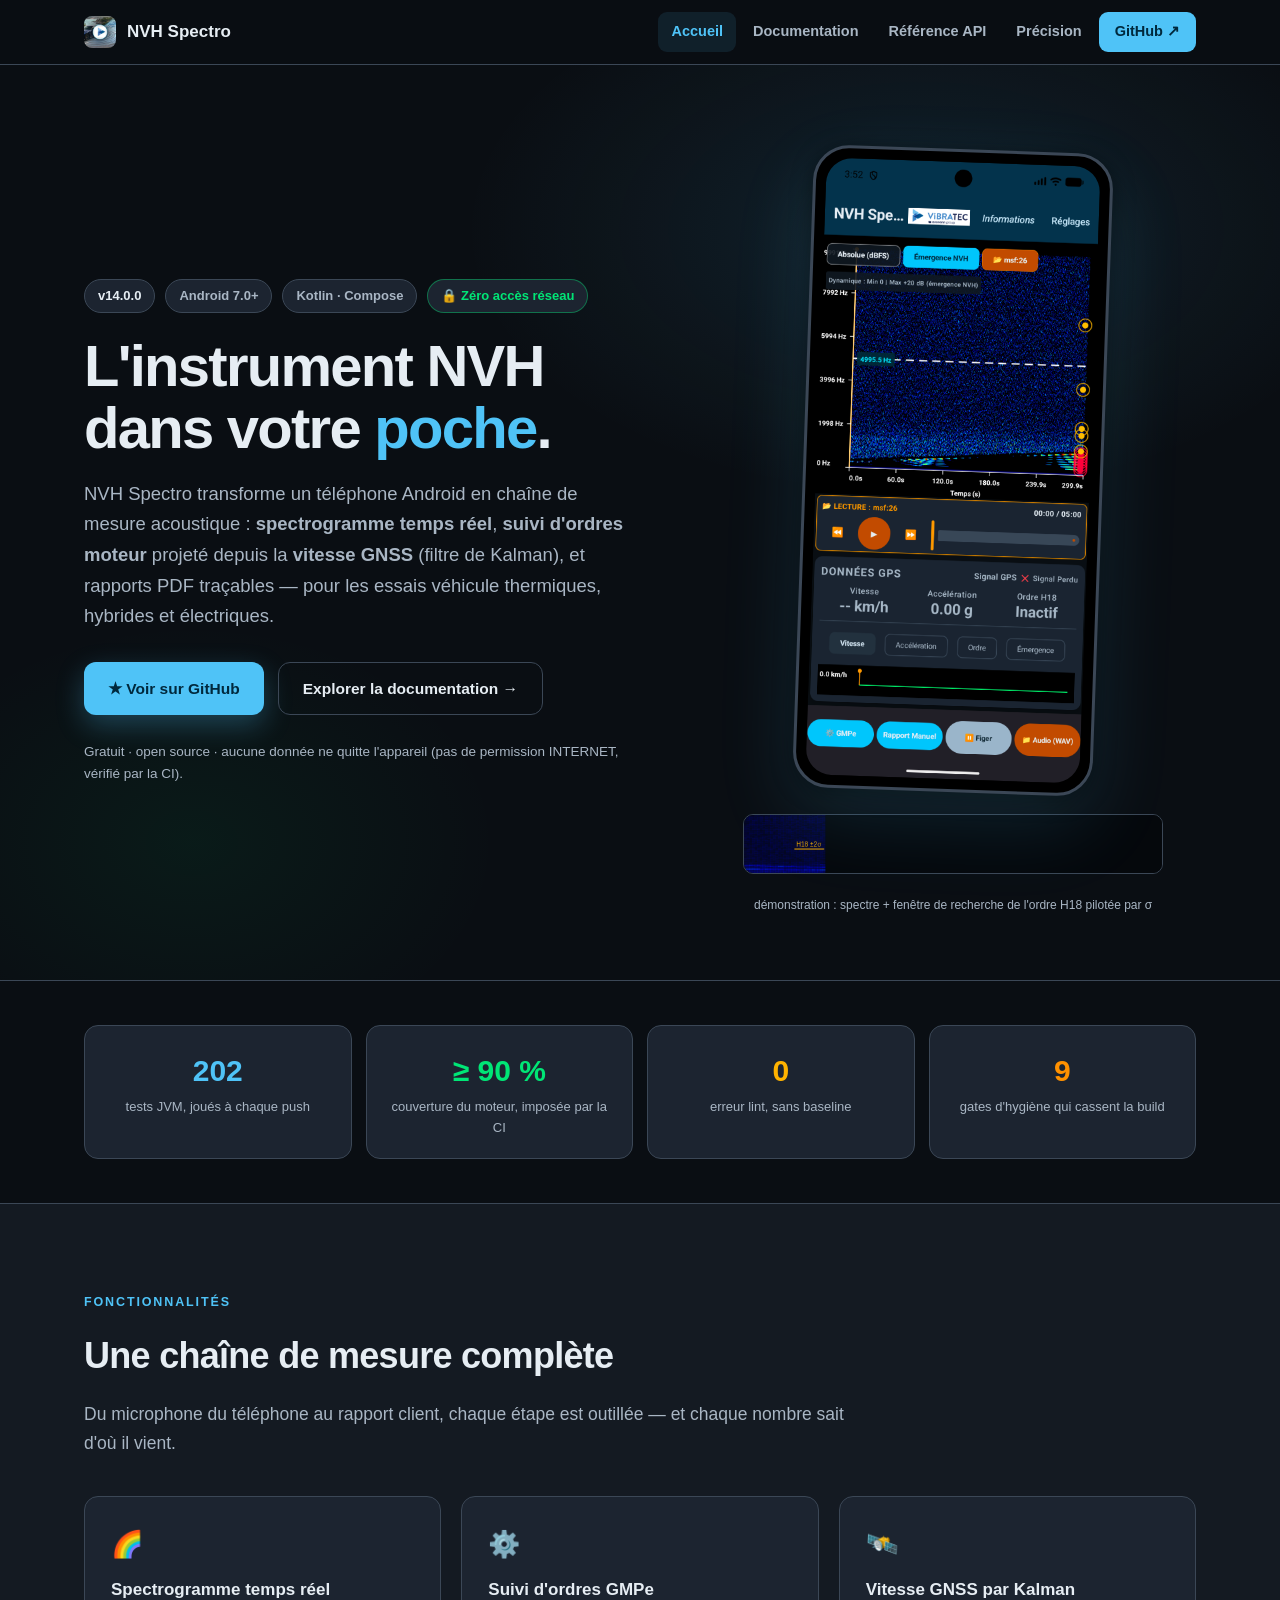
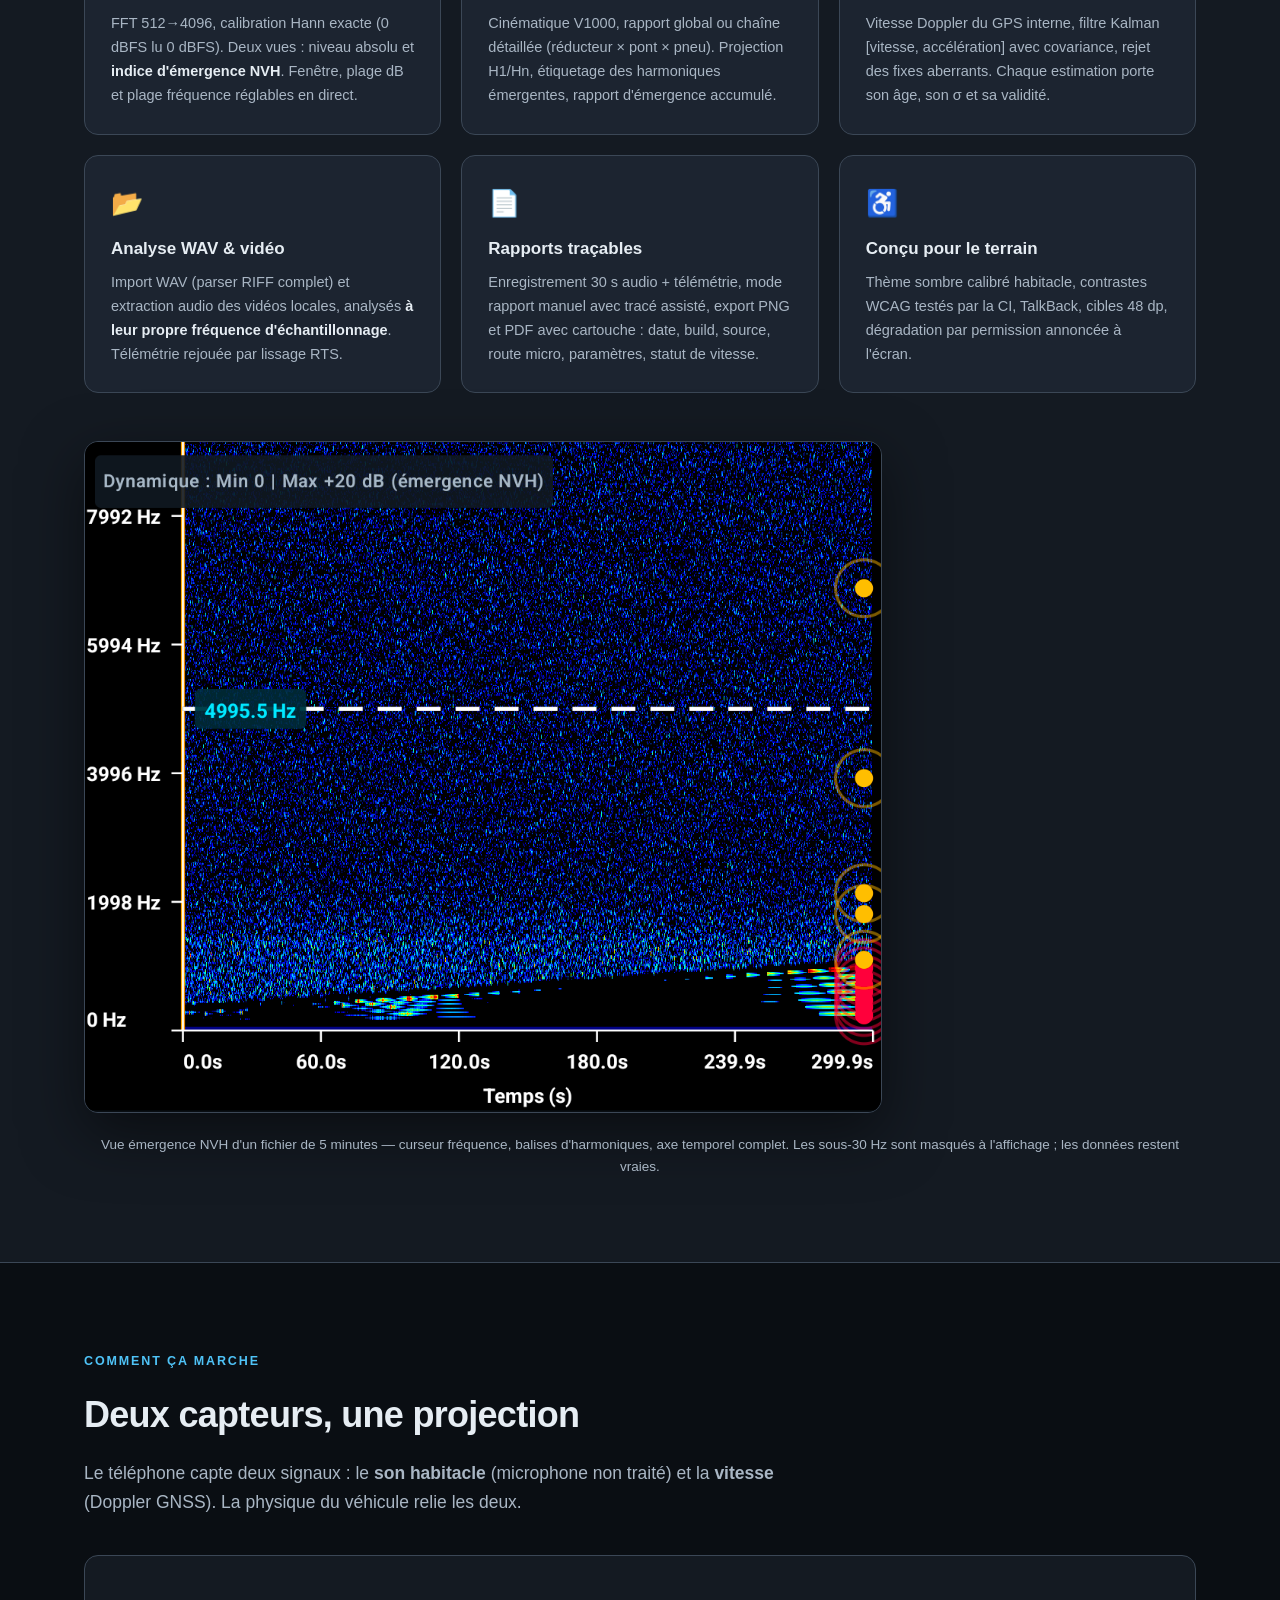
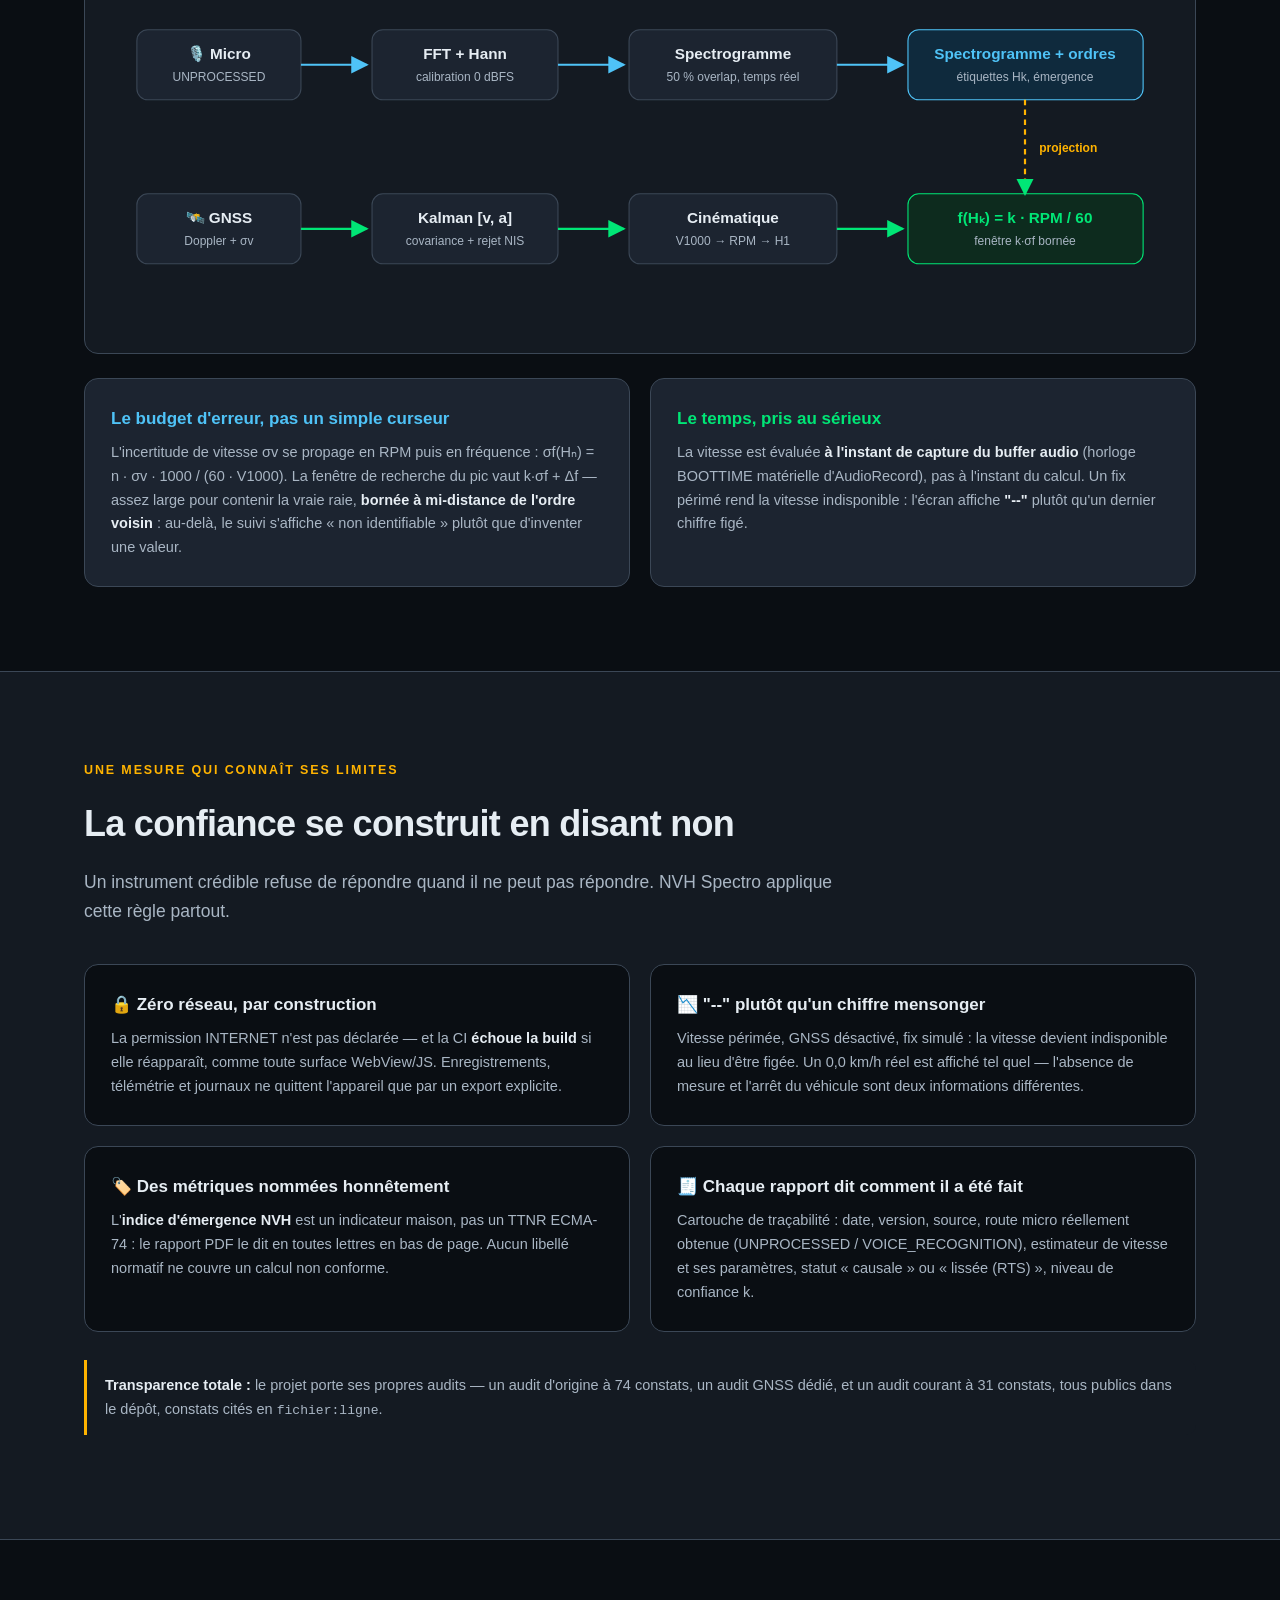
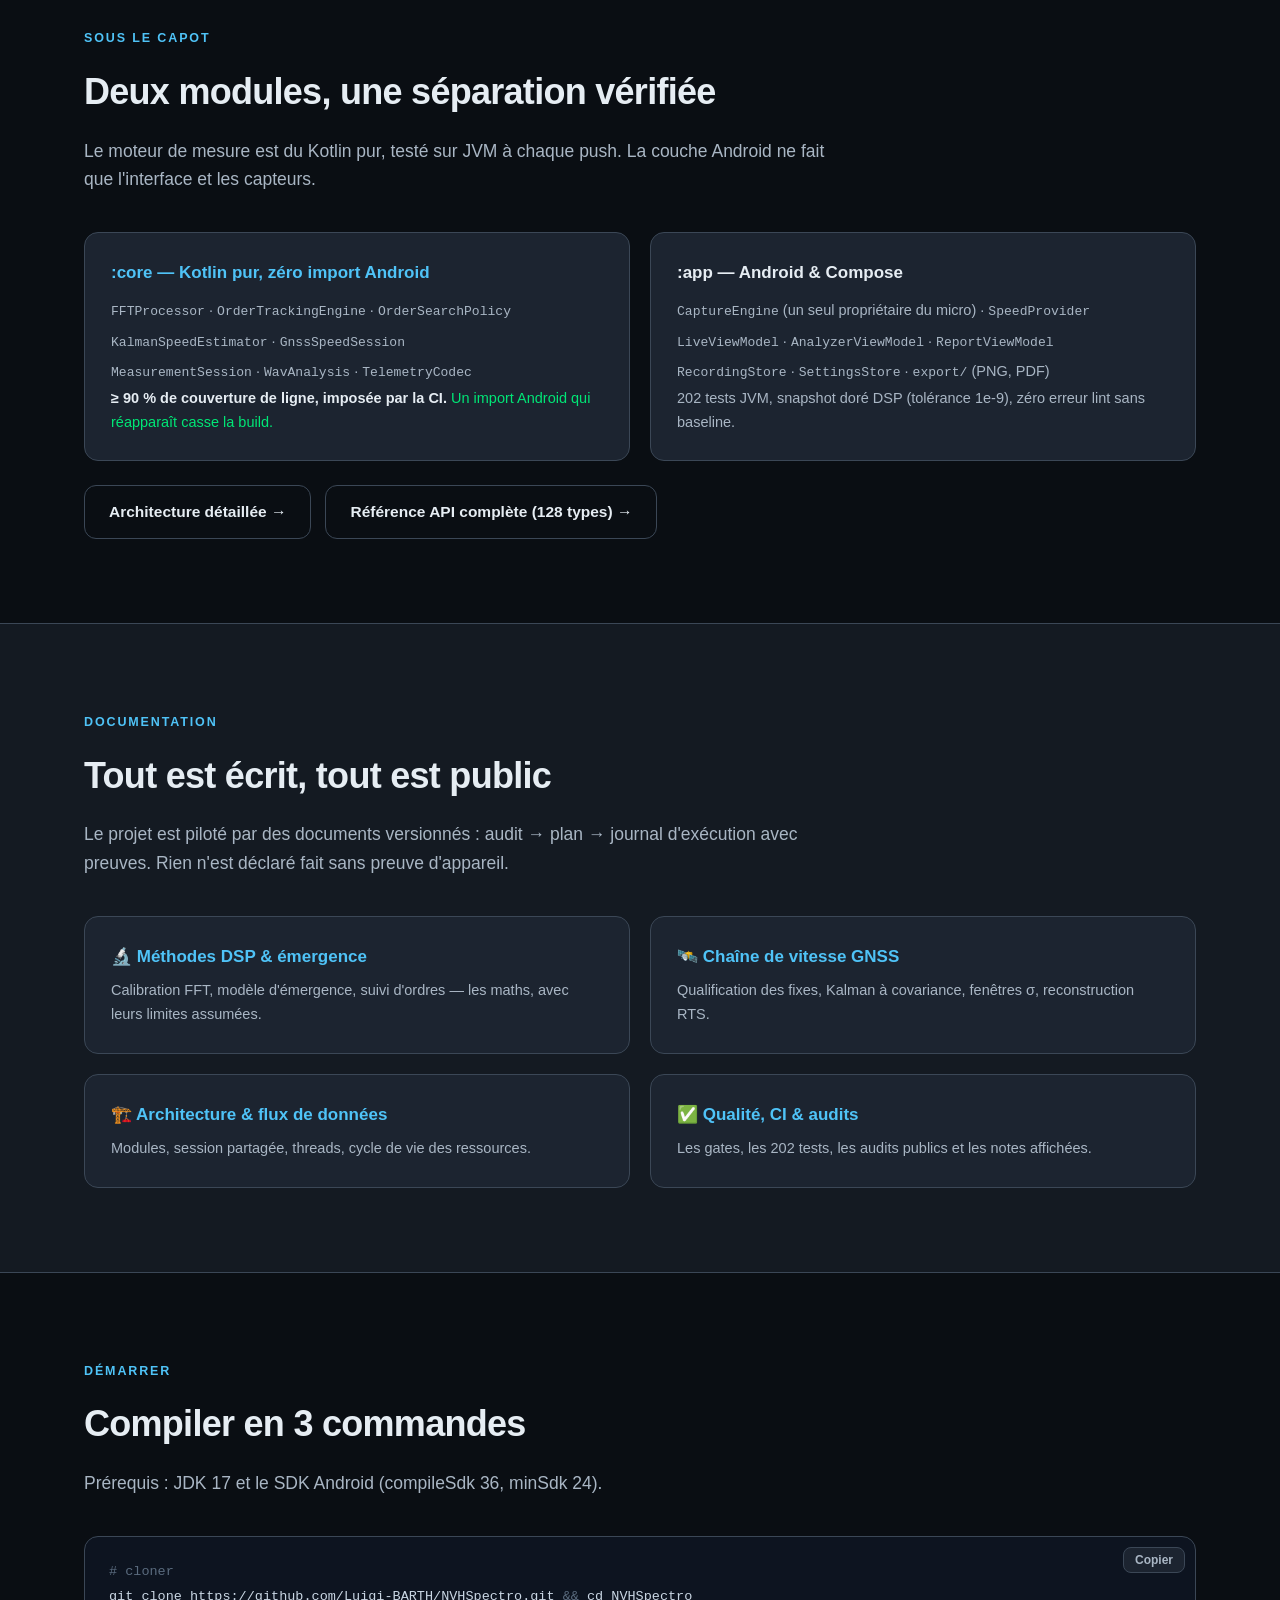
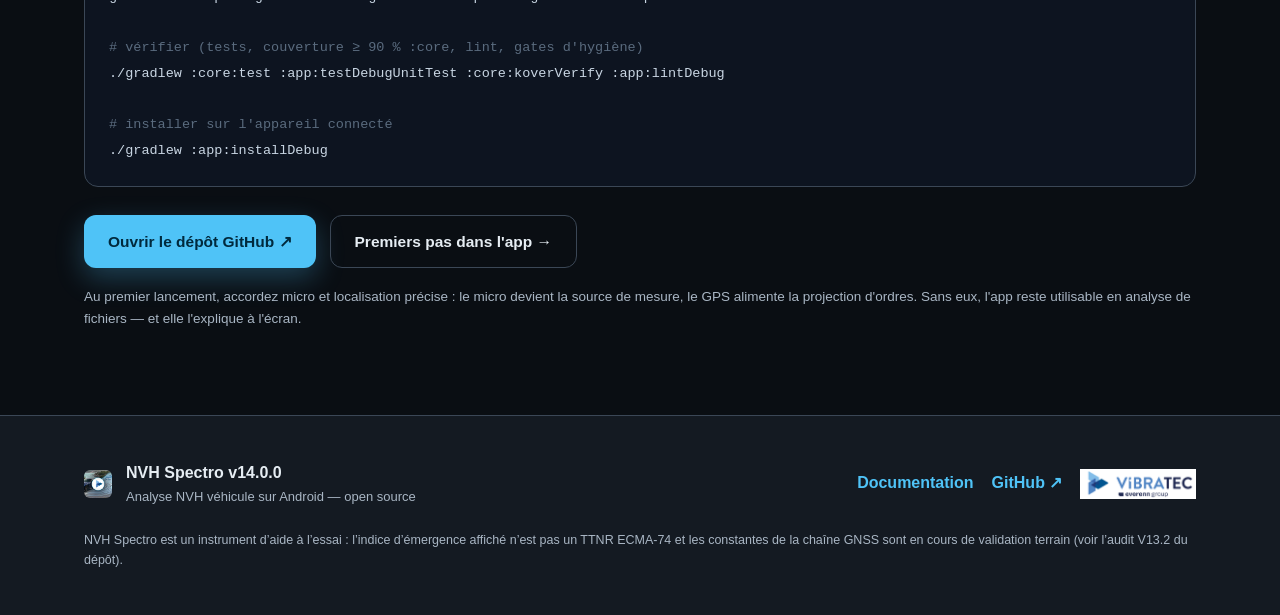
<file: site/index.html>
<!DOCTYPE html>
<html lang="fr">
<head>
<meta charset="UTF-8">
<meta name="viewport" content="width=device-width, initial-scale=1.0">
<title>NVH Spectro — L'instrument NVH dans votre poche</title>
<meta name="description" content="NVH Spectro transforme un téléphone Android en chaîne de mesure NVH : spectrogramme temps réel, suivi d'ordres moteur, vitesse GNSS par Kalman, rapports PDF traçables. 100 % hors ligne.">
<meta property="og:title" content="NVH Spectro — l'instrument NVH dans votre poche">
<meta property="og:description" content="Spectrogramme temps réel, suivi d'ordres, GNSS Kalman, rapports traçables. Un instrument NVH Android, 100 % hors ligne.">
<meta property="og:image" content="https://luigi-barth.github.io/NVHSpectro/assets/capture-ecran-telephone.png">
<meta property="og:url" content="https://luigi-barth.github.io/NVHSpectro/">
<meta property="og:type" content="website">
<meta property="og:site_name" content="NVH Spectro">
<link rel="canonical" href="https://luigi-barth.github.io/NVHSpectro/">
<link rel="icon" type="image/webp" href="assets/icon.webp">
<link rel="stylesheet" href="assets/site.css">
</head>
<body data-root=".">
<div id="nav-slot"></div>

<!-- ======================= HERO ======================= -->
<header class="hero">
  <div class="hero-bg"></div>
  <div class="wrap hero-grid">
    <div>
      <div class="badges">
        <span class="badge"><b>v14.0.0</b></span>
        <span class="badge">Android 7.0+</span>
        <span class="badge">Kotlin · Compose</span>
        <span class="badge badge-good">🔒 Zéro accès réseau</span>
      </div>
      <h1>L'instrument NVH<br>dans votre <span class="hl">poche</span>.</h1>
      <p class="sub">NVH Spectro transforme un téléphone Android en chaîne de mesure acoustique :
        <b>spectrogramme temps réel</b>, <b>suivi d'ordres moteur</b> projeté depuis la
        <b>vitesse GNSS</b> (filtre de Kalman), et rapports PDF traçables — pour les essais
        véhicule thermiques, hybrides et électriques.</p>
      <div style="display:flex;gap:14px;flex-wrap:wrap">
        <a class="btn btn-primary" data-repo-link href="https://github.com/Luigi-BARTH/NVHSpectro">★ Voir sur GitHub</a>
        <a class="btn btn-ghost" href="docs/index.html">Explorer la documentation →</a>
      </div>
      <p style="margin-top:26px;font-size:13.5px;color:var(--muted)">
        Gratuit · open source · aucune donnée ne quitte l'appareil (pas de permission INTERNET, vérifié par la CI).
      </p>
    </div>
    <div style="display:flex;flex-direction:column;align-items:center;gap:22px">
      <div class="phone"><img src="assets/capture-ecran-telephone.png" alt="Capture d'écran NVH Spectro : spectrogramme, lecture WAV, données GPS et suivi d'ordre H18"></div>
      <canvas id="hero-fft" width="640" height="90" style="width:100%;max-width:420px;border-radius:10px;border:1px solid var(--outline);background:#05080C" aria-label="Démonstration animée d'un spectre avec suivi d'ordre"></canvas>
      <div style="font-size:12px;color:var(--muted)">démonstration : spectre + fenêtre de recherche de l'ordre H18 pilotée par σ</div>
    </div>
  </div>
</header>

<!-- ======================= PROOF STRIP ======================= -->
<section class="block" style="padding:44px 0">
  <div class="wrap cards c2" style="grid-template-columns:repeat(4,1fr);gap:14px" id="proof">
    <div class="card reveal" style="text-align:center;padding:20px"><div style="font-size:30px;font-weight:800;color:var(--primary)">202</div><div style="font-size:13px;color:var(--muted)">tests JVM, joués à chaque push</div></div>
    <div class="card reveal" style="text-align:center;padding:20px"><div style="font-size:30px;font-weight:800;color:var(--good)">≥ 90 %</div><div style="font-size:13px;color:var(--muted)">couverture du moteur, imposée par la CI</div></div>
    <div class="card reveal" style="text-align:center;padding:20px"><div style="font-size:30px;font-weight:800;color:var(--warn)">0</div><div style="font-size:13px;color:var(--muted)">erreur lint, sans baseline</div></div>
    <div class="card reveal" style="text-align:center;padding:20px"><div style="font-size:30px;font-weight:800;color:var(--accent)">9</div><div style="font-size:13px;color:var(--muted)">gates d'hygiène qui cassent la build</div></div>
  </div>
</section>

<!-- ======================= FEATURES ======================= -->
<section class="block alt" id="features">
  <div class="wrap">
    <span class="kicker reveal">Fonctionnalités</span>
    <h2 class="reveal">Une chaîne de mesure complète</h2>
    <p class="lead reveal">Du microphone du téléphone au rapport client, chaque étape est outillée — et chaque nombre sait d'où il vient.</p>
    <div class="cards c3">
      <div class="card reveal"><span class="ico">🌈</span><h3>Spectrogramme temps réel</h3><p>FFT 512→4096, calibration Hann exacte (0 dBFS lu 0 dBFS). Deux vues : niveau absolu et <b>indice d'émergence NVH</b>. Fenêtre, plage dB et plage fréquence réglables en direct.</p></div>
      <div class="card reveal"><span class="ico">⚙️</span><h3>Suivi d'ordres GMPe</h3><p>Cinématique V1000, rapport global ou chaîne détaillée (réducteur × pont × pneu). Projection H1/Hn, étiquetage des harmoniques émergentes, rapport d'émergence accumulé.</p></div>
      <div class="card reveal"><span class="ico">🛰️</span><h3>Vitesse GNSS par Kalman</h3><p>Vitesse Doppler du GPS interne, filtre Kalman [vitesse, accélération] avec covariance, rejet des fixes aberrants. Chaque estimation porte son âge, son σ et sa validité.</p></div>
      <div class="card reveal"><span class="ico">📂</span><h3>Analyse WAV & vidéo</h3><p>Import WAV (parser RIFF complet) et extraction audio des vidéos locales, analysés <b>à leur propre fréquence d'échantillonnage</b>. Télémétrie rejouée par lissage RTS.</p></div>
      <div class="card reveal"><span class="ico">📄</span><h3>Rapports traçables</h3><p>Enregistrement 30 s audio + télémétrie, mode rapport manuel avec tracé assisté, export PNG et PDF avec cartouche : date, build, source, route micro, paramètres, statut de vitesse.</p></div>
      <div class="card reveal"><span class="ico">♿</span><h3>Conçu pour le terrain</h3><p>Thème sombre calibré habitacle, contrastes WCAG testés par la CI, TalkBack, cibles 48 dp, dégradation par permission annoncée à l'écran.</p></div>
    </div>
    <figure class="shot reveal">
      <img src="assets/capture-spectrogramme.png" alt="Spectrogramme complet d'un fichier de 5 minutes en mode émergence NVH">
      <figcaption>Vue émergence NVH d'un fichier de 5 minutes — curseur fréquence, balises d'harmoniques, axe temporel complet. Les sous-30 Hz sont masqués à l'affichage ; les données restent vraies.</figcaption>
    </figure>
  </div>
</section>

<!-- ======================= HOW IT WORKS ======================= -->
<section class="block" id="how">
  <div class="wrap">
    <span class="kicker reveal">Comment ça marche</span>
    <h2 class="reveal">Deux capteurs, une projection</h2>
    <p class="lead reveal">Le téléphone capte deux signaux : le <b>son habitacle</b> (microphone non traité) et la <b>vitesse</b> (Doppler GNSS). La physique du véhicule relie les deux.</p>
    <div class="diagram reveal">
      <svg viewBox="0 0 960 300" width="100%" style="min-width:760px" role="img" aria-label="Chaîne de mesure : micro vers FFT vers spectrogramme ; GNSS vers Kalman vers cinématique vers projection d'ordres">
        <defs>
          <marker id="ar" markerWidth="8" markerHeight="8" refX="7" refY="4" orient="auto"><path d="M0,0 L8,4 L0,8 z" fill="#4FC3F7"/></marker>
          <marker id="ar2" markerWidth="8" markerHeight="8" refX="7" refY="4" orient="auto"><path d="M0,0 L8,4 L0,8 z" fill="#00E676"/></marker>
        </defs>
        <g font-family="Inter,sans-serif">
          <rect x="20" y="40" width="150" height="64" rx="10" fill="#1C2430" stroke="#3B4756"/>
          <text x="95" y="67" fill="#E6EDF3" font-size="14" font-weight="700" text-anchor="middle">🎙️ Micro</text>
          <text x="95" y="87" fill="#A9B6C4" font-size="11" text-anchor="middle">UNPROCESSED</text>
          <line x1="170" y1="72" x2="230" y2="72" stroke="#4FC3F7" stroke-width="2" marker-end="url(#ar)"/>
          <rect x="235" y="40" width="170" height="64" rx="10" fill="#1C2430" stroke="#3B4756"/>
          <text x="320" y="67" fill="#E6EDF3" font-size="14" font-weight="700" text-anchor="middle">FFT + Hann</text>
          <text x="320" y="87" fill="#A9B6C4" font-size="11" text-anchor="middle">calibration 0 dBFS</text>
          <line x1="405" y1="72" x2="465" y2="72" stroke="#4FC3F7" stroke-width="2" marker-end="url(#ar)"/>
          <rect x="470" y="40" width="190" height="64" rx="10" fill="#1C2430" stroke="#3B4756"/>
          <text x="565" y="67" fill="#E6EDF3" font-size="14" font-weight="700" text-anchor="middle">Spectrogramme</text>
          <text x="565" y="87" fill="#A9B6C4" font-size="11" text-anchor="middle">50 % overlap, temps réel</text>
          <line x1="660" y1="72" x2="720" y2="72" stroke="#4FC3F7" stroke-width="2" marker-end="url(#ar)"/>
          <rect x="725" y="40" width="215" height="64" rx="10" fill="#0F2A3D" stroke="#4FC3F7"/>
          <text x="832" y="67" fill="#4FC3F7" font-size="14" font-weight="700" text-anchor="middle">Spectrogramme + ordres</text>
          <text x="832" y="87" fill="#A9B6C4" font-size="11" text-anchor="middle">étiquettes Hk, émergence</text>
          <rect x="20" y="190" width="150" height="64" rx="10" fill="#1C2430" stroke="#3B4756"/>
          <text x="95" y="217" fill="#E6EDF3" font-size="14" font-weight="700" text-anchor="middle">🛰️ GNSS</text>
          <text x="95" y="237" fill="#A9B6C4" font-size="11" text-anchor="middle">Doppler + σv</text>
          <line x1="170" y1="222" x2="230" y2="222" stroke="#00E676" stroke-width="2" marker-end="url(#ar2)"/>
          <rect x="235" y="190" width="170" height="64" rx="10" fill="#1C2430" stroke="#3B4756"/>
          <text x="320" y="217" fill="#E6EDF3" font-size="14" font-weight="700" text-anchor="middle">Kalman [v, a]</text>
          <text x="320" y="237" fill="#A9B6C4" font-size="11" text-anchor="middle">covariance + rejet NIS</text>
          <line x1="405" y1="222" x2="465" y2="222" stroke="#00E676" stroke-width="2" marker-end="url(#ar2)"/>
          <rect x="470" y="190" width="190" height="64" rx="10" fill="#1C2430" stroke="#3B4756"/>
          <text x="565" y="217" fill="#E6EDF3" font-size="14" font-weight="700" text-anchor="middle">Cinématique</text>
          <text x="565" y="237" fill="#A9B6C4" font-size="11" text-anchor="middle">V1000 → RPM → H1</text>
          <line x1="660" y1="222" x2="720" y2="222" stroke="#00E676" stroke-width="2" marker-end="url(#ar2)"/>
          <rect x="725" y="190" width="215" height="64" rx="10" fill="#0D2B1E" stroke="#00E676"/>
          <text x="832" y="217" fill="#00E676" font-size="14" font-weight="700" text-anchor="middle">f(Hₖ) = k · RPM / 60</text>
          <text x="832" y="237" fill="#A9B6C4" font-size="11" text-anchor="middle">fenêtre k·σf bornée</text>
          <path d="M 832 104 L 832 190" stroke="#FFB300" stroke-width="2" stroke-dasharray="5 4" marker-end="url(#ar2)"/>
          <text x="845" y="152" fill="#FFB300" font-size="11" font-weight="600">projection</text>
        </g>
      </svg>
    </div>
    <div class="cards c2">
      <div class="card reveal"><h3 style="color:var(--primary)">Le budget d'erreur, pas un simple curseur</h3><p>L'incertitude de vitesse σv se propage en RPM puis en fréquence : σf(Hₙ) = n · σv · 1000 / (60 · V1000). La fenêtre de recherche du pic vaut k·σf + Δf — assez large pour contenir la vraie raie, <b>bornée à mi-distance de l'ordre voisin</b> : au-delà, le suivi s'affiche « non identifiable » plutôt que d'inventer une valeur.</p></div>
      <div class="card reveal"><h3 style="color:var(--good)">Le temps, pris au sérieux</h3><p>La vitesse est évaluée <b>à l'instant de capture du buffer audio</b> (horloge BOOTTIME matérielle d'AudioRecord), pas à l'instant du calcul. Un fix périmé rend la vitesse indisponible : l'écran affiche <b>"--"</b> plutôt qu'un dernier chiffre figé.</p></div>
    </div>
  </div>
</section>

<!-- ======================= HONESTY ======================= -->
<section class="block alt" id="honest">
  <div class="wrap">
    <span class="kicker warn reveal">Une mesure qui connaît ses limites</span>
    <h2 class="reveal">La confiance se construit en disant non</h2>
    <p class="lead reveal">Un instrument crédible refuse de répondre quand il ne peut pas répondre. NVH Spectro applique cette règle partout.</p>
    <div class="cards c2">
      <div class="card reveal" style="background:var(--bg)"><h3>🔒 Zéro réseau, par construction</h3><p>La permission INTERNET n'est pas déclarée — et la CI <b>échoue la build</b> si elle réapparaît, comme toute surface WebView/JS. Enregistrements, télémétrie et journaux ne quittent l'appareil que par un export explicite.</p></div>
      <div class="card reveal" style="background:var(--bg)"><h3>📉 "--" plutôt qu'un chiffre mensonger</h3><p>Vitesse périmée, GNSS désactivé, fix simulé : la vitesse devient indisponible au lieu d'être figée. Un 0,0 km/h réel est affiché tel quel — l'absence de mesure et l'arrêt du véhicule sont deux informations différentes.</p></div>
      <div class="card reveal" style="background:var(--bg)"><h3>🏷️ Des métriques nommées honnêtement</h3><p>L'<b>indice d'émergence NVH</b> est un indicateur maison, pas un TTNR ECMA-74 : le rapport PDF le dit en toutes lettres en bas de page. Aucun libellé normatif ne couvre un calcul non conforme.</p></div>
      <div class="card reveal" style="background:var(--bg)"><h3>🧾 Chaque rapport dit comment il a été fait</h3><p>Cartouche de traçabilité : date, version, source, route micro réellement obtenue (UNPROCESSED / VOICE_RECOGNITION), estimateur de vitesse et ses paramètres, statut « causale » ou « lissée (RTS) », niveau de confiance k.</p></div>
    </div>
    <div class="callout warn reveal" style="margin-top:28px">
      <b>Transparence totale :</b> le projet porte ses propres audits — un audit d'origine à 74 constats, un audit GNSS dédié, et un audit courant à 31 constats, tous publics dans le dépôt, constats cités en <code>fichier:ligne</code>.
    </div>
  </div>
</section>

<!-- ======================= ARCHITECTURE ======================= -->
<section class="block" id="arch">
  <div class="wrap">
    <span class="kicker reveal">Sous le capot</span>
    <h2 class="reveal">Deux modules, une séparation vérifiée</h2>
    <p class="lead reveal">Le moteur de mesure est du Kotlin pur, testé sur JVM à chaque push. La couche Android ne fait que l'interface et les capteurs.</p>
    <div class="cards c2">
      <div class="card reveal">
        <h3 style="color:var(--primary)">:core — Kotlin pur, zéro import Android</h3>
        <p style="line-height:2.1"><code>FFTProcessor</code> · <code>OrderTrackingEngine</code> · <code>OrderSearchPolicy</code><br><code>KalmanSpeedEstimator</code> · <code>GnssSpeedSession</code><br><code>MeasurementSession</code> · <code>WavAnalysis</code> · <code>TelemetryCodec</code></p>
        <p style="color:var(--good)"><b>≥ 90 % de couverture de ligne, imposée par la CI.</b> Un import Android qui réapparaît casse la build.</p>
      </div>
      <div class="card reveal">
        <h3>:app — Android & Compose</h3>
        <p style="line-height:2.1"><code>CaptureEngine</code> (un seul propriétaire du micro) · <code>SpeedProvider</code><br><code>LiveViewModel</code> · <code>AnalyzerViewModel</code> · <code>ReportViewModel</code><br><code>RecordingStore</code> · <code>SettingsStore</code> · <code>export/</code> (PNG, PDF)</p>
        <p>202 tests JVM, snapshot doré DSP (tolérance 1e-9), zéro erreur lint sans baseline.</p>
      </div>
    </div>
    <div style="margin-top:24px;display:flex;gap:14px;flex-wrap:wrap">
      <a class="btn btn-ghost" href="docs/architecture.html">Architecture détaillée →</a>
      <a class="btn btn-ghost" href="docs/reference.html">Référence API complète (128 types) →</a>
    </div>
  </div>
</section>

<!-- ======================= DOCS PREVIEW ======================= -->
<section class="block alt" id="docs-preview">
  <div class="wrap">
    <span class="kicker reveal">Documentation</span>
    <h2 class="reveal">Tout est écrit, tout est public</h2>
    <p class="lead reveal">Le projet est piloté par des documents versionnés : audit → plan → journal d'exécution avec preuves. Rien n'est déclaré fait sans preuve d'appareil.</p>
    <div class="cards c2">
      <a class="card reveal" href="docs/dsp.html" style="display:block"><h3>🔬 Méthodes DSP & émergence</h3><p>Calibration FFT, modèle d'émergence, suivi d'ordres — les maths, avec leurs limites assumées.</p></a>
      <a class="card reveal" href="docs/gnss.html" style="display:block"><h3>🛰️ Chaîne de vitesse GNSS</h3><p>Qualification des fixes, Kalman à covariance, fenêtres σ, reconstruction RTS.</p></a>
      <a class="card reveal" href="docs/architecture.html" style="display:block"><h3>🏗️ Architecture & flux de données</h3><p>Modules, session partagée, threads, cycle de vie des ressources.</p></a>
      <a class="card reveal" href="docs/quality.html" style="display:block"><h3>✅ Qualité, CI & audits</h3><p>Les gates, les 202 tests, les audits publics et les notes affichées.</p></a>
    </div>
  </div>
</section>

<!-- ======================= START ======================= -->
<section class="block" id="start">
  <div class="wrap">
    <span class="kicker reveal">Démarrer</span>
    <h2 class="reveal">Compiler en 3 commandes</h2>
    <p class="lead reveal">Prérequis : JDK 17 et le SDK Android (compileSdk 36, minSdk 24).</p>
    <div class="codebox reveal"><pre><span class="cm"># cloner</span>
git clone <span data-repo-clone>https://github.com/Luigi-BARTH/NVHSpectro.git</span> <span class="cm">&amp;&amp;</span> cd NVHSpectro

<span class="cm"># vérifier (tests, couverture ≥ 90 % :core, lint, gates d'hygiène)</span>
./gradlew :core:test :app:testDebugUnitTest :core:koverVerify :app:lintDebug

<span class="cm"># installer sur l'appareil connecté</span>
./gradlew :app:installDebug</pre></div>
    <div style="display:flex;gap:14px;flex-wrap:wrap;margin-top:28px">
      <a class="btn btn-primary" data-repo-link href="https://github.com/Luigi-BARTH/NVHSpectro">Ouvrir le dépôt GitHub ↗</a>
      <a class="btn btn-ghost" href="docs/index.html">Premiers pas dans l'app →</a>
    </div>
    <p style="margin-top:18px;color:var(--muted);font-size:13.5px">Au premier lancement, accordez micro et localisation précise : le micro devient la source de mesure, le GPS alimente la projection d'ordres. Sans eux, l'app reste utilisable en analyse de fichiers — et elle l'explique à l'écran.</p>
  </div>
</section>

<script src="assets/site.js"></script>
<script>
/* -------- hero : spectre animé + fenêtre de recherche H18 pilotée par σ -------- */
(function(){
  var c=document.getElementById('hero-fft');if(!c)return;
  var ctx=c.getContext('2d'),W=c.width,H=c.height;
  var cols=[],maxCols=160,h1=52,phase=0,drift=0.35;
  function speed(){return 62+14*Math.sin(phase*0.017);}
  function col(){
    var v=speed(),rpm=v*100, h1f=rpm/60, noise=[];
    var a=new Uint8Array(64);
    for(var i=0;i<64;i++){
      var f=i/64*5000;
      var n=8+Math.random()*10+(f<900?14*(1-f/900):0);
      for(var k=1;k<=6;k++){
        var fk=k*h1f;
        if(Math.abs(f-fk)<40)n+=26*Math.exp(-Math.pow((f-fk)/16,2))*(k===1?1.25:1);
      }
      a[i]=Math.min(255,n*2.1);
    }
    return a;
  }
  function jet(t){
    t=Math.min(1,Math.max(0,t));
    if(t<0.35)return[0,0,Math.round(140+t/0.35*115)];
    if(t<0.6){var u=(t-0.35)/0.25;return[0,Math.round(u*230),Math.round(255-u*30)];}
    if(t<0.85){var u2=(t-0.6)/0.25;return[0,Math.round(230-u2*0),0];}
    var u3=(t-0.85)/0.15;return[Math.round(u3*255),Math.round(255*(1-u3)),0];
  }
  function draw(){
    phase++;
    cols.push(col());
    if(cols.length>maxCols)cols.shift();
    ctx.fillStyle='#05080C';ctx.fillRect(0,0,W,H);
    var cw=W/maxCols,bh=H/64;
    for(var x=0;x<cols.length;x++){
      for(var y=0;y<64;y++){
        var v=cols[x][63-y]/255;
        if(v<0.06)continue;
        var rgb=jet(v);
        ctx.fillStyle='rgba('+rgb[0]+','+rgb[1]+','+rgb[2]+','+Math.min(1,v*1.6)+')';
        ctx.fillRect(x*cw,y*bh,cw+0.5,bh+0.5);
      }
    }
    var v=speed(),rpm=v*100,h1f=rpm/60,t18=18*h1f,y18=H-(t18/5000)*H;
    var sigma=2+1.4*Math.sin(phase*0.05);
    var yTop=H-((t18+sigma*2)/5000)*H,yBot=H-((t18-sigma*2)/5000)*H;
    ctx.strokeStyle='rgba(255,179,0,.85)';ctx.lineWidth=1.5;
    ctx.strokeRect(cols.length*cw-46,yTop,44,yBot-yTop);
    ctx.fillStyle='rgba(255,179,0,.95)';ctx.font='10px Inter,sans-serif';
    ctx.fillText('H18 ±2σ',cols.length*cw-44,yTop-4);
    requestAnimationFrame(function(){setTimeout(draw,50);});
  }
  if(!window.matchMedia('(prefers-reduced-motion: reduce)').matches)draw();
})();
</script>
</body>
</html>
</file>
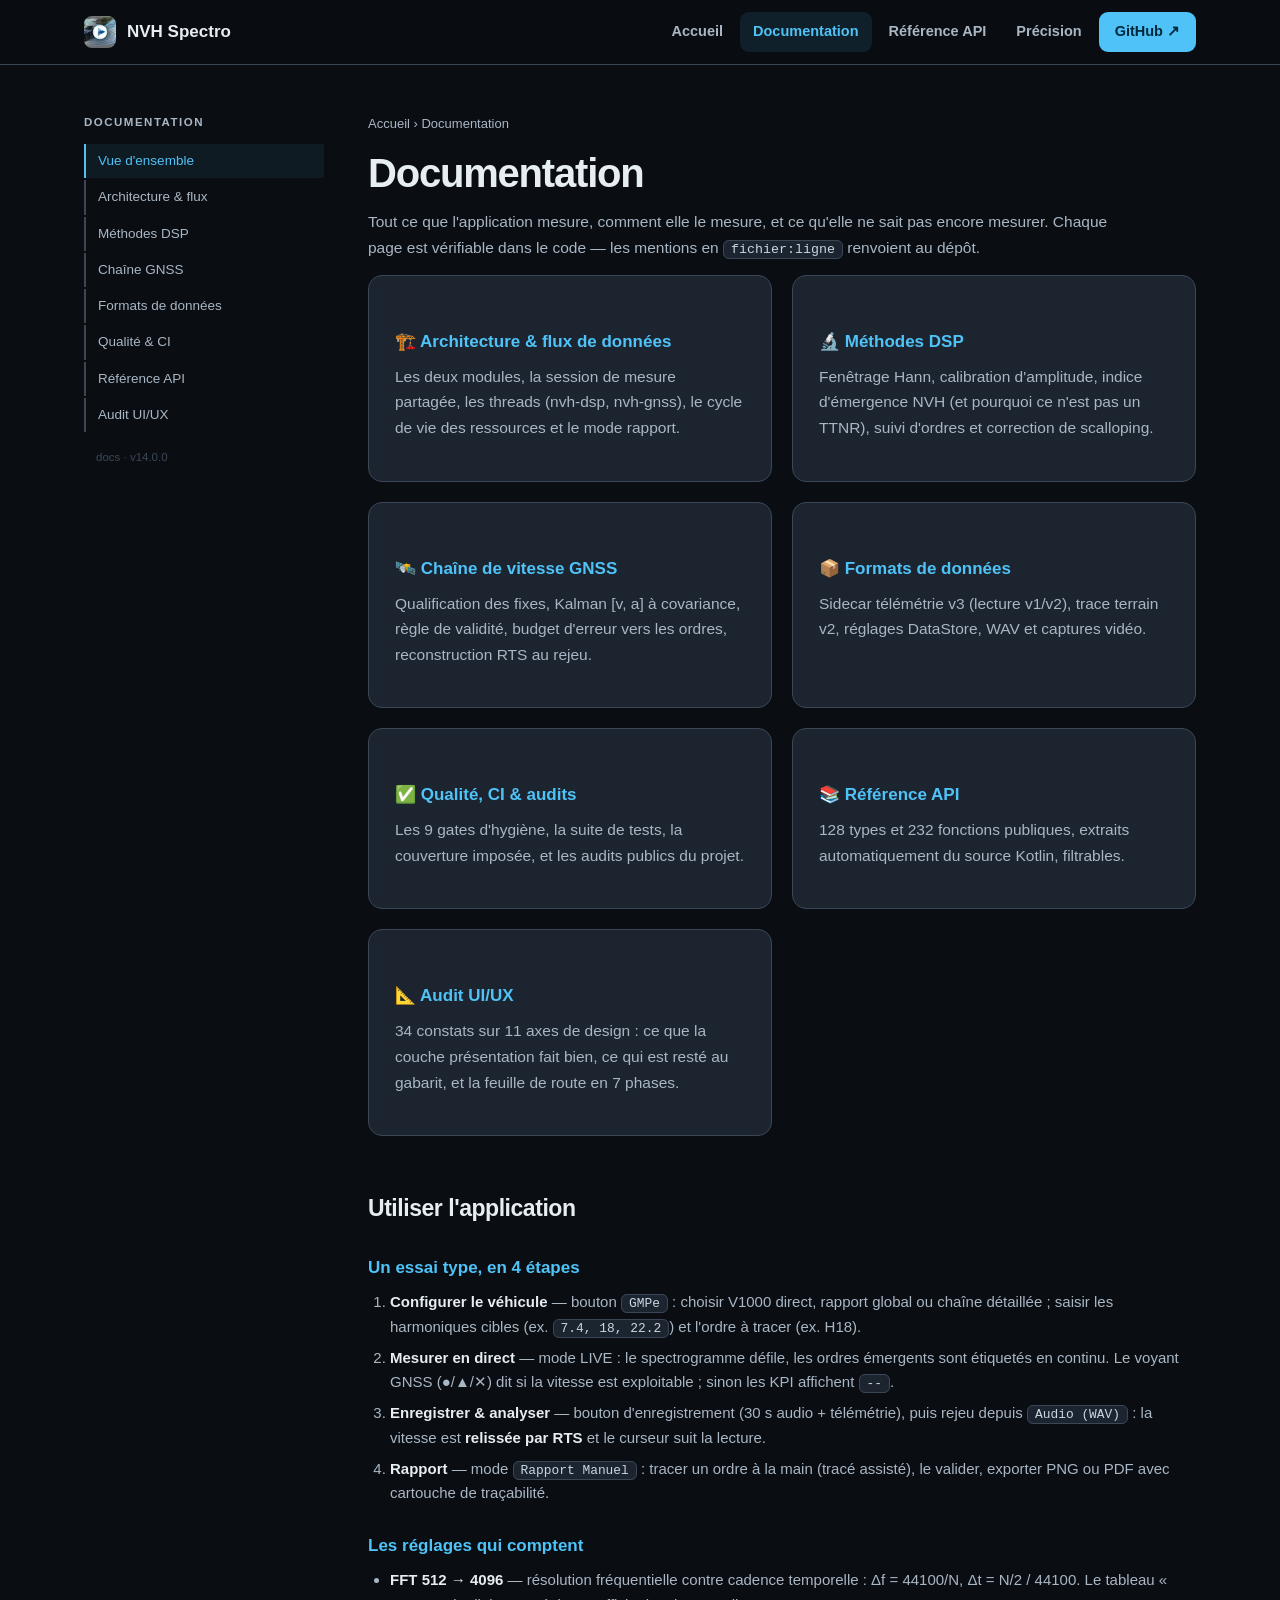
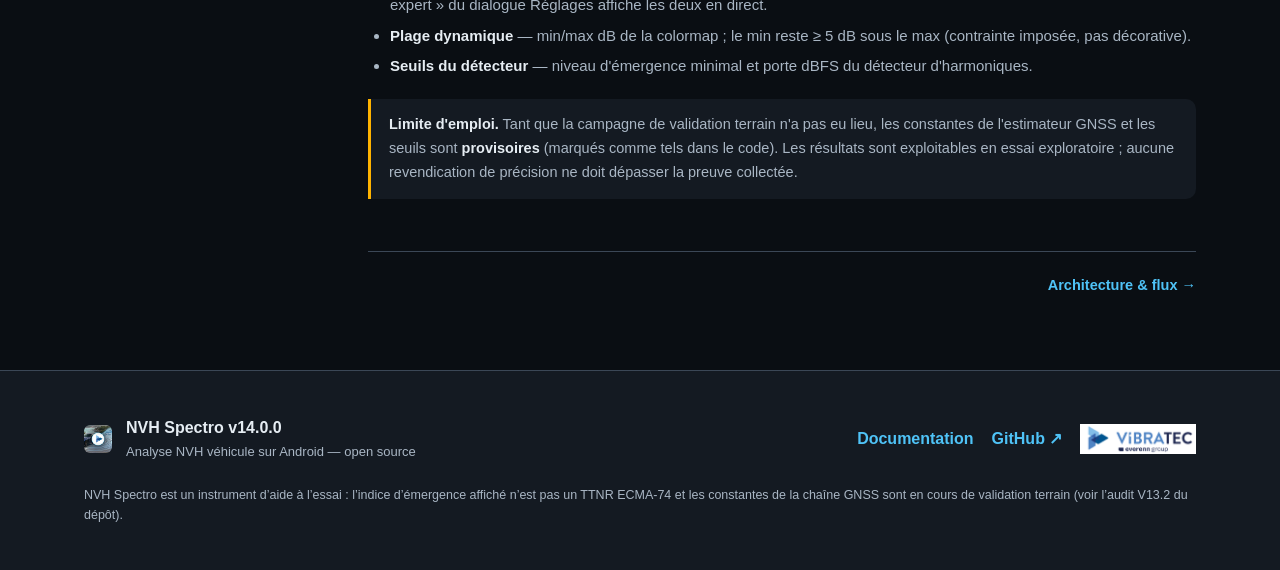
<file: site/docs/index.html>
<!DOCTYPE html>
<html lang="fr">
<head>
<meta charset="UTF-8">
<meta name="viewport" content="width=device-width, initial-scale=1.0">
<title>Documentation — NVH Spectro</title>
<meta name="description" content="Documentation complète de NVH Spectro : architecture, méthodes DSP, chaîne GNSS, formats de données, qualité et référence API.">
<link rel="icon" type="image/webp" href="../assets/icon.webp">
<link rel="stylesheet" href="../assets/site.css">
</head>
<body data-root="..">
<div id="nav-slot"></div>
<main class="docs-main"><div class="wrap docs-grid">
<aside class="docs-toc">
  <div class="toc-title">Documentation</div>
  <a class="toc-link active" href="index.html">Vue d'ensemble</a>
  <a class="toc-link" href="architecture.html">Architecture & flux</a>
  <a class="toc-link" href="dsp.html">Méthodes DSP</a>
  <a class="toc-link" href="gnss.html">Chaîne GNSS</a>
  <a class="toc-link" href="data-formats.html">Formats de données</a>
  <a class="toc-link" href="quality.html">Qualité & CI</a>
  <a class="toc-link" href="reference.html">Référence API</a>
  <a class="toc-link" href="ui-ux-audit.html">Audit UI/UX</a>
  <div class="toc-stats">docs · v14.0.0</div>
</aside>
<article class="docs-content">
<nav class="crumbs"><a href="../index.html">Accueil</a> › Documentation</nav>
<h1>Documentation</h1>
<p class="lead">Tout ce que l'application mesure, comment elle le mesure, et ce qu'elle ne sait pas encore mesurer. Chaque page est vérifiable dans le code — les mentions en <code>fichier:ligne</code> renvoient au dépôt.</p>

<div class="cards c2">
  <a class="card" href="architecture.html" style="display:block"><h3>🏗️ Architecture & flux de données</h3><p>Les deux modules, la session de mesure partagée, les threads (nvh-dsp, nvh-gnss), le cycle de vie des ressources et le mode rapport.</p></a>
  <a class="card" href="dsp.html" style="display:block"><h3>🔬 Méthodes DSP</h3><p>Fenêtrage Hann, calibration d'amplitude, indice d'émergence NVH (et pourquoi ce n'est pas un TTNR), suivi d'ordres et correction de scalloping.</p></a>
  <a class="card" href="gnss.html" style="display:block"><h3>🛰️ Chaîne de vitesse GNSS</h3><p>Qualification des fixes, Kalman [v, a] à covariance, règle de validité, budget d'erreur vers les ordres, reconstruction RTS au rejeu.</p></a>
  <a class="card" href="data-formats.html" style="display:block"><h3>📦 Formats de données</h3><p>Sidecar télémétrie v3 (lecture v1/v2), trace terrain v2, réglages DataStore, WAV et captures vidéo.</p></a>
  <a class="card" href="quality.html" style="display:block"><h3>✅ Qualité, CI & audits</h3><p>Les 9 gates d'hygiène, la suite de tests, la couverture imposée, et les audits publics du projet.</p></a>
  <a class="card" href="reference.html" style="display:block"><h3>📚 Référence API</h3><p>128 types et 232 fonctions publiques, extraits automatiquement du source Kotlin, filtrables.</p></a>
  <a class="card" href="ui-ux-audit.html" style="display:block"><h3>📐 Audit UI/UX</h3><p>34 constats sur 11 axes de design : ce que la couche présentation fait bien, ce qui est resté au gabarit, et la feuille de route en 7 phases.</p></a>
</div>

<h2>Utiliser l'application</h2>
<h3>Un essai type, en 4 étapes</h3>
<ol>
  <li><b>Configurer le véhicule</b> — bouton <code>GMPe</code> : choisir V1000 direct, rapport global ou chaîne détaillée ; saisir les harmoniques cibles (ex. <code>7.4, 18, 22.2</code>) et l'ordre à tracer (ex. H18).</li>
  <li><b>Mesurer en direct</b> — mode LIVE : le spectrogramme défile, les ordres émergents sont étiquetés en continu. Le voyant GNSS (●/▲/✕) dit si la vitesse est exploitable ; sinon les KPI affichent <code>--</code>.</li>
  <li><b>Enregistrer & analyser</b> — bouton d'enregistrement (30 s audio + télémétrie), puis rejeu depuis <code>Audio (WAV)</code> : la vitesse est <b>relissée par RTS</b> et le curseur suit la lecture.</li>
  <li><b>Rapport</b> — mode <code>Rapport Manuel</code> : tracer un ordre à la main (tracé assisté), le valider, exporter PNG ou PDF avec cartouche de traçabilité.</li>
</ol>

<h3>Les réglages qui comptent</h3>
<ul>
  <li><b>FFT 512 → 4096</b> — résolution fréquentielle contre cadence temporelle : Δf = 44100/N, Δt = N/2 / 44100. Le tableau « expert » du dialogue Réglages affiche les deux en direct.</li>
  <li><b>Plage dynamique</b> — min/max dB de la colormap ; le min reste ≥ 5 dB sous le max (contrainte imposée, pas décorative).</li>
  <li><b>Seuils du détecteur</b> — niveau d'émergence minimal et porte dBFS du détecteur d'harmoniques.</li>
</ul>

<div class="callout warn"><b>Limite d'emploi.</b> Tant que la campagne de validation terrain n'a pas eu lieu, les constantes de l'estimateur GNSS et les seuils sont <b>provisoires</b> (marqués comme tels dans le code). Les résultats sont exploitables en essai exploratoire ; aucune revendication de précision ne doit dépasser la preuve collectée.</div>

<nav class="pager"><span></span><a href="architecture.html" class="pager-next">Architecture & flux →</a></nav>
</article></div></main>
<script src="../assets/site.js"></script>
</body>
</html>
</file>
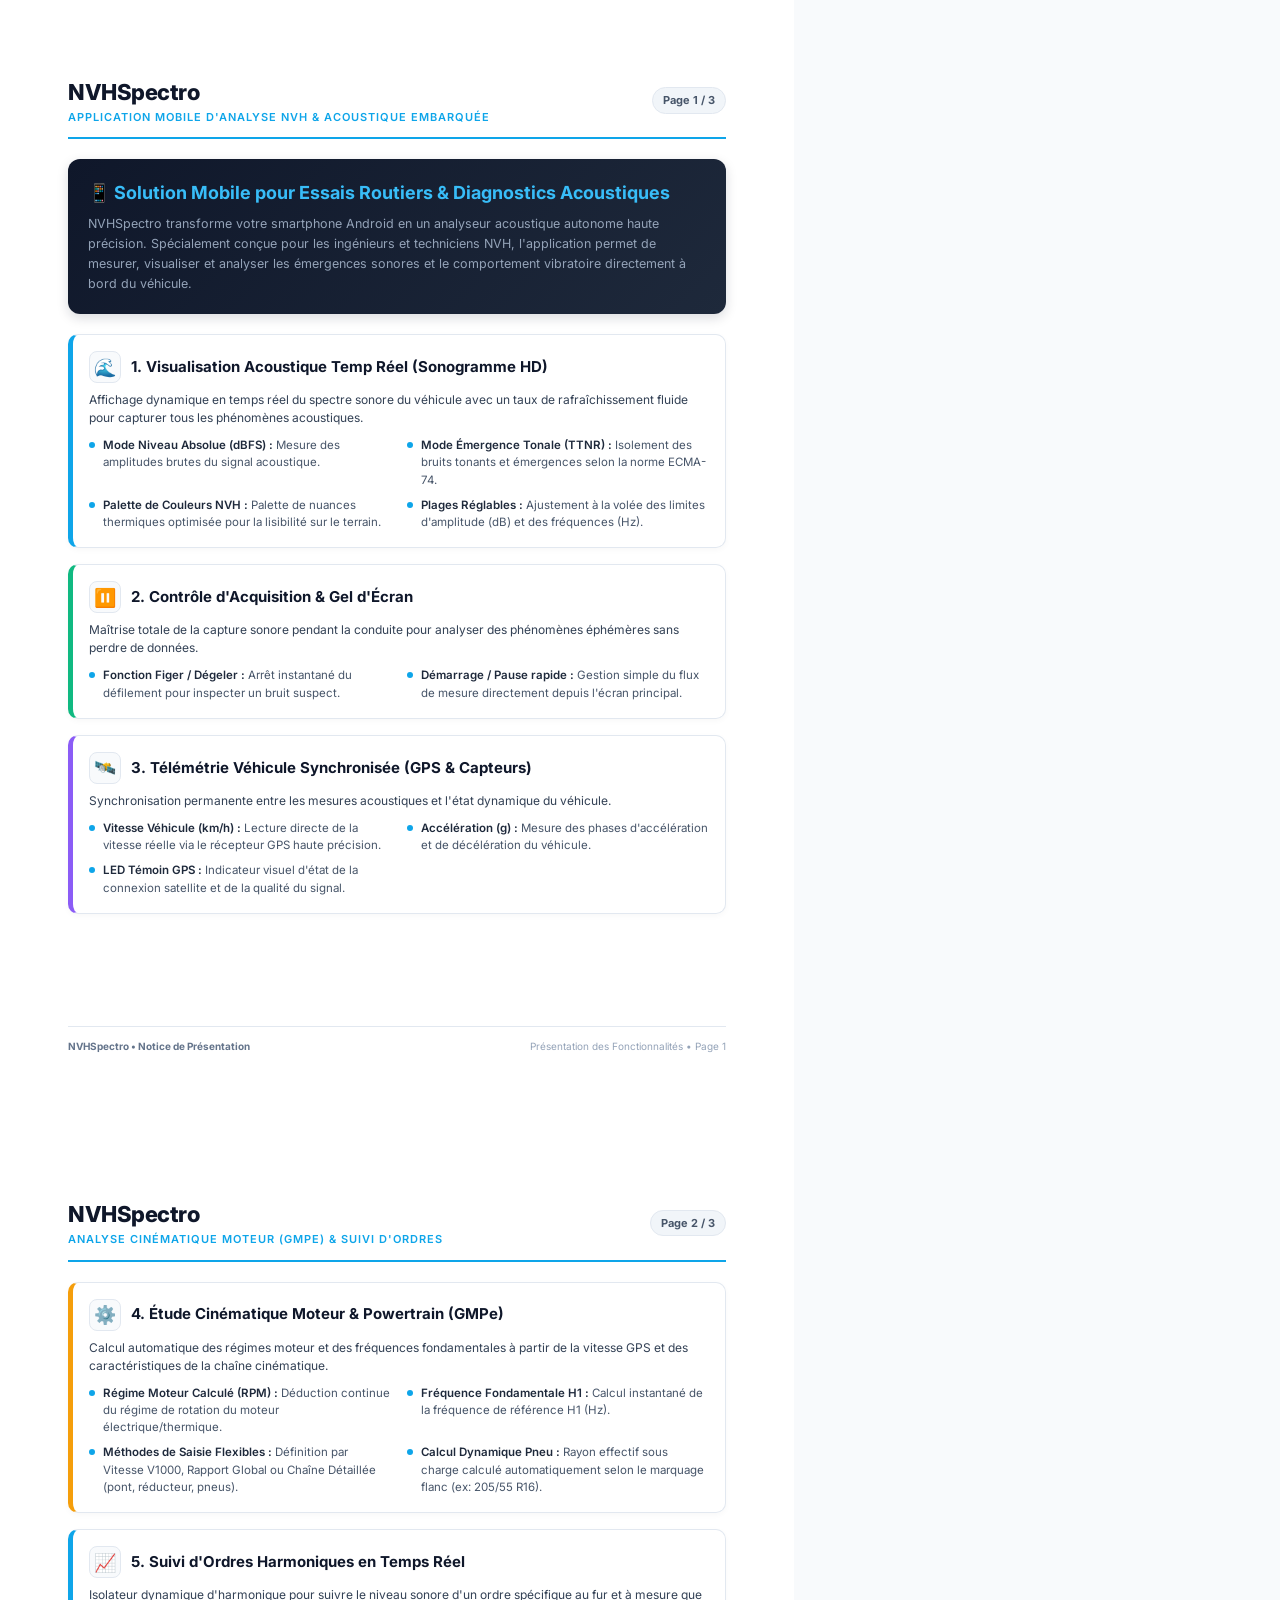
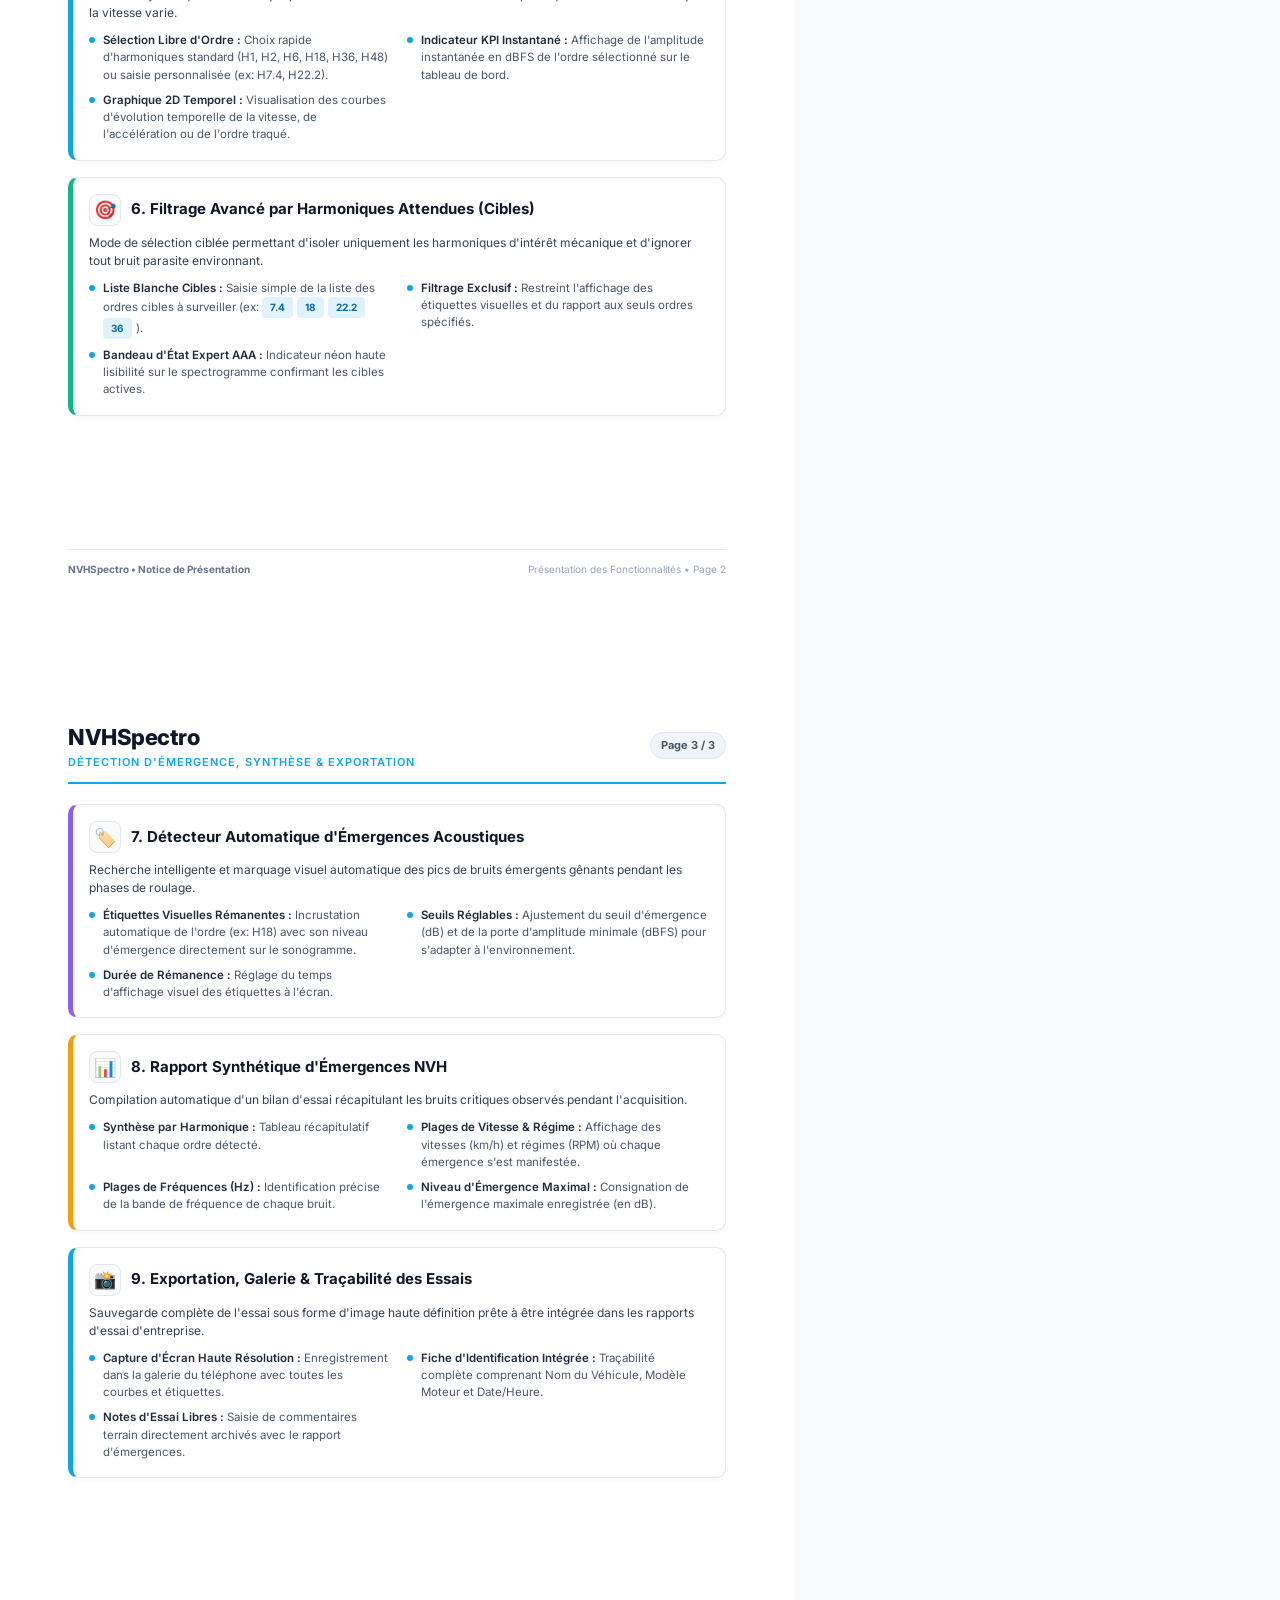
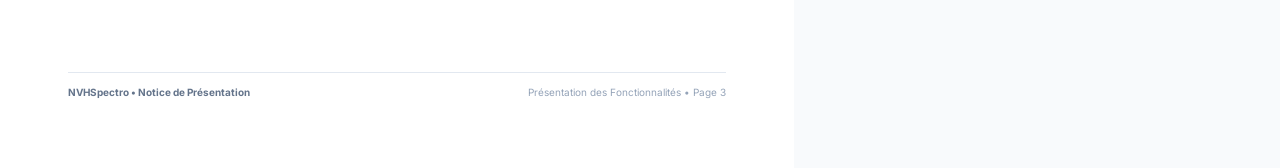
<file: doc/presentation.html>
<!DOCTYPE html>
<html lang="fr">
<head>
    <meta charset="UTF-8">
    <title>NVHSpectro - Présentation des Fonctionnalités</title>
    <style>
        @import url('https://fonts.googleapis.com/css2?family=Inter:wght@300;400;600;700;800&display=swap');
        
        @page {
            size: A4 portrait;
            margin: 0;
        }

        * {
            box-sizing: border-box;
            margin: 0;
            padding: 0;
        }

        body {
            font-family: 'Inter', sans-serif;
            color: #1E293B;
            background-color: #F8FAFC;
            font-size: 13px;
            line-height: 1.5;
            -webkit-print-color-adjust: exact;
        }

        .page {
            width: 210mm;
            height: 297mm;
            padding: 20mm 18mm 18mm 18mm;
            position: relative;
            background: #FFFFFF;
            page-break-after: always;
            overflow: hidden;
            display: flex;
            flex-direction: column;
        }

        .page:last-child {
            page-break-after: avoid;
        }

        /* Header Style */
        .header {
            display: flex;
            justify-content: space-between;
            align-items: center;
            border-bottom: 2.5px solid #0EA5E9;
            padding-bottom: 12px;
            margin-bottom: 20px;
        }

        .brand-title {
            font-size: 22px;
            font-weight: 800;
            color: #0F172A;
            letter-spacing: -0.5px;
        }

        .brand-subtitle {
            font-size: 11px;
            font-weight: 600;
            color: #0EA5E9;
            text-transform: uppercase;
            letter-spacing: 1px;
        }

        .page-badge {
            background: #F1F5F9;
            color: #475569;
            font-size: 11px;
            font-weight: 700;
            padding: 4px 10px;
            border-radius: 20px;
            border: 1px solid #E2E8F0;
        }

        /* Hero Banner for Page 1 */
        .hero-banner {
            background: linear-gradient(135deg, #0F172A 0%, #1E293B 100%);
            color: #FFFFFF;
            border-radius: 12px;
            padding: 20px;
            margin-bottom: 20px;
            box-shadow: 0 4px 12px rgba(15, 23, 42, 0.15);
        }

        .hero-title {
            font-size: 18px;
            font-weight: 700;
            margin-bottom: 8px;
            color: #38BDF8;
        }

        .hero-desc {
            font-size: 12.5px;
            color: #94A3B8;
            line-height: 1.6;
        }

        /* Section Cards */
        .section-grid {
            display: flex;
            flex-direction: column;
            gap: 16px;
            flex: 1;
        }

        .card {
            background: #FFFFFF;
            border: 1.5px solid #E2E8F0;
            border-radius: 10px;
            padding: 16px;
            box-shadow: 0 2px 6px rgba(0,0,0,0.03);
            position: relative;
        }

        .card-accent-blue { border-left: 5px solid #0EA5E9; }
        .card-accent-green { border-left: 5px solid #10B981; }
        .card-accent-purple { border-left: 5px solid #8B5CF6; }
        .card-accent-amber { border-left: 5px solid #F59E0B; }

        .card-header {
            display: flex;
            align-items: center;
            gap: 10px;
            margin-bottom: 8px;
        }

        .card-icon {
            font-size: 18px;
            width: 32px;
            height: 32px;
            display: flex;
            align-items: center;
            justify-content: center;
            background: #F8FAFC;
            border-radius: 8px;
            border: 1px solid #E2E8F0;
        }

        .card-title {
            font-size: 15px;
            font-weight: 700;
            color: #0F172A;
        }

        .card-desc {
            font-size: 12px;
            color: #334155;
            margin-bottom: 10px;
        }

        /* Feature Bullet Points */
        .feature-list {
            list-style: none;
            display: grid;
            grid-template-columns: 1fr 1fr;
            gap: 8px 16px;
        }

        .feature-list-single {
            grid-template-columns: 1fr;
        }

        .feature-item {
            display: flex;
            align-items: flex-start;
            gap: 8px;
            font-size: 11.5px;
            color: #475569;
        }

        .feature-dot {
            width: 6px;
            height: 6px;
            background: #0EA5E9;
            border-radius: 50%;
            margin-top: 5px;
            flex-shrink: 0;
        }

        .feature-item strong {
            color: #1E293B;
            font-weight: 600;
        }

        /* Highlight Pill */
        .pill {
            display: inline-block;
            padding: 3px 8px;
            font-size: 10px;
            font-weight: 700;
            border-radius: 4px;
            margin-right: 4px;
        }

        .pill-blue { background: #E0F2FE; color: #0369A1; }
        .pill-green { background: #D1FAE5; color: #047857; }
        .pill-purple { background: #EDE9FE; color: #6D28D9; }
        .pill-amber { background: #FEF3C7; color: #B45309; }

        /* Footer */
        .footer {
            margin-top: auto;
            padding-top: 12px;
            border-top: 1px solid #E2E8F0;
            display: flex;
            justify-content: space-between;
            align-items: center;
            font-size: 10px;
            color: #94A3B8;
        }

        .footer-logo {
            font-weight: 700;
            color: #64748B;
        }
    </style>
</head>
<body>

    <!-- PAGE 1 -->
    <div class="page">
        <div class="header">
            <div>
                <div class="brand-title">NVHSpectro</div>
                <div class="brand-subtitle">Application Mobile d'Analyse NVH & Acoustique Embarquée</div>
            </div>
            <div class="page-badge">Page 1 / 3</div>
        </div>

        <div class="hero-banner">
            <div class="hero-title">📱 Solution Mobile pour Essais Routiers & Diagnostics Acoustiques</div>
            <div class="hero-desc">
                NVHSpectro transforme votre smartphone Android en un analyseur acoustique autonome haute précision. Spécialement conçue pour les ingénieurs et techniciens NVH, l'application permet de mesurer, visualiser et analyser les émergences sonores et le comportement vibratoire directement à bord du véhicule.
            </div>
        </div>

        <div class="section-grid">
            <div class="card card-accent-blue">
                <div class="card-header">
                    <div class="card-icon">🌊</div>
                    <div class="card-title">1. Visualisation Acoustique Temp Réel (Sonogramme HD)</div>
                </div>
                <div class="card-desc">
                    Affichage dynamique en temps réel du spectre sonore du véhicule avec un taux de rafraîchissement fluide pour capturer tous les phénomènes acoustiques.
                </div>
                <ul class="feature-list">
                    <li class="feature-item">
                        <div class="feature-dot"></div>
                        <div><strong>Mode Niveau Absolue (dBFS) :</strong> Mesure des amplitudes brutes du signal acoustique.</div>
                    </li>
                    <li class="feature-item">
                        <div class="feature-dot"></div>
                        <div><strong>Mode Émergence Tonale (TTNR) :</strong> Isolement des bruits tonants et émergences selon la norme ECMA-74.</div>
                    </li>
                    <li class="feature-item">
                        <div class="feature-dot"></div>
                        <div><strong>Palette de Couleurs NVH :</strong> Palette de nuances thermiques optimisée pour la lisibilité sur le terrain.</div>
                    </li>
                    <li class="feature-item">
                        <div class="feature-dot"></div>
                        <div><strong>Plages Réglables :</strong> Ajustement à la volée des limites d'amplitude (dB) et des fréquences (Hz).</div>
                    </li>
                </ul>
            </div>

            <div class="card card-accent-green">
                <div class="card-header">
                    <div class="card-icon">⏸️</div>
                    <div class="card-title">2. Contrôle d'Acquisition & Gel d'Écran</div>
                </div>
                <div class="card-desc">
                    Maîtrise totale de la capture sonore pendant la conduite pour analyser des phénomènes éphémères sans perdre de données.
                </div>
                <ul class="feature-list">
                    <li class="feature-item">
                        <div class="feature-dot"></div>
                        <div><strong>Fonction Figer / Dégeler :</strong> Arrêt instantané du défilement pour inspecter un bruit suspect.</div>
                    </li>
                    <li class="feature-item">
                        <div class="feature-dot"></div>
                        <div><strong>Démarrage / Pause rapide :</strong> Gestion simple du flux de mesure directement depuis l'écran principal.</div>
                    </li>
                </ul>
            </div>

            <div class="card card-accent-purple">
                <div class="card-header">
                    <div class="card-icon">🛰️</div>
                    <div class="card-title">3. Télémétrie Véhicule Synchronisée (GPS & Capteurs)</div>
                </div>
                <div class="card-desc">
                    Synchronisation permanente entre les mesures acoustiques et l'état dynamique du véhicule.
                </div>
                <ul class="feature-list">
                    <li class="feature-item">
                        <div class="feature-dot"></div>
                        <div><strong>Vitesse Véhicule (km/h) :</strong> Lecture directe de la vitesse réelle via le récepteur GPS haute précision.</div>
                    </li>
                    <li class="feature-item">
                        <div class="feature-dot"></div>
                        <div><strong>Accélération (g) :</strong> Mesure des phases d'accélération et de décélération du véhicule.</div>
                    </li>
                    <li class="feature-item">
                        <div class="feature-dot"></div>
                        <div><strong>LED Témoin GPS :</strong> Indicateur visuel d'état de la connexion satellite et de la qualité du signal.</div>
                    </li>
                </ul>
            </div>
        </div>

        <div class="footer">
            <div class="footer-logo">NVHSpectro • Notice de Présentation</div>
            <div>Présentation des Fonctionnalités • Page 1</div>
        </div>
    </div>

    <!-- PAGE 2 -->
    <div class="page">
        <div class="header">
            <div>
                <div class="brand-title">NVHSpectro</div>
                <div class="brand-subtitle">Analyse Cinématique Moteur (GMPe) & Suivi d'Ordres</div>
            </div>
            <div class="page-badge">Page 2 / 3</div>
        </div>

        <div class="section-grid">
            <div class="card card-accent-amber">
                <div class="card-header">
                    <div class="card-icon">⚙️</div>
                    <div class="card-title">4. Étude Cinématique Moteur & Powertrain (GMPe)</div>
                </div>
                <div class="card-desc">
                    Calcul automatique des régimes moteur et des fréquences fondamentales à partir de la vitesse GPS et des caractéristiques de la chaîne cinématique.
                </div>
                <ul class="feature-list">
                    <li class="feature-item">
                        <div class="feature-dot"></div>
                        <div><strong>Régime Moteur Calculé (RPM) :</strong> Déduction continue du régime de rotation du moteur électrique/thermique.</div>
                    </li>
                    <li class="feature-item">
                        <div class="feature-dot"></div>
                        <div><strong>Fréquence Fondamentale H1 :</strong> Calcul instantané de la fréquence de référence H1 (Hz).</div>
                    </li>
                    <li class="feature-item">
                        <div class="feature-dot"></div>
                        <div><strong>Méthodes de Saisie Flexibles :</strong> Définition par Vitesse V1000, Rapport Global ou Chaîne Détaillée (pont, réducteur, pneus).</div>
                    </li>
                    <li class="feature-item">
                        <div class="feature-dot"></div>
                        <div><strong>Calcul Dynamique Pneu :</strong> Rayon effectif sous charge calculé automatiquement selon le marquage flanc (ex: 205/55 R16).</div>
                    </li>
                </ul>
            </div>

            <div class="card card-accent-blue">
                <div class="card-header">
                    <div class="card-icon">📈</div>
                    <div class="card-title">5. Suivi d'Ordres Harmoniques en Temps Réel</div>
                </div>
                <div class="card-desc">
                    Isolateur dynamique d'harmonique pour suivre le niveau sonore d'un ordre spécifique au fur et à mesure que la vitesse varie.
                </div>
                <ul class="feature-list">
                    <li class="feature-item">
                        <div class="feature-dot"></div>
                        <div><strong>Sélection Libre d'Ordre :</strong> Choix rapide d'harmoniques standard (H1, H2, H6, H18, H36, H48) ou saisie personnalisée (ex: H7.4, H22.2).</div>
                    </li>
                    <li class="feature-item">
                        <div class="feature-dot"></div>
                        <div><strong>Indicateur KPI Instantané :</strong> Affichage de l'amplitude instantanée en dBFS de l'ordre sélectionné sur le tableau de bord.</div>
                    </li>
                    <li class="feature-item">
                        <div class="feature-dot"></div>
                        <div><strong>Graphique 2D Temporel :</strong> Visualisation des courbes d'évolution temporelle de la vitesse, de l'accélération ou de l'ordre traqué.</div>
                    </li>
                </ul>
            </div>

            <div class="card card-accent-green">
                <div class="card-header">
                    <div class="card-icon">🎯</div>
                    <div class="card-title">6. Filtrage Avancé par Harmoniques Attendues (Cibles)</div>
                </div>
                <div class="card-desc">
                    Mode de sélection ciblée permettant d'isoler uniquement les harmoniques d'intérêt mécanique et d'ignorer tout bruit parasite environnant.
                </div>
                <ul class="feature-list">
                    <li class="feature-item">
                        <div class="feature-dot"></div>
                        <div><strong>Liste Blanche Cibles :</strong> Saisie simple de la liste des ordres cibles à surveiller (ex: <span class="pill pill-blue">7.4</span><span class="pill pill-blue">18</span><span class="pill pill-blue">22.2</span><span class="pill pill-blue">36</span>).</div>
                    </li>
                    <li class="feature-item">
                        <div class="feature-dot"></div>
                        <div><strong>Filtrage Exclusif :</strong> Restreint l'affichage des étiquettes visuelles et du rapport aux seuls ordres spécifiés.</div>
                    </li>
                    <li class="feature-item">
                        <div class="feature-dot"></div>
                        <div><strong>Bandeau d'État Expert AAA :</strong> Indicateur néon haute lisibilité sur le spectrogramme confirmant les cibles actives.</div>
                    </li>
                </ul>
            </div>
        </div>

        <div class="footer">
            <div class="footer-logo">NVHSpectro • Notice de Présentation</div>
            <div>Présentation des Fonctionnalités • Page 2</div>
        </div>
    </div>

    <!-- PAGE 3 -->
    <div class="page">
        <div class="header">
            <div>
                <div class="brand-title">NVHSpectro</div>
                <div class="brand-subtitle">Détection d'Émergence, Synthèse & Exportation</div>
            </div>
            <div class="page-badge">Page 3 / 3</div>
        </div>

        <div class="section-grid">
            <div class="card card-accent-purple">
                <div class="card-header">
                    <div class="card-icon">🏷️</div>
                    <div class="card-title">7. Détecteur Automatique d'Émergences Acoustiques</div>
                </div>
                <div class="card-desc">
                    Recherche intelligente et marquage visuel automatique des pics de bruits émergents gênants pendant les phases de roulage.
                </div>
                <ul class="feature-list">
                    <li class="feature-item">
                        <div class="feature-dot"></div>
                        <div><strong>Étiquettes Visuelles Rémanentes :</strong> Incrustation automatique de l'ordre (ex: H18) avec son niveau d'émergence directement sur le sonogramme.</div>
                    </li>
                    <li class="feature-item">
                        <div class="feature-dot"></div>
                        <div><strong>Seuils Réglables :</strong> Ajustement du seuil d'émergence (dB) et de la porte d'amplitude minimale (dBFS) pour s'adapter à l'environnement.</div>
                    </li>
                    <li class="feature-item">
                        <div class="feature-dot"></div>
                        <div><strong>Durée de Rémanence :</strong> Réglage du temps d'affichage visuel des étiquettes à l'écran.</div>
                    </li>
                </ul>
            </div>

            <div class="card card-accent-amber">
                <div class="card-header">
                    <div class="card-icon">📊</div>
                    <div class="card-title">8. Rapport Synthétique d'Émergences NVH</div>
                </div>
                <div class="card-desc">
                    Compilation automatique d'un bilan d'essai récapitulant les bruits critiques observés pendant l'acquisition.
                </div>
                <ul class="feature-list">
                    <li class="feature-item">
                        <div class="feature-dot"></div>
                        <div><strong>Synthèse par Harmonique :</strong> Tableau récapitulatif listant chaque ordre détecté.</div>
                    </li>
                    <li class="feature-item">
                        <div class="feature-dot"></div>
                        <div><strong>Plages de Vitesse & Régime :</strong> Affichage des vitesses (km/h) et régimes (RPM) où chaque émergence s'est manifestée.</div>
                    </li>
                    <li class="feature-item">
                        <div class="feature-dot"></div>
                        <div><strong>Plages de Fréquences (Hz) :</strong> Identification précise de la bande de fréquence de chaque bruit.</div>
                    </li>
                    <li class="feature-item">
                        <div class="feature-dot"></div>
                        <div><strong>Niveau d'Émergence Maximal :</strong> Consignation de l'émergence maximale enregistrée (en dB).</div>
                    </li>
                </ul>
            </div>

            <div class="card card-accent-blue">
                <div class="card-header">
                    <div class="card-icon">📸</div>
                    <div class="card-title">9. Exportation, Galerie & Traçabilité des Essais</div>
                </div>
                <div class="card-desc">
                    Sauvegarde complète de l'essai sous forme d'image haute définition prête à être intégrée dans les rapports d'essai d'entreprise.
                </div>
                <ul class="feature-list">
                    <li class="feature-item">
                        <div class="feature-dot"></div>
                        <div><strong>Capture d'Écran Haute Résolution :</strong> Enregistrement dans la galerie du téléphone avec toutes les courbes et étiquettes.</div>
                    </li>
                    <li class="feature-item">
                        <div class="feature-dot"></div>
                        <div><strong>Fiche d'Identification Intégrée :</strong> Traçabilité complète comprenant Nom du Véhicule, Modèle Moteur et Date/Heure.</div>
                    </li>
                    <li class="feature-item">
                        <div class="feature-dot"></div>
                        <div><strong>Notes d'Essai Libres :</strong> Saisie de commentaires terrain directement archivés avec le rapport d'émergences.</div>
                    </li>
                </ul>
            </div>
        </div>

        <div class="footer">
            <div class="footer-logo">NVHSpectro • Notice de Présentation</div>
            <div>Présentation des Fonctionnalités • Page 3</div>
        </div>
    </div>

</body>
</html>
</file>
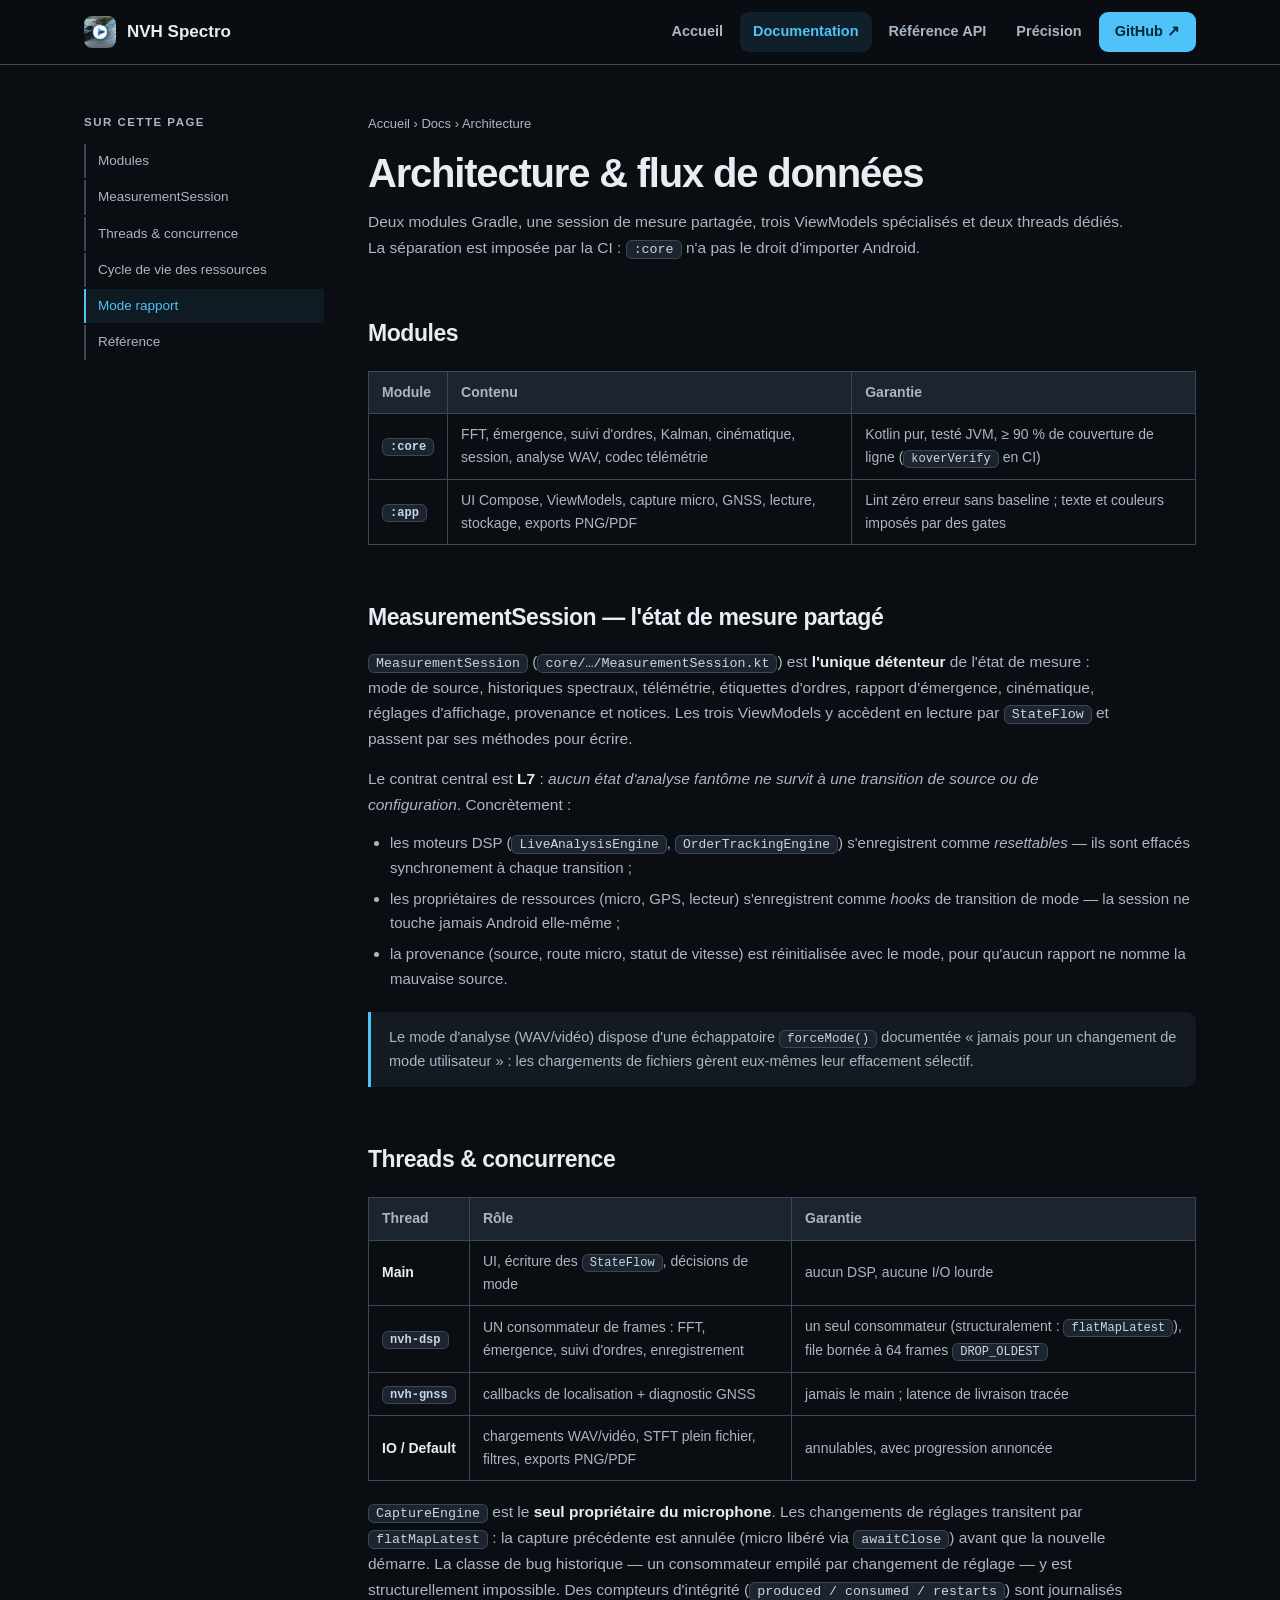
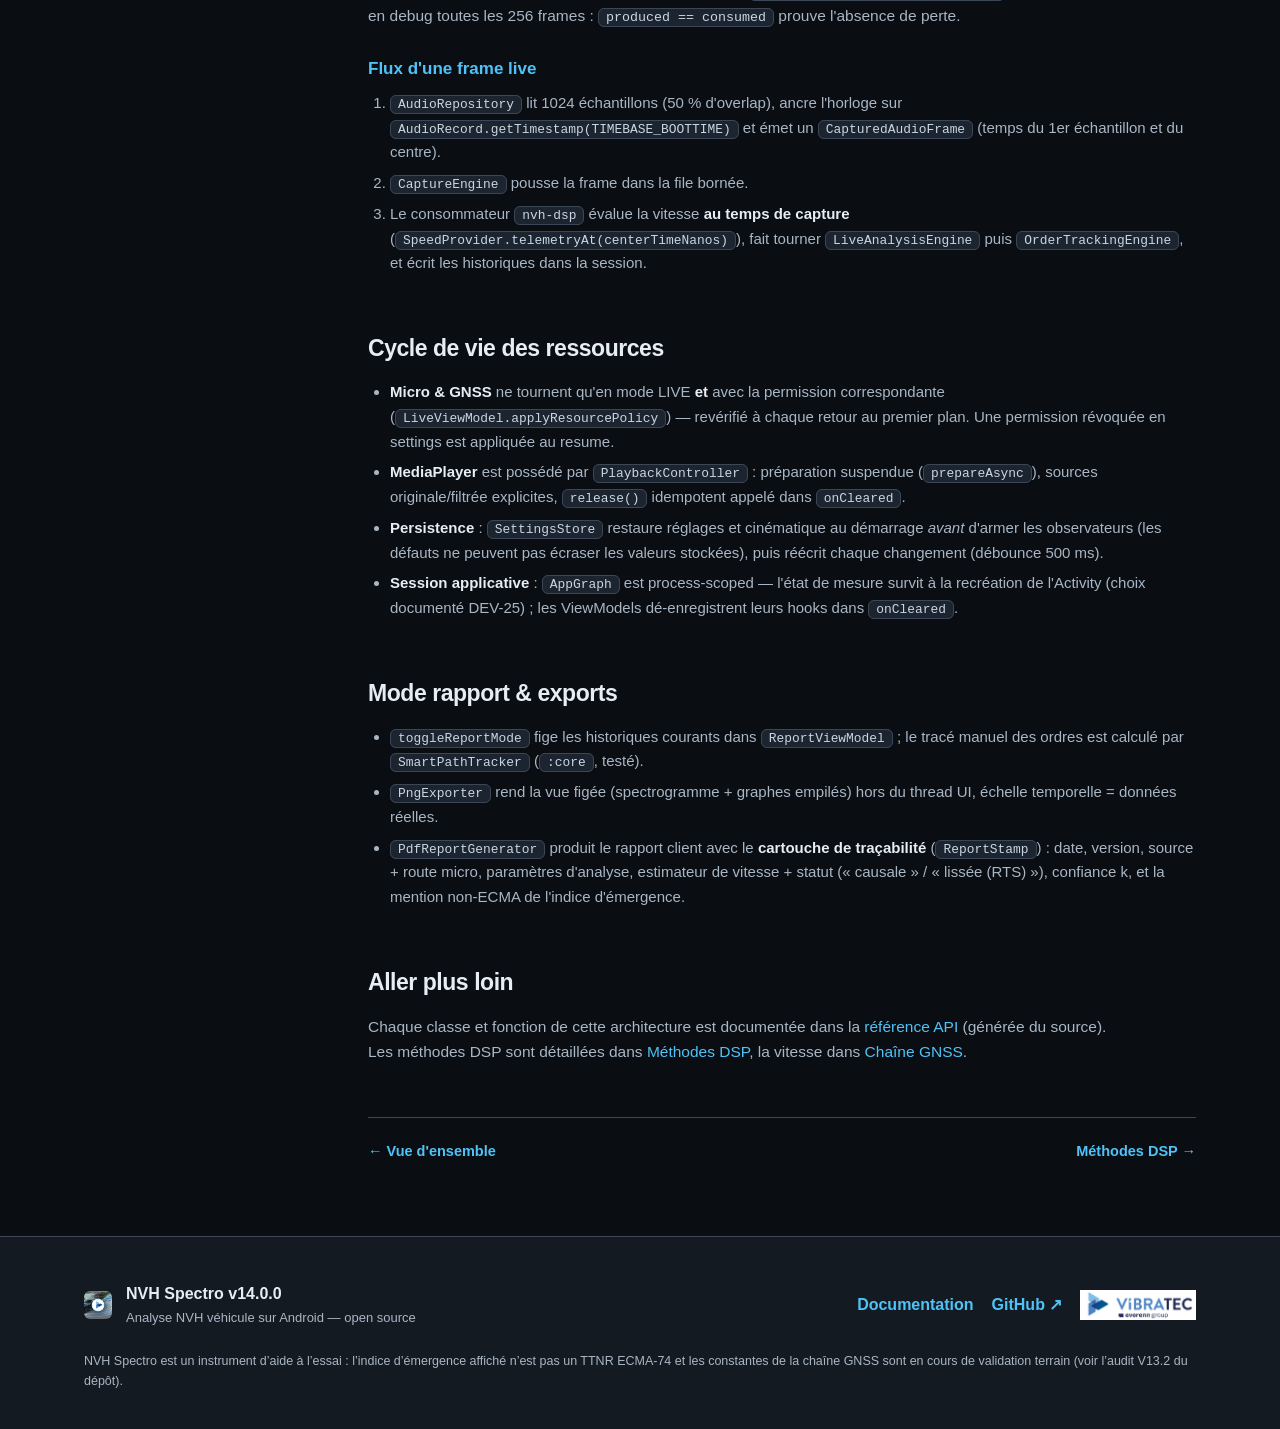
<file: site/docs/architecture.html>
<!DOCTYPE html>
<html lang="fr">
<head>
<meta charset="UTF-8">
<meta name="viewport" content="width=device-width, initial-scale=1.0">
<title>Architecture & flux de données — NVH Spectro</title>
<link rel="icon" type="image/webp" href="../assets/icon.webp">
<link rel="stylesheet" href="../assets/site.css">
</head>
<body data-root="..">
<div id="nav-slot"></div>
<main class="docs-main"><div class="wrap docs-grid">
<aside class="docs-toc">
  <div class="toc-title">Sur cette page</div>
  <a class="toc-link" href="#modules">Modules</a>
  <a class="toc-link" href="#session">MeasurementSession</a>
  <a class="toc-link" href="#threads">Threads & concurrence</a>
  <a class="toc-link" href="#lifecycle">Cycle de vie des ressources</a>
  <a class="toc-link" href="#report">Mode rapport</a>
  <a class="toc-link" href="#reference">Référence</a>
</aside>
<article class="docs-content">
<nav class="crumbs"><a href="../index.html">Accueil</a> › <a href="index.html">Docs</a> › Architecture</nav>
<h1>Architecture & flux de données</h1>
<p class="lead">Deux modules Gradle, une session de mesure partagée, trois ViewModels spécialisés et deux threads dédiés. La séparation est imposée par la CI : <code>:core</code> n'a pas le droit d'importer Android.</p>

<h2 id="modules">Modules</h2>
<table class="tbl">
  <tr><th>Module</th><th>Contenu</th><th>Garantie</th></tr>
  <tr><td><code>:core</code></td><td>FFT, émergence, suivi d'ordres, Kalman, cinématique, session, analyse WAV, codec télémétrie</td><td>Kotlin pur, testé JVM, ≥ 90 % de couverture de ligne (<code>koverVerify</code> en CI)</td></tr>
  <tr><td><code>:app</code></td><td>UI Compose, ViewModels, capture micro, GNSS, lecture, stockage, exports PNG/PDF</td><td>Lint zéro erreur sans baseline ; texte et couleurs imposés par des gates</td></tr>
</table>

<h2 id="session">MeasurementSession — l'état de mesure partagé</h2>
<p><code>MeasurementSession</code> (<code>core/…/MeasurementSession.kt</code>) est <b>l'unique détenteur</b> de l'état de mesure : mode de source, historiques spectraux, télémétrie, étiquettes d'ordres, rapport d'émergence, cinématique, réglages d'affichage, provenance et notices. Les trois ViewModels y accèdent en lecture par <code>StateFlow</code> et passent par ses méthodes pour écrire.</p>
<p>Le contrat central est <b>L7</b> : <i>aucun état d'analyse fantôme ne survit à une transition de source ou de configuration</i>. Concrètement :</p>
<ul>
  <li>les moteurs DSP (<code>LiveAnalysisEngine</code>, <code>OrderTrackingEngine</code>) s'enregistrent comme <i>resettables</i> — ils sont effacés synchronement à chaque transition ;</li>
  <li>les propriétaires de ressources (micro, GPS, lecteur) s'enregistrent comme <i>hooks</i> de transition de mode — la session ne touche jamais Android elle-même ;</li>
  <li>la provenance (source, route micro, statut de vitesse) est réinitialisée avec le mode, pour qu'aucun rapport ne nomme la mauvaise source.</li>
</ul>
<div class="callout">Le mode d'analyse (WAV/vidéo) dispose d'une échappatoire <code>forceMode()</code> documentée « jamais pour un changement de mode utilisateur » : les chargements de fichiers gèrent eux-mêmes leur effacement sélectif.</div>

<h2 id="threads">Threads & concurrence</h2>
<table class="tbl">
  <tr><th>Thread</th><th>Rôle</th><th>Garantie</th></tr>
  <tr><td>Main</td><td>UI, écriture des <code>StateFlow</code>, décisions de mode</td><td>aucun DSP, aucune I/O lourde</td></tr>
  <tr><td><code>nvh-dsp</code></td><td>UN consommateur de frames : FFT, émergence, suivi d'ordres, enregistrement</td><td>un seul consommateur (structuralement : <code>flatMapLatest</code>), file bornée à 64 frames <code>DROP_OLDEST</code></td></tr>
  <tr><td><code>nvh-gnss</code></td><td>callbacks de localisation + diagnostic GNSS</td><td>jamais le main ; latence de livraison tracée</td></tr>
  <tr><td>IO / Default</td><td>chargements WAV/vidéo, STFT plein fichier, filtres, exports PNG/PDF</td><td>annulables, avec progression annoncée</td></tr>
</table>
<p><code>CaptureEngine</code> est le <b>seul propriétaire du microphone</b>. Les changements de réglages transitent par <code>flatMapLatest</code> : la capture précédente est annulée (micro libéré via <code>awaitClose</code>) avant que la nouvelle démarre. La classe de bug historique — un consommateur empilé par changement de réglage — y est structurellement impossible. Des compteurs d'intégrité (<code>produced / consumed / restarts</code>) sont journalisés en debug toutes les 256 frames : <code>produced == consumed</code> prouve l'absence de perte.</p>
<h3>Flux d'une frame live</h3>
<ol>
  <li><code>AudioRepository</code> lit 1024 échantillons (50 % d'overlap), ancre l'horloge sur <code>AudioRecord.getTimestamp(TIMEBASE_BOOTTIME)</code> et émet un <code>CapturedAudioFrame</code> (temps du 1er échantillon et du centre).</li>
  <li><code>CaptureEngine</code> pousse la frame dans la file bornée.</li>
  <li>Le consommateur <code>nvh-dsp</code> évalue la vitesse <b>au temps de capture</b> (<code>SpeedProvider.telemetryAt(centerTimeNanos)</code>), fait tourner <code>LiveAnalysisEngine</code> puis <code>OrderTrackingEngine</code>, et écrit les historiques dans la session.</li>
</ol>

<h2 id="lifecycle">Cycle de vie des ressources</h2>
<ul>
  <li><b>Micro & GNSS</b> ne tournent qu'en mode LIVE <b>et</b> avec la permission correspondante (<code>LiveViewModel.applyResourcePolicy</code>) — revérifié à chaque retour au premier plan. Une permission révoquée en settings est appliquée au resume.</li>
  <li><b>MediaPlayer</b> est possédé par <code>PlaybackController</code> : préparation suspendue (<code>prepareAsync</code>), sources originale/filtrée explicites, <code>release()</code> idempotent appelé dans <code>onCleared</code>.</li>
  <li><b>Persistence</b> : <code>SettingsStore</code> restaure réglages et cinématique au démarrage <i>avant</i> d'armer les observateurs (les défauts ne peuvent pas écraser les valeurs stockées), puis réécrit chaque changement (débounce 500 ms).</li>
  <li><b>Session applicative</b> : <code>AppGraph</code> est process-scoped — l'état de mesure survit à la recréation de l'Activity (choix documenté DEV-25) ; les ViewModels dé-enregistrent leurs hooks dans <code>onCleared</code>.</li>
</ul>

<h2 id="report">Mode rapport & exports</h2>
<ul>
  <li><code>toggleReportMode</code> fige les historiques courants dans <code>ReportViewModel</code> ; le tracé manuel des ordres est calculé par <code>SmartPathTracker</code> (<code>:core</code>, testé).</li>
  <li><code>PngExporter</code> rend la vue figée (spectrogramme + graphes empilés) hors du thread UI, échelle temporelle = données réelles.</li>
  <li><code>PdfReportGenerator</code> produit le rapport client avec le <b>cartouche de traçabilité</b> (<code>ReportStamp</code>) : date, version, source + route micro, paramètres d'analyse, estimateur de vitesse + statut (« causale » / « lissée (RTS) »), confiance k, et la mention non-ECMA de l'indice d'émergence.</li>
</ul>

<h2 id="reference">Aller plus loin</h2>
<p>Chaque classe et fonction de cette architecture est documentée dans la <a href="reference.html">référence API</a> (générée du source). Les méthodes DSP sont détaillées dans <a href="dsp.html">Méthodes DSP</a>, la vitesse dans <a href="gnss.html">Chaîne GNSS</a>.</p>

<nav class="pager"><a href="index.html" class="pager-prev">← Vue d'ensemble</a><a href="dsp.html" class="pager-next">Méthodes DSP →</a></nav>
</article></div></main>
<script src="../assets/site.js"></script>
</body>
</html>
</file>
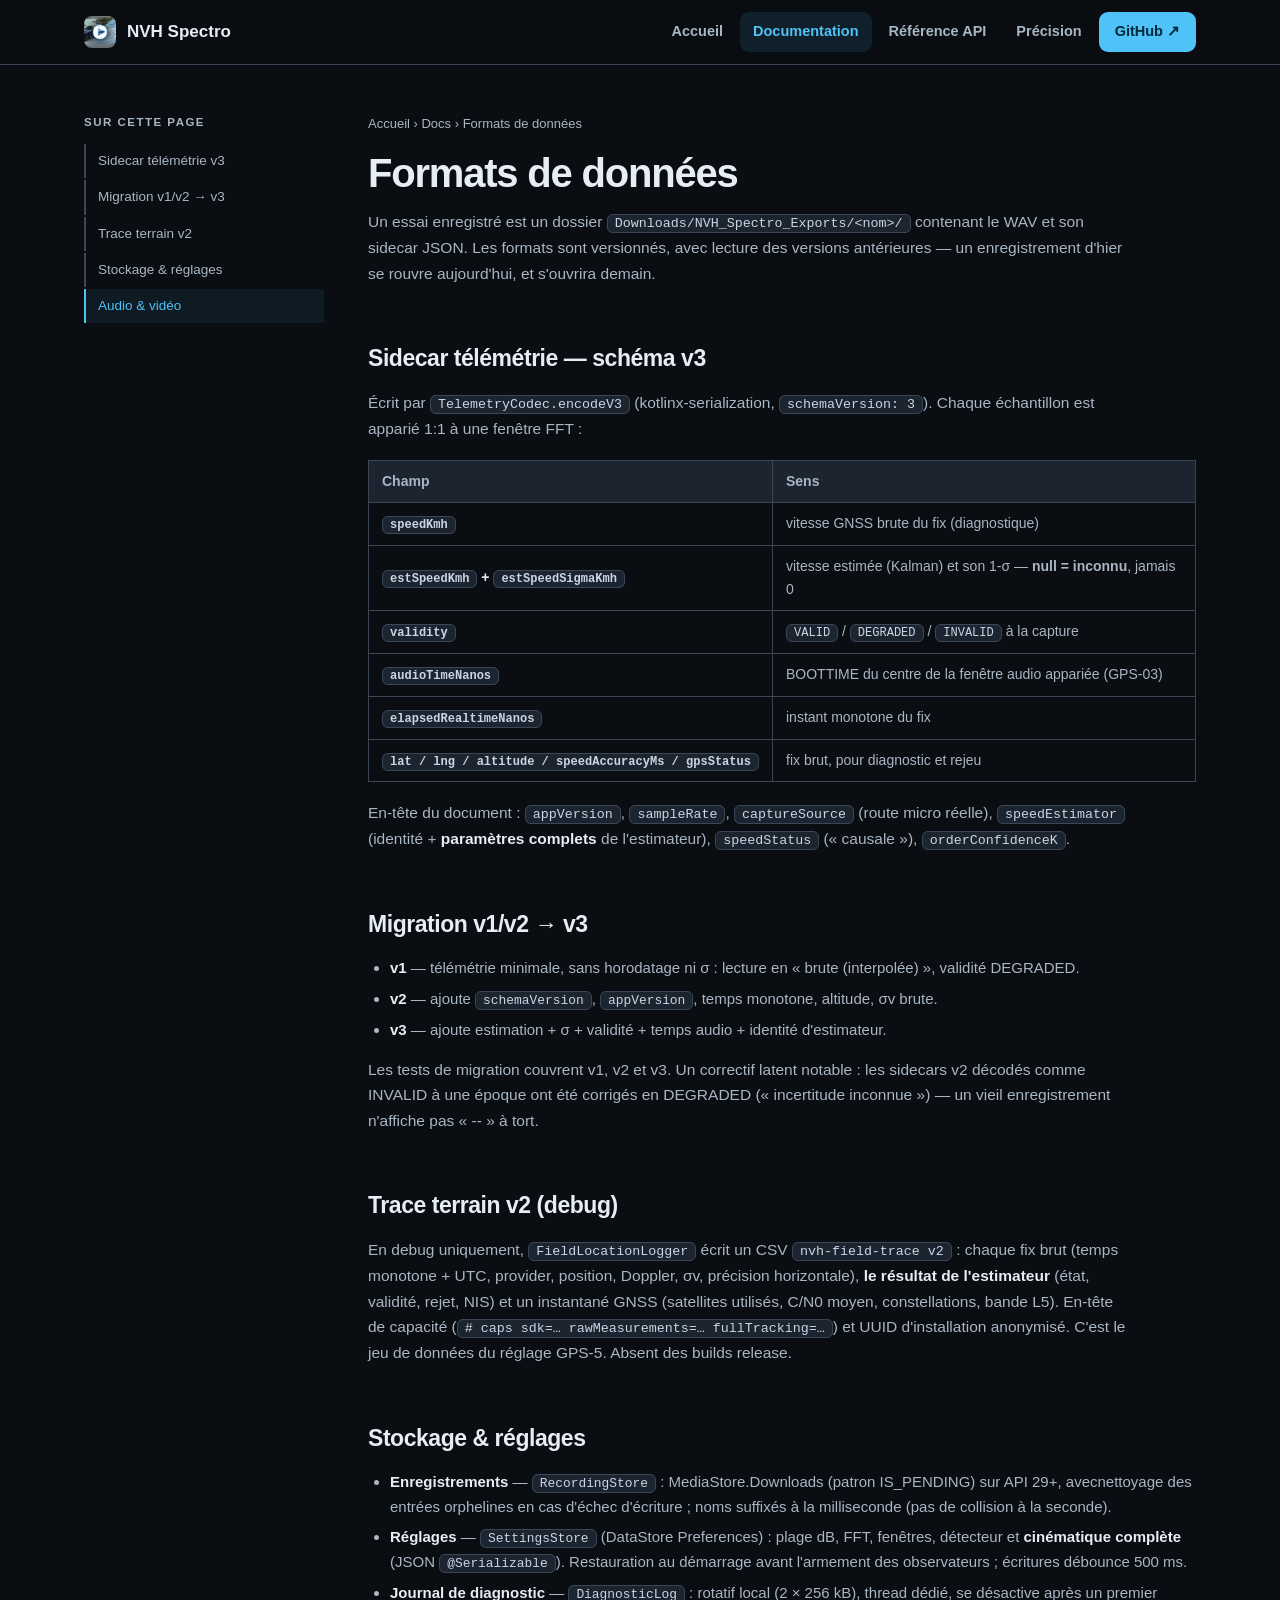
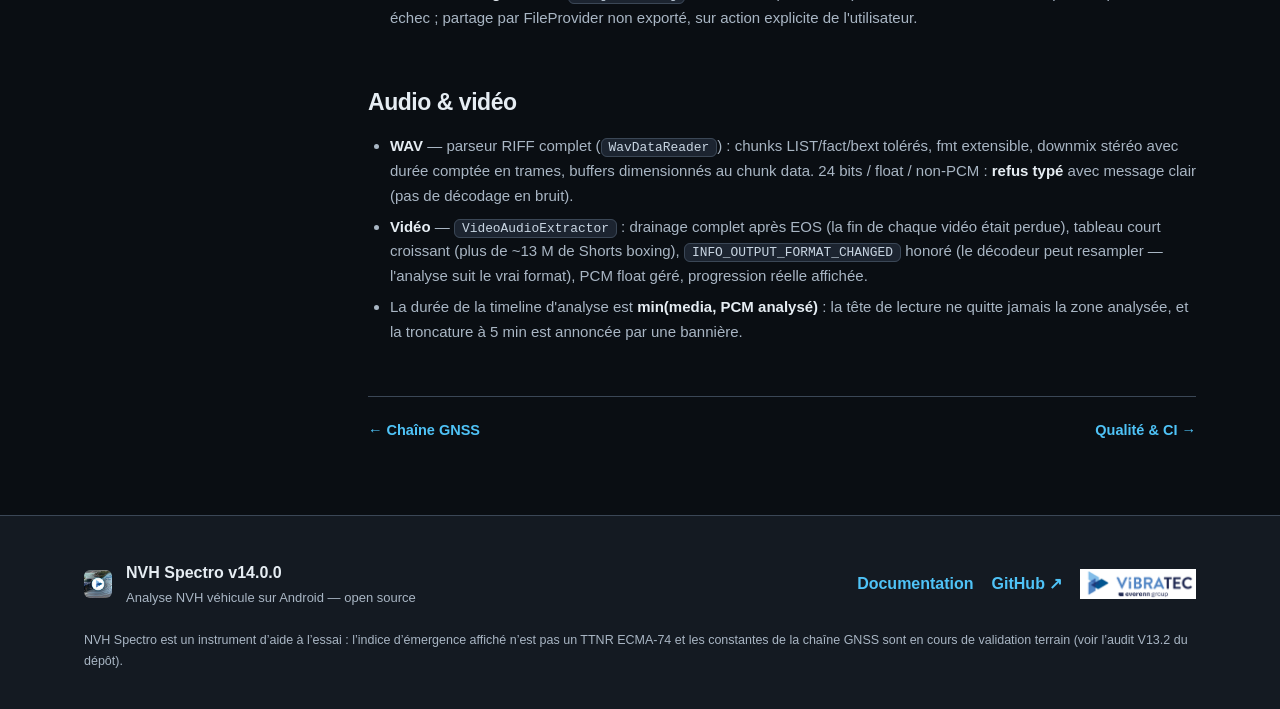
<file: site/docs/data-formats.html>
<!DOCTYPE html>
<html lang="fr">
<head>
<meta charset="UTF-8">
<meta name="viewport" content="width=device-width, initial-scale=1.0">
<title>Formats de données — NVH Spectro</title>
<link rel="icon" type="image/webp" href="../assets/icon.webp">
<link rel="stylesheet" href="../assets/site.css">
</head>
<body data-root="..">
<div id="nav-slot"></div>
<main class="docs-main"><div class="wrap docs-grid">
<aside class="docs-toc">
  <div class="toc-title">Sur cette page</div>
  <a class="toc-link" href="#sidecar">Sidecar télémétrie v3</a>
  <a class="toc-link" href="#migration">Migration v1/v2 → v3</a>
  <a class="toc-link" href="#trace">Trace terrain v2</a>
  <a class="toc-link" href="#storage">Stockage & réglages</a>
  <a class="toc-link" href="#audio">Audio & vidéo</a>
</aside>
<article class="docs-content">
<nav class="crumbs"><a href="../index.html">Accueil</a> › <a href="index.html">Docs</a> › Formats de données</nav>
<h1>Formats de données</h1>
<p class="lead">Un essai enregistré est un dossier <code>Downloads/NVH_Spectro_Exports/&lt;nom&gt;/</code> contenant le WAV et son sidecar JSON. Les formats sont versionnés, avec lecture des versions antérieures — un enregistrement d'hier se rouvre aujourd'hui, et s'ouvrira demain.</p>

<h2 id="sidecar">Sidecar télémétrie — schéma v3</h2>
<p>Écrit par <code>TelemetryCodec.encodeV3</code> (kotlinx-serialization, <code>schemaVersion: 3</code>). Chaque échantillon est apparié 1:1 à une fenêtre FFT :</p>
<table class="tbl">
  <tr><th>Champ</th><th>Sens</th></tr>
  <tr><td><code>speedKmh</code></td><td>vitesse GNSS brute du fix (diagnostique)</td></tr>
  <tr><td><code>estSpeedKmh</code> + <code>estSpeedSigmaKmh</code></td><td>vitesse estimée (Kalman) et son 1-σ — <b>null = inconnu</b>, jamais 0</td></tr>
  <tr><td><code>validity</code></td><td><code>VALID</code> / <code>DEGRADED</code> / <code>INVALID</code> à la capture</td></tr>
  <tr><td><code>audioTimeNanos</code></td><td>BOOTTIME du centre de la fenêtre audio appariée (GPS-03)</td></tr>
  <tr><td><code>elapsedRealtimeNanos</code></td><td>instant monotone du fix</td></tr>
  <tr><td><code>lat / lng / altitude / speedAccuracyMs / gpsStatus</code></td><td>fix brut, pour diagnostic et rejeu</td></tr>
</table>
<p>En-tête du document : <code>appVersion</code>, <code>sampleRate</code>, <code>captureSource</code> (route micro réelle), <code>speedEstimator</code> (identité + <b>paramètres complets</b> de l'estimateur), <code>speedStatus</code> (« causale »), <code>orderConfidenceK</code>.</p>

<h2 id="migration">Migration v1/v2 → v3</h2>
<ul>
  <li><b>v1</b> — télémétrie minimale, sans horodatage ni σ : lecture en « brute (interpolée) », validité DEGRADED.</li>
  <li><b>v2</b> — ajoute <code>schemaVersion</code>, <code>appVersion</code>, temps monotone, altitude, σv brute.</li>
  <li><b>v3</b> — ajoute estimation + σ + validité + temps audio + identité d'estimateur.</li>
</ul>
<p>Les tests de migration couvrent v1, v2 et v3. Un correctif latent notable : les sidecars v2 décodés comme INVALID à une époque ont été corrigés en DEGRADED (« incertitude inconnue ») — un vieil enregistrement n'affiche pas « -- » à tort.</p>

<h2 id="trace">Trace terrain v2 (debug)</h2>
<p>En debug uniquement, <code>FieldLocationLogger</code> écrit un CSV <code>nvh-field-trace v2</code> : chaque fix brut (temps monotone + UTC, provider, position, Doppler, σv, précision horizontale), <b>le résultat de l'estimateur</b> (état, validité, rejet, NIS) et un instantané GNSS (satellites utilisés, C/N0 moyen, constellations, bande L5). En-tête de capacité (<code># caps sdk=… rawMeasurements=… fullTracking=…</code>) et UUID d'installation anonymisé. C'est le jeu de données du réglage GPS-5. Absent des builds release.</p>

<h2 id="storage">Stockage & réglages</h2>
<ul>
  <li><b>Enregistrements</b> — <code>RecordingStore</code> : MediaStore.Downloads (patron IS_PENDING) sur API 29+, avecnettoyage des entrées orphelines en cas d'échec d'écriture ; noms suffixés à la milliseconde (pas de collision à la seconde).</li>
  <li><b>Réglages</b> — <code>SettingsStore</code> (DataStore Preferences) : plage dB, FFT, fenêtres, détecteur et <b>cinématique complète</b> (JSON <code>@Serializable</code>). Restauration au démarrage avant l'armement des observateurs ; écritures débounce 500 ms.</li>
  <li><b>Journal de diagnostic</b> — <code>DiagnosticLog</code> : rotatif local (2 × 256 kB), thread dédié, se désactive après un premier échec ; partage par FileProvider non exporté, sur action explicite de l'utilisateur.</li>
</ul>

<h2 id="audio">Audio & vidéo</h2>
<ul>
  <li><b>WAV</b> — parseur RIFF complet (<code>WavDataReader</code>) : chunks LIST/fact/bext tolérés, fmt extensible, downmix stéréo avec durée comptée en trames, buffers dimensionnés au chunk data. 24 bits / float / non-PCM : <b>refus typé</b> avec message clair (pas de décodage en bruit).</li>
  <li><b>Vidéo</b> — <code>VideoAudioExtractor</code> : drainage complet après EOS (la fin de chaque vidéo était perdue), tableau court croissant (plus de ~13 M de Shorts boxing), <code>INFO_OUTPUT_FORMAT_CHANGED</code> honoré (le décodeur peut resampler — l'analyse suit le vrai format), PCM float géré, progression réelle affichée.</li>
  <li>La durée de la timeline d'analyse est <b>min(media, PCM analysé)</b> : la tête de lecture ne quitte jamais la zone analysée, et la troncature à 5 min est annoncée par une bannière.</li>
</ul>

<nav class="pager"><a href="gnss.html" class="pager-prev">← Chaîne GNSS</a><a href="quality.html" class="pager-next">Qualité & CI →</a></nav>
</article></div></main>
<script src="../assets/site.js"></script>
</body>
</html>
</file>
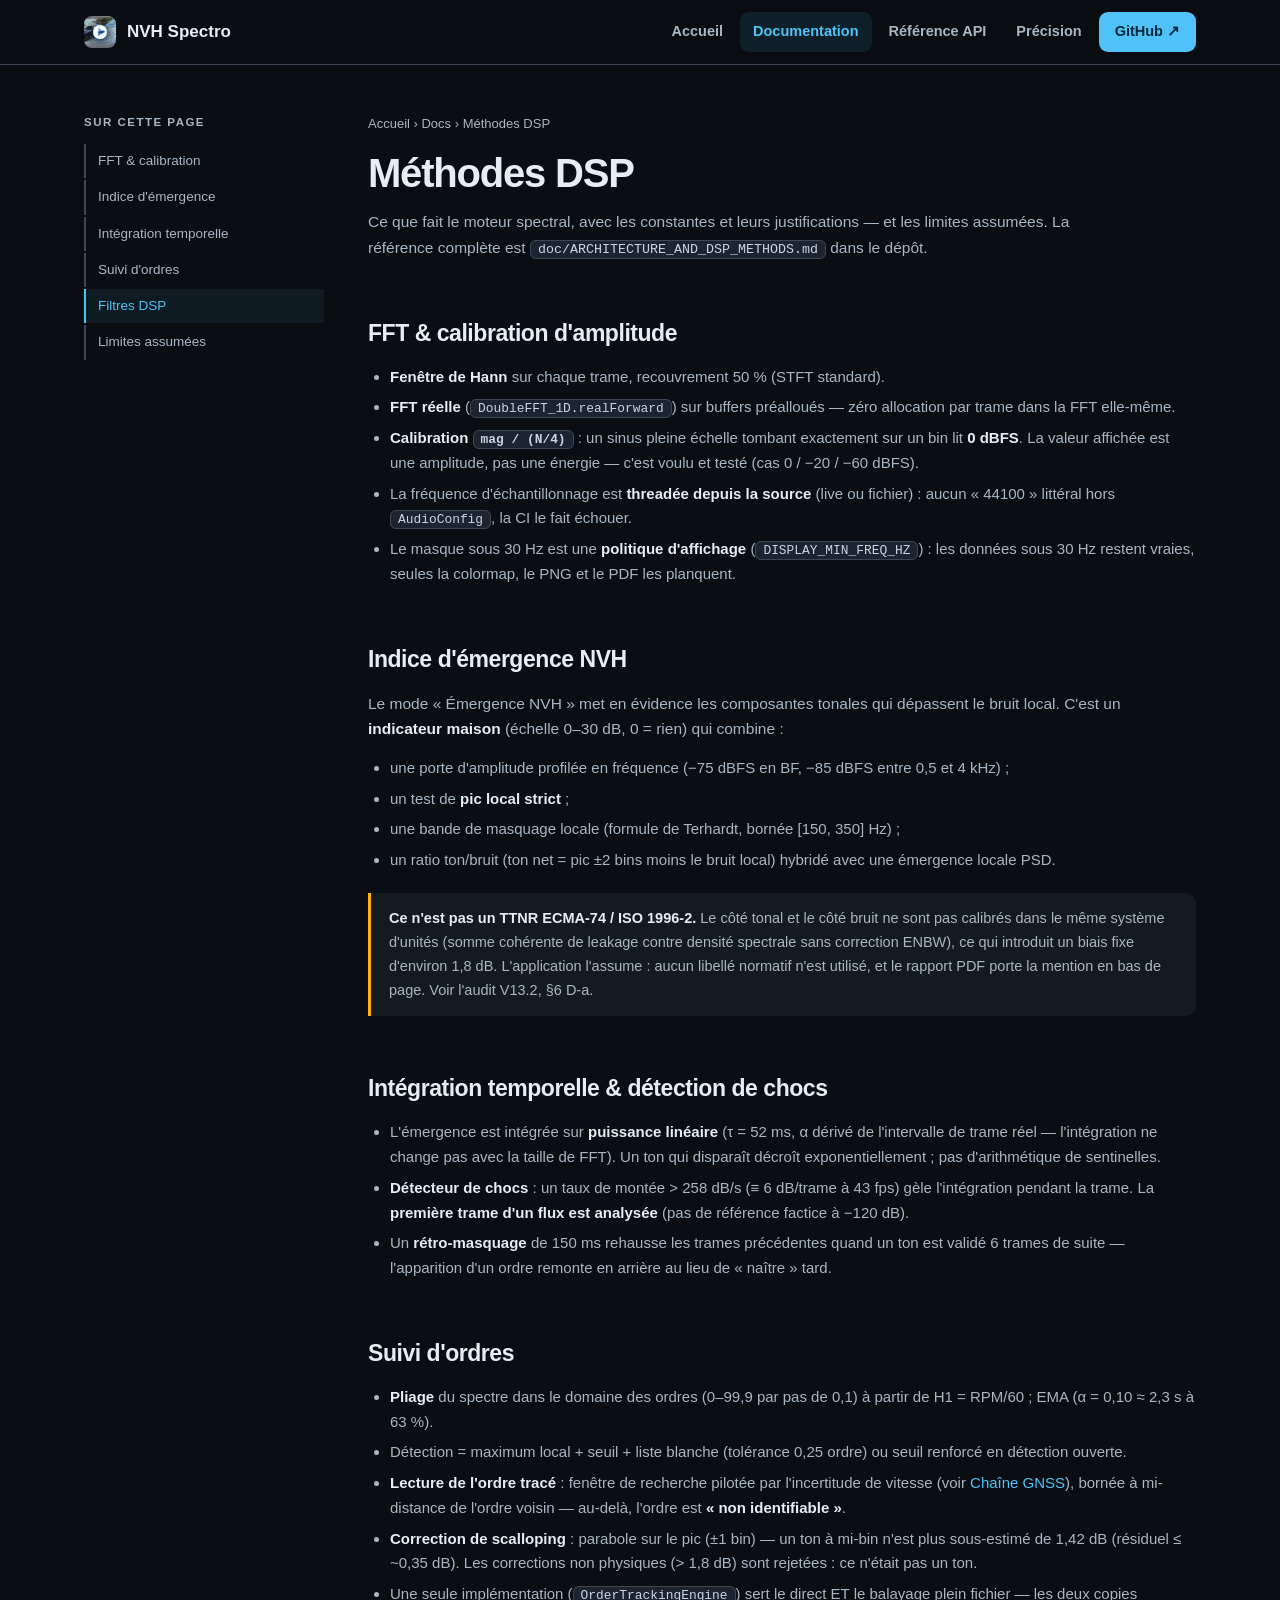
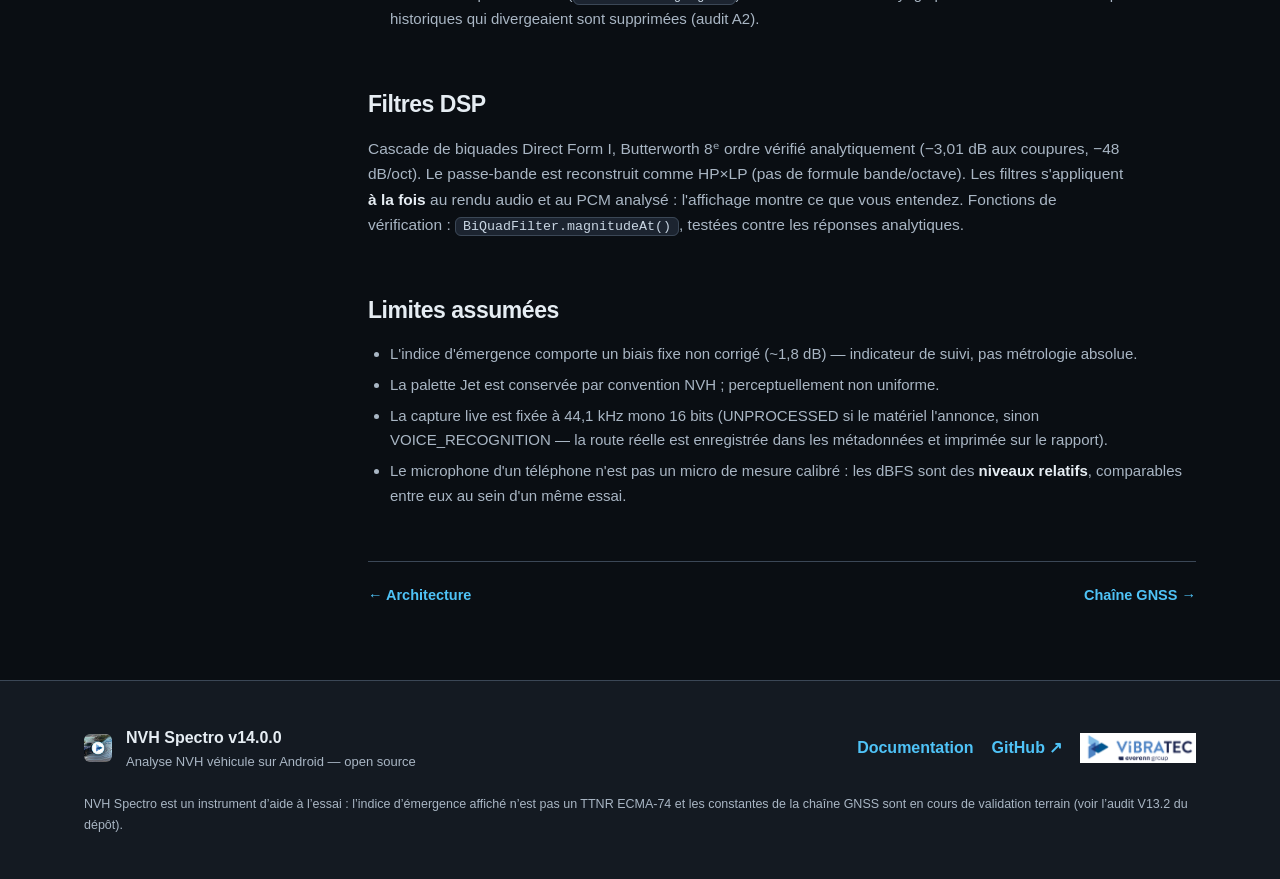
<file: site/docs/dsp.html>
<!DOCTYPE html>
<html lang="fr">
<head>
<meta charset="UTF-8">
<meta name="viewport" content="width=device-width, initial-scale=1.0">
<title>Méthodes DSP — NVH Spectro</title>
<link rel="icon" type="image/webp" href="../assets/icon.webp">
<link rel="stylesheet" href="../assets/site.css">
</head>
<body data-root="..">
<div id="nav-slot"></div>
<main class="docs-main"><div class="wrap docs-grid">
<aside class="docs-toc">
  <div class="toc-title">Sur cette page</div>
  <a class="toc-link" href="#fft">FFT & calibration</a>
  <a class="toc-link" href="#emergence">Indice d'émergence</a>
  <a class="toc-link" href="#integration">Intégration temporelle</a>
  <a class="toc-link" href="#orders">Suivi d'ordres</a>
  <a class="toc-link" href="#filters">Filtres DSP</a>
  <a class="toc-link" href="#limits">Limites assumées</a>
</aside>
<article class="docs-content">
<nav class="crumbs"><a href="../index.html">Accueil</a> › <a href="index.html">Docs</a> › Méthodes DSP</nav>
<h1>Méthodes DSP</h1>
<p class="lead">Ce que fait le moteur spectral, avec les constantes et leurs justifications — et les limites assumées. La référence complète est <code>doc/ARCHITECTURE_AND_DSP_METHODS.md</code> dans le dépôt.</p>

<h2 id="fft">FFT & calibration d'amplitude</h2>
<ul>
  <li><b>Fenêtre de Hann</b> sur chaque trame, recouvrement 50 % (STFT standard).</li>
  <li><b>FFT réelle</b> (<code>DoubleFFT_1D.realForward</code>) sur buffers préalloués — zéro allocation par trame dans la FFT elle-même.</li>
  <li><b>Calibration <code>mag / (N/4)</code></b> : un sinus pleine échelle tombant exactement sur un bin lit <b>0 dBFS</b>. La valeur affichée est une amplitude, pas une énergie — c'est voulu et testé (cas 0 / −20 / −60 dBFS).</li>
  <li>La fréquence d'échantillonnage est <b>threadée depuis la source</b> (live ou fichier) : aucun « 44100 » littéral hors <code>AudioConfig</code>, la CI le fait échouer.</li>
  <li>Le masque sous 30 Hz est une <b>politique d'affichage</b> (<code>DISPLAY_MIN_FREQ_HZ</code>) : les données sous 30 Hz restent vraies, seules la colormap, le PNG et le PDF les planquent.</li>
</ul>

<h2 id="emergence">Indice d'émergence NVH</h2>
<p>Le mode « Émergence NVH » met en évidence les composantes tonales qui dépassent le bruit local. C'est un <b>indicateur maison</b> (échelle 0–30 dB, 0 = rien) qui combine :</p>
<ul>
  <li>une porte d'amplitude profilée en fréquence (−75 dBFS en BF, −85 dBFS entre 0,5 et 4 kHz) ;</li>
  <li>un test de <b>pic local strict</b> ;</li>
  <li>une bande de masquage locale (formule de Terhardt, bornée [150, 350] Hz) ;</li>
  <li>un ratio ton/bruit (ton net = pic ±2 bins moins le bruit local) hybridé avec une émergence locale PSD.</li>
</ul>
<div class="callout warn"><b>Ce n'est pas un TTNR ECMA-74 / ISO 1996-2.</b> Le côté tonal et le côté bruit ne sont pas calibrés dans le même système d'unités (somme cohérente de leakage contre densité spectrale sans correction ENBW), ce qui introduit un biais fixe d'environ 1,8 dB. L'application l'assume : aucun libellé normatif n'est utilisé, et le rapport PDF porte la mention en bas de page. Voir l'audit V13.2, §6 D-a.</div>

<h2 id="integration">Intégration temporelle & détection de chocs</h2>
<ul>
  <li>L'émergence est intégrée sur <b>puissance linéaire</b> (τ = 52 ms, α dérivé de l'intervalle de trame réel — l'intégration ne change pas avec la taille de FFT). Un ton qui disparaît décroît exponentiellement ; pas d'arithmétique de sentinelles.</li>
  <li><b>Détecteur de chocs</b> : un taux de montée &gt; 258 dB/s (≡ 6 dB/trame à 43 fps) gèle l'intégration pendant la trame. La <b>première trame d'un flux est analysée</b> (pas de référence factice à −120 dB).</li>
  <li>Un <b>rétro-masquage</b> de 150 ms rehausse les trames précédentes quand un ton est validé 6 trames de suite — l'apparition d'un ordre remonte en arrière au lieu de « naître » tard.</li>
</ul>

<h2 id="orders">Suivi d'ordres</h2>
<ul>
  <li><b>Pliage</b> du spectre dans le domaine des ordres (0–99,9 par pas de 0,1) à partir de H1 = RPM/60 ; EMA (α = 0,10 ≈ 2,3 s à 63 %).</li>
  <li>Détection = maximum local + seuil + liste blanche (tolérance 0,25 ordre) ou seuil renforcé en détection ouverte.</li>
  <li><b>Lecture de l'ordre tracé</b> : fenêtre de recherche pilotée par l'incertitude de vitesse (voir <a href="gnss.html">Chaîne GNSS</a>), bornée à mi-distance de l'ordre voisin — au-delà, l'ordre est <b>« non identifiable »</b>.</li>
  <li><b>Correction de scalloping</b> : parabole sur le pic (±1 bin) — un ton à mi-bin n'est plus sous-estimé de 1,42 dB (résiduel ≤ ~0,35 dB). Les corrections non physiques (&gt; 1,8 dB) sont rejetées : ce n'était pas un ton.</li>
  <li>Une seule implémentation (<code>OrderTrackingEngine</code>) sert le direct ET le balayage plein fichier — les deux copies historiques qui divergeaient sont supprimées (audit A2).</li>
</ul>

<h2 id="filters">Filtres DSP</h2>
<p>Cascade de biquades Direct Form I, Butterworth 8ᵉ ordre vérifié analytiquement (−3,01 dB aux coupures, −48 dB/oct). Le passe-bande est reconstruit comme HP×LP (pas de formule bande/octave). Les filtres s'appliquent <b>à la fois</b> au rendu audio et au PCM analysé : l'affichage montre ce que vous entendez. Fonctions de vérification : <code>BiQuadFilter.magnitudeAt()</code>, testées contre les réponses analytiques.</p>

<h2 id="limits">Limites assumées</h2>
<ul>
  <li>L'indice d'émergence comporte un biais fixe non corrigé (~1,8 dB) — indicateur de suivi, pas métrologie absolue.</li>
  <li>La palette Jet est conservée par convention NVH ; perceptuellement non uniforme.</li>
  <li>La capture live est fixée à 44,1 kHz mono 16 bits (UNPROCESSED si le matériel l'annonce, sinon VOICE_RECOGNITION — la route réelle est enregistrée dans les métadonnées et imprimée sur le rapport).</li>
  <li>Le microphone d'un téléphone n'est pas un micro de mesure calibré : les dBFS sont des <b>niveaux relatifs</b>, comparables entre eux au sein d'un même essai.</li>
</ul>

<nav class="pager"><a href="architecture.html" class="pager-prev">← Architecture</a><a href="gnss.html" class="pager-next">Chaîne GNSS →</a></nav>
</article></div></main>
<script src="../assets/site.js"></script>
</body>
</html>
</file>
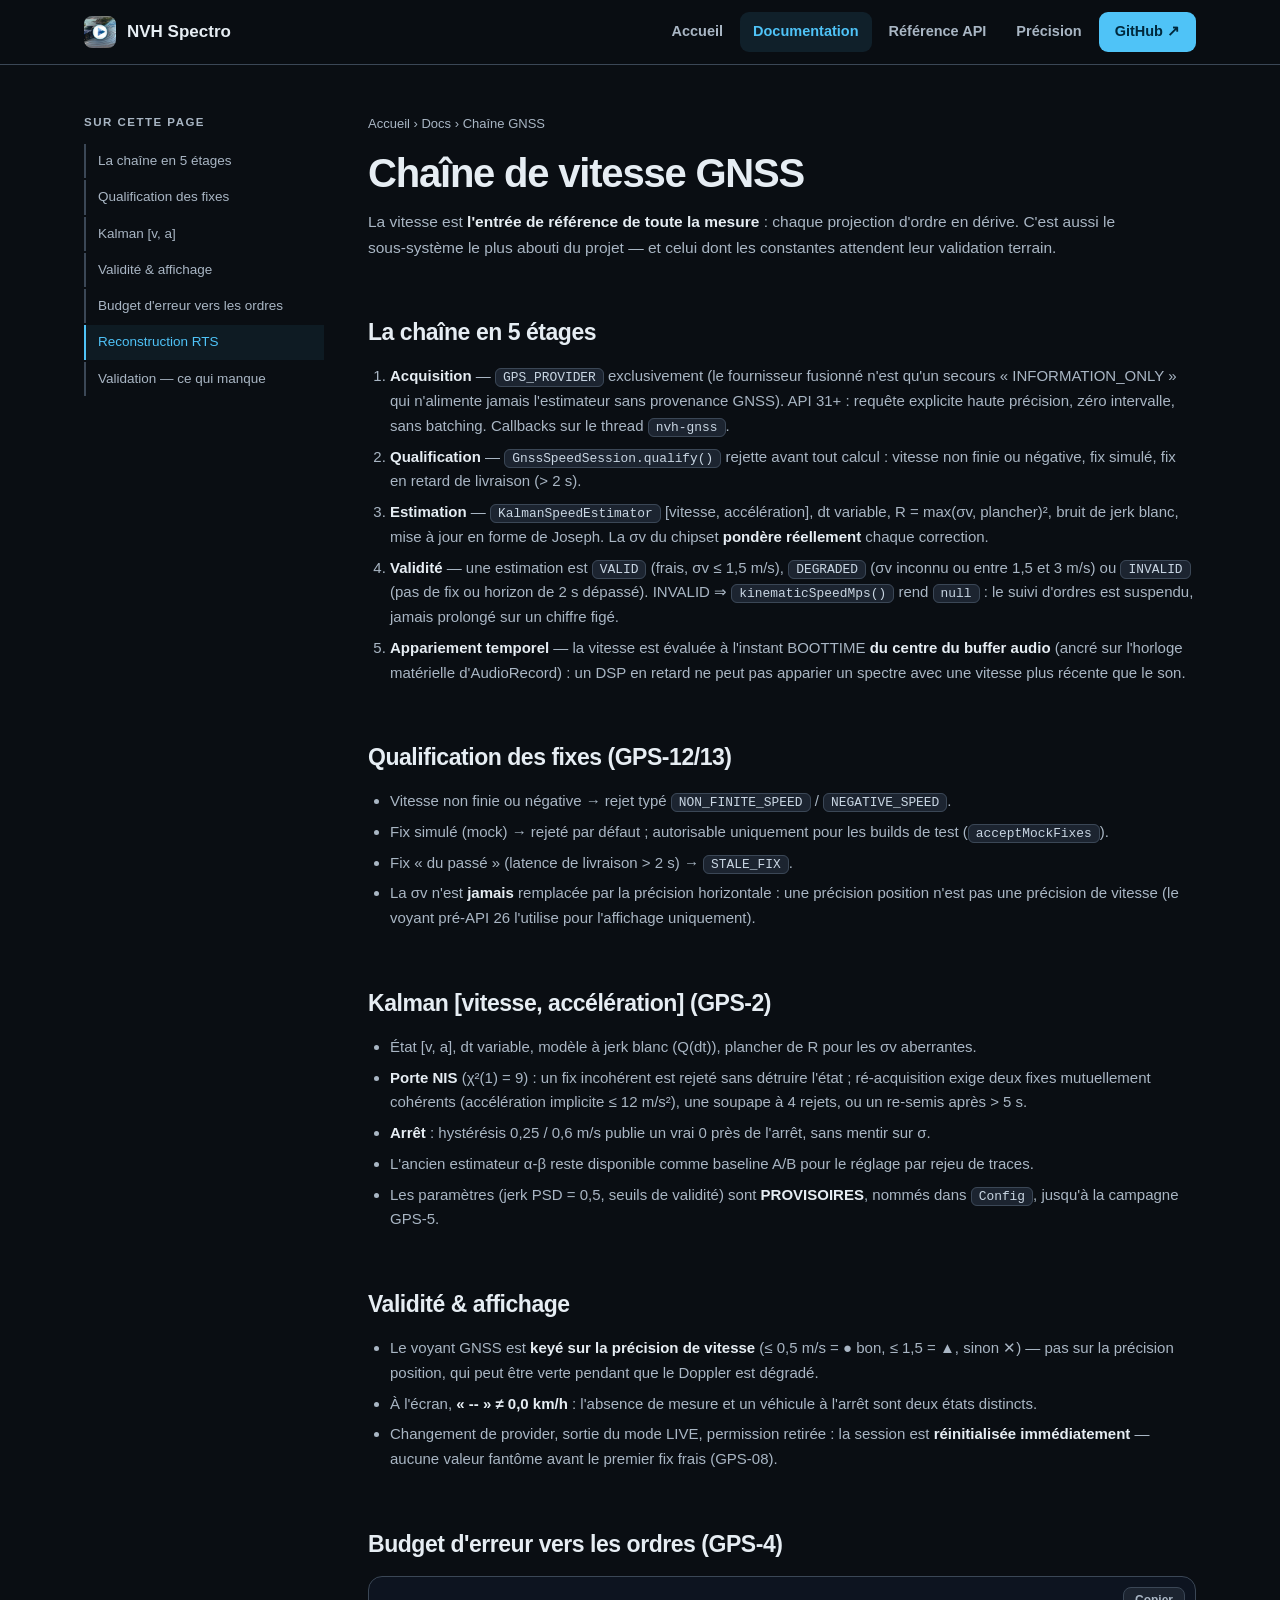
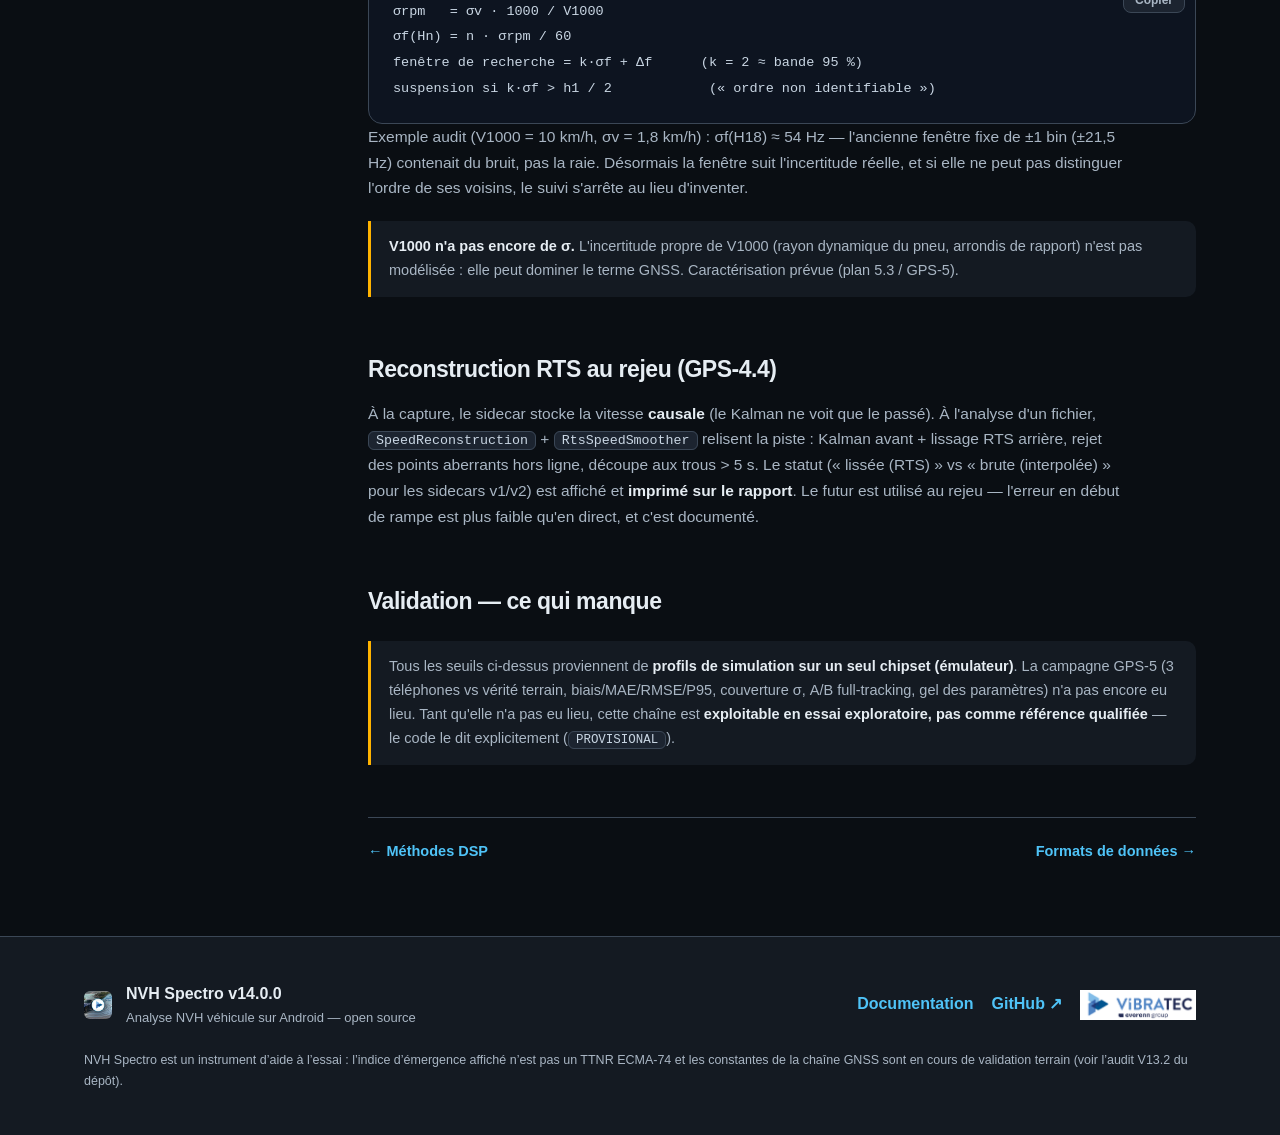
<file: site/docs/gnss.html>
<!DOCTYPE html>
<html lang="fr">
<head>
<meta charset="UTF-8">
<meta name="viewport" content="width=device-width, initial-scale=1.0">
<title>Chaîne de vitesse GNSS — NVH Spectro</title>
<link rel="icon" type="image/webp" href="../assets/icon.webp">
<link rel="stylesheet" href="../assets/site.css">
</head>
<body data-root="..">
<div id="nav-slot"></div>
<main class="docs-main"><div class="wrap docs-grid">
<aside class="docs-toc">
  <div class="toc-title">Sur cette page</div>
  <a class="toc-link" href="#chain">La chaîne en 5 étages</a>
  <a class="toc-link" href="#qualification">Qualification des fixes</a>
  <a class="toc-link" href="#kalman">Kalman [v, a]</a>
  <a class="toc-link" href="#validity">Validité & affichage</a>
  <a class="toc-link" href="#budget">Budget d'erreur vers les ordres</a>
  <a class="toc-link" href="#rts">Reconstruction RTS</a>
  <a class="toc-link" href="#validation">Validation — ce qui manque</a>
</aside>
<article class="docs-content">
<nav class="crumbs"><a href="../index.html">Accueil</a> › <a href="index.html">Docs</a> › Chaîne GNSS</nav>
<h1>Chaîne de vitesse GNSS</h1>
<p class="lead">La vitesse est <b>l'entrée de référence de toute la mesure</b> : chaque projection d'ordre en dérive. C'est aussi le sous-système le plus abouti du projet — et celui dont les constantes attendent leur validation terrain.</p>

<h2 id="chain">La chaîne en 5 étages</h2>
<ol>
  <li><b>Acquisition</b> — <code>GPS_PROVIDER</code> exclusivement (le fournisseur fusionné n'est qu'un secours « INFORMATION_ONLY » qui n'alimente jamais l'estimateur sans provenance GNSS). API 31+ : requête explicite haute précision, zéro intervalle, sans batching. Callbacks sur le thread <code>nvh-gnss</code>.</li>
  <li><b>Qualification</b> — <code>GnssSpeedSession.qualify()</code> rejette avant tout calcul : vitesse non finie ou négative, fix simulé, fix en retard de livraison (&gt; 2 s).</li>
  <li><b>Estimation</b> — <code>KalmanSpeedEstimator</code> [vitesse, accélération], dt variable, R = max(σv, plancher)², bruit de jerk blanc, mise à jour en forme de Joseph. La σv du chipset <b>pondère réellement</b> chaque correction.</li>
  <li><b>Validité</b> — une estimation est <code>VALID</code> (frais, σv ≤ 1,5 m/s), <code>DEGRADED</code> (σv inconnu ou entre 1,5 et 3 m/s) ou <code>INVALID</code> (pas de fix ou horizon de 2 s dépassé). INVALID ⇒ <code>kinematicSpeedMps()</code> rend <code>null</code> : le suivi d'ordres est suspendu, jamais prolongé sur un chiffre figé.</li>
  <li><b>Appariement temporel</b> — la vitesse est évaluée à l'instant BOOTTIME <b>du centre du buffer audio</b> (ancré sur l'horloge matérielle d'AudioRecord) : un DSP en retard ne peut pas apparier un spectre avec une vitesse plus récente que le son.</li>
</ol>

<h2 id="qualification">Qualification des fixes (GPS-12/13)</h2>
<ul>
  <li>Vitesse non finie ou négative → rejet typé <code>NON_FINITE_SPEED</code> / <code>NEGATIVE_SPEED</code>.</li>
  <li>Fix simulé (mock) → rejeté par défaut ; autorisable uniquement pour les builds de test (<code>acceptMockFixes</code>).</li>
  <li>Fix « du passé » (latence de livraison &gt; 2 s) → <code>STALE_FIX</code>.</li>
  <li>La σv n'est <b>jamais</b> remplacée par la précision horizontale : une précision position n'est pas une précision de vitesse (le voyant pré-API 26 l'utilise pour l'affichage uniquement).</li>
</ul>

<h2 id="kalman">Kalman [vitesse, accélération] (GPS-2)</h2>
<ul>
  <li>État [v, a], dt variable, modèle à jerk blanc (Q(dt)), plancher de R pour les σv aberrantes.</li>
  <li><b>Porte NIS</b> (χ²(1) = 9) : un fix incohérent est rejeté sans détruire l'état ; ré-acquisition exige deux fixes mutuellement cohérents (accélération implicite ≤ 12 m/s²), une soupape à 4 rejets, ou un re-semis après &gt; 5 s.</li>
  <li><b>Arrêt</b> : hystérésis 0,25 / 0,6 m/s publie un vrai 0 près de l'arrêt, sans mentir sur σ.</li>
  <li>L'ancien estimateur α-β reste disponible comme baseline A/B pour le réglage par rejeu de traces.</li>
  <li>Les paramètres (jerk PSD = 0,5, seuils de validité) sont <b>PROVISOIRES</b>, nommés dans <code>Config</code>, jusqu'à la campagne GPS-5.</li>
</ul>

<h2 id="validity">Validité & affichage</h2>
<ul>
  <li>Le voyant GNSS est <b>keyé sur la précision de vitesse</b> (≤ 0,5 m/s = ● bon, ≤ 1,5 = ▲, sinon ✕) — pas sur la précision position, qui peut être verte pendant que le Doppler est dégradé.</li>
  <li>À l'écran, <b>« -- » ≠ 0,0 km/h</b> : l'absence de mesure et un véhicule à l'arrêt sont deux états distincts.</li>
  <li>Changement de provider, sortie du mode LIVE, permission retirée : la session est <b>réinitialisée immédiatement</b> — aucune valeur fantôme avant le premier fix frais (GPS-08).</li>
</ul>

<h2 id="budget">Budget d'erreur vers les ordres (GPS-4)</h2>
<div class="codebox"><pre>σrpm   = σv · 1000 / V1000
σf(Hn) = n · σrpm / 60
fenêtre de recherche = k·σf + Δf      (k = 2 ≈ bande 95 %)
suspension si k·σf &gt; h1 / 2            (« ordre non identifiable »)</pre></div>
<p>Exemple audit (V1000 = 10 km/h, σv = 1,8 km/h) : σf(H18) ≈ 54 Hz — l'ancienne fenêtre fixe de ±1 bin (±21,5 Hz) contenait du bruit, pas la raie. Désormais la fenêtre suit l'incertitude réelle, et si elle ne peut pas distinguer l'ordre de ses voisins, le suivi s'arrête au lieu d'inventer.</p>
<div class="callout warn"><b>V1000 n'a pas encore de σ.</b> L'incertitude propre de V1000 (rayon dynamique du pneu, arrondis de rapport) n'est pas modélisée : elle peut dominer le terme GNSS. Caractérisation prévue (plan 5.3 / GPS-5).</div>

<h2 id="rts">Reconstruction RTS au rejeu (GPS-4.4)</h2>
<p>À la capture, le sidecar stocke la vitesse <b>causale</b> (le Kalman ne voit que le passé). À l'analyse d'un fichier, <code>SpeedReconstruction</code> + <code>RtsSpeedSmoother</code> relisent la piste : Kalman avant + lissage RTS arrière, rejet des points aberrants hors ligne, découpe aux trous &gt; 5 s. Le statut (« lissée (RTS) » vs « brute (interpolée) » pour les sidecars v1/v2) est affiché et <b>imprimé sur le rapport</b>. Le futur est utilisé au rejeu — l'erreur en début de rampe est plus faible qu'en direct, et c'est documenté.</p>

<h2 id="validation">Validation — ce qui manque</h2>
<div class="callout warn">Tous les seuils ci-dessus proviennent de <b>profils de simulation sur un seul chipset (émulateur)</b>. La campagne GPS-5 (3 téléphones vs vérité terrain, biais/MAE/RMSE/P95, couverture σ, A/B full-tracking, gel des paramètres) n'a pas encore eu lieu. Tant qu'elle n'a pas eu lieu, cette chaîne est <b>exploitable en essai exploratoire, pas comme référence qualifiée</b> — le code le dit explicitement (<code>PROVISIONAL</code>).</div>

<nav class="pager"><a href="dsp.html" class="pager-prev">← Méthodes DSP</a><a href="data-formats.html" class="pager-next">Formats de données →</a></nav>
</article></div></main>
<script src="../assets/site.js"></script>
</body>
</html>
</file>
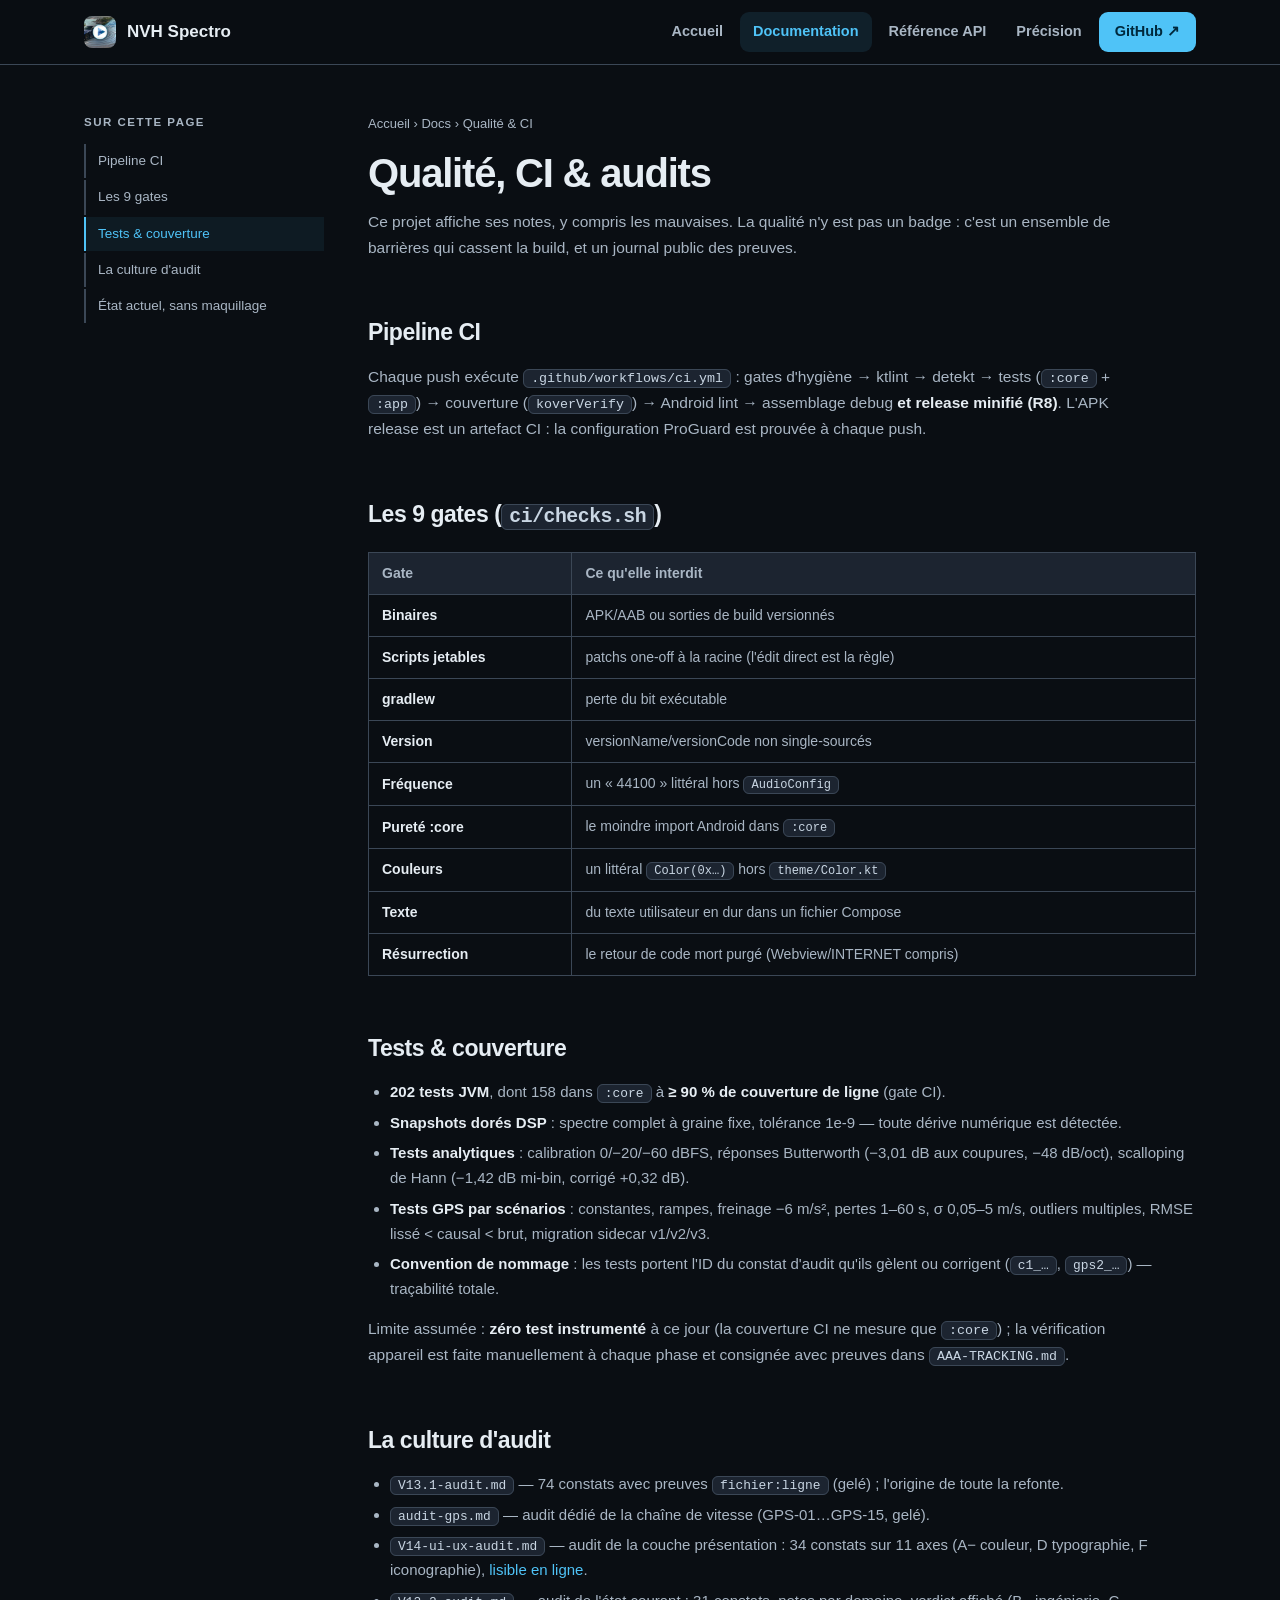
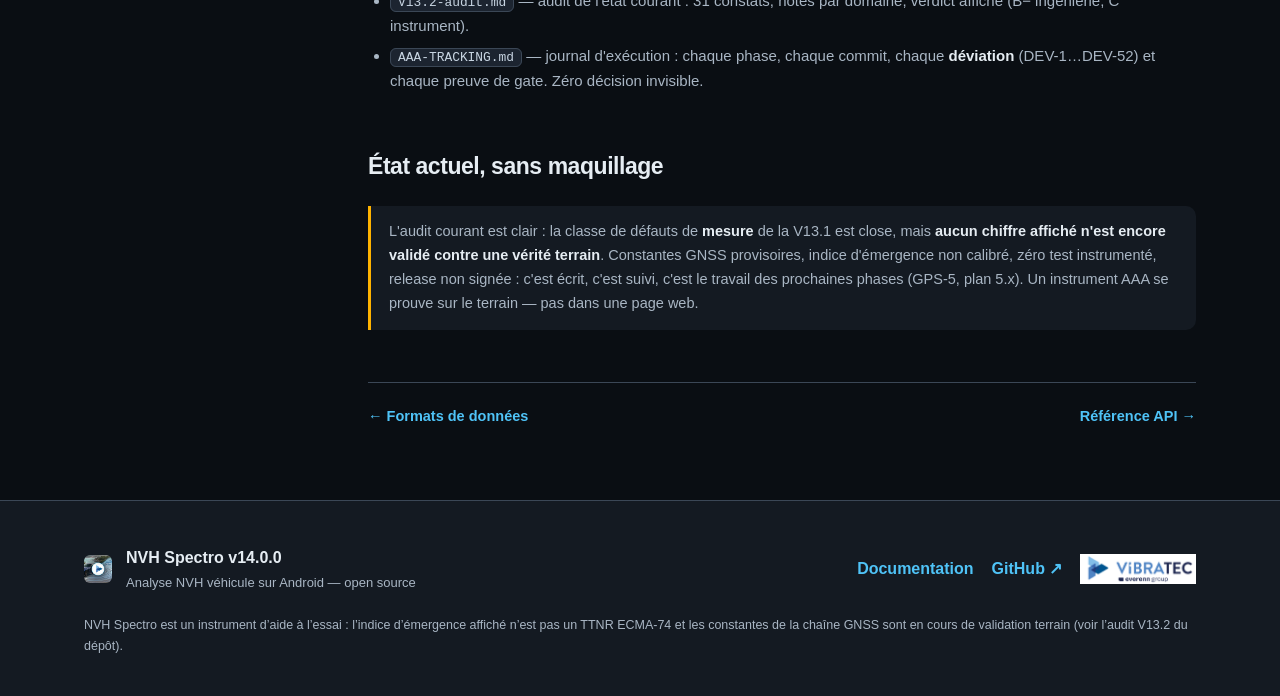
<file: site/docs/quality.html>
<!DOCTYPE html>
<html lang="fr">
<head>
<meta charset="UTF-8">
<meta name="viewport" content="width=device-width, initial-scale=1.0">
<title>Qualité, CI & audits — NVH Spectro</title>
<link rel="icon" type="image/webp" href="../assets/icon.webp">
<link rel="stylesheet" href="../assets/site.css">
</head>
<body data-root="..">
<div id="nav-slot"></div>
<main class="docs-main"><div class="wrap docs-grid">
<aside class="docs-toc">
  <div class="toc-title">Sur cette page</div>
  <a class="toc-link" href="#ci">Pipeline CI</a>
  <a class="toc-link" href="#gates">Les 9 gates</a>
  <a class="toc-link" href="#tests">Tests & couverture</a>
  <a class="toc-link" href="#audits">La culture d'audit</a>
  <a class="toc-link" href="#state">État actuel, sans maquillage</a>
</aside>
<article class="docs-content">
<nav class="crumbs"><a href="../index.html">Accueil</a> › <a href="index.html">Docs</a> › Qualité & CI</nav>
<h1>Qualité, CI & audits</h1>
<p class="lead">Ce projet affiche ses notes, y compris les mauvaises. La qualité n'y est pas un badge : c'est un ensemble de barrières qui cassent la build, et un journal public des preuves.</p>

<h2 id="ci">Pipeline CI</h2>
<p>Chaque push exécute <code>.github/workflows/ci.yml</code> : gates d'hygiène → ktlint → detekt → tests (<code>:core</code> + <code>:app</code>) → couverture (<code>koverVerify</code>) → Android lint → assemblage debug <b>et release minifié (R8)</b>. L'APK release est un artefact CI : la configuration ProGuard est prouvée à chaque push.</p>

<h2 id="gates">Les 9 gates (<code>ci/checks.sh</code>)</h2>
<table class="tbl">
  <tr><th>Gate</th><th>Ce qu'elle interdit</th></tr>
  <tr><td>Binaires</td><td>APK/AAB ou sorties de build versionnés</td></tr>
  <tr><td>Scripts jetables</td><td>patchs one-off à la racine (l'édit direct est la règle)</td></tr>
  <tr><td>gradlew</td><td>perte du bit exécutable</td></tr>
  <tr><td>Version</td><td>versionName/versionCode non single-sourcés</td></tr>
  <tr><td>Fréquence</td><td>un « 44100 » littéral hors <code>AudioConfig</code></td></tr>
  <tr><td>Pureté :core</td><td>le moindre import Android dans <code>:core</code></td></tr>
  <tr><td>Couleurs</td><td>un littéral <code>Color(0x…)</code> hors <code>theme/Color.kt</code></td></tr>
  <tr><td>Texte</td><td>du texte utilisateur en dur dans un fichier Compose</td></tr>
  <tr><td>Résurrection</td><td>le retour de code mort purgé (Webview/INTERNET compris)</td></tr>
</table>

<h2 id="tests">Tests & couverture</h2>
<ul>
  <li><b>202 tests JVM</b>, dont 158 dans <code>:core</code> à <b>≥ 90 % de couverture de ligne</b> (gate CI).</li>
  <li><b>Snapshots dorés DSP</b> : spectre complet à graine fixe, tolérance 1e-9 — toute dérive numérique est détectée.</li>
  <li><b>Tests analytiques</b> : calibration 0/−20/−60 dBFS, réponses Butterworth (−3,01 dB aux coupures, −48 dB/oct), scalloping de Hann (−1,42 dB mi-bin, corrigé +0,32 dB).</li>
  <li><b>Tests GPS par scénarios</b> : constantes, rampes, freinage −6 m/s², pertes 1–60 s, σ 0,05–5 m/s, outliers multiples, RMSE lissé &lt; causal &lt; brut, migration sidecar v1/v2/v3.</li>
  <li><b>Convention de nommage</b> : les tests portent l'ID du constat d'audit qu'ils gèlent ou corrigent (<code>c1_…</code>, <code>gps2_…</code>) — traçabilité totale.</li>
</ul>
<p>Limite assumée : <b>zéro test instrumenté</b> à ce jour (la couverture CI ne mesure que <code>:core</code>) ; la vérification appareil est faite manuellement à chaque phase et consignée avec preuves dans <code>AAA-TRACKING.md</code>.</p>

<h2 id="audits">La culture d'audit</h2>
<ul>
  <li><code>V13.1-audit.md</code> — 74 constats avec preuves <code>fichier:ligne</code> (gelé) ; l'origine de toute la refonte.</li>
  <li><code>audit-gps.md</code> — audit dédié de la chaîne de vitesse (GPS-01…GPS-15, gelé).</li>
  <li><a href="ui-ux-audit.html"><code>V14-ui-ux-audit.md</code></a> — audit de la couche présentation : 34 constats sur 11 axes (A− couleur, D typographie, F iconographie), <a href="ui-ux-audit.html">lisible en ligne</a>.</li>
  <li><code>V13.2-audit.md</code> — audit de l'état courant : 31 constats, notes par domaine, verdict affiché (B− ingénierie, C instrument).</li>
  <li><code>AAA-TRACKING.md</code> — journal d'exécution : chaque phase, chaque commit, chaque <b>déviation</b> (DEV-1…DEV-52) et chaque preuve de gate. Zéro décision invisible.</li>
</ul>

<h2 id="state">État actuel, sans maquillage</h2>
<div class="callout warn">L'audit courant est clair : la classe de défauts de <b>mesure</b> de la V13.1 est close, mais <b>aucun chiffre affiché n'est encore validé contre une vérité terrain</b>. Constantes GNSS provisoires, indice d'émergence non calibré, zéro test instrumenté, release non signée : c'est écrit, c'est suivi, c'est le travail des prochaines phases (GPS-5, plan 5.x). Un instrument AAA se prouve sur le terrain — pas dans une page web.</div>

<nav class="pager"><a href="data-formats.html" class="pager-prev">← Formats de données</a><a href="reference.html" class="pager-next">Référence API →</a></nav>
</article></div></main>
<script src="../assets/site.js"></script>
</body>
</html>
</file>
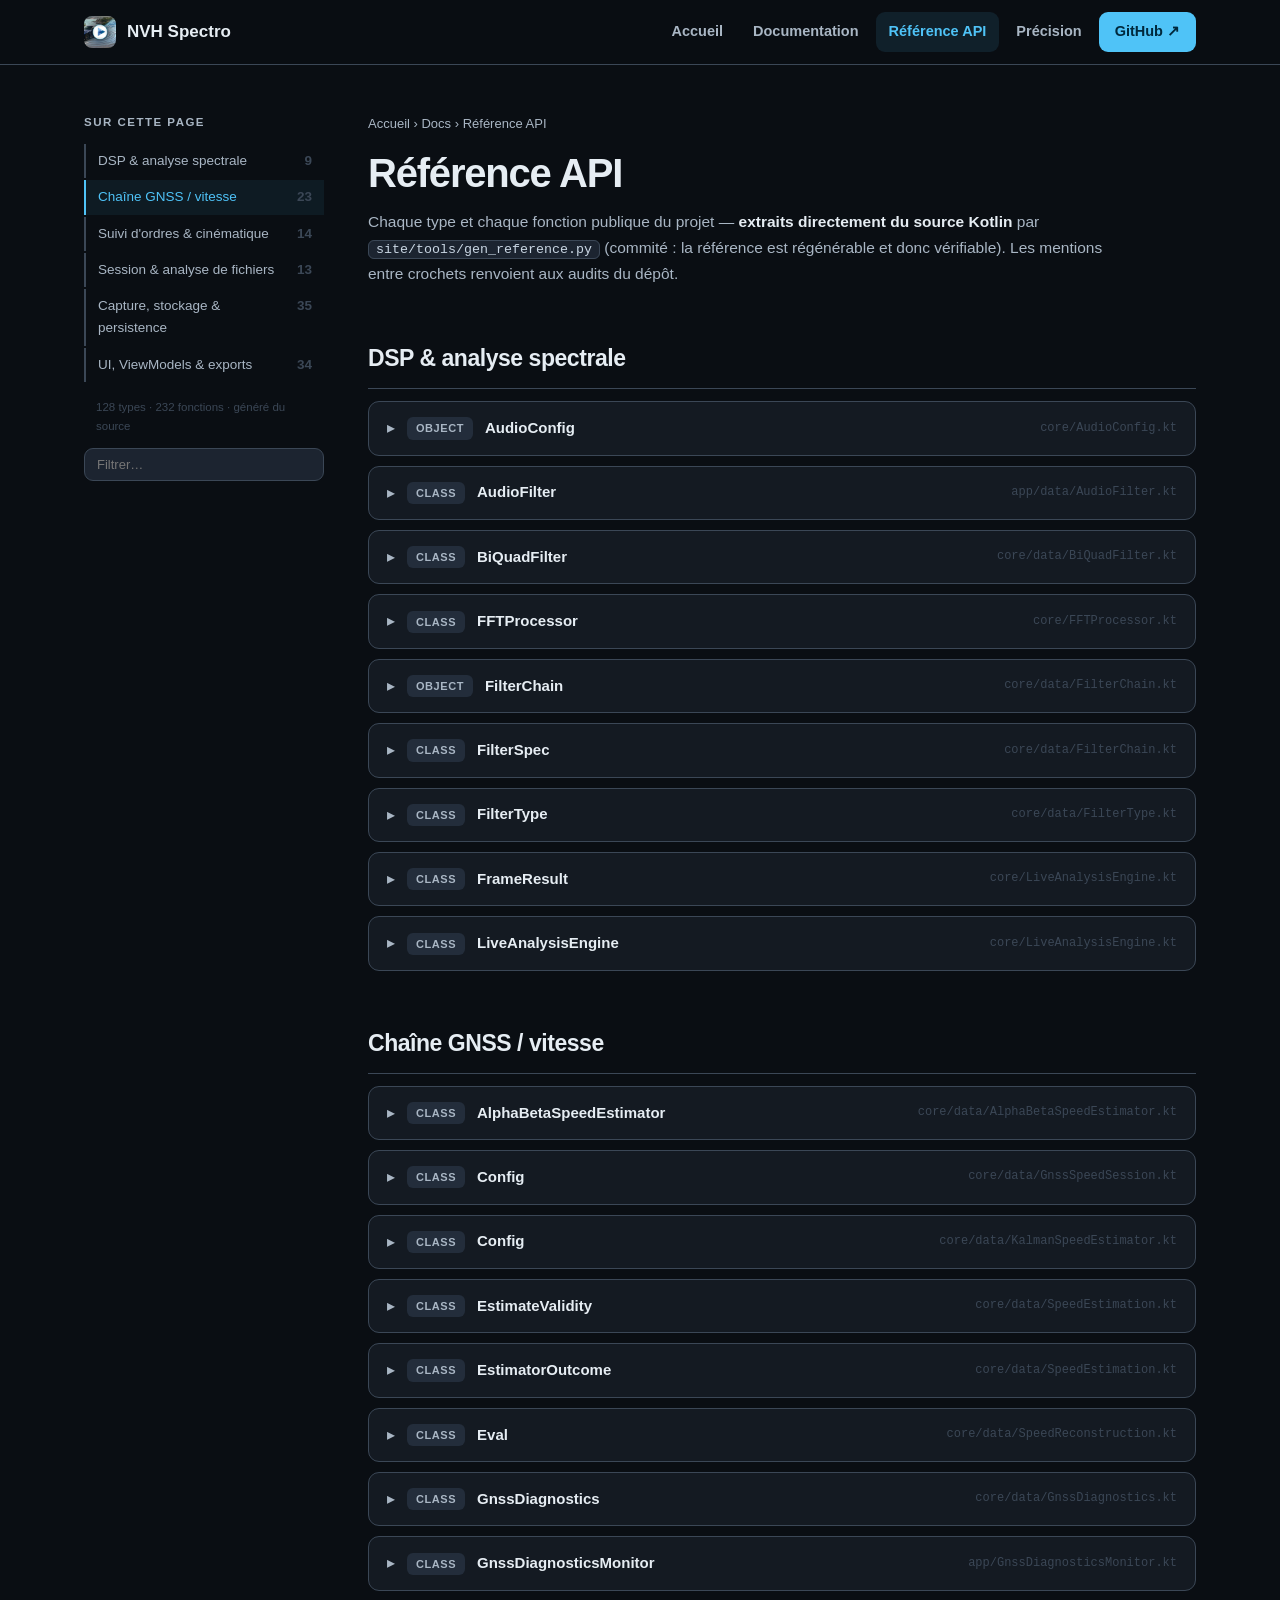
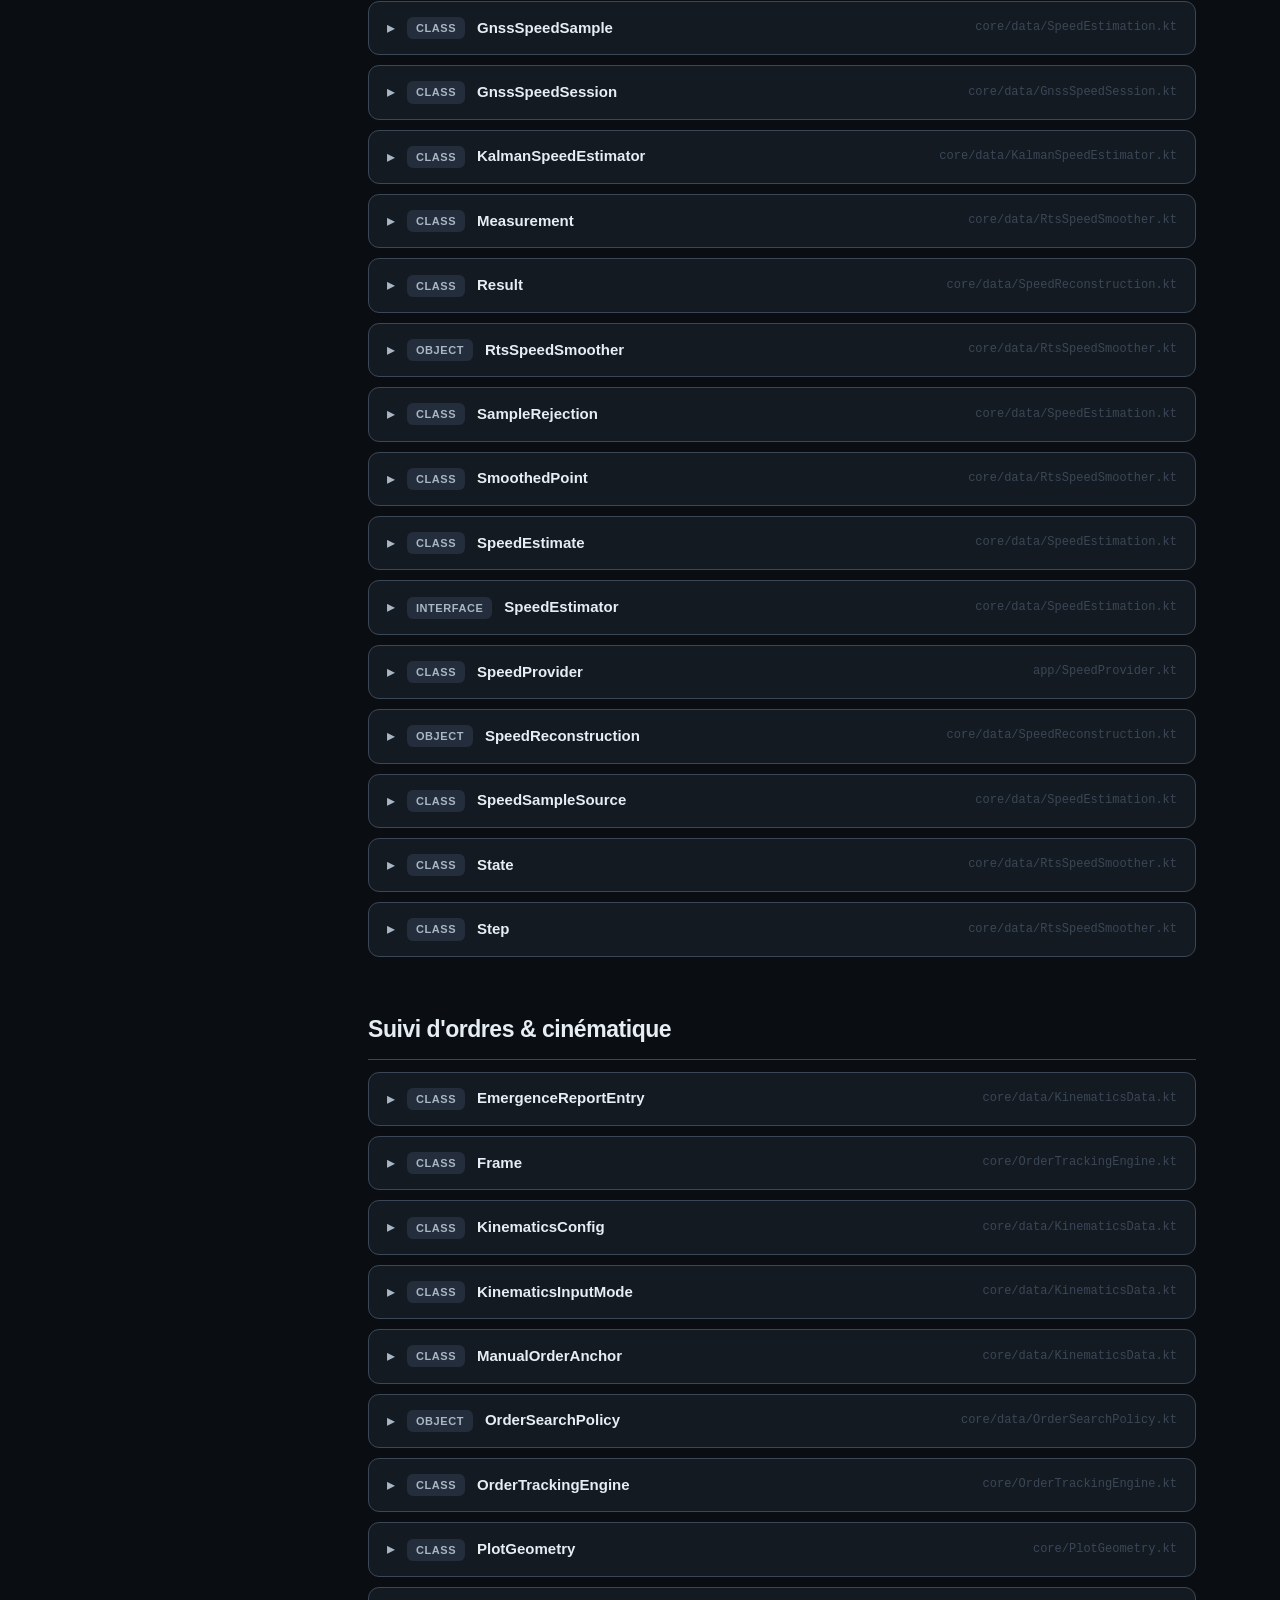
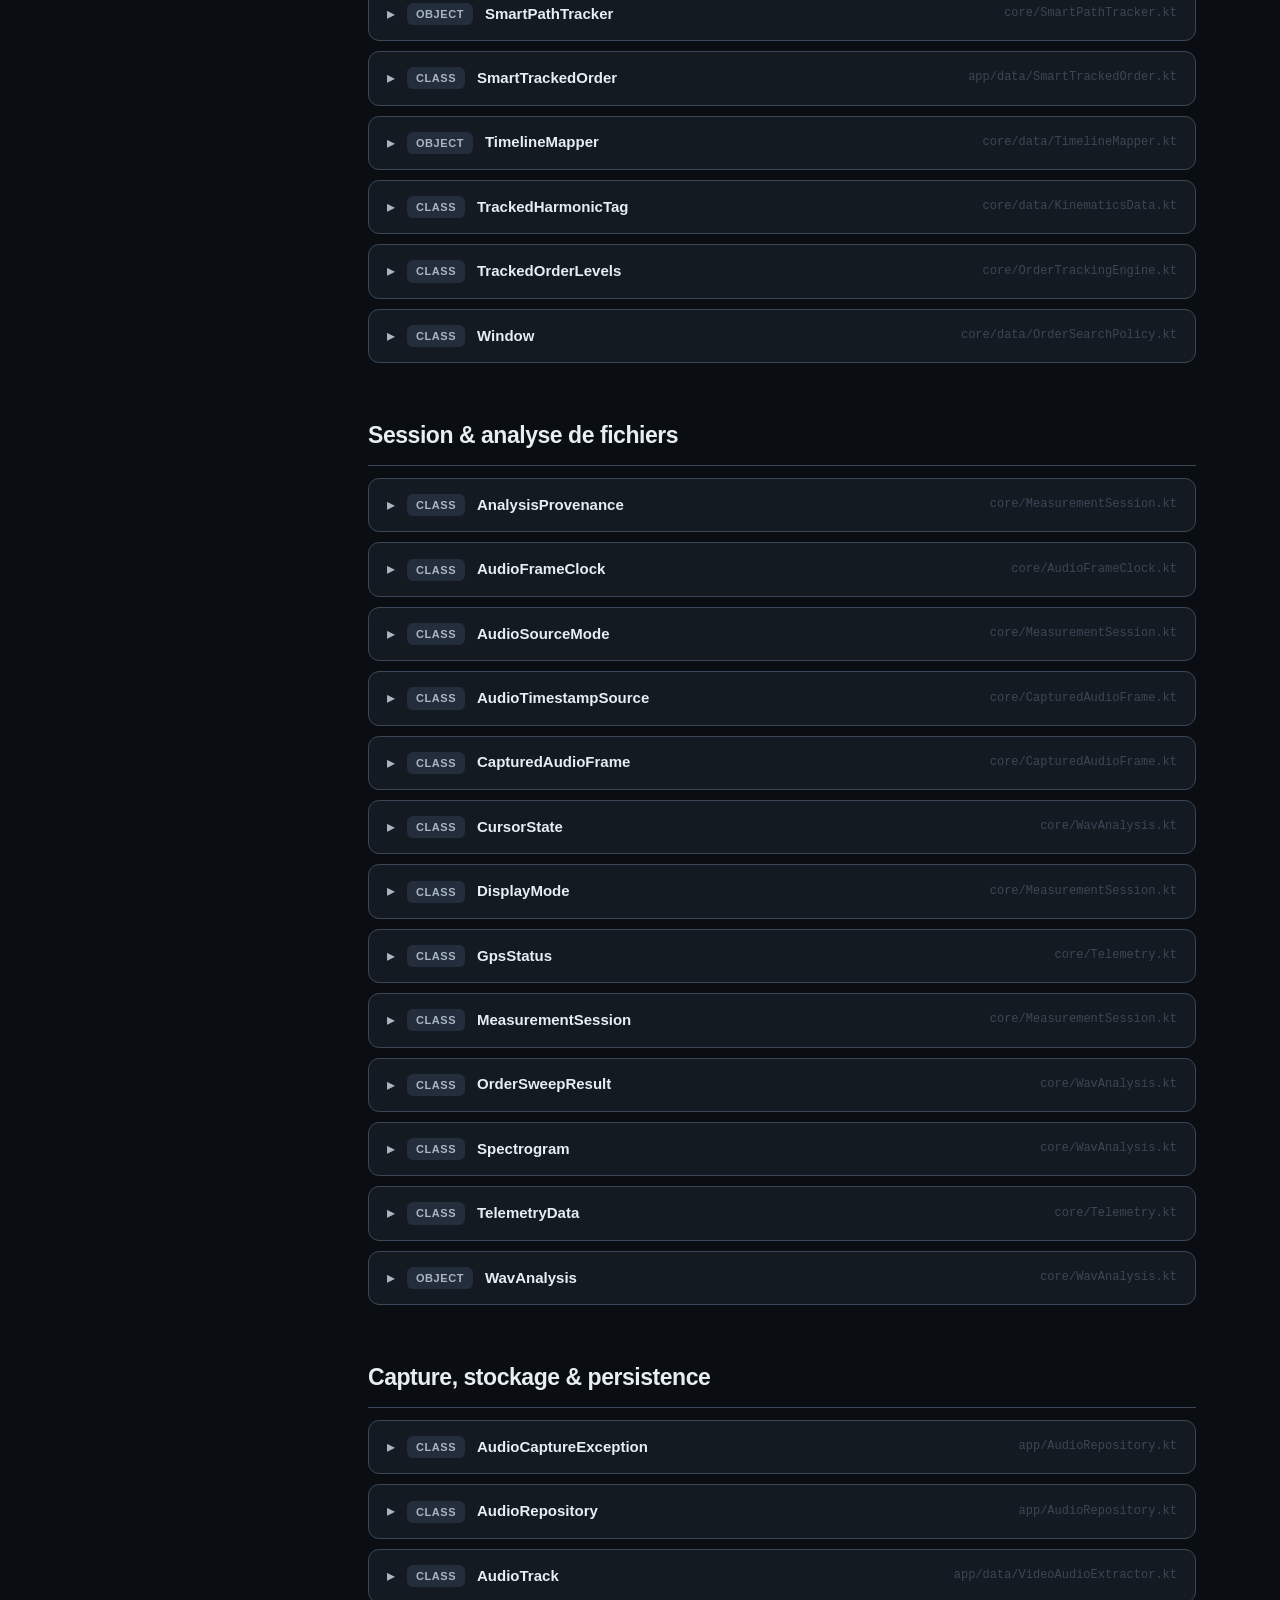
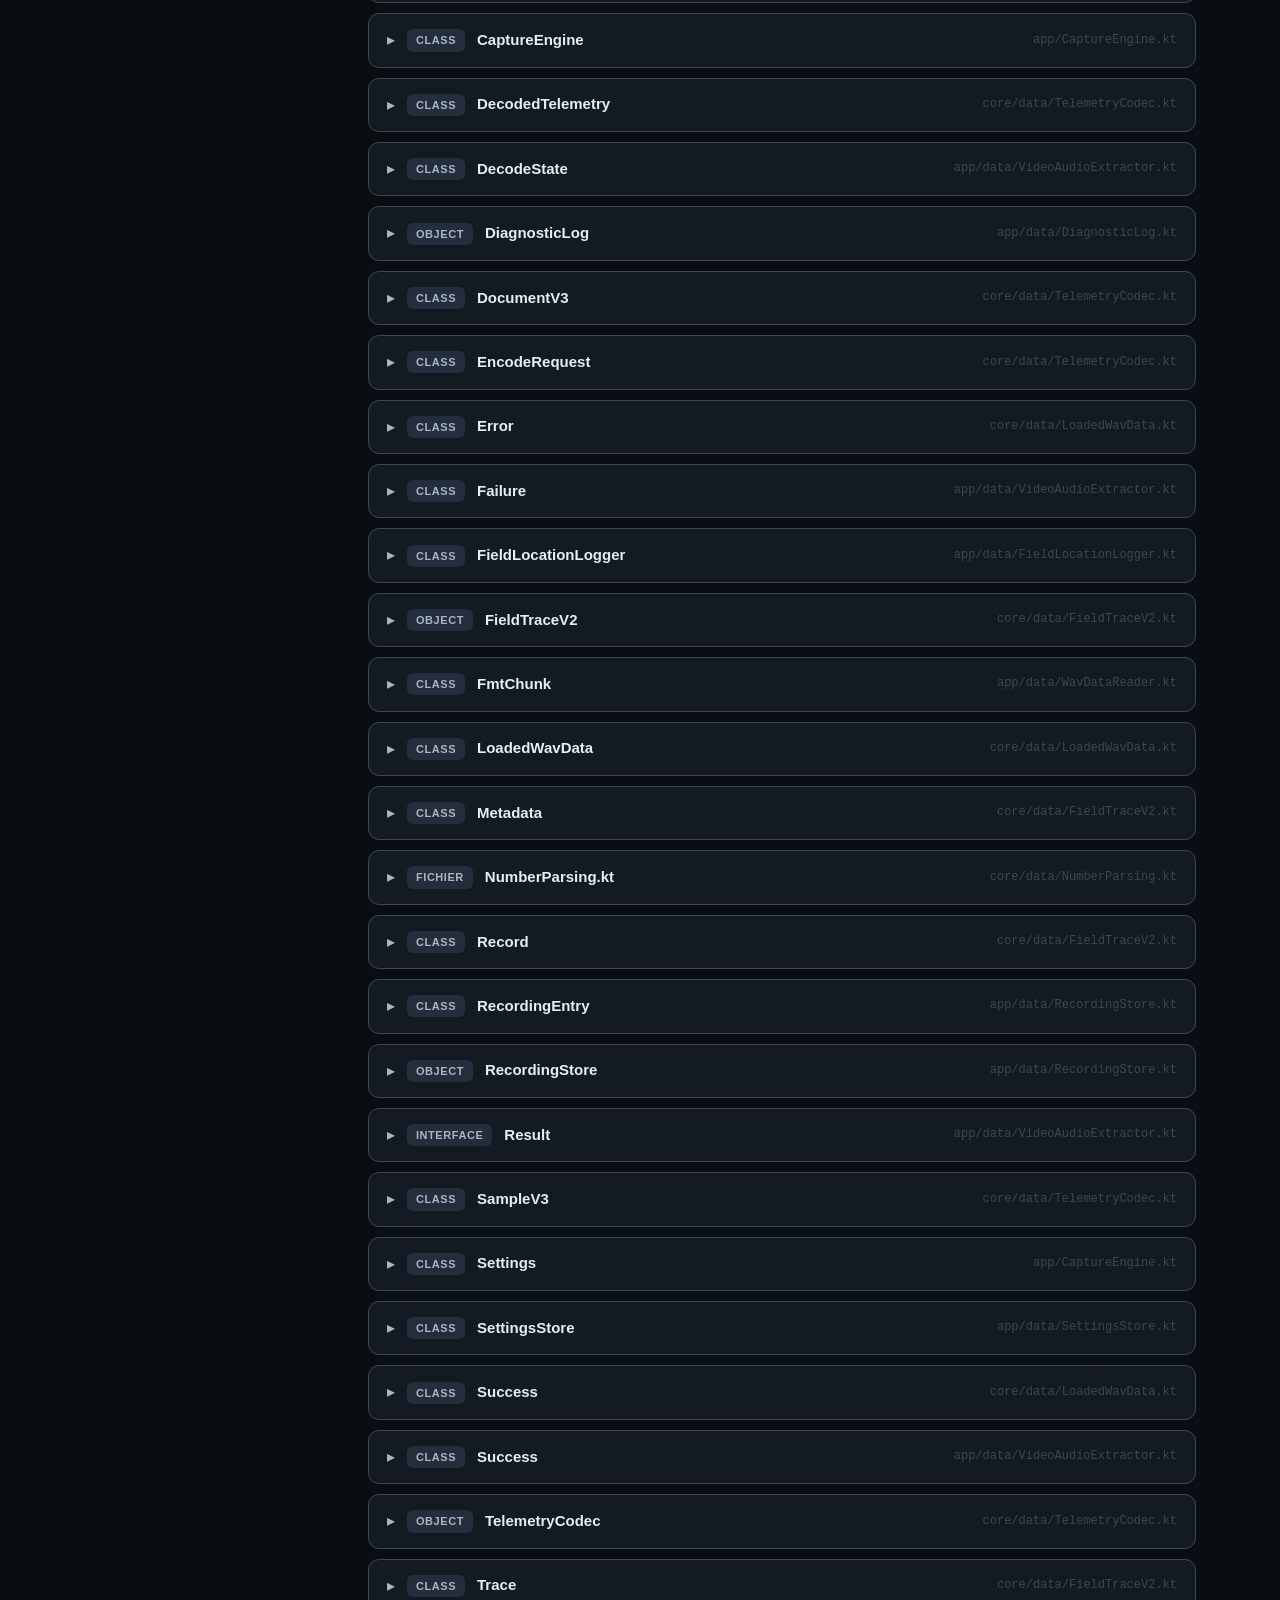
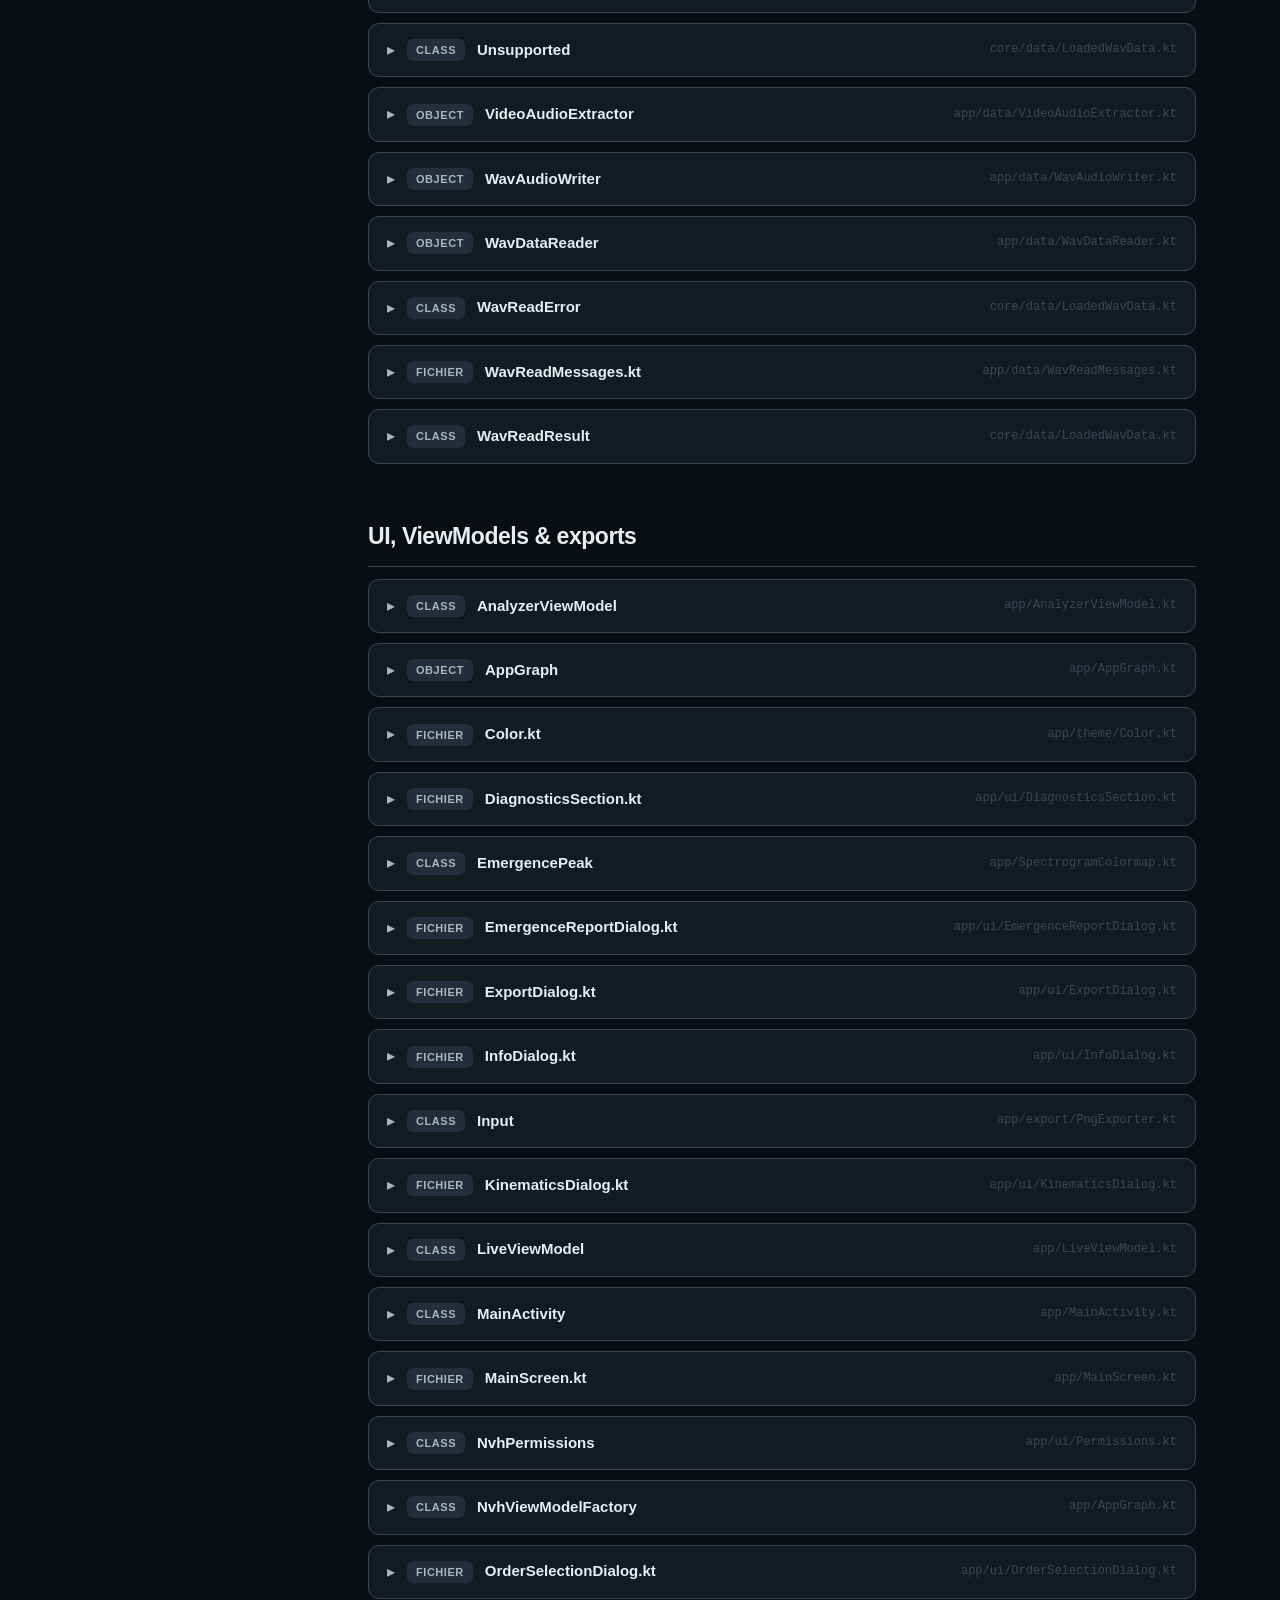
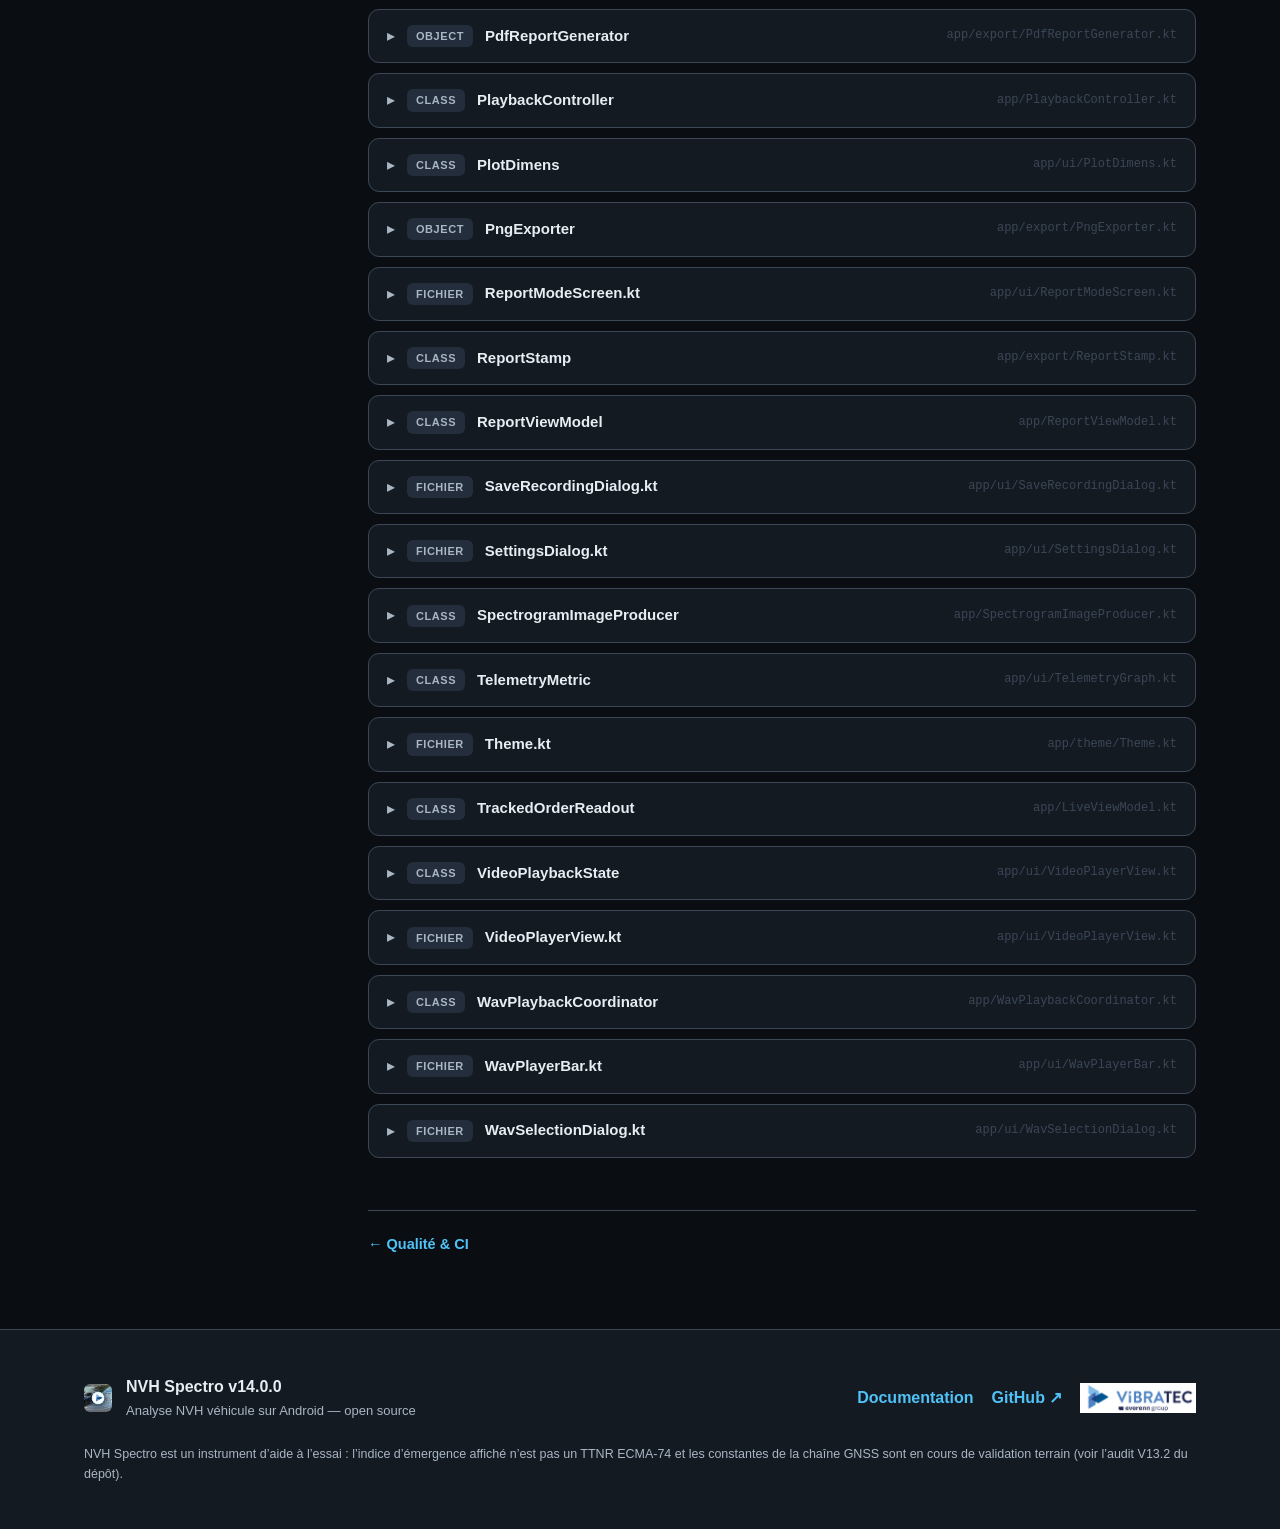
<file: site/docs/reference.html>
<!DOCTYPE html>
<html lang="fr"><head><meta charset="UTF-8">
<meta name="viewport" content="width=device-width, initial-scale=1.0">
<title>Référence API — NVH Spectro</title>
<meta name="description" content="Référence complète de l'API NVH Spectro : chaque classe, objet et fonction publique, extraits du source.">
<link rel="icon" type="image/webp" href="../assets/icon.webp">
<link rel="stylesheet" href="../assets/site.css">
</head><body>
<!--NAV-->
<main class="docs-main"><div class="wrap docs-grid">
<aside class="docs-toc">
  <div class="toc-title">Sur cette page</div>
<a href="#area-0" class="toc-link">DSP &amp; analyse spectrale <span class="toc-n">9</span></a>
<a href="#area-1" class="toc-link">Chaîne GNSS / vitesse <span class="toc-n">23</span></a>
<a href="#area-2" class="toc-link">Suivi d&#x27;ordres &amp; cinématique <span class="toc-n">14</span></a>
<a href="#area-3" class="toc-link">Session &amp; analyse de fichiers <span class="toc-n">13</span></a>
<a href="#area-4" class="toc-link">Capture, stockage &amp; persistence <span class="toc-n">35</span></a>
<a href="#area-5" class="toc-link">UI, ViewModels &amp; exports <span class="toc-n">34</span></a>
  <div class="toc-stats">128 types · 232 fonctions · généré du source</div>
  <input id="ref-search" type="search" placeholder="Filtrer…" autocomplete="off" aria-label="Filtrer la référence">
</aside>
<article class="docs-content">
<nav class="crumbs"><a href="../index.html">Accueil</a> › <a href="index.html">Docs</a> › Référence API</nav>
<h1>Référence API</h1>
<p class="lead">Chaque type et chaque fonction publique du projet — <b>extraits directement du
source Kotlin</b> par <code>site/tools/gen_reference.py</code> (commité : la référence est
régénérable et donc vérifiable). Les mentions entre crochets renvoient aux audits du dépôt.</p>
<h2 id="area-0" class="ref-area">DSP &amp; analyse spectrale</h2>
<details class="ref-type" data-s="audioconfig ">
<summary><span class="ref-kind">object</span><span class="ref-name">AudioConfig</span><span class="ref-file">core/AudioConfig.kt</span></summary>
<p class="ref-doc ref-typedoc">The single home of audio-format constants audit C1, plan 1.1. This is the ONLY file in app/src/main where a literal sample rate may appear — `ci/checks.sh` enforces it. Everything downstream of a loaded file must use that file&#x27;s own `LoadedWavData.sampleRate`; only the live microphone pipeline uses LIVE_SAMPLE_RATE_HZ.</p>
<div class="ref-doc ref-muted">type de données (porteur d'état, sans méthode publique)</div>
</details>
<details class="ref-type" data-s="audiofilter ">
<summary><span class="ref-kind">class</span><span class="ref-name">AudioFilter</span><span class="ref-file">app/data/AudioFilter.kt</span></summary>

<div class="ref-doc ref-muted">type de données (porteur d'état, sans méthode publique)</div>
</details>
<details class="ref-type" data-s="biquadfilter processsample  reset  magnitudeat module |h(e^{jω})| à freqhz — pour vérification et tests d4.">
<summary><span class="ref-kind">class</span><span class="ref-name">BiQuadFilter</span><span class="ref-file">core/data/BiQuadFilter.kt</span></summary>
<p class="ref-doc ref-typedoc">Filtre numérique IIR de type BiQuad. Implémentation basée sur les formules Audio EQ Cookbook de Robert Bristow-Johnson.</p>
<div class="ref-fun"><code class="ref-sig">processSample(x: Double): Double</code></div><div class="ref-fun"><code class="ref-sig">reset()</code></div><div class="ref-fun"><code class="ref-sig">magnitudeAt(freqHz: Double): Double</code><div class="ref-doc">Module |H(e^{jω})| à freqHz — pour vérification et tests D4.</div></div>
</details>
<details class="ref-type" data-s="fftprocessor processfft calcule la fft sur un bloc audio. réutilisé à chaque appel — copier avant de le conserver. computettnr spectre d&#x27;émergence tonale (heuristique nvh hybride — voir audit d1 : pas une implémentation ecma-74/iso 1996-2 conforme).">
<summary><span class="ref-kind">class</span><span class="ref-name">FFTProcessor</span><span class="ref-file">core/FFTProcessor.kt</span></summary>
<p class="ref-doc ref-typedoc">FFT + tonal-emergence processing for ONE audio stream. Stateful (EMA integration, shock detector): create one instance per stream and never share it between live capture and file analysis audit D3. The sample rate is fixed per instance and threaded from the actual source audit C1 — never assume a rate here. plan 3.7 DSP core polish: - real FFT (DoubleFFT_1D.realForward) on preallocated, reused buffers — half the work and zero per-frame allocation of the old complexForward with zeroed imaginary parts D6. The returned magnitude array is REUSED across calls: copy it if you retain it. - No sentinel arithmetic: the TTNR scale is emergence dB with 0 = none; temporal integration runs on LINEAR power with the honest time constant TTNR_INTEGRATION_TAU_SEC (α is derived from the real frame interval, so integration time no longer changes with FFT size) D2. - The shock detector compares energy RISE RATE (dB/s), not per-call deltas, and the first frame of a stream is ANALYZED (the historical −120 initialization squelched it unconditionally) D3. - Sub-30 Hz masking is display policy and lives in the display layer (AudioConfig.DISPLAY_MIN_FREQ_HZ) — magnitudes here are true D7.</p>
<div class="ref-fun"><code class="ref-sig">processFFT(audioData: ShortArray): DoubleArray</code><div class="ref-doc">Calcule la FFT sur un bloc audio. RÉUTILISÉ à chaque appel — copier avant de le conserver.</div></div><div class="ref-fun"><code class="ref-sig">computeTTNR(magnitudesDbFS: DoubleArray): DoubleArray</code><div class="ref-doc">Spectre d&#x27;émergence tonale (heuristique NVH hybride — voir audit D1 : PAS une implémentation ECMA-74/ISO 1996-2 conforme).</div></div>
</details>
<details class="ref-type" data-s="filterchain buildbiquads  renderfilteredpcm run the chain over a whole pcm buffer. checkactive is invoked every 64k samples so a cancelled render stops mid-file l2.">
<summary><span class="ref-kind">object</span><span class="ref-name">FilterChain</span><span class="ref-file">core/data/FilterChain.kt</span></summary>
<p class="ref-doc ref-typedoc">C10/D4, plan 2.5/3.3 Builds and runs the playback/analysis biquad chain. One rendered PCM feeds BOTH what the user hears and what the display analyzes.</p>
<div class="ref-fun"><code class="ref-sig">buildBiquads(filters: List&lt;FilterSpec&gt;, sampleRateHz: Double): List&lt;BiQuadFilter&gt;</code></div><div class="ref-fun"><code class="ref-sig">renderFilteredPcm( pcm: ShortArray, filters: List&lt;FilterSpec&gt;, sampleRateHz: Double, checkActive: () -&gt; Unit = {} ): ShortArray</code><div class="ref-doc">Run the chain over a whole PCM buffer. checkActive is invoked every 64k samples so a cancelled render stops mid-file L2.</div></div>
</details>
<details class="ref-type" data-s="filterspec ">
<summary><span class="ref-kind">class</span><span class="ref-name">FilterSpec</span><span class="ref-file">core/data/FilterChain.kt</span></summary>
<p class="ref-doc ref-typedoc">A filter request without UI baggage — what the DSP chain needs plan 3.3.</p>
<div class="ref-doc ref-muted">type de données (porteur d'état, sans méthode publique)</div>
</details>
<details class="ref-type" data-s="filtertype getdisplayname ">
<summary><span class="ref-kind">class</span><span class="ref-name">FilterType</span><span class="ref-file">core/data/FilterType.kt</span></summary>

<div class="ref-fun"><code class="ref-sig">getDisplayName(): String</code></div>
</details>
<details class="ref-type" data-s="frameresult processframe  reset l7 full state wipe on any source/config transition: shock detector, ttnr integration, persistence and retro buffer — ghost data from a previous session/config can no longer re-fire. (the companion order ema is reset on its own ordertrackingengine.reset.) doublearray p1, plan 3.5 spectrum storage/display conversion — computation stays double inside the dsp.">
<summary><span class="ref-kind">class</span><span class="ref-name">FrameResult</span><span class="ref-file">core/LiveAnalysisEngine.kt</span></summary>

<div class="ref-fun"><code class="ref-sig">processFrame(buffer: ShortArray): FrameResult</code></div><div class="ref-fun"><code class="ref-sig">reset()</code><div class="ref-doc">L7 Full state wipe on any source/config transition: shock detector, TTNR integration, persistence and retro buffer — ghost data from a previous session/config can no longer re-fire. (The companion order EMA is reset on its own OrderTrackingEngine.reset.)</div></div><div class="ref-fun"><code class="ref-sig">DoubleArray()</code><div class="ref-doc">P1, plan 3.5 Spectrum storage/display conversion — computation stays double inside the DSP.</div></div>
</details>
<details class="ref-type" data-s="liveanalysisengine ">
<summary><span class="ref-kind">class</span><span class="ref-name">LiveAnalysisEngine</span><span class="ref-file">core/LiveAnalysisEngine.kt</span></summary>
<p class="ref-doc ref-typedoc">C6, L3, plan 2.2 ALL mutable live-DSP state lives here — the ViewModel keeps no analysis fields. Methods are synchronized as a belt on top of the single-DSP-thread confinement (reset() may be invoked from the main thread on mode/config transitions L7). Behavior is a faithful extraction of the historical live path (persistence counters, 150 ms retro-unmask buffer, 0.75/0.25 EMA). Order-domain work (EMA blend, tag detection) lives in OrderTrackingEngine plan 3.2.</p>
<div class="ref-doc ref-muted">type de données (porteur d'état, sans méthode publique)</div>
</details>
<h2 id="area-1" class="ref-area">Chaîne GNSS / vitesse</h2>
<details class="ref-type" data-s="alphabetaspeedestimator update legacy entry point (σv unknown). prefer update with a gnssspeedsample. update  predictat speed prediction at elapsedrealtimenanos — the per-fft-frame read. estimateat gps-0.1 full estimate with age and descriptive validity. the validity thresholds are provisional (gps-1.1 makes the horizon configurable and enforced; gps-2 derives validity from covariance). nothing consumes the validity yet — the frozen-number defect stays pinned gps-01. reset ">
<summary><span class="ref-kind">class</span><span class="ref-name">AlphaBetaSpeedEstimator</span><span class="ref-file">core/data/AlphaBetaSpeedEstimator.kt</span></summary>
<p class="ref-doc ref-typedoc">α-β tracker over GNSS Doppler speed audit G1–G4, plan 2.4, now behind the SpeedEstimator contract plan-gps GPS-0.2. Purpose: turn ~1 Hz Doppler fixes into a continuously *predictable* speed (v + a·dt) so the live order projection needs no lookahead — this is what deletes the old 1.2 s display latency L5. Acceleration falls out of the filter as a by-product, replacing the raw 1 Hz derivative whose wall-clock dt made it spike on clock adjustments G1. Units and time base GPS-0.5: speeds m/s, accelerations m/s²; every timestamp is BOOTTIME nanoseconds (elapsedRealtimeNanos) — never UTC. Pure Kotlin — no Android imports — so it is JVM-unit-testable. Gains: α=0.5 with β=α²/(2−α)≈0.17 (critically damped pairing for ~1 Hz updates). PROVISIONAL until tuned on the Phase 0.8 field drive logs. Known limitations, deliberately pinned by `SpeedEstimatorContractTest` until the GPS plan replaces them (audit-gps §4): - beyond maxPredictAheadSeconds the numeric output freezes at v + a·cap; estimateAt *describes* that as INVALID but nothing enforces it GPS-01; - the measurement σv is recorded, not weighted — a ±5 m/s fix corrects the state exactly like a ±0.05 m/s one GPS-02; - no covariance: estimates carry null sigmas GPS-04; - a second consecutive implausible fix is accepted without testing its coherence with the first GPS-06.</p>
<div class="ref-fun"><code class="ref-sig">update( elapsedRealtimeNanos: Long, measuredMps: Float, )</code><div class="ref-doc">Legacy entry point (σv unknown). Prefer update with a GnssSpeedSample.</div></div><div class="ref-fun"><code class="ref-sig">update(sample: GnssSpeedSample): SampleRejection?</code></div><div class="ref-fun"><code class="ref-sig">predictAt(elapsedRealtimeNanos: Long): Float</code><div class="ref-doc">Speed prediction at elapsedRealtimeNanos — the per-FFT-frame read.</div></div><div class="ref-fun"><code class="ref-sig">estimateAt(elapsedRealtimeNanos: Long): SpeedEstimate</code><div class="ref-doc">GPS-0.1 Full estimate with age and DESCRIPTIVE validity. The validity thresholds are provisional (GPS-1.1 makes the horizon configurable and enforced; GPS-2 derives validity from covariance). Nothing consumes the validity yet — the frozen-number defect stays pinned GPS-01.</div></div><div class="ref-fun"><code class="ref-sig">reset()</code></div>
</details>
<details class="ref-type" data-s="config update  estimateat  reset  kinematicspeedmps gps-09 the only entry point for rpm/h1/order math. null = no usable speed (invalid) — callers must suspend kinematic tracking, not coast.">
<summary><span class="ref-kind">class</span><span class="ref-name">Config</span><span class="ref-file">core/data/GnssSpeedSession.kt</span></summary>
<p class="ref-doc ref-typedoc">Named, testable thresholds plan-gps §2 — PROVISIONAL until Gate GPS-5 tuning.</p>
<div class="ref-fun"><code class="ref-sig">update(sample: GnssSpeedSample): SampleRejection? = qualify(sample) ?: estimator.update(sample)</code></div><div class="ref-fun"><code class="ref-sig">estimateAt(elapsedRealtimeNanos: Long): SpeedEstimate = estimator.estimateAt(elapsedRealtimeNanos)</code></div><div class="ref-fun"><code class="ref-sig">reset() = estimator.reset()</code></div><div class="ref-fun"><code class="ref-sig">kinematicSpeedMps(elapsedRealtimeNanos: Long): Float?</code><div class="ref-doc">GPS-09 The only entry point for RPM/H1/order math. Null = no usable speed (INVALID) — callers must suspend kinematic tracking, not coast.</div></div>
</details>
<details class="ref-type" data-s="config update  estimateat  reset ">
<summary><span class="ref-kind">class</span><span class="ref-name">Config</span><span class="ref-file">core/data/KalmanSpeedEstimator.kt</span></summary>
<p class="ref-doc ref-typedoc">Named, versionable parameters GPS-2.1; provisional until Gate GPS-5.</p>
<div class="ref-fun"><code class="ref-sig">update(sample: GnssSpeedSample): SampleRejection?</code></div><div class="ref-fun"><code class="ref-sig">estimateAt(elapsedRealtimeNanos: Long): SpeedEstimate</code></div><div class="ref-fun"><code class="ref-sig">reset()</code></div>
</details>
<details class="ref-type" data-s="estimatevalidity ">
<summary><span class="ref-kind">class</span><span class="ref-name">EstimateValidity</span><span class="ref-file">core/data/SpeedEstimation.kt</span></summary>
<p class="ref-doc ref-typedoc">Validity of a SpeedEstimate GPS-01, GPS-09. In GPS-0 this is DESCRIPTIVE only — nothing enforces it yet; GPS-1.1 makes it gate every kinematic use.</p>
<div class="ref-doc ref-muted">type de données (porteur d'état, sans méthode publique)</div>
</details>
<details class="ref-type" data-s="estimatoroutcome ">
<summary><span class="ref-kind">class</span><span class="ref-name">EstimatorOutcome</span><span class="ref-file">core/data/SpeedEstimation.kt</span></summary>
<p class="ref-doc ref-typedoc">What the estimator did with one fix — the per-fix trace payload GPS-0.4, GPS-2.2.</p>
<div class="ref-doc ref-muted">type de données (porteur d'état, sans méthode publique)</div>
</details>
<details class="ref-type" data-s="eval ">
<summary><span class="ref-kind">class</span><span class="ref-name">Eval</span><span class="ref-file">core/data/SpeedReconstruction.kt</span></summary>

<div class="ref-doc ref-muted">type de données (porteur d'état, sans méthode publique)</div>
</details>
<details class="ref-type" data-s="gnssdiagnostics ">
<summary><span class="ref-kind">class</span><span class="ref-name">GnssDiagnostics</span><span class="ref-file">core/data/GnssDiagnostics.kt</span></summary>
<p class="ref-doc ref-typedoc">plan-gps GPS-3.3 Observable GNSS signal quality, snapshotted from `GnssStatus` at each satellite-status change. These values serve DIAGNOSIS and trace analysis (multipath, canyon, windshield attenuation…). They never replace `speedAccuracy` as the mathematical variance of a fix GPS-12 — the estimator does not read them.</p>
<div class="ref-doc ref-muted">type de données (porteur d'état, sans méthode publique)</div>
</details>
<details class="ref-type" data-s="gnssdiagnosticsmonitor onsatellitestatuschanged  ongnssmeasurementsreceived  register  unregister  capabilitiesline gps-3.5 capability matrix, stamped into every trace header.">
<summary><span class="ref-kind">class</span><span class="ref-name">GnssDiagnosticsMonitor</span><span class="ref-file">app/GnssDiagnosticsMonitor.kt</span></summary>
<p class="ref-doc ref-typedoc">plan-gps GPS-3.3/3.4/3.5 GNSS observability around the speed chain: - snapshots `GnssStatus` (satellites, C/N0, constellations, L5) into latest for the drive traces — diagnostics only, never a variance substitute GPS-12; - requests full-tracking measurements (API 31+) ONLY while registered and only when fullTrackingRequested — the A/B switch of the GPS-5 campaign; the callback is consumed minimally (event count proves the cadence); - builds the per-device capability matrix stamped into trace headers. Owned by SpeedProvider; registered/unregistered with the LIVE session.</p>
<div class="ref-fun"><code class="ref-sig">onSatelliteStatusChanged(status: GnssStatus)</code></div><div class="ref-fun"><code class="ref-sig">onGnssMeasurementsReceived(event: GnssMeasurementsEvent)</code></div><div class="ref-fun"><code class="ref-sig">register()</code></div><div class="ref-fun"><code class="ref-sig">unregister()</code></div><div class="ref-fun"><code class="ref-sig">capabilitiesLine(): String</code><div class="ref-doc">GPS-3.5 Capability matrix, stamped into every trace header.</div></div>
</details>
<details class="ref-type" data-s="gnssspeedsample ">
<summary><span class="ref-kind">class</span><span class="ref-name">GnssSpeedSample</span><span class="ref-file">core/data/SpeedEstimation.kt</span></summary>
<p class="ref-doc ref-typedoc">One qualified GNSS speed measurement, as delivered by Android. GPS-3 extends this with signal diagnostics (satellites, C/N0, constellations).</p>
<div class="ref-doc ref-muted">type de données (porteur d'état, sans méthode publique)</div>
</details>
<details class="ref-type" data-s="gnssspeedsession ">
<summary><span class="ref-kind">class</span><span class="ref-name">GnssSpeedSession</span><span class="ref-file">core/data/GnssSpeedSession.kt</span></summary>
<p class="ref-doc ref-typedoc">plan-gps GPS-1.1, GPS-1.3 The GNSS speed session: fix qualification, validity enforcement and session lifecycle around a SpeedEstimator. This is the single gate between Android&#x27;s Location callbacks and the kinematic chain (RPM / H1 / order tracking): - every sample is qualified BEFORE it can touch the estimator — non-finite or negative speeds, mock fixes (unless allowed by Config.acceptMockFixes) and cached/backlogged fixes are rejected with a typed reason GPS-12, GPS-13; - kinematicSpeedMps is the ONLY speed the kinematic chain may consume GPS-09: it returns null — never a frozen number — once the estimate is INVALID (no fix, or beyond the prediction horizon) GPS-01; - reset starts a fresh session: callers MUST invoke it on every LIVE-mode entry/exit so no previous session&#x27;s speed survives a restart GPS-08. The estimate&#x27;s numeric fields remain populated even when INVALID — they are diagnostic values for traces and displays that show their own &quot;--&quot; state GPS-D4; computation goes through kinematicSpeedMps only. Units and time bases GPS-0.5: m/s, m/s², BOOTTIME nanoseconds. Horizontal position accuracy is deliberately absent here — it is never a mathematical substitute for speed accuracy GPS-1.3; the σv-less case is classified DEGRADED by the estimator instead. Pure Kotlin — no Android imports — JVM-unit-testable.</p>
<div class="ref-doc ref-muted">type de données (porteur d'état, sans méthode publique)</div>
</details>
<details class="ref-type" data-s="kalmanspeedestimator ">
<summary><span class="ref-kind">class</span><span class="ref-name">KalmanSpeedEstimator</span><span class="ref-file">core/data/KalmanSpeedEstimator.kt</span></summary>
<p class="ref-doc ref-typedoc">plan-gps GPS-2 Linear Kalman filter over GNSS Doppler speed — the uncertainty-aware replacement for the fixed-gain α-β tracker (closes GPS-02, GPS-04, GPS-05, GPS-06, GPS-14 estimator-side). Model: ``` x = v, a F(dt) = [1, dt, 0, 1] z = Android GNSS speed H = 1, 0 R = max(σv, floor)² Q(dt) = q · [dt³/3, dt²/2, dt²/2, dt] (white-jerk PSD q) ``` - Double precision core; covariance kept symmetric via a Joseph-form update; variable dt GPS-2.1. - The declared σv weights every update (R = σv²); a fix without σv gets the conservative Config.defaultSigmaMps and marks estimates DEGRADED GPS-02, GPS-1.3. - Robust rejection GPS-2.2: the normalized innovation NIS = y²/S gates each fix. A rejected fix leaves the state at its last accepted epoch, so prediction uncertainty keeps growing normally. Reacquisition needs two MUTUALLY COHERENT rejected fixes (implied acceleration plausible), a rejection streak (safety valve), or a gap long enough for a full re-seed. - Stationary state with hysteresis GPS-2.3: near zero the published speed/acceleration are an honest 0 instead of estimation flicker; the internal state is never silently saturated (no clamp substitutes for validity). Units and time bases GPS-0.5: m/s, m/s², BOOTTIME nanoseconds. Pure Kotlin — JVM-unit-testable. All parameters in Config are PROVISIONAL until the Gate GPS-5 field-tuning campaign.</p>
<div class="ref-doc ref-muted">type de données (porteur d'état, sans méthode publique)</div>
</details>
<details class="ref-type" data-s="measurement smooth smooth timestamped raw fixes. returns knots at every accepted fix time, in input order; rejected/degenerate fixes produce no knot.">
<summary><span class="ref-kind">class</span><span class="ref-name">Measurement</span><span class="ref-file">core/data/RtsSpeedSmoother.kt</span></summary>
<p class="ref-doc ref-typedoc">One raw fix reduced to its measurement (z, R = σ²).</p>
<div class="ref-fun"><code class="ref-sig">smooth( samples: List&lt;GnssSpeedSample&gt;, config: KalmanSpeedEstimator.Config = KalmanSpeedEstimator.Config(), ): List&lt;SmoothedPoint&gt;</code><div class="ref-doc">Smooth timestamped raw fixes. Returns knots at every ACCEPTED fix time, in input order; rejected/degenerate fixes produce no knot.</div></div>
</details>
<details class="ref-type" data-s="result reconstruct rebuild theoretical speeds (+σ) for samples. audiotimesnanos (v3 sidecars) gives each sample&#x27;s audio boottime; without it, samples are evaluated at their own fix time.">
<summary><span class="ref-kind">class</span><span class="ref-name">Result</span><span class="ref-file">core/data/SpeedReconstruction.kt</span></summary>

<div class="ref-fun"><code class="ref-sig">reconstruct( samples: List&lt;TelemetryData&gt;, audioTimesNanos: List&lt;Long&gt;?, ): Result</code><div class="ref-doc">Rebuild theoretical speeds (+σ) for samples. audioTimesNanos (v3 sidecars) gives each sample&#x27;s audio BOOTTIME; without it, samples are evaluated at their own fix time.</div></div>
</details>
<details class="ref-type" data-s="rtsspeedsmoother ">
<summary><span class="ref-kind">object</span><span class="ref-name">RtsSpeedSmoother</span><span class="ref-file">core/data/RtsSpeedSmoother.kt</span></summary>
<p class="ref-doc ref-typedoc">plan-gps GPS-4.4 Deferred speed reconstruction: a forward Kalman pass (same model and KalmanSpeedEstimator.Config parameters as the LIVE estimator) followed by a backward Rauch–Tung–Striebel pass. A recorded analysis has the FUTURE fixes too — the smoothed trajectory uses them, which the causal LIVE filter never may plan-gps §2. Statistically implausible fixes (NIS gate) are simply dropped offline; a gap longer than the re-seed threshold splits the trace into independently smoothed segments (no information crosses a re-seed boundary). Frame-by-frame EXTRAPOLATED speeds are never fed back in as truth — input is raw fixes only. Units and time bases GPS-0.5: m/s, m/s², BOOTTIME nanoseconds. Pure Kotlin — JVM-unit-testable.</p>
<div class="ref-doc ref-muted">type de données (porteur d'état, sans méthode publique)</div>
</details>
<details class="ref-type" data-s="samplerejection ">
<summary><span class="ref-kind">class</span><span class="ref-name">SampleRejection</span><span class="ref-file">core/data/SpeedEstimation.kt</span></summary>
<p class="ref-doc ref-typedoc">Why a sample did not update the estimator state normally GPS-06, GPS-12, GPS-13.</p>
<div class="ref-doc ref-muted">type de données (porteur d'état, sans méthode publique)</div>
</details>
<details class="ref-type" data-s="smoothedpoint ">
<summary><span class="ref-kind">class</span><span class="ref-name">SmoothedPoint</span><span class="ref-file">core/data/RtsSpeedSmoother.kt</span></summary>
<p class="ref-doc ref-typedoc">One smoothed state knot at a fix instant.</p>
<div class="ref-doc ref-muted">type de données (porteur d'état, sans méthode publique)</div>
</details>
<details class="ref-type" data-s="speedestimate ">
<summary><span class="ref-kind">class</span><span class="ref-name">SpeedEstimate</span><span class="ref-file">core/data/SpeedEstimation.kt</span></summary>
<p class="ref-doc ref-typedoc">The estimator&#x27;s answer at one instant — speed plus age, uncertainty and validity.</p>
<div class="ref-doc ref-muted">type de données (porteur d'état, sans méthode publique)</div>
</details>
<details class="ref-type" data-s="speedestimator update feed one qualified gnss sample. returns null when the sample was accepted (including a re-seed after a long dropout), else why it was not. estimateat evaluate the state at a boottime instant. gps-1.2&#x27;s target call is `estimateat(audioframe.centertimenanos)` — never &quot;estimate now&quot; gps-03. reset cold start: forget fixes, state and validity (mode transitions — gps-08).">
<summary><span class="ref-kind">interface</span><span class="ref-name">SpeedEstimator</span><span class="ref-file">core/data/SpeedEstimation.kt</span></summary>
<p class="ref-doc ref-typedoc">plan-gps GPS-0.2 The speed-estimation contract. GPS-2 swaps the α-β implementation for a Kalman filter behind this same interface.</p>
<div class="ref-fun"><code class="ref-sig">update(sample: GnssSpeedSample): SampleRejection?</code><div class="ref-doc">Feed one qualified GNSS sample. Returns null when the sample was accepted (including a re-seed after a long dropout), else why it was not.</div></div><div class="ref-fun"><code class="ref-sig">estimateAt(elapsedRealtimeNanos: Long): SpeedEstimate</code><div class="ref-doc">Evaluate the state at a BOOTTIME instant. GPS-1.2&#x27;s target call is `estimateAt(audioFrame.centerTimeNanos)` — never &quot;estimate now&quot; GPS-03.</div></div><div class="ref-fun"><code class="ref-sig">reset()</code><div class="ref-doc">Cold start: forget fixes, state and validity (mode transitions — GPS-08).</div></div>
</details>
<details class="ref-type" data-s="speedprovider onlocationchanged  onstatuschanged  onproviderenabled  onproviderdisabled  start  stop  shutdown full release (viewmodel death): stop + quit the gnss thread l1. currenttelemetry thread-safe snapshot with speed predicted to now — for ui-driven reads. telemetryat gps-03 estimate evaluated at an explicit boottime instant — the dsp consumer passes the audio capture time of the frame being analyzed, so a backlogged dsp queue can no longer pair a spectrum with a speed newer than the sound. reset ">
<summary><span class="ref-kind">class</span><span class="ref-name">SpeedProvider</span><span class="ref-file">app/SpeedProvider.kt</span></summary>
<p class="ref-doc ref-typedoc">GNSS speed acquisition audit §3b G1–G4, plan 2.4; plan-gps GPS-1/GPS-3: - GPS_PROVIDER is the ONLY metrological source G2, GPS-07: its listener is registered even while the provider is disabled (so enable/disable state changes arrive mid-session GPS-3.2); on API 31+ the subscription is an explicit high-accuracy, zero-interval, unbatched LocationRequest GPS-3.1. The fallback provider runs only while GPS is off and is INFORMATION_ONLY — its fixes never feed the estimator unless their provider field claims GNSS provenance. - All callbacks are delivered on the dedicated &quot;nvh-gnss&quot; thread, never on main GPS-3.1; delivery latency (callback − fix time) is in every trace row GPS-13. - The estimator behind GnssSpeedSession (Kalman since GPS-2) enforces qualification and validity; telemetryAt evaluates it at the audio capture instant GPS-03. - GnssDiagnosticsMonitor snapshots signal quality for traces and owns the full-tracking A/B switch and capability matrix GPS-3.3/3.4/3.5. - Runs only while started — LIVE mode only C7; start()/stop() reset the speed session GPS-08; stop() releases every GNSS resource. Units and time bases GPS-0.5: estimator I/O is m/s and BOOTTIME nanoseconds; TelemetryData speeds are km/h for display. Location.time (UTC) is logged for labeling only — it never enters interval math G1.</p>
<div class="ref-fun"><code class="ref-sig">onLocationChanged(location: Location) = onFix(location, source = SpeedSampleSource.GPS)</code></div><div class="ref-fun"><code class="ref-sig">onStatusChanged( provider: String?, status: Int, extras: Bundle?, )</code></div><div class="ref-fun"><code class="ref-sig">onProviderEnabled(provider: String)</code></div><div class="ref-fun"><code class="ref-sig">onProviderDisabled(provider: String)</code></div><div class="ref-fun"><code class="ref-sig">start()</code></div><div class="ref-fun"><code class="ref-sig">stop()</code></div><div class="ref-fun"><code class="ref-sig">shutdown()</code><div class="ref-doc">Full release (ViewModel death): stop + quit the GNSS thread L1.</div></div><div class="ref-fun"><code class="ref-sig">currentTelemetry(): TelemetryData</code><div class="ref-doc">Thread-safe snapshot with speed PREDICTED to now — for UI-driven reads.</div></div><div class="ref-fun"><code class="ref-sig">telemetryAt(elapsedRealtimeNanos: Long): TelemetryData</code><div class="ref-doc">GPS-03 Estimate evaluated at an explicit BOOTTIME instant — the DSP consumer passes the AUDIO CAPTURE time of the frame being analyzed, so a backlogged DSP queue can no longer pair a spectrum with a speed newer than the sound.</div></div><div class="ref-fun"><code class="ref-sig">reset()</code></div>
</details>
<details class="ref-type" data-s="speedreconstruction ">
<summary><span class="ref-kind">object</span><span class="ref-name">SpeedReconstruction</span><span class="ref-file">core/data/SpeedReconstruction.kt</span></summary>
<p class="ref-doc ref-typedoc">plan-gps GPS-4.4 Speed reconstruction for DEFERRED analyses (WAV/video replays, recorded reports): RTS smoothing over the sidecar&#x27;s RAW fixes, evaluated at each sample&#x27;s audio instant. The recorder appends telemetry at frame rate (~43 fps) while GNSS fixes arrive at ~1 Hz, so runs of samples share one fix — the smoother sees each DISTINCT fix once, never the frame-rate copies, and never an already extrapolated per-frame speed (those must not be recycled as truth). Sidecars without usable monotonic fix times (v1, or synthetic imports) fall back to the historical corner interpolation; Result.statusLabel says which path produced the speeds — the label the report must print Gate GPS-4.</p>
<div class="ref-doc ref-muted">type de données (porteur d'état, sans méthode publique)</div>
</details>
<details class="ref-type" data-s="speedsamplesource ">
<summary><span class="ref-kind">class</span><span class="ref-name">SpeedSampleSource</span><span class="ref-file">core/data/SpeedEstimation.kt</span></summary>
<p class="ref-doc ref-typedoc">Which subscription produced a speed sample GPS-07.</p>
<div class="ref-doc ref-muted">type de données (porteur d'état, sans méthode publique)</div>
</details>
<details class="ref-type" data-s="state ">
<summary><span class="ref-kind">class</span><span class="ref-name">State</span><span class="ref-file">core/data/RtsSpeedSmoother.kt</span></summary>
<p class="ref-doc ref-typedoc">A v, a state with symmetric covariance (p11, p12, p22).</p>
<div class="ref-doc ref-muted">type de données (porteur d'état, sans méthode publique)</div>
</details>
<details class="ref-type" data-s="step ">
<summary><span class="ref-kind">class</span><span class="ref-name">Step</span><span class="ref-file">core/data/RtsSpeedSmoother.kt</span></summary>

<div class="ref-doc ref-muted">type de données (porteur d'état, sans méthode publique)</div>
</details>
<h2 id="area-2" class="ref-area">Suivi d&#x27;ordres &amp; cinématique</h2>
<details class="ref-type" data-s="emergencereportentry ">
<summary><span class="ref-kind">class</span><span class="ref-name">EmergenceReportEntry</span><span class="ref-file">core/data/KinematicsData.kt</span></summary>
<p class="ref-doc ref-typedoc">Entrée accumulée pour le rapport synthétique d&#x27;émergences.</p>
<div class="ref-doc ref-muted">type de données (porteur d'état, sans méthode publique)</div>
</details>
<details class="ref-type" data-s="frame step process one frame: fold the ttnr spectrum into order domain, blend the ema, detect emergent orders, merge them into report (mutated in place), and return the updated active-tag list (expired tags dropped, fresh detections overlaid). detection only runs above min_speed_kmh / min_rpm; tag hold-time decay runs on every call. reset l7 ghost orders from a previous stream/config must never survive a transition.">
<summary><span class="ref-kind">class</span><span class="ref-name">Frame</span><span class="ref-file">core/OrderTrackingEngine.kt</span></summary>
<p class="ref-doc ref-typedoc">One analysis frame, in the source&#x27;s own bin grid (df = sampleRate / fftSize).</p>
<div class="ref-fun"><code class="ref-sig">step( frame: Frame, nowMs: Long, holdMs: Long, targetOrders: List&lt;Double&gt;, activeTags: List&lt;TrackedHarmonicTag&gt;, report: MutableList&lt;EmergenceReportEntry&gt; ): List&lt;TrackedHarmonicTag&gt;</code><div class="ref-doc">Process one frame: fold the TTNR spectrum into order domain, blend the EMA, detect emergent orders, merge them into report (mutated in place), and return the updated active-tag list (expired tags dropped, fresh detections overlaid). Detection only runs above MIN_SPEED_KMH / MIN_RPM; tag hold-time decay runs on every call.</div></div><div class="ref-fun"><code class="ref-sig">reset()</code><div class="ref-doc">L7 Ghost orders from a previous stream/config must never survive a transition.</div></div>
</details>
<details class="ref-type" data-s="kinematicsconfig parsedtargetorders retourne la liste des ordres cibles renseignés par l&#x27;utilisateur (ex: 7.4, 18.0, 22.2, 36.0). si la chaîne est vide, retourne une liste vide (mode détection ouverte). calculatewheelradiusmeters calcule le rayon dynamique sous charge de la roue (en mètres) à partir des dimensions pneu vendeur. geteffectivev1000 calcule la v1000 équivalente en km/h pour 1000 rpm selon le mode de saisie sélectionné. calculaterpm calcule le régime moteur (rpm) pour une vitesse donnée en km/h. calculateh1freqhz calcule la fréquence fondamentale h1 en hz (rpm / 60).">
<summary><span class="ref-kind">class</span><span class="ref-name">KinematicsConfig</span><span class="ref-file">core/data/KinematicsData.kt</span></summary>
<p class="ref-doc ref-typedoc">Serializable so the painstakingly-entered chain survives process death S1, plan 3.6.</p>
<div class="ref-fun"><code class="ref-sig">parsedTargetOrders(): List&lt;Double&gt;</code><div class="ref-doc">Retourne la liste des ordres cibles renseignés par l&#x27;utilisateur (ex: 7.4, 18.0, 22.2, 36.0). Si la chaîne est vide, retourne une liste vide (mode détection ouverte).</div></div><div class="ref-fun"><code class="ref-sig">calculateWheelRadiusMeters(): Double</code><div class="ref-doc">Calcule le rayon dynamique sous charge de la roue (en mètres) à partir des dimensions pneu vendeur.</div></div><div class="ref-fun"><code class="ref-sig">getEffectiveV1000(): Double</code><div class="ref-doc">Calcule la V1000 équivalente en km/h pour 1000 RPM selon le mode de saisie sélectionné.</div></div><div class="ref-fun"><code class="ref-sig">calculateRpm(speedKmh: Float): Double</code><div class="ref-doc">Calcule le régime moteur (RPM) pour une vitesse donnée en km/h.</div></div><div class="ref-fun"><code class="ref-sig">calculateH1FreqHz(speedKmh: Float): Double</code><div class="ref-doc">Calcule la fréquence fondamentale H1 en Hz (RPM / 60).</div></div>
</details>
<details class="ref-type" data-s="kinematicsinputmode ">
<summary><span class="ref-kind">class</span><span class="ref-name">KinematicsInputMode</span><span class="ref-file">core/data/KinematicsData.kt</span></summary>

<div class="ref-doc ref-muted">type de données (porteur d'état, sans méthode publique)</div>
</details>
<details class="ref-type" data-s="manualorderanchor ">
<summary><span class="ref-kind">class</span><span class="ref-name">ManualOrderAnchor</span><span class="ref-file">core/data/KinematicsData.kt</span></summary>

<div class="ref-doc ref-muted">type de données (porteur d'état, sans méthode publique)</div>
</details>
<details class="ref-type" data-s="ordersearchpolicy sigmarpm σrpm from the speed σ, both the plan-gps gps-4.1 formulas. sigmaorderfreqhz σ of order order&#x27;s frequency, hz.">
<summary><span class="ref-kind">object</span><span class="ref-name">OrderSearchPolicy</span><span class="ref-file">core/data/OrderSearchPolicy.kt</span></summary>
<p class="ref-doc ref-typedoc">plan-gps GPS-4.1, GPS-4.2 Kinematic error budget and the dynamic tracked-order search window it implies (closes GPS-10). Error budget (speeds in km/h): ``` rpm = v · 1000 / V1000 σrpm = σv · 1000 / V1000 f(Hn) = n · rpm / 60 σf(Hn) = n · σrpm / 60 ``` The historical search radius was a FIXED ±1 bin (±Δf) while σf(H18) at the default V1000 and a 0.5 m/s speed σ is ≈ 54 Hz — the true line usually sat OUTSIDE the window and the tracker read noise at the projected bin. The window is now built from the actual uncertainty: k·σf + Δf, and BOUNDED — a window wider than the bound cannot pick one order&#x27;s line apart from its neighbours&#x27;, so tracking is SUSPENDED (&quot;ordre non identifiable&quot;) instead of silently reporting an ambiguous value. V1000&#x27;s own uncertainty (dynamic tire radius, gear-ratio rounding) is NOT modeled here — it can dominate the GNSS term and is characterized separately in the plan-5.3 validation document. When σ is UNKNOWN (α-β estimator, pre-v3 sidecars) the policy falls back to the historical fixed radius — legacy analyses keep their behavior and are marked &quot;incertitude inconnue&quot; by their DEGRADED validity instead. All constants PROVISIONAL until the Gate GPS-5 campaign.</p>
<div class="ref-fun"><code class="ref-sig">sigmaRpm( sigmaSpeedKmh: Double, v1000Kmh: Double, ): Double = sigmaSpeedKmh * RPM_REFERENCE / v1000Kmh.coerceAtLeast(MIN_V1000_KMH)</code><div class="ref-doc">σrpm from the speed σ, both the plan-gps GPS-4.1 formulas.</div></div><div class="ref-fun"><code class="ref-sig">sigmaOrderFreqHz( order: Double, sigmaSpeedKmh: Double, v1000Kmh: Double, ): Double = order * sigmaRpm(sigmaSpeedKmh, v1000Kmh)</code><div class="ref-doc">σ of order order&#x27;s frequency, Hz.</div></div>
</details>
<details class="ref-type" data-s="ordertrackingengine ">
<summary><span class="ref-kind">class</span><span class="ref-name">OrderTrackingEngine</span><span class="ref-file">core/OrderTrackingEngine.kt</span></summary>
<p class="ref-doc ref-typedoc">THE order-tracking engine audit A2, D7, plan 3.2 — the single implementation of order-domain folding, EMA smoothing, harmonic-tag detection and emergence-report accumulation. The live pipeline and the WAV sweep both consume this class; the two historical ~130-line copies (which had already drifted) are gone. Stateful (order-domain EMA): one instance per stream — the ViewModel owns one for live capture, and each WAV sweep creates a fresh local one. Methods are synchronized as a belt on top of single-thread confinement (reset() may be invoked from the main thread on transitions L7).</p>
<div class="ref-doc ref-muted">type de données (porteur d'état, sans méthode publique)</div>
</details>
<details class="ref-type" data-s="plotgeometry xforfraction data fraction (0..1 across the full data) -&gt; canvas x. yforfraction data fraction (0 = top of the band, 1 = bottom) -&gt; canvas y. fractionforx canvas x -&gt; data fraction. inverse of xforfraction. fractionfory canvas y -&gt; data fraction. inverse of yforfraction. visiblefractionx the data fractions currently visible horizontally — what the bitmap crop shows. visiblefractiony the data fractions currently visible vertically. containsplot is this canvas point inside the data area (not in the axis gutters)? containsx is this canvas x inside the data area horizontally (for full-height overlays)? containsy is this canvas y inside the data area vertically (for full-width overlays)? clamppan clamps a candidate pan so the viewport can never leave the data. at zoom 1 the only valid pan is 0: the plot exactly fills its area, and letting it slide would show blank space beside a measurement. zoomedaround zoom around a focal canvas point, keeping the data under that point in place. returns the new geometry with the pan already clamped. reset back to the unzoomed, unpanned view.">
<summary><span class="ref-kind">class</span><span class="ref-name">PlotGeometry</span><span class="ref-file">core/PlotGeometry.kt</span></summary>
<p class="ref-doc ref-typedoc">The one description of where a plot&#x27;s data area is, and how zoom/pan map data to pixels U3, U4, plan 4.2. Two audit findings share this object as their fix: - **U3** — margins and text sizes were raw pixel literals (`150f`, `60f`, `32f`), duplicated across two `pointerInput` blocks and the draw pass. On an xxxhdpi phone the axis gutter measured ~34 dp with ~9 sp text; on mdpi it was enormous. The caller now converts dp/sp ONCE via `Density` and hands the pixel values here, so touch handling and drawing cannot drift apart — they read the same object. - **U4** — pinch-zoom cropped the spectrogram bitmap, but the playhead, emergence beacons, harmonic tags and the H1 overlay were positioned in *unzoomed* plot coordinates, so every overlay detached from the image the moment the user zoomed. Overlays now place themselves through xForFraction/yForFraction, which apply the same transform the bitmap crop does, and containsPlot clips what falls outside the viewport. Coordinates: a *fraction* is a position in the DATA, 0..1 (u across time/frames, v down from the top of the frequency band). Pixels are canvas coordinates. Pure Kotlin: this is the geometry, not the rendering, so it is unit-testable.</p>
<div class="ref-fun"><code class="ref-sig">xForFraction(u: Float): Float = left + (u * plotWidth * zoom + panXPx)</code><div class="ref-doc">Data fraction (0..1 across the full data) -&gt; canvas x.</div></div><div class="ref-fun"><code class="ref-sig">yForFraction(v: Float): Float = top + (v * plotHeight * zoom + panYPx)</code><div class="ref-doc">Data fraction (0 = top of the band, 1 = bottom) -&gt; canvas y.</div></div><div class="ref-fun"><code class="ref-sig">fractionForX(x: Float): Float = if (plotWidth &lt;= 0f || zoom &lt;= 0f) 0f else (x - left - panXPx) / (plotWidth * zoom)</code><div class="ref-doc">Canvas x -&gt; data fraction. Inverse of xForFraction.</div></div><div class="ref-fun"><code class="ref-sig">fractionForY(y: Float): Float = if (plotHeight &lt;= 0f || zoom &lt;= 0f) 0f else (y - top - panYPx) / (plotHeight * zoom)</code><div class="ref-doc">Canvas y -&gt; data fraction. Inverse of yForFraction.</div></div><div class="ref-fun"><code class="ref-sig">visibleFractionX(): ClosedFloatingPointRange&lt;Float&gt; = fractionForX(left)..fractionForX(right)</code><div class="ref-doc">The data fractions currently visible horizontally — what the bitmap crop shows.</div></div><div class="ref-fun"><code class="ref-sig">visibleFractionY(): ClosedFloatingPointRange&lt;Float&gt; = fractionForY(top)..fractionForY(bottom)</code><div class="ref-doc">The data fractions currently visible vertically.</div></div><div class="ref-fun"><code class="ref-sig">containsPlot( x: Float, y: Float, )</code><div class="ref-doc">Is this canvas point inside the data area (not in the axis gutters)?</div></div><div class="ref-fun"><code class="ref-sig">containsX(x: Float)</code><div class="ref-doc">Is this canvas x inside the data area horizontally (for full-height overlays)?</div></div><div class="ref-fun"><code class="ref-sig">containsY(y: Float)</code><div class="ref-doc">Is this canvas y inside the data area vertically (for full-width overlays)?</div></div><div class="ref-fun"><code class="ref-sig">clampPan( candidateX: Float, candidateY: Float, ): Pair&lt;Float, Float&gt;</code><div class="ref-doc">Clamps a candidate pan so the viewport can never leave the data. At zoom 1 the only valid pan is 0: the plot exactly fills its area, and letting it slide would show blank space beside a measurement.</div></div><div class="ref-fun"><code class="ref-sig">zoomedAround( zoomChange: Float, focusX: Float, focusY: Float, panChangeX: Float = 0f, panChangeY: Float = 0f, ): PlotGeometry</code><div class="ref-doc">Zoom around a focal canvas point, keeping the data under that point in place. Returns the new geometry with the pan already clamped.</div></div><div class="ref-fun"><code class="ref-sig">reset(): PlotGeometry = copy(zoom = 1f, panXPx = 0f, panYPx = 0f)</code><div class="ref-doc">Back to the unzoomed, unpanned view.</div></div>
</details>
<details class="ref-type" data-s="smartpathtracker compute  expectedbinf ">
<summary><span class="ref-kind">object</span><span class="ref-name">SmartPathTracker</span><span class="ref-file">core/SmartPathTracker.kt</span></summary>
<p class="ref-doc ref-typedoc">plan 3.3, audit §13.4 Assisted manual order tracing — pure and JVM-tested. From the user&#x27;s anchor points, follows the spectral ridge between them: guide-line interpolation, local-max scoring with jump/guide penalties, sub-bin parabolic refinement, jump clamping, and a 5-point moving average.</p>
<div class="ref-fun"><code class="ref-sig">compute(points: List&lt;ManualOrderAnchor&gt;, history: List&lt;FloatArray&gt;): List&lt;ManualOrderAnchor&gt;</code></div><div class="ref-fun"><code class="ref-sig">expectedBinF(globalFrame: Int): Float</code></div>
</details>
<details class="ref-type" data-s="smarttrackedorder ">
<summary><span class="ref-kind">class</span><span class="ref-name">SmartTrackedOrder</span><span class="ref-file">app/data/SmartTrackedOrder.kt</span></summary>
<p class="ref-doc ref-typedoc">A manually-validated tracked order (report mode). Lives in :app, not :core, because its display color is a Compose type plan 3.1.</p>
<div class="ref-doc ref-muted">type de données (porteur d'état, sans méthode publique)</div>
</details>
<details class="ref-type" data-s="timelinemapper mapindex map an index between two lists that span the same time range. exact identity when the sizes match (the live-mode 1:1 case). timetoindex index of the entry at time posms in a list of size entries spanning durationms.">
<summary><span class="ref-kind">object</span><span class="ref-name">TimelineMapper</span><span class="ref-file">core/data/TimelineMapper.kt</span></summary>
<p class="ref-doc ref-typedoc">The single index/time mapping between parallel, uniformly-sampled timelines (FFT frames ↔ telemetry samples ↔ playback position) audit C17, plan 1.4. FFT-frame indices are NOT telemetry indices: a 5-minute WAV has ~12,900 frames but maybe 30 telemetry samples. Every cross-timeline lookup goes through these two functions — never index one list with another&#x27;s index.</p>
<div class="ref-fun"><code class="ref-sig">mapIndex(index: Int, fromSize: Int, toSize: Int): Int</code><div class="ref-doc">Map an index between two lists that span the same time range. Exact identity when the sizes match (the live-mode 1:1 case).</div></div><div class="ref-fun"><code class="ref-sig">timeToIndex(posMs: Long, durationMs: Long, size: Int): Int</code><div class="ref-doc">Index of the entry at time posMs in a list of size entries spanning durationMs.</div></div>
</details>
<details class="ref-type" data-s="trackedharmonictag ">
<summary><span class="ref-kind">class</span><span class="ref-name">TrackedHarmonicTag</span><span class="ref-file">core/data/KinematicsData.kt</span></summary>
<p class="ref-doc ref-typedoc">Balise d&#x27;harmonique active avec timestamp de persistance pour rémanence visuelle.</p>
<div class="ref-doc ref-muted">type de données (porteur d'état, sans méthode publique)</div>
</details>
<details class="ref-type" data-s="trackedorderlevels searchtrackedorder max |dbfs| / emergence in a ±radiusbins window around targetfreqhz. center bin is rounded (the historical sweep copy truncated — resolved deliberately to rounding, audit d7). d9, plan 3.7 the dbfs readout is scalloping-corrected: a parabola through the peak bin and its neighbors estimates the true tone amplitude, removing the ~1.4 db ripple the raw bin max showed as an order swept across bin boundaries.">
<summary><span class="ref-kind">class</span><span class="ref-name">TrackedOrderLevels</span><span class="ref-file">core/OrderTrackingEngine.kt</span></summary>
<p class="ref-doc ref-typedoc">Max level around one tracked order&#x27;s target frequency.</p>
<div class="ref-fun"><code class="ref-sig">searchTrackedOrder( absRow: FloatArray, ttnrRow: FloatArray, targetFreqHz: Double, df: Double, radiusBins: Int ): TrackedOrderLevels</code><div class="ref-doc">Max |dBFS| / emergence in a ±radiusBins window around targetFreqHz. Center bin is ROUNDED (the historical sweep copy truncated — resolved deliberately to rounding, audit D7). D9, plan 3.7 The dBFS readout is SCALLOPING-CORRECTED: a parabola through the peak bin and its neighbors estimates the true tone amplitude, removing the ~1.4 dB ripple the raw bin max showed as an order swept across bin boundaries.</div></div>
</details>
<details class="ref-type" data-s="window windowfor build the search window from the tracked order&#x27;s frequency σ (from sigmaorderfreqhz) at fundamental h1freqhz. sigmafreqhz null = uncertainty unknown → the historical legacyradiusbins window, always considered identifiable (legacy behavior, honestly labeled by the estimate&#x27;s degraded validity).">
<summary><span class="ref-kind">class</span><span class="ref-name">Window</span><span class="ref-file">core/data/OrderSearchPolicy.kt</span></summary>
<p class="ref-doc ref-typedoc">The window the tracked-order search must use, or a suspension.</p>
<div class="ref-fun"><code class="ref-sig">windowFor( sigmaFreqHz: Double?, h1FreqHz: Double, dfHz: Double, legacyRadiusBins: Int, ): Window</code><div class="ref-doc">Build the search window from the tracked order&#x27;s frequency σ (from sigmaOrderFreqHz) at fundamental h1FreqHz. sigmaFreqHz null = uncertainty unknown → the historical legacyRadiusBins window, always considered identifiable (legacy behavior, honestly labeled by the estimate&#x27;s DEGRADED validity).</div></div>
</details>
<h2 id="area-3" class="ref-area">Session &amp; analyse de fichiers</h2>
<details class="ref-type" data-s="analysisprovenance ">
<summary><span class="ref-kind">class</span><span class="ref-name">AnalysisProvenance</span><span class="ref-file">core/MeasurementSession.kt</span></summary>
<p class="ref-doc ref-typedoc">Where the numbers on screen (and in the exported report) came from plan 4.5, U7. Whoever knows a fact records it here: the live path knows which microphone route the platform actually granted, the analyzer knows the file and how its speeds were reconstructed. A report that prints measurements without saying how they were produced cannot be defended after the fact.</p>
<div class="ref-doc ref-muted">type de données (porteur d'état, sans méthode publique)</div>
</details>
<details class="ref-type" data-s="audioframeclock setanchor install or refresh the anchor: frame frameposition was captured at nanotime. frametimenanos boottime of sample frame frameindex, linear from the anchor at the nominal rate. callers must query indices in capture order — the monotonic clamp is applied across successive calls.">
<summary><span class="ref-kind">class</span><span class="ref-name">AudioFrameClock</span><span class="ref-file">core/AudioFrameClock.kt</span></summary>
<p class="ref-doc ref-typedoc">plan-gps GPS-1.2, GPS-03 Maps audio frame indices to BOOTTIME nanoseconds from a (framePosition, nanoTime) anchor — the relation `AudioRecord.getTimestamp` exposes. Guarantees monotonic non-decreasing output across calls even when a fresh anchor steps slightly backward (hardware timestamps jitter): a regression is clamped to the last returned value instead of ever going back in time. Units and time bases GPS-0.5: frame indices are sample frames since capture start; times are BOOTTIME nanoseconds. Pure Kotlin, single-threaded use (the capture loop owns it).</p>
<div class="ref-fun"><code class="ref-sig">setAnchor( framePosition: Long, nanoTime: Long, )</code><div class="ref-doc">Install or refresh the anchor: frame framePosition was captured at nanoTime.</div></div><div class="ref-fun"><code class="ref-sig">frameTimeNanos(frameIndex: Long): Long</code><div class="ref-doc">BOOTTIME of sample frame frameIndex, linear from the anchor at the nominal rate. Callers must query indices in capture order — the monotonic clamp is applied across successive calls.</div></div>
</details>
<details class="ref-type" data-s="audiosourcemode ">
<summary><span class="ref-kind">class</span><span class="ref-name">AudioSourceMode</span><span class="ref-file">core/MeasurementSession.kt</span></summary>

<div class="ref-doc ref-muted">type de données (porteur d'état, sans méthode publique)</div>
</details>
<details class="ref-type" data-s="audiotimestampsource ">
<summary><span class="ref-kind">class</span><span class="ref-name">AudioTimestampSource</span><span class="ref-file">core/CapturedAudioFrame.kt</span></summary>
<p class="ref-doc ref-typedoc">How a frame&#x27;s capture timestamp was obtained plan-gps GPS-1.2.</p>
<div class="ref-doc ref-muted">type de données (porteur d'état, sans méthode publique)</div>
</details>
<details class="ref-type" data-s="capturedaudioframe ">
<summary><span class="ref-kind">class</span><span class="ref-name">CapturedAudioFrame</span><span class="ref-file">core/CapturedAudioFrame.kt</span></summary>
<p class="ref-doc ref-typedoc">plan-gps GPS-1.2, GPS-03 One analysis window with its CAPTURE time. The speed estimate for a spectrum must be evaluated at the BOOTTIME instant the sound was captured — `estimateAt(centerTimeNanos)` — never at the instant the DSP got around to processing it: a backlogged DSP queue used to silently pair a spectrum with a speed newer than the audio. Units and time bases GPS-0.5: times are BOOTTIME nanoseconds (elapsedRealtimeNanos base); pcm is 16-bit mono at sampleRateHz. Deliberately NOT a data class: pcm is a reused-content array and structural equality over it would be wrong and expensive.</p>
<div class="ref-doc ref-muted">type de données (porteur d'état, sans méthode publique)</div>
</details>
<details class="ref-type" data-s="cursorstate cursorstateat state displayed at playback position posms: the fft frame under the cursor and the (interpolated) telemetry with tracked-order levels (±1 bin — the cursor uses per-frame speeds) c17: all cross-timeline lookups via timelinemapper.">
<summary><span class="ref-kind">class</span><span class="ref-name">CursorState</span><span class="ref-file">core/WavAnalysis.kt</span></summary>

<div class="ref-fun"><code class="ref-sig">cursorStateAt( posMs: Long, durationMs: Long, spectrogram: Spectrogram, telemetrySource: List&lt;TelemetryData&gt;, config: KinematicsConfig, ): CursorState</code><div class="ref-doc">State displayed at playback position posMs: the FFT frame under the cursor and the (interpolated) telemetry with tracked-order levels (±1 bin — the cursor uses per-frame speeds) C17: all cross-timeline lookups via TimelineMapper.</div></div>
</details>
<details class="ref-type" data-s="displaymode ">
<summary><span class="ref-kind">class</span><span class="ref-name">DisplayMode</span><span class="ref-file">core/MeasurementSession.kt</span></summary>

<div class="ref-doc ref-muted">type de données (porteur d'état, sans méthode publique)</div>
</details>
<details class="ref-type" data-s="gpsstatus ">
<summary><span class="ref-kind">class</span><span class="ref-name">GpsStatus</span><span class="ref-file">core/Telemetry.kt</span></summary>
<p class="ref-doc ref-typedoc">GPS quality for the UI LED — driven by SPEED accuracy where available audit G3.</p>
<div class="ref-doc ref-muted">type de données (porteur d'état, sans méthode publique)</div>
</details>
<details class="ref-type" data-s="measurementsession registermodetransitionhook called synchronously (registration order) on every setaudiosourcemode. registeranalysisresettable wiped by resetanalysisstate — engines and per-stream caches register here l7. setaudiosourcemode  forcemode analyzer-only escape hatch: the video/wav load paths historically set the mode without the full transition wipe (they clear selectively around the load). never use for user-driven mode switches. resetanalysisstate l7 no ghost ema/tags across any source or kinematics transition. clearemergencereport  clearstreams clear the rolling spectral/telemetry streams (mode change, new load, fft change). setdisplaymode  togglefreeze  setlatestttnrspectrum  appendliveframe live-mode append. u9/u10 root fix, plan 3.4 histories are canonical chronological — newest last — in every mode; only the draw layer knows the live view scrolls right-to-left. applies the 150 ms retro-unmask patch to the k most recent ttnr rows and ring-trims to maxhistory. setwavanalysis analyzer-mode replace: the full-file sweep result. settelemetrystate  settelemetryhistory  appendlivetelemetry chronological, like the spectral histories plan 3.4. settrackedharmonictags  setemergencereportentries  setkinematicsconfig raw setter — callers own the resetanalysisstate + re-sweep choreography. updateprovenance  setloadedwavdata  updatedisplaysettings c14 the dynamic range stays valid: min is clamped ≥ 5 db below max. setfftsize raw setter — the live owner guards c13 and restarts capture around it. updatedetectorsettings  postnotice  dismissnotice ">
<summary><span class="ref-kind">class</span><span class="ref-name">MeasurementSession</span><span class="ref-file">core/MeasurementSession.kt</span></summary>
<p class="ref-doc ref-typedoc">plan 3.3, audit A1/L7 The shared measurement-session state machine — the ONE holder of everything the three ViewModels (live, analyzer, report) measure and display together: source mode, spectral histories, telemetry, order tags/report, kinematics and display settings. Mode/config transitions run through here so the L7 contract has a single enforcement point: registered resettables (the live DSP engines, the analyzer&#x27;s per-frame tag map) are wiped synchronously on every transition — no EMA or tag built under a previous config survives into the next one. Pure Kotlin: owners register hooks for their Android-side effects (mic enable, player release) instead of the session touching them.</p>
<div class="ref-fun"><code class="ref-sig">registerModeTransitionHook(hook: (AudioSourceMode) -&gt; Unit): (): () -&gt; Unit</code><div class="ref-doc">Called synchronously (registration order) on every setAudioSourceMode.</div></div><div class="ref-fun"><code class="ref-sig">registerAnalysisResettable(resettable: () -&gt; Unit): (): () -&gt; Unit</code><div class="ref-doc">Wiped by resetAnalysisState — engines and per-stream caches register here L7.</div></div><div class="ref-fun"><code class="ref-sig">setAudioSourceMode(mode: AudioSourceMode)</code></div><div class="ref-fun"><code class="ref-sig">forceMode(mode: AudioSourceMode)</code><div class="ref-doc">Analyzer-only escape hatch: the video/WAV load paths historically set the mode WITHOUT the full transition wipe (they clear selectively around the load). Never use for user-driven mode switches.</div></div><div class="ref-fun"><code class="ref-sig">resetAnalysisState()</code><div class="ref-doc">L7 No ghost EMA/tags across any source or kinematics transition.</div></div><div class="ref-fun"><code class="ref-sig">clearEmergenceReport()</code></div><div class="ref-fun"><code class="ref-sig">clearStreams()</code><div class="ref-doc">Clear the rolling spectral/telemetry streams (mode change, new load, FFT change).</div></div><div class="ref-fun"><code class="ref-sig">setDisplayMode(mode: DisplayMode)</code></div><div class="ref-fun"><code class="ref-sig">toggleFreeze()</code></div><div class="ref-fun"><code class="ref-sig">setLatestTtnrSpectrum(spectrum: FloatArray)</code></div><div class="ref-fun"><code class="ref-sig">appendLiveFrame( magnitudes: FloatArray, ttnrSpectrum: FloatArray, retroUnmaskBins: List&lt;Int&gt;, retroRawRows: List&lt;FloatArray&gt;, maxHistory: Int, )</code><div class="ref-doc">Live-mode append. U9/U10 root fix, plan 3.4 Histories are CANONICAL CHRONOLOGICAL — newest LAST — in every mode; only the draw layer knows the live view scrolls right-to-left. Applies the 150 ms retro-unmask patch to the k most recent TTNR rows and ring-trims to maxHistory.</div></div><div class="ref-fun"><code class="ref-sig">setWavAnalysis( absList: List&lt;FloatArray&gt;, ttnrList: List&lt;FloatArray&gt;, )</code><div class="ref-doc">Analyzer-mode replace: the full-file sweep result.</div></div><div class="ref-fun"><code class="ref-sig">setTelemetryState(data: TelemetryData)</code></div><div class="ref-fun"><code class="ref-sig">setTelemetryHistory(history: List&lt;TelemetryData&gt;)</code></div><div class="ref-fun"><code class="ref-sig">appendLiveTelemetry( data: TelemetryData, maxHistory: Int, )</code><div class="ref-doc">Chronological, like the spectral histories plan 3.4.</div></div><div class="ref-fun"><code class="ref-sig">setTrackedHarmonicTags(tags: List&lt;TrackedHarmonicTag&gt;)</code></div><div class="ref-fun"><code class="ref-sig">setEmergenceReportEntries(entries: List&lt;EmergenceReportEntry&gt;)</code></div><div class="ref-fun"><code class="ref-sig">setKinematicsConfig(config: KinematicsConfig)</code><div class="ref-doc">Raw setter — callers own the resetAnalysisState + re-sweep choreography.</div></div><div class="ref-fun"><code class="ref-sig">updateProvenance(transform: (AnalysisProvenance) -&gt; AnalysisProvenance)</code></div><div class="ref-fun"><code class="ref-sig">setLoadedWavData(data: LoadedWavData?)</code></div><div class="ref-fun"><code class="ref-sig">updateDisplaySettings( newMinDb: Double, newMaxDb: Double, newMinFreq: Int, newMaxFreq: Int, newTimeWindowSec: Double, )</code><div class="ref-doc">C14 The dynamic range stays valid: min is clamped ≥ 5 dB below max.</div></div><div class="ref-fun"><code class="ref-sig">setFftSize(size: Int)</code><div class="ref-doc">Raw setter — the live owner guards C13 and restarts capture around it.</div></div><div class="ref-fun"><code class="ref-sig">updateDetectorSettings( enabled: Boolean, thresholdDb: Double, magnitudeGateDb: Double, )</code></div><div class="ref-fun"><code class="ref-sig">postNotice(message: String?)</code></div><div class="ref-fun"><code class="ref-sig">dismissNotice()</code></div>
</details>
<details class="ref-type" data-s="ordersweepresult ordersweep full-file order sweep a2, plan 3.2/3.3: per-telemetry tracked-order levels (±3-bin window — interpolated speeds carry more error), then the frame-by-frame ordertrackingengine pass on a fresh engine instance. cost is o(frames × order_bins): ~12,900 frames for a 5-minute file, each folding a full spectrum into the 1000-order grid. **never call this on the main thread** v13.2 c-1. checkactive is invoked once per telemetry sample and once per frame so a cancelled coroutine stops the sweep instead of finishing work nobody will read.">
<summary><span class="ref-kind">class</span><span class="ref-name">OrderSweepResult</span><span class="ref-file">core/WavAnalysis.kt</span></summary>

<div class="ref-fun"><code class="ref-sig">orderSweep( spectrogram: Spectrogram, telemetry: List&lt;TelemetryData&gt;, config: KinematicsConfig, checkActive: () -&gt; Unit = {}, ): OrderSweepResult</code><div class="ref-doc">Full-file order sweep A2, plan 3.2/3.3: per-telemetry tracked-order levels (±3-bin window — interpolated speeds carry more error), then the frame-by-frame OrderTrackingEngine pass on a fresh engine instance. Cost is O(frames × ORDER_BINS): ~12,900 frames for a 5-minute file, each folding a full spectrum into the 1000-order grid. **Never call this on the main thread** V13.2 C-1. checkActive is invoked once per telemetry sample and once per frame so a cancelled coroutine stops the sweep instead of finishing work nobody will read.</div></div>
</details>
<details class="ref-type" data-s="spectrogram dfhzat  computespectrogram full-file stft at 50 % overlap on a fresh fftprocessor (stateful — never share with the live stream audit d3). returns null when the pcm is shorter than one fft frame. checkactive is invoked per frame so a cancelled coroutine stops the sweep. interpolatetheoreticalspeed when an imported telemetry track carries no theoretical speed, derive one by linear interpolation between the gps speed&#x27;s corner points (historical behavior of the load path).">
<summary><span class="ref-kind">class</span><span class="ref-name">Spectrogram</span><span class="ref-file">core/WavAnalysis.kt</span></summary>

<div class="ref-fun"><code class="ref-sig">dfHzAt(frameIdx: Int): Double = (sampleRateHz / 2.0)</code></div><div class="ref-fun"><code class="ref-sig">computeSpectrogram( pcm: ShortArray, sampleRate: Int, fftSize: Int, checkActive: () -&gt; Unit = {}, ): Spectrogram?</code><div class="ref-doc">Full-file STFT at 50 % overlap on a fresh FFTProcessor (stateful — never share with the live stream audit D3). Returns null when the PCM is shorter than one FFT frame. checkActive is invoked per frame so a cancelled coroutine stops the sweep.</div></div><div class="ref-fun"><code class="ref-sig">interpolateTheoreticalSpeed(telemetry: List&lt;TelemetryData&gt;): List&lt;TelemetryData&gt;</code><div class="ref-doc">When an imported telemetry track carries no theoretical speed, derive one by linear interpolation between the GPS speed&#x27;s corner points (historical behavior of the load path).</div></div>
</details>
<details class="ref-type" data-s="telemetrydata ">
<summary><span class="ref-kind">class</span><span class="ref-name">TelemetryData</span><span class="ref-file">core/Telemetry.kt</span></summary>

<div class="ref-doc ref-muted">type de données (porteur d'état, sans méthode publique)</div>
</details>
<details class="ref-type" data-s="wavanalysis ">
<summary><span class="ref-kind">object</span><span class="ref-name">WavAnalysis</span><span class="ref-file">core/WavAnalysis.kt</span></summary>
<p class="ref-doc ref-typedoc">plan 3.3 The pure computation core of the WAV/video analyzer — extracted from the ViewModel so the full-file pipeline is JVM-testable: STFT sweep, theoretical-speed interpolation and the order-tracking sweep.</p>
<div class="ref-doc ref-muted">type de données (porteur d'état, sans méthode publique)</div>
</details>
<h2 id="area-4" class="ref-area">Capture, stockage &amp; persistence</h2>
<details class="ref-type" data-s="audiocaptureexception ">
<summary><span class="ref-kind">class</span><span class="ref-name">AudioCaptureException</span><span class="ref-file">app/AudioRepository.kt</span></summary>
<p class="ref-doc ref-typedoc">Raised when the microphone cannot be opened or keeps failing C9 — surfaced to the UI, never a crash.</p>
<div class="ref-doc ref-muted">type de données (porteur d'état, sans méthode publique)</div>
</details>
<details class="ref-type" data-s="audiorepository startaudiocapture plan-gps gps-1.2 emits capturedaudioframes carrying the boottime of each window&#x27;s first and center sample, anchored on `audiorecord.gettimestamp(timebase_boottime)` (refreshed periodically); when the hardware timestamp is unavailable the anchor falls back to the read-completion clock and frames are marked audiotimestampsource.estimated (logged once). the speed chain evaluates its estimate at `centertimenanos` gps-03. stopaudiocapture ">
<summary><span class="ref-kind">class</span><span class="ref-name">AudioRepository</span><span class="ref-file">app/AudioRepository.kt</span></summary>

<div class="ref-fun"><code class="ref-sig">startAudioCapture(fftSize: Int = AudioConfig.DEFAULT_FFT_SIZE): Flow&lt;CapturedAudioFrame&gt;</code><div class="ref-doc">plan-gps GPS-1.2 Emits CapturedAudioFrames carrying the BOOTTIME of each window&#x27;s first and center sample, anchored on `AudioRecord.getTimestamp(TIMEBASE_BOOTTIME)` (refreshed periodically); when the hardware timestamp is unavailable the anchor falls back to the read-completion clock and frames are marked AudioTimestampSource.ESTIMATED (logged once). The speed chain evaluates its estimate at `centerTimeNanos` GPS-03.</div></div><div class="ref-fun"><code class="ref-sig">stopAudioCapture()</code></div>
</details>
<details class="ref-type" data-s="audiotrack ">
<summary><span class="ref-kind">class</span><span class="ref-name">AudioTrack</span><span class="ref-file">app/data/VideoAudioExtractor.kt</span></summary>

<div class="ref-doc ref-muted">type de données (porteur d'état, sans méthode publique)</div>
</details>
<details class="ref-type" data-s="captureengine ">
<summary><span class="ref-kind">class</span><span class="ref-name">CaptureEngine</span><span class="ref-file">app/CaptureEngine.kt</span></summary>
<p class="ref-doc ref-typedoc">C5, C7, plan 2.1 The ONE owner of live microphone capture. Settings and enablement changes flow through flatMapLatest: the previous capture is cancelled (mic released via AudioRepository.awaitClose) before a new one starts — the historical bug class where every settings change stacked another producer/consumer pair is structurally impossible here. Disabled (mode != LIVE, or user stop) means no capture flow at all: the mic indicator goes off. A capture error (mic busy, init failure) is reported via onCaptureError and completes only the inner flow — a later re-enable retries cleanly.</p>
<div class="ref-doc ref-muted">type de données (porteur d'état, sans méthode publique)</div>
</details>
<details class="ref-type" data-s="decodedtelemetry ">
<summary><span class="ref-kind">class</span><span class="ref-name">DecodedTelemetry</span><span class="ref-file">core/data/TelemetryCodec.kt</span></summary>
<p class="ref-doc ref-typedoc">Everything a deferred analysis needs from a sidecar GPS-4.4.</p>
<div class="ref-doc ref-muted">type de données (porteur d'état, sans méthode publique)</div>
</details>
<details class="ref-type" data-s="decodestate feedinput  drainoutput drains one output buffer — and keeps being called after the input eos, which is exactly the tail the previous implementation threw away c12.">
<summary><span class="ref-kind">class</span><span class="ref-name">DecodeState</span><span class="ref-file">app/data/VideoAudioExtractor.kt</span></summary>
<p class="ref-doc ref-typedoc">The decode loop&#x27;s mutable state, split out so the loop body reads as two steps. Sample rate / channel count / PCM encoding start from the *input* track format and are corrected the moment the decoder announces its own output format — the two can differ, and believing the input one silently puts the whole analysis on the wrong frequency grid C1 class.</p>
<div class="ref-fun"><code class="ref-sig">feedInput( codec: MediaCodec, extractor: MediaExtractor, containerDurationUs: Long, onProgress: (Float) -&gt; Unit, )</code></div><div class="ref-fun"><code class="ref-sig">drainOutput(codec: MediaCodec)</code><div class="ref-doc">Drains one output buffer — and keeps being called AFTER the input EOS, which is exactly the tail the previous implementation threw away C12.</div></div>
</details>
<details class="ref-type" data-s="diagnosticlog init call once at process start; safe to repeat. i  w  e  notice the user-facing notices (banner messages) are logged verbatim, so a report matches. currentfile the file to share, or null when nothing has been logged yet. sizebytes bytes currently held by both log files — shown next to the share action. clear both files, oldest first, for a share that should carry the full window.">
<summary><span class="ref-kind">object</span><span class="ref-name">DiagnosticLog</span><span class="ref-file">app/data/DiagnosticLog.kt</span></summary>
<p class="ref-doc ref-typedoc">A local, rotating diagnostic log V3, plan 4.7. The audit&#x27;s error-handling census: 17 `catch` blocks, 10 ending in `printStackTrace()` and the rest silent; no logging framework, no crash reporting, and — for a field tool — no way for an operator to tell anyone *what* went wrong. A failed save, an unreadable WAV or a mic that would not open meant a lost test session with no explanation and nothing to send. Deliberate properties: - **Local only.** The app has no INTERNET permission and this must not create a reason to add one. Nothing is uploaded; the file leaves the device only through an explicit, user-initiated share. - **Bounded.** Two files of MAX_BYTES; the current one rotates onto the previous, which is discarded. A measurement instrument must not fill a phone with logs. - **Off the caller&#x27;s thread.** A single writer thread, so logging from the DSP or capture path never blocks it C6. - **Never fatal.** Logging failures are swallowed after one Logcat warning: an error while reporting an error must not become the error.</p>
<div class="ref-fun"><code class="ref-sig">init(context: Context)</code><div class="ref-doc">Call once at process start; safe to repeat.</div></div><div class="ref-fun"><code class="ref-sig">i( tag: String, message: String, ) = write(&quot;INFO &quot;, tag, message, null)</code></div><div class="ref-fun"><code class="ref-sig">w( tag: String, message: String, error: Throwable? = null, ) = write(&quot;WARN &quot;, tag, message, error)</code></div><div class="ref-fun"><code class="ref-sig">e( tag: String, message: String, error: Throwable? = null, ) = write(&quot;ERROR&quot;, tag, message, error)</code></div><div class="ref-fun"><code class="ref-sig">notice(message: String) = write(&quot;NOTE &quot;, &quot;Notice&quot;, message, null)</code><div class="ref-doc">The user-facing notices (banner messages) are logged verbatim, so a report matches.</div></div><div class="ref-fun"><code class="ref-sig">currentFile(): File? = dir?.let { File(it, CURRENT) }?.takeIf { it.exists() &amp;&amp; it.length()</code><div class="ref-doc">The file to share, or null when nothing has been logged yet.</div></div><div class="ref-fun"><code class="ref-sig">sizeBytes(): Long = dir?.let { File(it, CURRENT).length() + File(it, PREVIOUS).length()</code><div class="ref-doc">Bytes currently held by both log files — shown next to the share action.</div></div><div class="ref-fun"><code class="ref-sig">clear()</code><div class="ref-doc">Both files, oldest first, for a share that should carry the full window.</div></div>
</details>
<details class="ref-type" data-s="documentv3 ">
<summary><span class="ref-kind">class</span><span class="ref-name">DocumentV3</span><span class="ref-file">core/data/TelemetryCodec.kt</span></summary>

<div class="ref-doc ref-muted">type de données (porteur d'état, sans méthode publique)</div>
</details>
<details class="ref-type" data-s="encoderequest encodev3 write a v3 sidecar. audiotimesnanos pairs 1:1 with samples (or empty). decode legacy-shaped entry point kept for existing import paths. decodedocument decode a sidecar of any schema. returns empty samples on malformed input — telemetry is optional and must never block an audio import.">
<summary><span class="ref-kind">class</span><span class="ref-name">EncodeRequest</span><span class="ref-file">core/data/TelemetryCodec.kt</span></summary>

<div class="ref-fun"><code class="ref-sig">encodeV3( request: EncodeRequest, samples: List&lt;TelemetryData&gt;, audioTimesNanos: List&lt;Long&gt;, ): String</code><div class="ref-doc">Write a v3 sidecar. audioTimesNanos pairs 1:1 with samples (or empty).</div></div><div class="ref-fun"><code class="ref-sig">decode(jsonText: String?): List&lt;TelemetryData&gt; = decodeDocument(jsonText)</code><div class="ref-doc">Legacy-shaped entry point kept for existing import paths.</div></div><div class="ref-fun"><code class="ref-sig">decodeDocument(jsonText: String?): DecodedTelemetry</code><div class="ref-doc">Decode a sidecar of any schema. Returns empty samples on malformed input — telemetry is optional and must never block an audio import.</div></div>
</details>
<details class="ref-type" data-s="error ">
<summary><span class="ref-kind">class</span><span class="ref-name">Error</span><span class="ref-file">core/data/LoadedWavData.kt</span></summary>
<p class="ref-doc ref-typedoc">A file the app could not read at all.</p>
<div class="ref-doc ref-muted">type de données (porteur d'état, sans méthode publique)</div>
</details>
<details class="ref-type" data-s="failure extractaudiofromvideouri ">
<summary><span class="ref-kind">class</span><span class="ref-name">Failure</span><span class="ref-file">app/data/VideoAudioExtractor.kt</span></summary>

<div class="ref-fun"><code class="ref-sig">extractAudioFromVideoUri( context: Context, uri: Uri, onProgress: (Float) -&gt; Unit = {}, ): Result</code></div>
</details>
<details class="ref-type" data-s="fieldlocationlogger log gps-0.4 one row per fix: raw location fields + estimator state, validity, rejection reason and nis at delivery time.">
<summary><span class="ref-kind">class</span><span class="ref-name">FieldLocationLogger</span><span class="ref-file">app/data/FieldLocationLogger.kt</span></summary>
<p class="ref-doc ref-typedoc">Debug-build drive logger — AAA plan step 0.8, schema v2 per plan-gps GPS-0.4. Appends every raw GNSS/fused fix PLUS the estimator&#x27;s outcome for it to a CSV under the app&#x27;s external files dir (no storage permission needed; pull with `adb pull /sdcard/Android/data/&lt;pkg&gt;/files/field_logs`). The format is FieldTraceV2 — pure, round-trip-tested — and is the dataset the GPS-2 Kalman is tuned against GPS-13. The header carries an anonymized identity: a random per-install UUID plus the device model (needed for the GPS-5 device matrix; no serial, no account data). Time bases GPS-0.5: nanos columns are BOOTTIME; utcTimeMs is Location.time for human labeling only G1. Absent values are empty fields, never NaN. Must never affect the app: all I/O on its own single thread, all failures swallowed after one log line. Callers gate on BuildConfig.DEBUG.</p>
<div class="ref-fun"><code class="ref-sig">log( location: Location, callbackTimeNanos: Long, isMock: Boolean, outcome: EstimatorOutcome, gnss: GnssDiagnostics?, )</code><div class="ref-doc">GPS-0.4 One row per fix: raw Location fields + estimator state, validity, rejection reason and NIS at delivery time.</div></div>
</details>
<details class="ref-type" data-s="fieldtracev2 ">
<summary><span class="ref-kind">object</span><span class="ref-name">FieldTraceV2</span><span class="ref-file">core/data/FieldTraceV2.kt</span></summary>
<p class="ref-doc ref-typedoc">plan-gps GPS-0.4, GPS-13 Drive-trace schema v2 — the pure codec behind the debug FieldLocationLogger. Schema v1 recorded raw Location fields only and used NaN as its absence marker. v2 adds the callback delivery time, the estimator&#x27;s outcome per fix (state, validity, rejection), and an anonymized device identity in the header — exactly the data the GPS-2 Kalman is tuned and validated against. Absence is an EMPTY CSV field, never a numeric sentinel (Gate GPS-0). Units and time bases GPS-0.5: `*Nanos` columns are BOOTTIME (elapsedRealtimeNanos); `utcTimeMs` is `Location.time`, kept for human labeling only — never for interval math audit G1. Speeds m/s, accelerations m/s², distances meters, bearings degrees.</p>
<div class="ref-doc ref-muted">type de données (porteur d'état, sans méthode publique)</div>
</details>
<details class="ref-type" data-s="fmtchunk ">
<summary><span class="ref-kind">class</span><span class="ref-name">FmtChunk</span><span class="ref-file">app/data/WavDataReader.kt</span></summary>

<div class="ref-doc ref-muted">type de données (porteur d'état, sans méthode publique)</div>
</details>
<details class="ref-type" data-s="loadedwavdata ">
<summary><span class="ref-kind">class</span><span class="ref-name">LoadedWavData</span><span class="ref-file">core/data/LoadedWavData.kt</span></summary>
<p class="ref-doc ref-typedoc">The analyzed audio of a loaded WAV/video source, in its OWN sample rate audit C1.</p>
<div class="ref-doc ref-muted">type de données (porteur d'état, sans méthode publique)</div>
</details>
<details class="ref-type" data-s="metadata ">
<summary><span class="ref-kind">class</span><span class="ref-name">Metadata</span><span class="ref-file">core/data/FieldTraceV2.kt</span></summary>
<p class="ref-doc ref-typedoc">`model=` is last on the header line: device models may contain spaces.</p>
<div class="ref-doc ref-muted">type de données (porteur d'état, sans méthode publique)</div>
</details>
<details class="ref-type" data-s="numberparsing.kt string c11, plan 1.8 locale-tolerant numeric input: french keyboards produce comma decimals, which `todoubleornull()` rejects — and silent fallbacks to defaults then corrupted every downstream rpm/h1/order computation.">
<summary><span class="ref-kind">fichier</span><span class="ref-name">NumberParsing.kt</span><span class="ref-file">core/data/NumberParsing.kt</span></summary>

<div class="ref-fun"><code class="ref-sig">String()</code><div class="ref-doc">C11, plan 1.8 Locale-tolerant numeric input: French keyboards produce comma decimals, which `toDoubleOrNull()` rejects — and silent fallbacks to defaults then corrupted every downstream RPM/H1/order computation.</div></div>
</details>
<details class="ref-type" data-s="record ">
<summary><span class="ref-kind">class</span><span class="ref-name">Record</span><span class="ref-file">core/data/FieldTraceV2.kt</span></summary>
<p class="ref-doc ref-typedoc">One raw fix + the estimator&#x27;s outcome for it. Null = value absent.</p>
<div class="ref-doc ref-muted">type de données (porteur d'état, sans méthode publique)</div>
</details>
<details class="ref-type" data-s="recordingentry ">
<summary><span class="ref-kind">class</span><span class="ref-name">RecordingEntry</span><span class="ref-file">app/data/RecordingStore.kt</span></summary>
<p class="ref-doc ref-typedoc">One saved measurement: WAV plus optional telemetry JSON sidecar.</p>
<div class="ref-doc ref-muted">type de données (porteur d'état, sans méthode publique)</div>
</details>
<details class="ref-type" data-s="recordingstore saverecording writes wav + json. throws ioexception with a readable message on failure. listrecordings newest-first list of saved recordings. best-effort: returns what it can, never throws. readtext reads a small text sidecar (telemetry json). null on any failure. insertandwrite ">
<summary><span class="ref-kind">object</span><span class="ref-name">RecordingStore</span><span class="ref-file">app/data/RecordingStore.kt</span></summary>
<p class="ref-doc ref-typedoc">Recording persistence audit C4/S3, plan 1.7. API 29+: MediaStore.Downloads under Download/NVH_Spectro_Exports/&lt;name&gt;/ — the supported path on scoped storage (the old direct-File writes failed silently on Android 10). Below API 29 the legacy public-directory path is used; failures there surface to the caller instead of losing data silently. All methods are blocking — call from Dispatchers.IO.</p>
<div class="ref-fun"><code class="ref-sig">saveRecording( context: Context, baseName: String, pcm: ShortArray, sampleRate: Int, telemetryJson: String, )</code><div class="ref-doc">Writes WAV + JSON. Throws IOException with a readable message on failure.</div></div><div class="ref-fun"><code class="ref-sig">listRecordings(context: Context): List&lt;RecordingEntry&gt;</code><div class="ref-doc">Newest-first list of saved recordings. Best-effort: returns what it can, never throws.</div></div><div class="ref-fun"><code class="ref-sig">readText( context: Context, uri: Uri, ): String?</code><div class="ref-doc">Reads a small text sidecar (telemetry JSON). Null on any failure.</div></div><div class="ref-fun"><code class="ref-sig">insertAndWrite( displayName: String, mime: String, write: (java.io.OutputStream) -&gt; Unit, ): Uri</code></div>
</details>
<details class="ref-type" data-s="result ">
<summary><span class="ref-kind">interface</span><span class="ref-name">Result</span><span class="ref-file">app/data/VideoAudioExtractor.kt</span></summary>
<p class="ref-doc ref-typedoc">Typed outcome: the caller can say *why* an extraction produced nothing.</p>
<div class="ref-doc ref-muted">type de données (porteur d'état, sans méthode publique)</div>
</details>
<details class="ref-type" data-s="samplev3 ">
<summary><span class="ref-kind">class</span><span class="ref-name">SampleV3</span><span class="ref-file">core/data/TelemetryCodec.kt</span></summary>

<div class="ref-doc ref-muted">type de données (porteur d'état, sans méthode publique)</div>
</details>
<details class="ref-type" data-s="settings setfftsize  setenabled  frames ">
<summary><span class="ref-kind">class</span><span class="ref-name">Settings</span><span class="ref-file">app/CaptureEngine.kt</span></summary>

<div class="ref-fun"><code class="ref-sig">setFftSize(fftSize: Int) = settings.update { it.copy(fftSize = fftSize)</code></div><div class="ref-fun"><code class="ref-sig">setEnabled(enabled: Boolean) = settings.update { it.copy(enabled = enabled)</code></div><div class="ref-fun"><code class="ref-sig">frames(): Flow&lt;CapturedAudioFrame&gt;</code></div>
</details>
<details class="ref-type" data-s="settingsstore restoreinto  startobserving ">
<summary><span class="ref-kind">class</span><span class="ref-name">SettingsStore</span><span class="ref-file">app/data/SettingsStore.kt</span></summary>
<p class="ref-doc ref-typedoc">S1, plan 3.6 Settings + kinematics survive process death. The historical app persisted NOTHING — an overnight OS kill silently discarded the whole test configuration, including the painstakingly-entered GMPe chain. Restore runs once at startup (before observers start, so defaults never clobber stored values); every later change is written back, debounced so slider drags do not hammer the disk.</p>
<div class="ref-fun"><code class="ref-sig">restoreInto(session: MeasurementSession)</code></div><div class="ref-fun"><code class="ref-sig">startObserving(session: MeasurementSession, scope: CoroutineScope)</code></div>
</details>
<details class="ref-type" data-s="success ">
<summary><span class="ref-kind">class</span><span class="ref-name">Success</span><span class="ref-file">core/data/LoadedWavData.kt</span></summary>

<div class="ref-doc ref-muted">type de données (porteur d'état, sans méthode publique)</div>
</details>
<details class="ref-type" data-s="success ">
<summary><span class="ref-kind">class</span><span class="ref-name">Success</span><span class="ref-file">app/data/VideoAudioExtractor.kt</span></summary>

<div class="ref-doc ref-muted">type de données (porteur d'état, sans méthode publique)</div>
</details>
<details class="ref-type" data-s="telemetrycodec ">
<summary><span class="ref-kind">object</span><span class="ref-name">TelemetryCodec</span><span class="ref-file">core/data/TelemetryCodec.kt</span></summary>
<p class="ref-doc ref-typedoc">S2, plan 3.6; plan-gps GPS-4.3 The telemetry sidecar format — kotlinx-serialization replaces the historical string-concatenation writer. Schema v2 added `schemaVersion`, `appVersion`, per-sample monotonic `elapsedRealtimeNanos`, `altitude` and `speedAccuracyMs`. Schema v3 makes the sidecar metrologically complete GPS-09/13/14 surfaces: per sample the ESTIMATED speed with its 1-σ and validity plus the paired audio-frame BOOTTIME; per document the estimator identity/parameters, the capture-time speed status (&quot;causale&quot; — deferred RTS smoothing happens at analysis, not capture GPS-4.4) and the order-search confidence level GPS-4.2. The reader decodes every version: v3 restores σ/validity; v1/v2 sidecars carry no uncertainty, so their estimates come back DEGRADED (usable, &quot;incertitude inconnue&quot;) with σ = null — never 0-as-unknown.</p>
<div class="ref-doc ref-muted">type de données (porteur d'état, sans méthode publique)</div>
</details>
<details class="ref-type" data-s="trace encodeheader  encoderow locale-independent (kotlin tostring: &#x27;.&#x27; decimals); null → empty field. parse whole-file decode. returns null only when the v2 header is missing. parserow malformed rows decode to null and are skipped — a trace can end mid-line on process death.">
<summary><span class="ref-kind">class</span><span class="ref-name">Trace</span><span class="ref-file">core/data/FieldTraceV2.kt</span></summary>

<div class="ref-fun"><code class="ref-sig">encodeHeader(metadata: Metadata): String</code></div><div class="ref-fun"><code class="ref-sig">encodeRow(r: Record): String</code><div class="ref-doc">Locale-independent (Kotlin toString: &#x27;.&#x27; decimals); null → empty field.</div></div><div class="ref-fun"><code class="ref-sig">parse(text: String): Trace?</code><div class="ref-doc">Whole-file decode. Returns null only when the v2 header is missing.</div></div><div class="ref-fun"><code class="ref-sig">parseRow(line: String): Record?</code><div class="ref-doc">Malformed rows decode to null and are skipped — a trace can end mid-line on process death.</div></div>
</details>
<details class="ref-type" data-s="unsupported ">
<summary><span class="ref-kind">class</span><span class="ref-name">Unsupported</span><span class="ref-file">core/data/LoadedWavData.kt</span></summary>
<p class="ref-doc ref-typedoc">A file the app can read but deliberately refuses to analyse (24-bit, float, 5.1…). detail is the offending value (bit depth, channel count) for the message.</p>
<div class="ref-doc ref-muted">type de données (porteur d'état, sans méthode publique)</div>
</details>
<details class="ref-type" data-s="videoaudioextractor ">
<summary><span class="ref-kind">object</span><span class="ref-name">VideoAudioExtractor</span><span class="ref-file">app/data/VideoAudioExtractor.kt</span></summary>
<p class="ref-doc ref-typedoc">Decodes a video&#x27;s audio track to mono 16-bit PCM for analysis C12, plan 4.8. Four defects the audit found in the previous implementation are fixed here: - the decode loop exited as soon as the *input* side queued EOS, dropping every output buffer still in flight — the last fraction of a second of audio was silently lost; - PCM accumulated in an `ArrayList&lt;Short&gt;`, i.e. ~13 M boxed objects for a 5-minute file (hundreds of MB of object overhead and GC storms on mid-range devices); - `INFO_OUTPUT_FORMAT_CHANGED` was ignored, so the decoder&#x27;s *actual* sample rate, channel count and PCM encoding were assumed rather than read — a decoder that resamples produced a correct-looking spectrogram on the wrong frequency grid C1 class; - failures printed a stack trace and returned null, so the caller could not tell &quot;no audio track&quot; from &quot;unsupported encoding&quot;. Progress is reported through onProgress (0..1) so the UI can show real progress instead of an indeterminate spinner for the many seconds a long video takes.</p>
<div class="ref-doc ref-muted">type de données (porteur d'état, sans méthode publique)</div>
</details>
<details class="ref-type" data-s="wavaudiowriter writepcmtowav écrit un tableau d&#x27;échantillons pcm 16-bit mono dans un fichier wav standard, au sample rate fourni par l&#x27;appelant audit c1 — jamais de valeur par défaut. writepcmtostream stream variant for mediastore targets plan 1.7.">
<summary><span class="ref-kind">object</span><span class="ref-name">WavAudioWriter</span><span class="ref-file">app/data/WavAudioWriter.kt</span></summary>

<div class="ref-fun"><code class="ref-sig">writePcmToWav(pcmData: ShortArray, outputFile: File, sampleRate: Int)</code><div class="ref-doc">Écrit un tableau d&#x27;échantillons PCM 16-bit Mono dans un fichier WAV standard, au sample rate fourni par l&#x27;appelant audit C1 — jamais de valeur par défaut.</div></div><div class="ref-fun"><code class="ref-sig">writePcmToStream(pcmData: ShortArray, out: java.io.OutputStream, sampleRate: Int)</code><div class="ref-doc">Stream variant for MediaStore targets plan 1.7.</div></div>
</details>
<details class="ref-type" data-s="wavdatareader readwavfile  readwavfromuri ">
<summary><span class="ref-kind">object</span><span class="ref-name">WavDataReader</span><span class="ref-file">app/data/WavDataReader.kt</span></summary>
<p class="ref-doc ref-typedoc">Real RIFF parser audit C2: walks chunks (tolerates LIST/fact/bext/JUNK…), takes the audio format from the `fmt ` chunk instead of assuming a canonical 44-byte layout, downmixes stereo to mono, and rejects what it cannot decode honestly (non-PCM, non-16-bit) instead of producing spectral garbage. Buffers are sized from the actual data chunk — no blind max-size allocation.</p>
<div class="ref-fun"><code class="ref-sig">readWavFile( file: File, jsonFile: File? = null, ): WavReadResult</code></div><div class="ref-fun"><code class="ref-sig">readWavFromUri( context: Context, uri: Uri, jsonText: String? = null, ): WavReadResult</code></div>
</details>
<details class="ref-type" data-s="wavreaderror ">
<summary><span class="ref-kind">class</span><span class="ref-name">WavReadError</span><span class="ref-file">core/data/LoadedWavData.kt</span></summary>
<p class="ref-doc ref-typedoc">Why a WAV import failed audit C2, plan 1.2; §12, plan 4.4. The reader reports *what* happened; the UI decides how to say it. The messages used to be French literals built inside the RIFF walker, which made them impossible to localise and impossible to assert on without string matching.</p>
<div class="ref-doc ref-muted">type de données (porteur d'état, sans méthode publique)</div>
</details>
<details class="ref-type" data-s="wavreadmessages.kt wavreaderror turns a typed wavreaderror into the sentence an operator reads §12, plan 4.4. the reader stays free of user-facing text — it reports what happened — and every message lives in `strings.xml`, so the import failures a field user actually hits can be localised (and reviewed) without touching the riff walker.">
<summary><span class="ref-kind">fichier</span><span class="ref-name">WavReadMessages.kt</span><span class="ref-file">app/data/WavReadMessages.kt</span></summary>

<div class="ref-fun"><code class="ref-sig">WavReadError(): String</code><div class="ref-doc">Turns a typed WavReadError into the sentence an operator reads §12, plan 4.4. The reader stays free of user-facing text — it reports what happened — and every message lives in `strings.xml`, so the import failures a field user actually hits can be localised (and reviewed) without touching the RIFF walker.</div></div>
</details>
<details class="ref-type" data-s="wavreadresult ">
<summary><span class="ref-kind">class</span><span class="ref-name">WavReadResult</span><span class="ref-file">core/data/LoadedWavData.kt</span></summary>
<p class="ref-doc ref-typedoc">Typed outcome of a WAV import audit C2, plan 1.2.</p>
<div class="ref-doc ref-muted">type de données (porteur d'état, sans méthode publique)</div>
</details>
<h2 id="area-5" class="ref-area">UI, ViewModels &amp; exports</h2>
<details class="ref-type" data-s="analyzerviewmodel updatekinematicsconfig  updateselectedtrackedorder  addaudiofilter  removeaudiofilter  loadwavfromuri  loadvideofromuri  oncleared l1 release path on viewmodel death.">
<summary><span class="ref-kind">class</span><span class="ref-name">AnalyzerViewModel</span><span class="ref-file">app/AnalyzerViewModel.kt</span></summary>
<p class="ref-doc ref-typedoc">plan 3.3 The analyzer third of the historical MainViewModel: WAV/video loading, the full-file sweep (computed in :core&#x27;s WavAnalysis), playback ownership and the audio filter chain. Shared state lives in session.</p>
<div class="ref-fun"><code class="ref-sig">updateKinematicsConfig(config: com.example.nvhspectro.data.KinematicsConfig)</code></div><div class="ref-fun"><code class="ref-sig">updateSelectedTrackedOrder(order: Double)</code></div><div class="ref-fun"><code class="ref-sig">addAudioFilter(filter: AudioFilter)</code></div><div class="ref-fun"><code class="ref-sig">removeAudioFilter(filterId: String)</code></div><div class="ref-fun"><code class="ref-sig">loadWavFromUri( context: Context, uri: Uri, jsonUri: Uri? = null, )</code></div><div class="ref-fun"><code class="ref-sig">loadVideoFromUri( context: Context, uri: Uri, )</code></div><div class="ref-fun"><code class="ref-sig">onCleared()</code><div class="ref-doc">L1 Release path on ViewModel death.</div></div>
</details>
<details class="ref-type" data-s="appgraph startpersistence s1, plan 3.6 restore persisted settings/kinematics into the session, then write every later change back. idempotent; restore completes before observation starts so defaults never clobber stored values.">
<summary><span class="ref-kind">object</span><span class="ref-name">AppGraph</span><span class="ref-file">app/AppGraph.kt</span></summary>
<p class="ref-doc ref-typedoc">plan 3.3 Application-scoped object graph: the ONE MeasurementSession the three ViewModels share. Recreated only with the process.</p>
<div class="ref-fun"><code class="ref-sig">startPersistence(application: Application)</code><div class="ref-doc">S1, plan 3.6 Restore persisted settings/kinematics into the session, then write every later change back. Idempotent; restore completes before observation starts so defaults never clobber stored values.</div></div>
</details>
<details class="ref-type" data-s="color.kt nvhemergencecolor severity ramp for an emergence (ttnr) level, in db above the local noise floor. one definition for every surface that grades emergence — the 2d telemetry graph, the canvas beacons, the emergence-report badges and the pdf u7. the thresholds are the detector&#x27;s own reporting steps, not decoration: changing them changes what an operator is told is critical, so they live in exactly one place.">
<summary><span class="ref-kind">fichier</span><span class="ref-name">Color.kt</span><span class="ref-file">app/theme/Color.kt</span></summary>

<div class="ref-fun"><code class="ref-sig">nvhEmergenceColor(emergenceDb: Double): Color</code><div class="ref-doc">Severity ramp for an emergence (TTNR) level, in dB above the local noise floor. One definition for every surface that grades emergence — the 2D telemetry graph, the canvas beacons, the emergence-report badges and the PDF U7. The thresholds are the detector&#x27;s own reporting steps, not decoration: changing them changes what an operator is told is critical, so they live in exactly one place.</div></div>
</details>
<details class="ref-type" data-s="diagnosticssection.kt diagnosticssection the diagnostic-log surface v3, plan 4.7. every notice the app shows an operator is also written to a local, size-bounded file. this is the only way it ever leaves the device: an explicit share, chosen by the user, to an app they pick. there is no network path — the app holds no internet permission and this feature exists precisely so that none is needed to diagnose a field failure.">
<summary><span class="ref-kind">fichier</span><span class="ref-name">DiagnosticsSection.kt</span><span class="ref-file">app/ui/DiagnosticsSection.kt</span></summary>

<div class="ref-fun"><code class="ref-sig">DiagnosticsSection()</code><div class="ref-doc">The diagnostic-log surface V3, plan 4.7. Every notice the app shows an operator is also written to a local, size-bounded file. This is the only way it ever leaves the device: an explicit share, chosen by the user, to an app they pick. There is no network path — the app holds no INTERNET permission and this feature exists precisely so that none is needed to diagnose a field failure.</div></div>
</details>
<details class="ref-type" data-s="emergencepeak getjetcolorint retourne un int argb basé sur la colormap &quot;jet&quot; spectrogramcanvas  yforbin  yforfreq  xforframe  getfreqy  drawfilterband  mapanchortoscreen ">
<summary><span class="ref-kind">class</span><span class="ref-name">EmergencePeak</span><span class="ref-file">app/SpectrogramColormap.kt</span></summary>
<p class="ref-doc ref-typedoc">Data class représentant un pic d&#x27;émergence tonale détecté sur la trame courante</p>
<div class="ref-fun"><code class="ref-sig">getJetColorInt(v: Float): Int</code><div class="ref-doc">Retourne un Int ARGB basé sur la colormap &quot;Jet&quot;</div></div><div class="ref-fun"><code class="ref-sig">SpectrogramCanvas( history: List&lt;FloatArray&gt;, absHistory: List&lt;FloatArray&gt; = emptyList(), ttnrHistory: List&lt;FloatArray&gt; = emptyList()</code></div><div class="ref-fun"><code class="ref-sig">yForBin(binIndex: Float): Float</code></div><div class="ref-fun"><code class="ref-sig">yForFreq(freqHz: Float): Float</code></div><div class="ref-fun"><code class="ref-sig">xForFrame( frameIndex: Float, frameCount: Int, ): Float = geo.xForFraction(if (frameCount &gt; 1) frameIndex / (frameCount - 1) else 0f)</code></div><div class="ref-fun"><code class="ref-sig">getFreqY(freqHz: Float): Float = yForFreq(freqHz)</code></div><div class="ref-fun"><code class="ref-sig">drawFilterBand( yTopRaw: Float, yBottomRaw: Float, )</code></div><div class="ref-fun"><code class="ref-sig">mapAnchorToScreen(anchor: ManualOrderAnchor): Offset</code></div>
</details>
<details class="ref-type" data-s="emergencereportdialog.kt emergencereportdialog  emergencereportrow ">
<summary><span class="ref-kind">fichier</span><span class="ref-name">EmergenceReportDialog.kt</span><span class="ref-file">app/ui/EmergenceReportDialog.kt</span></summary>

<div class="ref-fun"><code class="ref-sig">EmergenceReportDialog( entries: List&lt;EmergenceReportEntry&gt;, kinematicsConfig: KinematicsConfig, onDismiss: () -&gt; Unit, onClearReport: () -&gt; Unit, )</code></div><div class="ref-fun"><code class="ref-sig">EmergenceReportRow(entry: EmergenceReportEntry)</code></div>
</details>
<details class="ref-type" data-s="exportdialog.kt exportdialog ">
<summary><span class="ref-kind">fichier</span><span class="ref-name">ExportDialog.kt</span><span class="ref-file">app/ui/ExportDialog.kt</span></summary>

<div class="ref-fun"><code class="ref-sig">ExportDialog( onDismiss: () -&gt; Unit, telemetry: TelemetryData, onExport: (String, String) -&gt; Unit, )</code></div>
</details>
<details class="ref-type" data-s="infodialog.kt infodialog  infodetailrow ">
<summary><span class="ref-kind">fichier</span><span class="ref-name">InfoDialog.kt</span><span class="ref-file">app/ui/InfoDialog.kt</span></summary>

<div class="ref-fun"><code class="ref-sig">InfoDialog(onDismiss: () -&gt; Unit)</code></div><div class="ref-fun"><code class="ref-sig">InfoDetailRow( label: String, value: String, )</code></div>
</details>
<details class="ref-type" data-s="input export renders and saves the export png. call from a background dispatcher. drawstackedgraph ">
<summary><span class="ref-kind">class</span><span class="ref-name">Input</span><span class="ref-file">app/export/PngExporter.kt</span></summary>

<div class="ref-fun"><code class="ref-sig">export(application: Application, input: Input)</code><div class="ref-doc">Renders and saves the export PNG. Call from a background dispatcher.</div></div><div class="ref-fun"><code class="ref-sig">drawStackedGraph(title: String, unit: String, colorInt: Int, values: List&lt;Double&gt;)</code></div>
</details>
<details class="ref-type" data-s="kinematicsdialog.kt kinematicsdialog ">
<summary><span class="ref-kind">fichier</span><span class="ref-name">KinematicsDialog.kt</span><span class="ref-file">app/ui/KinematicsDialog.kt</span></summary>

<div class="ref-fun"><code class="ref-sig">KinematicsDialog( currentConfig: KinematicsConfig, onDismiss: () -&gt; Unit, onSave: (KinematicsConfig) -&gt; Unit, )</code></div>
</details>
<details class="ref-type" data-s="liveviewmodel onpermissionschanged re-applies the policy after a grant/revocation u1, plan 4.1.">
<summary><span class="ref-kind">class</span><span class="ref-name">LiveViewModel</span><span class="ref-file">app/LiveViewModel.kt</span></summary>
<p class="ref-doc ref-typedoc">plan 3.3 The live-capture third of the historical MainViewModel: microphone pipeline (one consumer, DSP on the &quot;nvh-dsp&quot; thread C5, C6), GPS speed, the 30 s field recorder, and live display settings. All shared measurement state lives in session.</p>
<div class="ref-fun"><code class="ref-sig">onPermissionsChanged() = applyResourcePolicy(session.audioSourceMode.value)</code><div class="ref-doc">Re-applies the policy after a grant/revocation U1, plan 4.1.</div></div>
</details>
<details class="ref-type" data-s="mainactivity oncreate ">
<summary><span class="ref-kind">class</span><span class="ref-name">MainActivity</span><span class="ref-file">app/MainActivity.kt</span></summary>

<div class="ref-fun"><code class="ref-sig">onCreate(savedInstanceState: Bundle?)</code></div>
</details>
<details class="ref-type" data-s="mainscreen.kt appnavigation  appscreen  gpsledindicator  emergencereportbutton opens the harmonic emergence report a4, plan 4.6, decision d6. sits in the gmpe banner because that is the context the report describes: it exists only while the kinematic chain is engaged, and its badge shows how many harmonics have been characterised so far. locationpermissionchip replaces the gnss led when the app has no precise-location grant u1, plan 4.1. a red led would claim &quot;signal lost&quot; for something that is not a signal problem at all; the operator needs to know it is a permission, and be able to act on it from here. kpiitem ">
<summary><span class="ref-kind">fichier</span><span class="ref-name">MainScreen.kt</span><span class="ref-file">app/MainScreen.kt</span></summary>

<div class="ref-fun"><code class="ref-sig">AppNavigation()</code></div><div class="ref-fun"><code class="ref-sig">AppScreen( liveVm: LiveViewModel, analyzerVm: AnalyzerViewModel, reportVm: ReportViewModel, permissions: NvhPermissions, )</code></div><div class="ref-fun"><code class="ref-sig">GpsLedIndicator(status: GpsStatus)</code></div><div class="ref-fun"><code class="ref-sig">EmergenceReportButton( entryCount: Int, onClick: () -&gt; Unit, )</code><div class="ref-doc">Opens the harmonic Emergence Report A4, plan 4.6, decision D6. Sits in the GMPe banner because that is the context the report describes: it exists only while the kinematic chain is engaged, and its badge shows how many harmonics have been characterised so far.</div></div><div class="ref-fun"><code class="ref-sig">LocationPermissionChip( coarseOnly: Boolean, onClick: () -&gt; Unit, )</code><div class="ref-doc">Replaces the GNSS LED when the app has no precise-location grant U1, plan 4.1. A red LED would claim &quot;signal lost&quot; for something that is not a signal problem at all; the operator needs to know it is a permission, and be able to act on it from here.</div></div><div class="ref-fun"><code class="ref-sig">KpiItem( label: String, value: String, )</code></div>
</details>
<details class="ref-type" data-s="nvhpermissions read  remembernvhpermissions current grants, re-read every time the app comes back to the foreground. the resume refresh is what makes the &quot;open the settings&quot; path work: the user leaves for the system settings screen, flips a permission, and comes back to an app that already knows. permissiongate asks once, then hands content the resulting capability set — blocking only on the one permission without which there is nothing to show at all. microphone denied is not a dead end: the app still opens as a wav/video analyzer, so a recorded session can be re-analysed on a phone whose mic the user will not grant. context deep-link to this app&#x27;s system settings page — the only route out of a permanent denial.">
<summary><span class="ref-kind">class</span><span class="ref-name">NvhPermissions</span><span class="ref-file">app/ui/Permissions.kt</span></summary>
<p class="ref-doc ref-typedoc">What the app is actually allowed to do right now U1, plan 4.1. Each capability degrades on its own. The old flow demanded all three permissions and parked forever on &quot;En attente des permissions…&quot; if any was denied — with no rationale, no retry and no way to reach the system settings, so denying *location* (which a user who only wants a spectrogram will do) bricked the app until reinstall.</p>
<div class="ref-fun"><code class="ref-sig">read(context: Context): NvhPermissions</code></div><div class="ref-fun"><code class="ref-sig">rememberNvhPermissions(): NvhPermissions</code><div class="ref-doc">Current grants, re-read every time the app comes back to the foreground. The resume refresh is what makes the &quot;open the settings&quot; path work: the user leaves for the system settings screen, flips a permission, and comes back to an app that already knows.</div></div><div class="ref-fun"><code class="ref-sig">PermissionGate( onMicrophoneUnavailable: () -&gt; Unit, content: @Composable (NvhPermissions) -&gt; Unit, )</code><div class="ref-doc">Asks once, then hands content the resulting capability set — blocking only on the one permission without which there is nothing to show at all. Microphone denied is NOT a dead end: the app still opens as a WAV/video analyzer, so a recorded session can be re-analysed on a phone whose mic the user will not grant.</div></div><div class="ref-fun"><code class="ref-sig">Context()</code><div class="ref-doc">Deep-link to this app&#x27;s system settings page — the only route out of a permanent denial.</div></div>
</details>
<details class="ref-type" data-s="nvhviewmodelfactory ">
<summary><span class="ref-kind">class</span><span class="ref-name">NvhViewModelFactory</span><span class="ref-file">app/AppGraph.kt</span></summary>
<p class="ref-doc ref-typedoc">Builds the session-sharing ViewModels plan 3.3.</p>
<div class="ref-doc ref-muted">type de données (porteur d'état, sans méthode publique)</div>
</details>
<details class="ref-type" data-s="orderselectiondialog.kt orderselectiondialog ">
<summary><span class="ref-kind">fichier</span><span class="ref-name">OrderSelectionDialog.kt</span><span class="ref-file">app/ui/OrderSelectionDialog.kt</span></summary>

<div class="ref-fun"><code class="ref-sig">OrderSelectionDialog( currentOrder: Double, onOrderSelected: (Double) -&gt; Unit, onDismiss: () -&gt; Unit, )</code></div>
</details>
<details class="ref-type" data-s="pdfreportgenerator ch  generatereport  drawcolormapbox ">
<summary><span class="ref-kind">object</span><span class="ref-name">PdfReportGenerator</span><span class="ref-file">app/export/PdfReportGenerator.kt</span></summary>

<div class="ref-fun"><code class="ref-sig">ch(v: Float) = (v * 255f + 0.5f).toInt().coerceIn(0, 255)</code></div><div class="ref-fun"><code class="ref-sig">generateReport()</code></div><div class="ref-fun"><code class="ref-sig">drawColormapBox( canvas: Canvas, bitmap: Bitmap?, x: Float, y: Float, width: Float, height: Float, boxTitle: String, drawBrilliance: Boolean = false, )</code></div>
</details>
<details class="ref-type" data-s="playbackcontroller setoriginalsource prepare a new original source (file or content uri). suspends until the player is prepared; returns the media duration in ms, or null on failure. setfilteredsource swap in a filtered rendering of the same source; original refs are kept. restoreoriginalsource back to the unfiltered original (when the filter chain empties). play  pause  seekto  release ">
<summary><span class="ref-kind">class</span><span class="ref-name">PlaybackController</span><span class="ref-file">app/PlaybackController.kt</span></summary>
<p class="ref-doc ref-typedoc">L1, L2, L4, L6 — plan 2.3 The one owner of the playback MediaPlayer. - prepareAsync via a suspending API — no more synchronous prepare() on the main thread L4. - Original vs filtered sources are explicit (replaces the fragile &quot;filtered_playback.wav&quot; filename check) L2. - Every acquisition path releases the previous player; release() is idempotent and called from onCleared L1.</p>
<div class="ref-fun"><code class="ref-sig">setOriginalSource(context: Context?, file: File?, uri: Uri?): Long?</code><div class="ref-doc">Prepare a NEW original source (file or content uri). Suspends until the player is prepared; returns the media duration in ms, or null on failure.</div></div><div class="ref-fun"><code class="ref-sig">setFilteredSource(file: File): Long? = prepare(file, null)</code><div class="ref-doc">Swap in a filtered rendering of the same source; original refs are kept.</div></div><div class="ref-fun"><code class="ref-sig">restoreOriginalSource(): Long? = prepare(originalFile, originalUri)</code><div class="ref-doc">Back to the unfiltered original (when the filter chain empties).</div></div><div class="ref-fun"><code class="ref-sig">play() = safe { mediaPlayer?.start()</code></div><div class="ref-fun"><code class="ref-sig">pause()</code></div><div class="ref-fun"><code class="ref-sig">seekTo(positionMs: Int) = safe { mediaPlayer?.seekTo(positionMs)</code></div><div class="ref-fun"><code class="ref-sig">release()</code></div>
</details>
<details class="ref-type" data-s="plotdimens plotdimens the spectrogram&#x27;s geometry for a given canvas size and view transform u3, u4. both `pointerinput` blocks and the draw pass call this, so there is exactly one definition of where the plot is and how zoom/pan map data to pixels. plotdimens the telemetry graph&#x27;s geometry (no zoom/pan: it always shows the whole window). rememberplotdimens the plot metrics for the current density and font scale; recomputed only when those change.">
<summary><span class="ref-kind">class</span><span class="ref-name">PlotDimens</span><span class="ref-file">app/ui/PlotDimens.kt</span></summary>
<p class="ref-doc ref-typedoc">Every plot margin and canvas text size, in dp/sp, converted once U3, plan 4.2. The audit found these as raw pixel literals (`150f`, `60f`, `120f`, `40f`, `32f`, `26f`, `22f`) repeated in two `pointerInput` blocks and the draw pass of each canvas. Physical pixels mean the axis gutter is ~34 dp with ~9 sp text on an xxxhdpi phone and enormous on mdpi — very plausibly the &quot;layout bugs found on device&quot; class this project already hit — and duplicating them means touch handling can silently disagree with what is drawn. Canvas text also has to honour the user&#x27;s font scale: `sp.toPx()` applies it, a raw pixel size ignores it entirely, which is why the old canvases were unreadable at large font scales while the rest of the UI grew §12.</p>
<div class="ref-fun"><code class="ref-sig">PlotDimens(): PlotGeometry</code><div class="ref-doc">The spectrogram&#x27;s geometry for a given canvas size and view transform U3, U4. Both `pointerInput` blocks and the draw pass call this, so there is exactly one definition of where the plot is and how zoom/pan map data to pixels.</div></div><div class="ref-fun"><code class="ref-sig">PlotDimens(): PlotGeometry</code><div class="ref-doc">The telemetry graph&#x27;s geometry (no zoom/pan: it always shows the whole window).</div></div><div class="ref-fun"><code class="ref-sig">rememberPlotDimens(): PlotDimens</code><div class="ref-doc">The plot metrics for the current density and font scale; recomputed only when those change.</div></div>
</details>
<details class="ref-type" data-s="pngexporter ">
<summary><span class="ref-kind">object</span><span class="ref-name">PngExporter</span><span class="ref-file">app/export/PngExporter.kt</span></summary>
<p class="ref-doc ref-typedoc">plan 3.3, C6-export PNG snapshot export of the frozen view — bitmap rendering on a background thread, MediaStore write on IO (the historical exportData built a 1400×1850 canvas plus a per-pixel spectrogram loop on the MAIN thread).</p>
<div class="ref-doc ref-muted">type de données (porteur d'état, sans méthode publique)</div>
</details>
<details class="ref-type" data-s="reportmodescreen.kt reportmodescreen  segmentedtogglebutton  autoresizedtext ">
<summary><span class="ref-kind">fichier</span><span class="ref-name">ReportModeScreen.kt</span><span class="ref-file">app/ui/ReportModeScreen.kt</span></summary>

<div class="ref-fun"><code class="ref-sig">ReportModeScreen( viewModel: ReportViewModel, onBack: () -&gt; Unit, )</code></div><div class="ref-fun"><code class="ref-sig">SegmentedToggleButton( options: List&lt;String&gt;, selectedIndex: Int, onOptionSelected: (Int) -&gt; Unit, modifier: Modifier = Modifier, activeColor: androidx.compose.ui.graphics.Color = MaterialTheme.colorScheme.primary, )</code></div><div class="ref-fun"><code class="ref-sig">AutoResizedText( text: androidx.compose.ui.text.AnnotatedString, modifier: Modifier = Modifier, initialFontSize: androidx.compose.ui.unit.TextUnit = 11.sp, minFontSize: androidx.compose.ui.unit.TextUnit = 8.sp, )</code></div>
</details>
<details class="ref-type" data-s="reportstamp formattedtimestamp  build ">
<summary><span class="ref-kind">class</span><span class="ref-name">ReportStamp</span><span class="ref-file">app/export/ReportStamp.kt</span></summary>
<p class="ref-doc ref-typedoc">The traceability block printed on every exported report U7, D1, plan 4.5, DEV-43. A customer-facing engineering deliverable that carries measurements but not *when*, *by which build*, *from which source* and *with which speed reconstruction* they were produced cannot be defended once it leaves the room. The audit found the PDF carried none of it. Everything here is a fact the app already knows; nothing is inferred.</p>
<div class="ref-fun"><code class="ref-sig">formattedTimestamp(): String = java.text.SimpleDateFormat(&quot;dd/MM/yyyy HH:mm&quot;, Locale.FRANCE).format(generatedAt)</code></div><div class="ref-fun"><code class="ref-sig">build( appVersion: String, generatedAt: Date, sourceMode: AudioSourceMode, provenance: AnalysisProvenance, sampleRateHz: Int, fftSize: Int, ): ReportStamp</code></div>
</details>
<details class="ref-type" data-s="reportviewmodel togglebrillancemode  togglereportmode  clearcurrentpoints  selectvalidatedorder  removevalidatedorder  addmanualtrackpoint  validatecurrentorder  exportdata c6-export png snapshot rendered on default, written via mediastore. savepdftouri ">
<summary><span class="ref-kind">class</span><span class="ref-name">ReportViewModel</span><span class="ref-file">app/ReportViewModel.kt</span></summary>
<p class="ref-doc ref-typedoc">plan 3.3 The report third of the historical MainViewModel: report-mode snapshots, assisted manual order tracing (computed in :core&#x27;s SmartPathTracker) and the PNG/PDF exports (rendered off the UI thread in the export/ package). Shared state lives in session.</p>
<div class="ref-fun"><code class="ref-sig">toggleBrillanceMode()</code></div><div class="ref-fun"><code class="ref-sig">toggleReportMode()</code></div><div class="ref-fun"><code class="ref-sig">clearCurrentPoints()</code></div><div class="ref-fun"><code class="ref-sig">selectValidatedOrder(order: SmartTrackedOrder?)</code></div><div class="ref-fun"><code class="ref-sig">removeValidatedOrder(order: SmartTrackedOrder)</code></div><div class="ref-fun"><code class="ref-sig">addManualTrackPoint( frameIndex: Int, binIndex: Int, )</code></div><div class="ref-fun"><code class="ref-sig">validateCurrentOrder(customName: String? = null)</code></div><div class="ref-fun"><code class="ref-sig">exportData( pedalPercent: String, comments: String, )</code><div class="ref-doc">C6-export PNG snapshot rendered on Default, written via MediaStore.</div></div><div class="ref-fun"><code class="ref-sig">savePdfToUri( context: Context, uri: Uri, )</code></div>
</details>
<details class="ref-type" data-s="saverecordingdialog.kt saverecordingdialog ">
<summary><span class="ref-kind">fichier</span><span class="ref-name">SaveRecordingDialog.kt</span><span class="ref-file">app/ui/SaveRecordingDialog.kt</span></summary>

<div class="ref-fun"><code class="ref-sig">SaveRecordingDialog( durationSec: Int, onSave: (String) -&gt; Unit, onDismiss: () -&gt; Unit, )</code></div>
</details>
<details class="ref-type" data-s="settingsdialog.kt settingsdialog  dspinforow  addfilterdialog ">
<summary><span class="ref-kind">fichier</span><span class="ref-name">SettingsDialog.kt</span><span class="ref-file">app/ui/SettingsDialog.kt</span></summary>

<div class="ref-fun"><code class="ref-sig">SettingsDialog( onDismiss: () -&gt; Unit, sampleRateHz: Int, minDb: Double, maxDb: Double, onMinDbChange: (Double) -&gt; Unit, onMaxDbChange: (Double) -&gt; Unit, fftSize: Int, onFftSizeChange: (Int) -&gt; Unit, minFreq: Int = 0, onMinFreqChange: (Int)</code></div><div class="ref-fun"><code class="ref-sig">DspInfoRow( label: String, value: String, )</code></div><div class="ref-fun"><code class="ref-sig">AddFilterDialog( existingCount: Int, onDismiss: () -&gt; Unit, onAddFilter: (AudioFilter) -&gt; Unit, )</code></div>
</details>
<details class="ref-type" data-s="spectrogramimageproducer renderfull full-file render (wav/report): columns sample the frame list uniformly. appendlatest live render: scroll one column left, paint the newest frame at the right edge. columnsfor  colorfor ">
<summary><span class="ref-kind">class</span><span class="ref-name">SpectrogramImageProducer</span><span class="ref-file">app/SpectrogramImageProducer.kt</span></summary>
<p class="ref-doc ref-typedoc">P1, P2, U2 — plan 3.5 Owns the spectrogram pixel pipeline. - Full-file renders are DOWNSAMPLED to at most MAX_COLUMNS columns — a 5-minute file no longer allocates a ~13k-column bitmap (~52 MB) painted pixel-by-pixel on the main thread. - Rendering runs on a background dispatcher (the caller dispatches); the result is double-buffered so every update returns a DIFFERENT Bitmap instance — Compose repaints on data change, replacing the historical mutate-and-hope-for-recomposition hack (the &quot;black until first interaction&quot; quirk, U2). - One pixel buffer and two bitmaps for the producer&#x27;s lifetime: zero per-frame allocation in the live path.</p>
<div class="ref-fun"><code class="ref-sig">renderFull( history: List&lt;FloatArray&gt;, minBin: Int, maxBin: Int, effectiveMin: Double, effectiveMax: Double, isTtnr: Boolean, maskBelowBin: Int = 0 ): Bitmap</code><div class="ref-doc">Full-file render (WAV/report): columns sample the frame list uniformly.</div></div><div class="ref-fun"><code class="ref-sig">appendLatest( latestFrame: FloatArray, minBin: Int, maxBin: Int, effectiveMin: Double, effectiveMax: Double, isTtnr: Boolean, maskBelowBin: Int = 0 ): Bitmap</code><div class="ref-doc">Live render: scroll one column left, paint the newest frame at the right edge.</div></div><div class="ref-fun"><code class="ref-sig">columnsFor(frameCount: Int): Int = minOf(frameCount, MAX_COLUMNS).coerceAtLeast(1)</code></div><div class="ref-fun"><code class="ref-sig">colorFor(magnitude: Double, effectiveMin: Double, effectiveMax: Double, isTtnr: Boolean): Int</code></div>
</details>
<details class="ref-type" data-s="telemetrymetric telemetrygraph ">
<summary><span class="ref-kind">class</span><span class="ref-name">TelemetryMetric</span><span class="ref-file">app/ui/TelemetryGraph.kt</span></summary>

<div class="ref-fun"><code class="ref-sig">TelemetryGraph( history: List&lt;TelemetryData&gt;, metric: TelemetryMetric, timeWindowSec: Double, historySize: Int = 150, ttnrSpectrum: FloatArray = FloatArray(0)</code></div>
</details>
<details class="ref-type" data-s="theme.kt nvhspectrotheme ">
<summary><span class="ref-kind">fichier</span><span class="ref-name">Theme.kt</span><span class="ref-file">app/theme/Theme.kt</span></summary>

<div class="ref-fun"><code class="ref-sig">NVHSpectroTheme(content: @Composable () -&gt; Unit)</code></div>
</details>
<details class="ref-type" data-s="trackedorderreadout updatesettings  updatedetectorsettings  selectmetric  toggleh1overlay  setprojectedorder  toggleaudiorecording  cancelsaveaudiorecording  saveaudiorecording  oncleared l1 every owned resource has a release path on viewmodel death.">
<summary><span class="ref-kind">class</span><span class="ref-name">TrackedOrderReadout</span><span class="ref-file">app/LiveViewModel.kt</span></summary>

<div class="ref-fun"><code class="ref-sig">updateSettings( newMinDb: Double, newMaxDb: Double, newFftSize: Int, newMinFreq: Int, newMaxFreq: Int, newTimeWindow: Double, )</code></div><div class="ref-fun"><code class="ref-sig">updateDetectorSettings( enabled: Boolean, thresholdDb: Double, magnitudeGateDb: Double, ) = session.updateDetectorSettings(enabled, thresholdDb, magnitudeGateDb)</code></div><div class="ref-fun"><code class="ref-sig">selectMetric(metric: com.example.nvhspectro.ui.TelemetryMetric)</code></div><div class="ref-fun"><code class="ref-sig">toggleH1Overlay()</code></div><div class="ref-fun"><code class="ref-sig">setProjectedOrder(order: Double)</code></div><div class="ref-fun"><code class="ref-sig">toggleAudioRecording()</code></div><div class="ref-fun"><code class="ref-sig">cancelSaveAudioRecording()</code></div><div class="ref-fun"><code class="ref-sig">saveAudioRecording(userCustomName: String)</code></div><div class="ref-fun"><code class="ref-sig">onCleared()</code><div class="ref-doc">L1 Every owned resource has a release path on ViewModel death.</div></div>
</details>
<details class="ref-type" data-s="videoplaybackstate ">
<summary><span class="ref-kind">class</span><span class="ref-name">VideoPlaybackState</span><span class="ref-file">app/ui/VideoPlayerView.kt</span></summary>
<p class="ref-doc ref-typedoc">Everything the transport row and the picture need, in one value.</p>
<div class="ref-doc ref-muted">type de données (porteur d'état, sans méthode publique)</div>
</details>
<details class="ref-type" data-s="videoplayerview.kt videoplayerview video mode&#x27;s picture and transport u6, plan 4.8. the picture is always muted: the audio the analyst hears is the *analysed* pcm, played by `playbackcontroller`, which is the single owner of the analysis clock. the video only ever follows it. the youtube source was deleted with decision d7 — it loaded user-supplied urls into a javascript-enabled webview and analysed nothing at all v2.">
<summary><span class="ref-kind">fichier</span><span class="ref-name">VideoPlayerView.kt</span><span class="ref-file">app/ui/VideoPlayerView.kt</span></summary>

<div class="ref-fun"><code class="ref-sig">VideoPlayerView( videoUri: Uri?, videoTitle: String, state: VideoPlaybackState, onSeekTo: (Long) -&gt; Unit, onTogglePlayPause: () -&gt; Unit, onOpenVideoSelection: () -&gt; Unit, modifier: Modifier = Modifier, )</code><div class="ref-doc">Video mode&#x27;s picture and transport U6, plan 4.8. The picture is always muted: the audio the analyst hears is the *analysed* PCM, played by `PlaybackController`, which is the single owner of the analysis clock. The video only ever follows it. The YouTube source was deleted with decision D7 — it loaded user-supplied URLs into a JavaScript-enabled WebView and analysed nothing at all V2.</div></div>
</details>
<details class="ref-type" data-s="wavplaybackcoordinator onsourcecompleted wire to playbackcontroller.oncompletion. toggleplaypause  stopandrewind pause and rewind to 0. the player stays prepared l6. resetposition position bookkeeping only — used when a fresh source was just loaded. seekto  stepseconds ">
<summary><span class="ref-kind">class</span><span class="ref-name">WavPlaybackCoordinator</span><span class="ref-file">app/WavPlaybackCoordinator.kt</span></summary>
<p class="ref-doc ref-typedoc">plan 3.3 Drives the analyzer&#x27;s playback position: play/pause/seek state, the per-frame position poll that feeds the spectrum cursor, and the analyzed-end stop C3. The MediaPlayer itself is owned by PlaybackController; the loaded data lives in the session.</p>
<div class="ref-fun"><code class="ref-sig">onSourceCompleted()</code><div class="ref-doc">Wire to PlaybackController.onCompletion.</div></div><div class="ref-fun"><code class="ref-sig">togglePlayPause()</code></div><div class="ref-fun"><code class="ref-sig">stopAndRewind()</code><div class="ref-doc">Pause and rewind to 0. The player stays prepared L6.</div></div><div class="ref-fun"><code class="ref-sig">resetPosition()</code><div class="ref-doc">Position bookkeeping only — used when a fresh source was just loaded.</div></div><div class="ref-fun"><code class="ref-sig">seekTo(posMs: Long)</code></div><div class="ref-fun"><code class="ref-sig">stepSeconds(offsetSec: Int)</code></div>
</details>
<details class="ref-type" data-s="wavplayerbar.kt wavplayerbar ">
<summary><span class="ref-kind">fichier</span><span class="ref-name">WavPlayerBar.kt</span><span class="ref-file">app/ui/WavPlayerBar.kt</span></summary>

<div class="ref-fun"><code class="ref-sig">WavPlayerBar( fileName: String, currentPosMs: Long, totalDurationMs: Long, isPlaying: Boolean, onPlayToggle: () -&gt; Unit, onSeekTo: (Long) -&gt; Unit, onStepSeconds: (Int) -&gt; Unit, )</code></div>
</details>
<details class="ref-type" data-s="wavselectiondialog.kt wavselectiondialog recording picker plan 1.7: entries come from recordingstore (mediastore on api 29+, legacy folder fallback), listed off the main thread — the old version walked the filesystem inside composition.">
<summary><span class="ref-kind">fichier</span><span class="ref-name">WavSelectionDialog.kt</span><span class="ref-file">app/ui/WavSelectionDialog.kt</span></summary>

<div class="ref-fun"><code class="ref-sig">WavSelectionDialog( onDismiss: () -&gt; Unit, onSelectEntry: (wavUri: Uri, jsonUri: Uri?) -&gt; Unit, onImportExternal: () -&gt; Unit, )</code><div class="ref-doc">Recording picker plan 1.7: entries come from RecordingStore (MediaStore on API 29+, legacy folder fallback), listed off the main thread — the old version walked the filesystem inside composition.</div></div>
</details>

<nav class="pager"><a href="quality.html" class="pager-prev">← Qualité & CI</a><span></span></nav>
</article></div></main>
<!--FOOTER-->
<script src="../assets/site.js"></script>
<script>
(function(){var q=document.getElementById('ref-search');if(!q)return;
q.addEventListener('input',function(){var v=q.value.toLowerCase();
document.querySelectorAll('.ref-type').forEach(function(d){
d.style.display=(!v||d.dataset.s.indexOf(v)>=0)?'':'none';});
document.querySelectorAll('.ref-area').forEach(function(h){
var vis=false,sec=document.getElementById(h.id).nextElementSibling;
while(sec&&!sec.classList.contains('ref-area')){if(sec.style.display!=='none')vis=true;sec=sec.nextElementSibling;}
h.style.display=vis?'':'none';});});})();
</script>
</body></html>
</file>
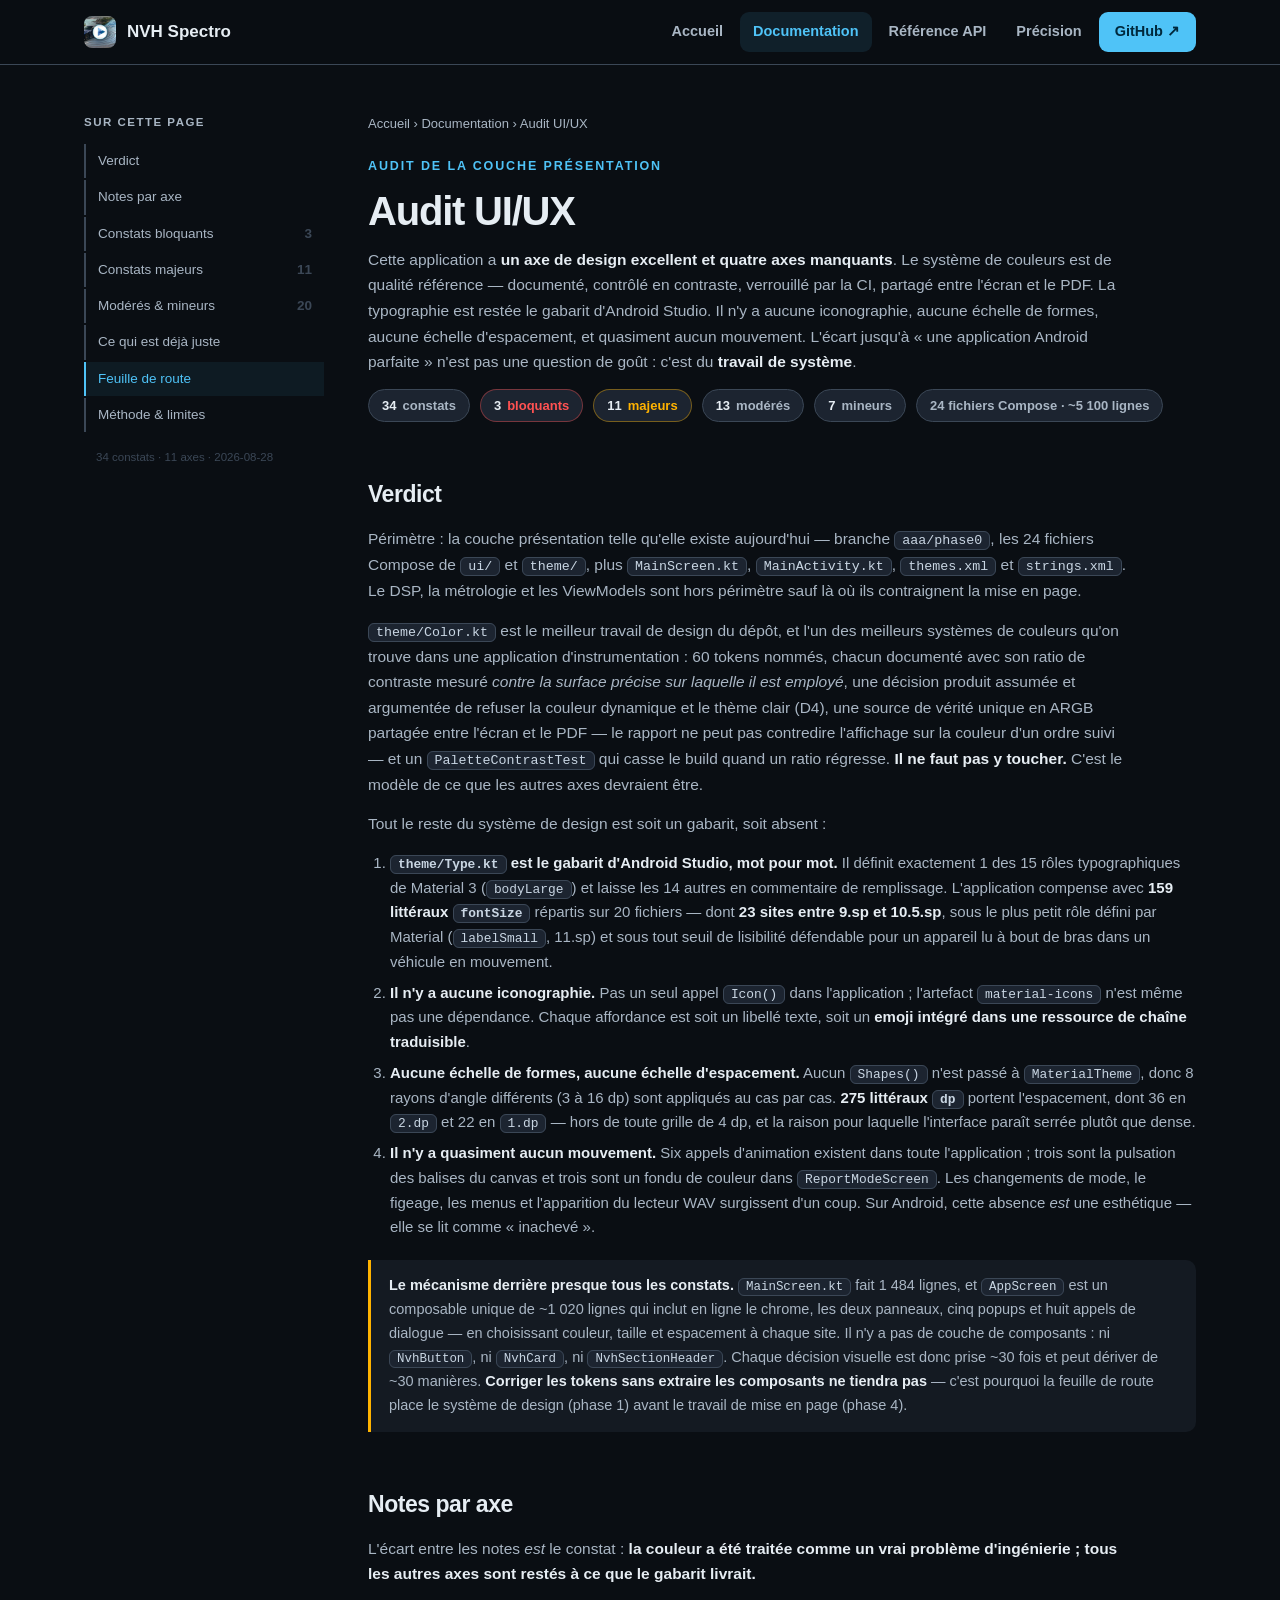
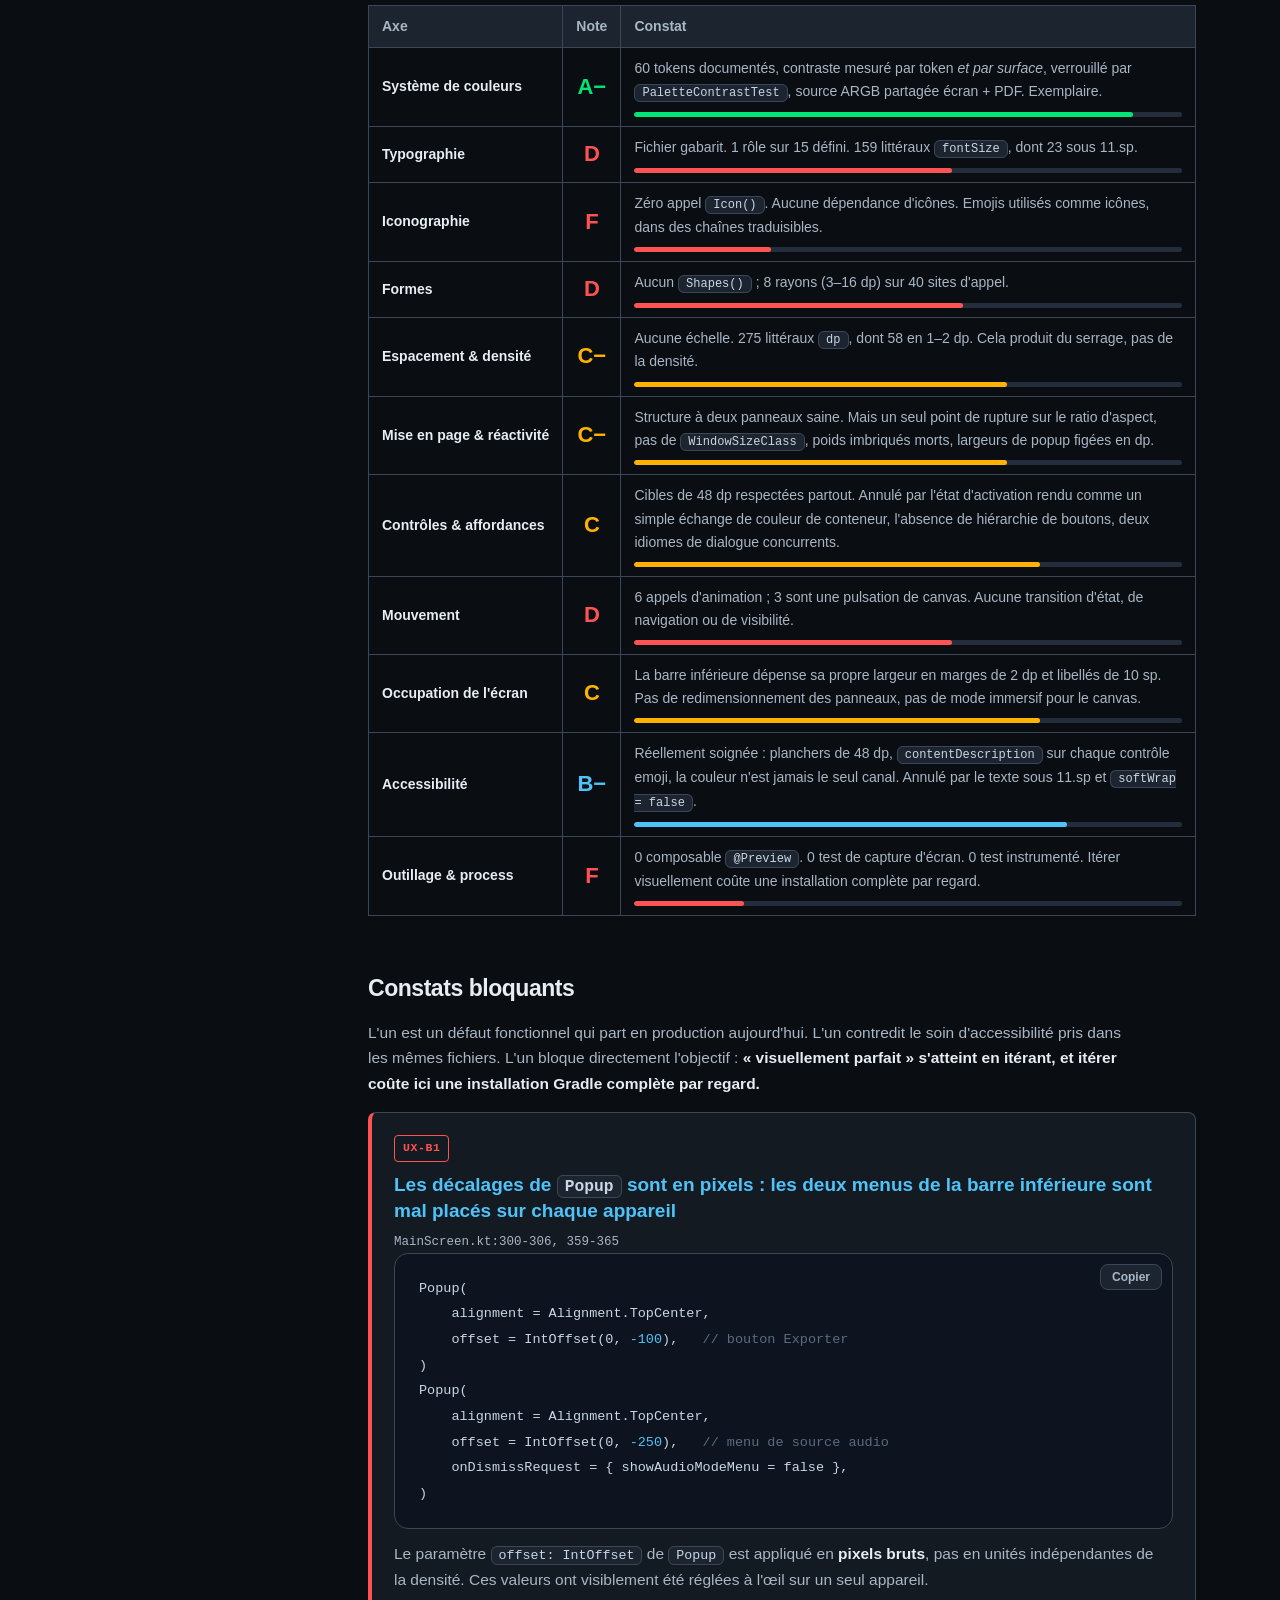
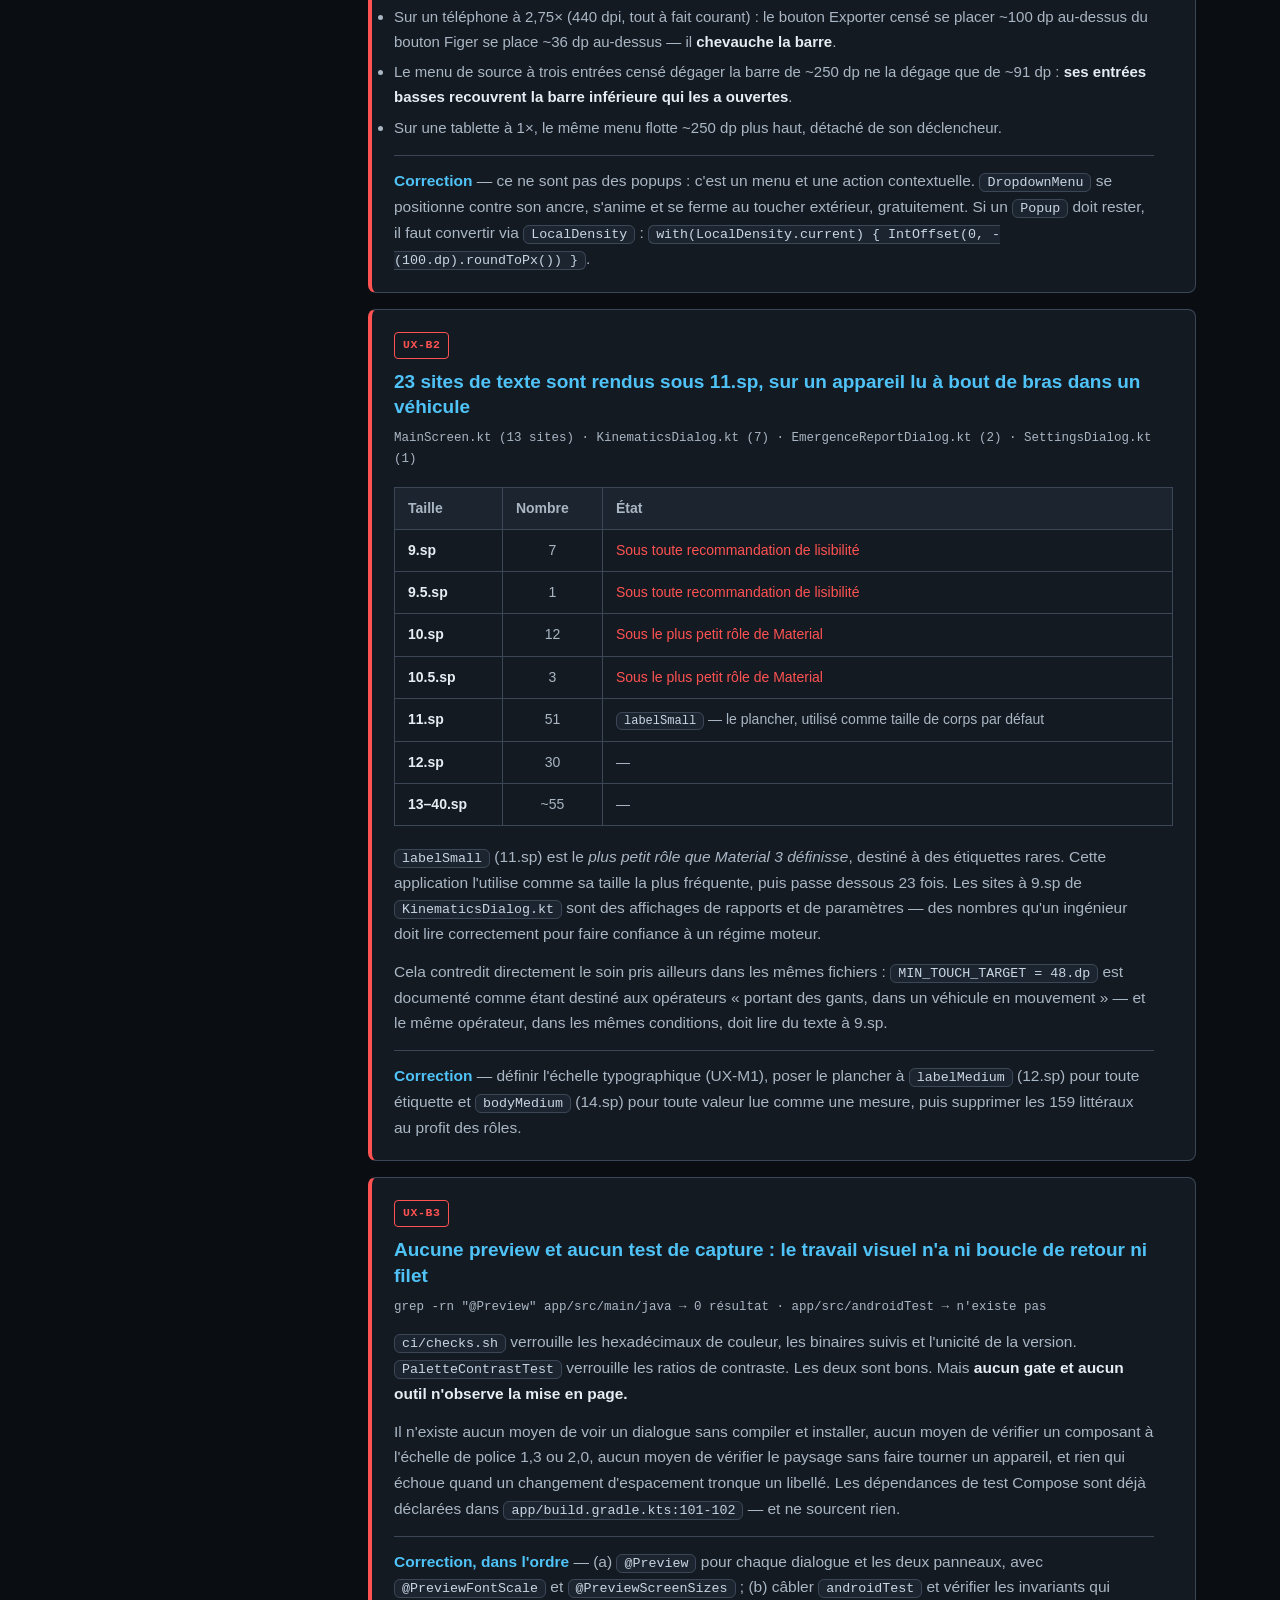
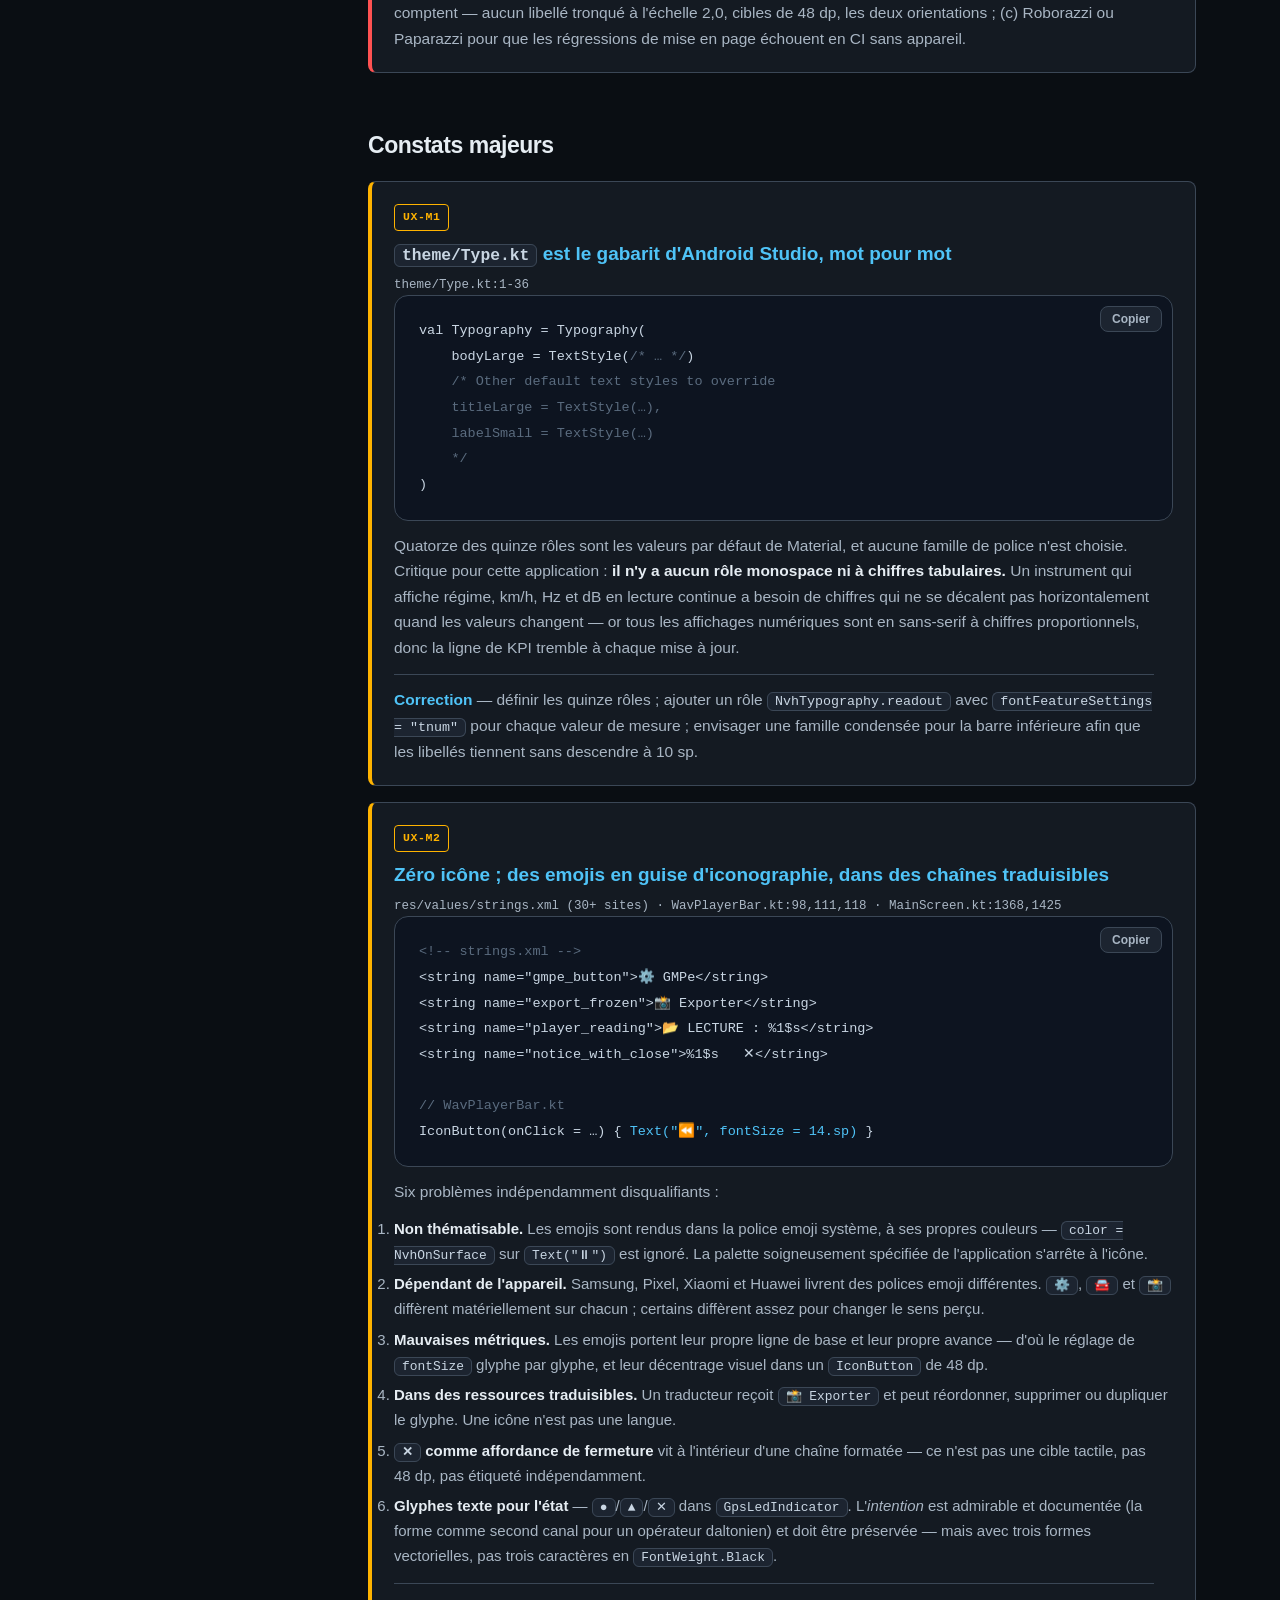
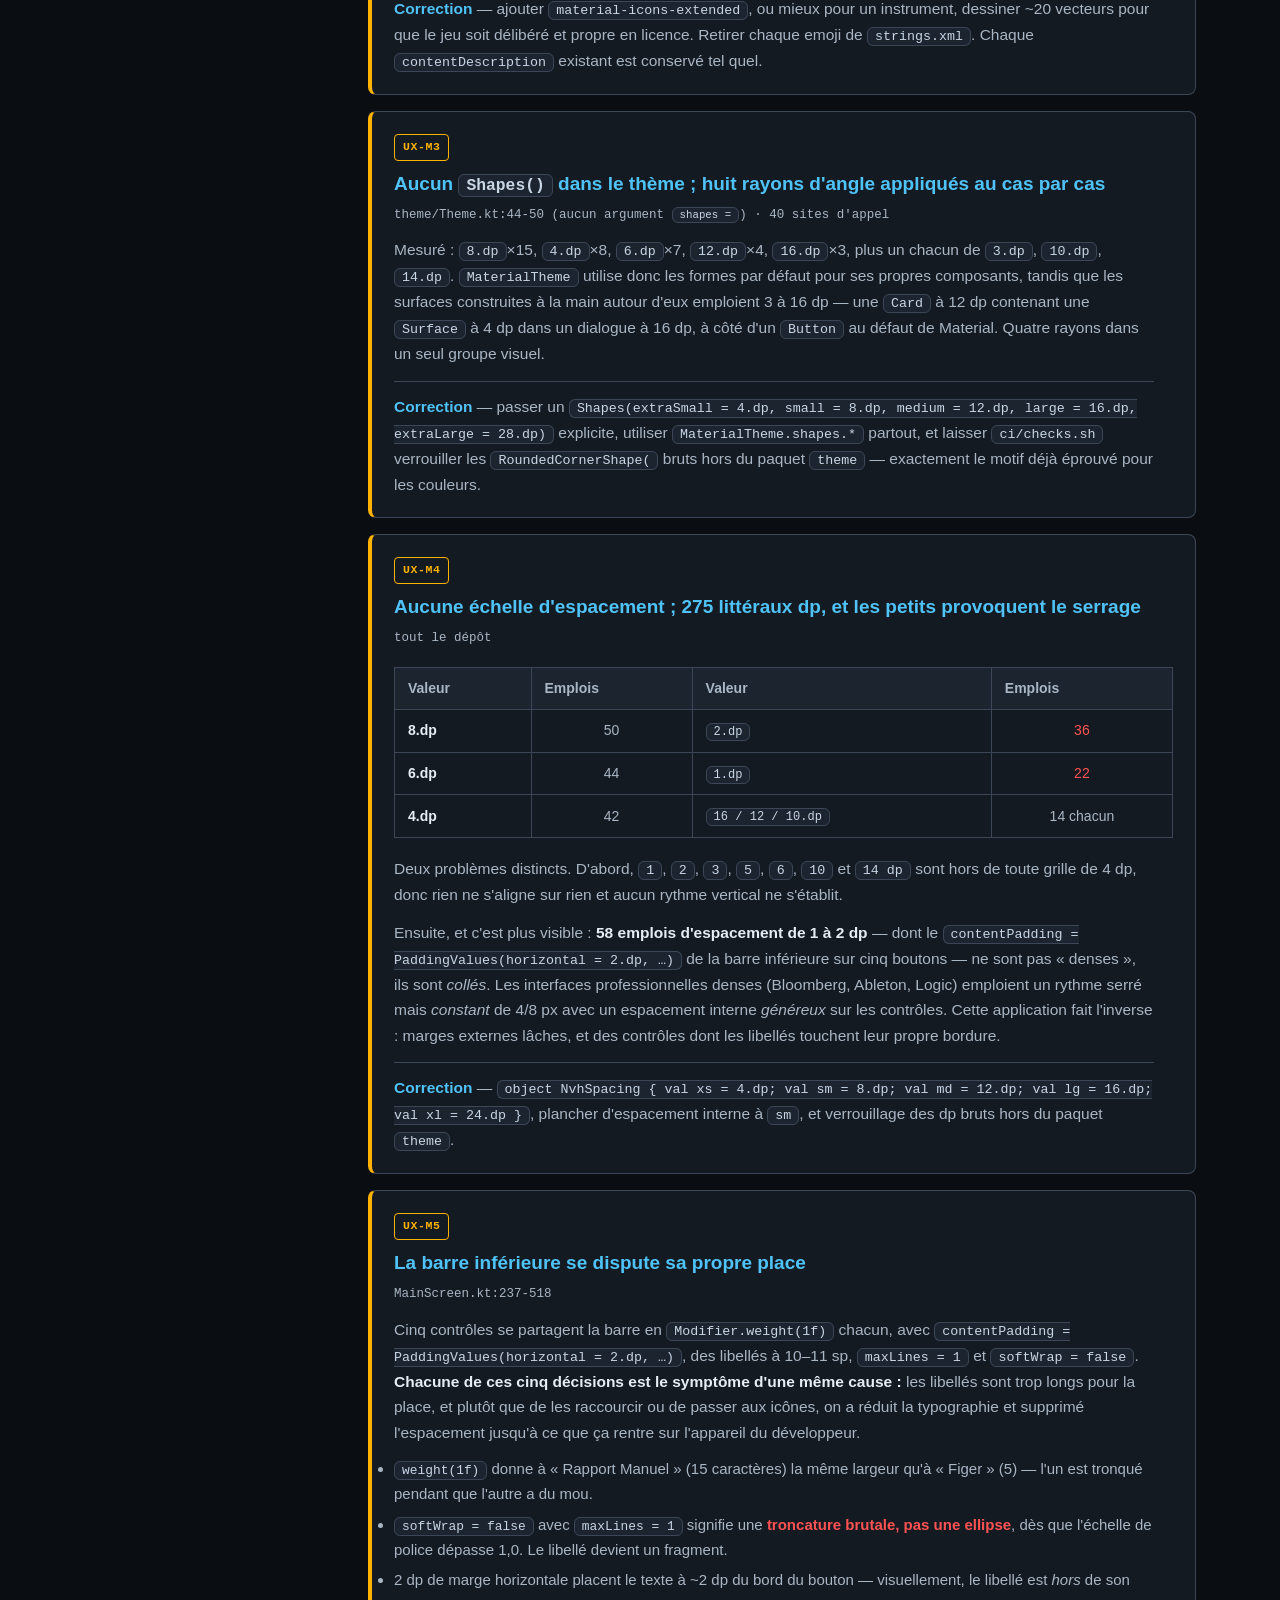
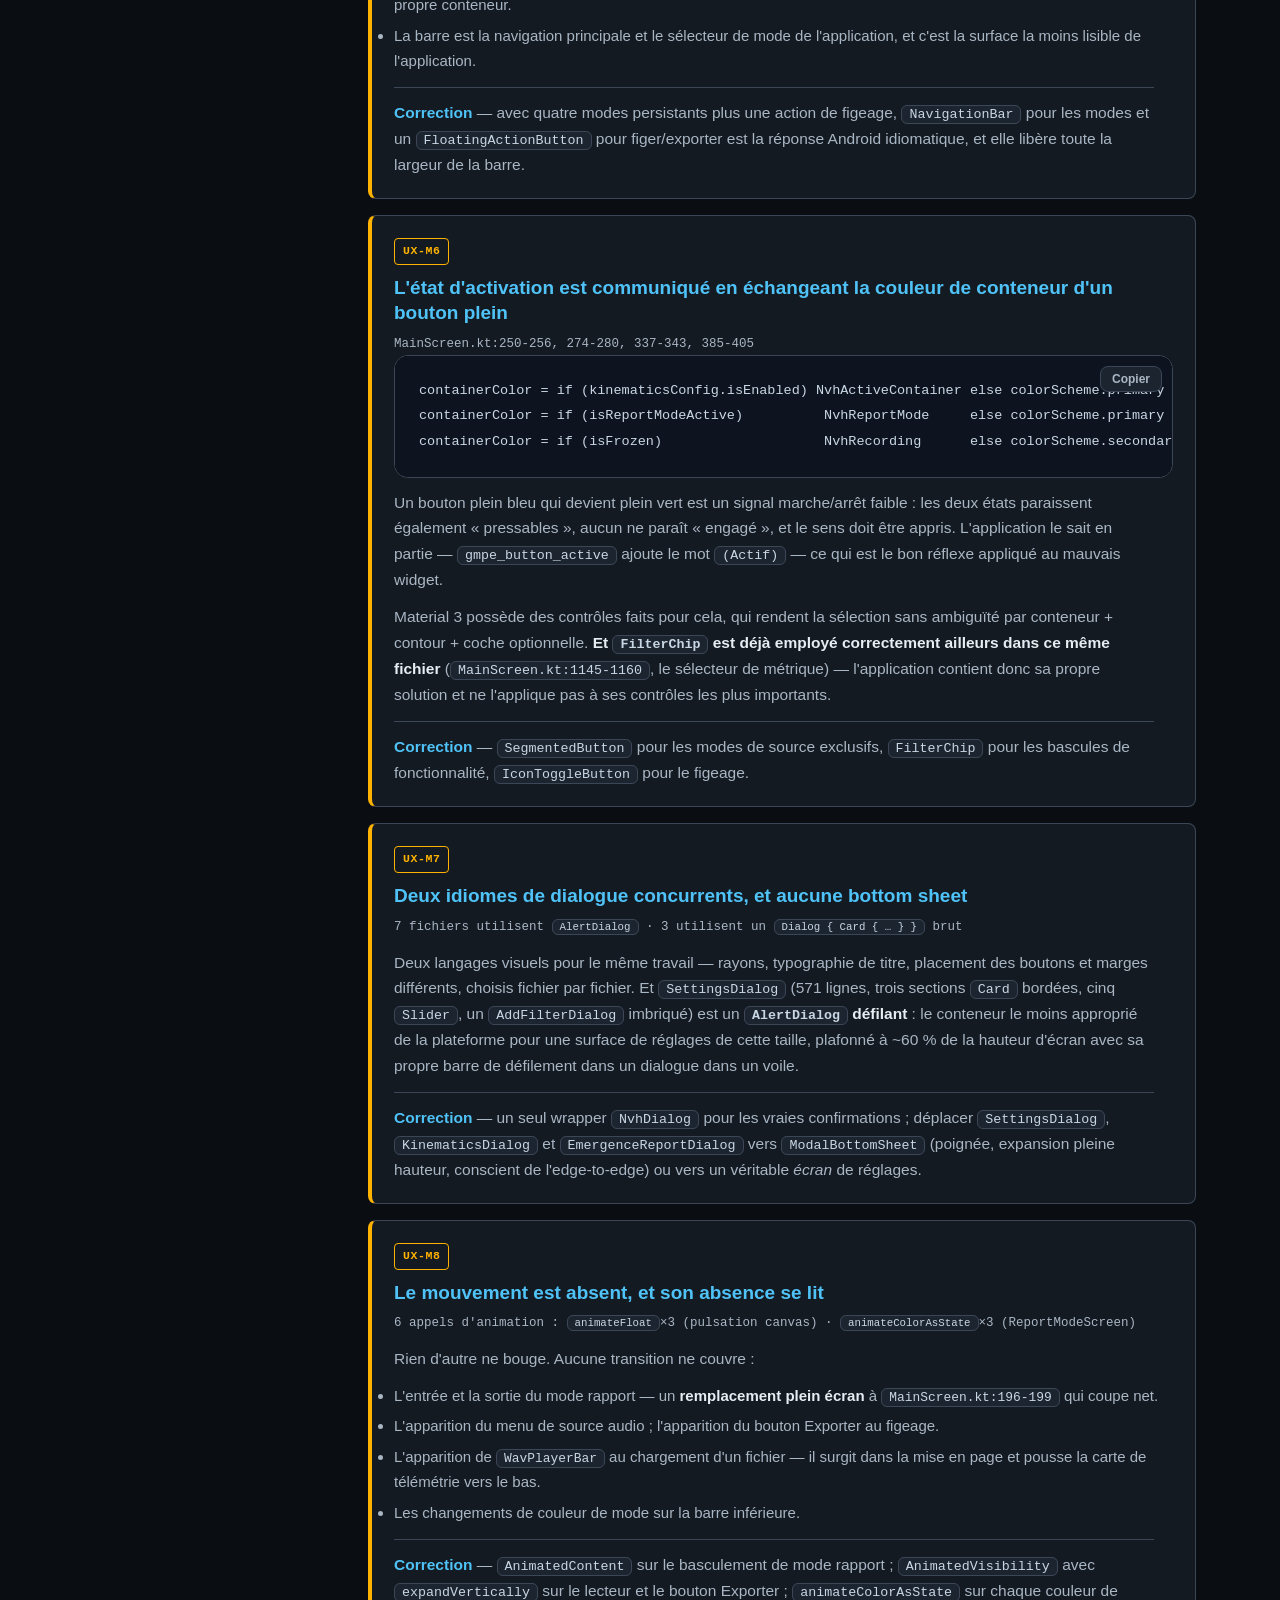
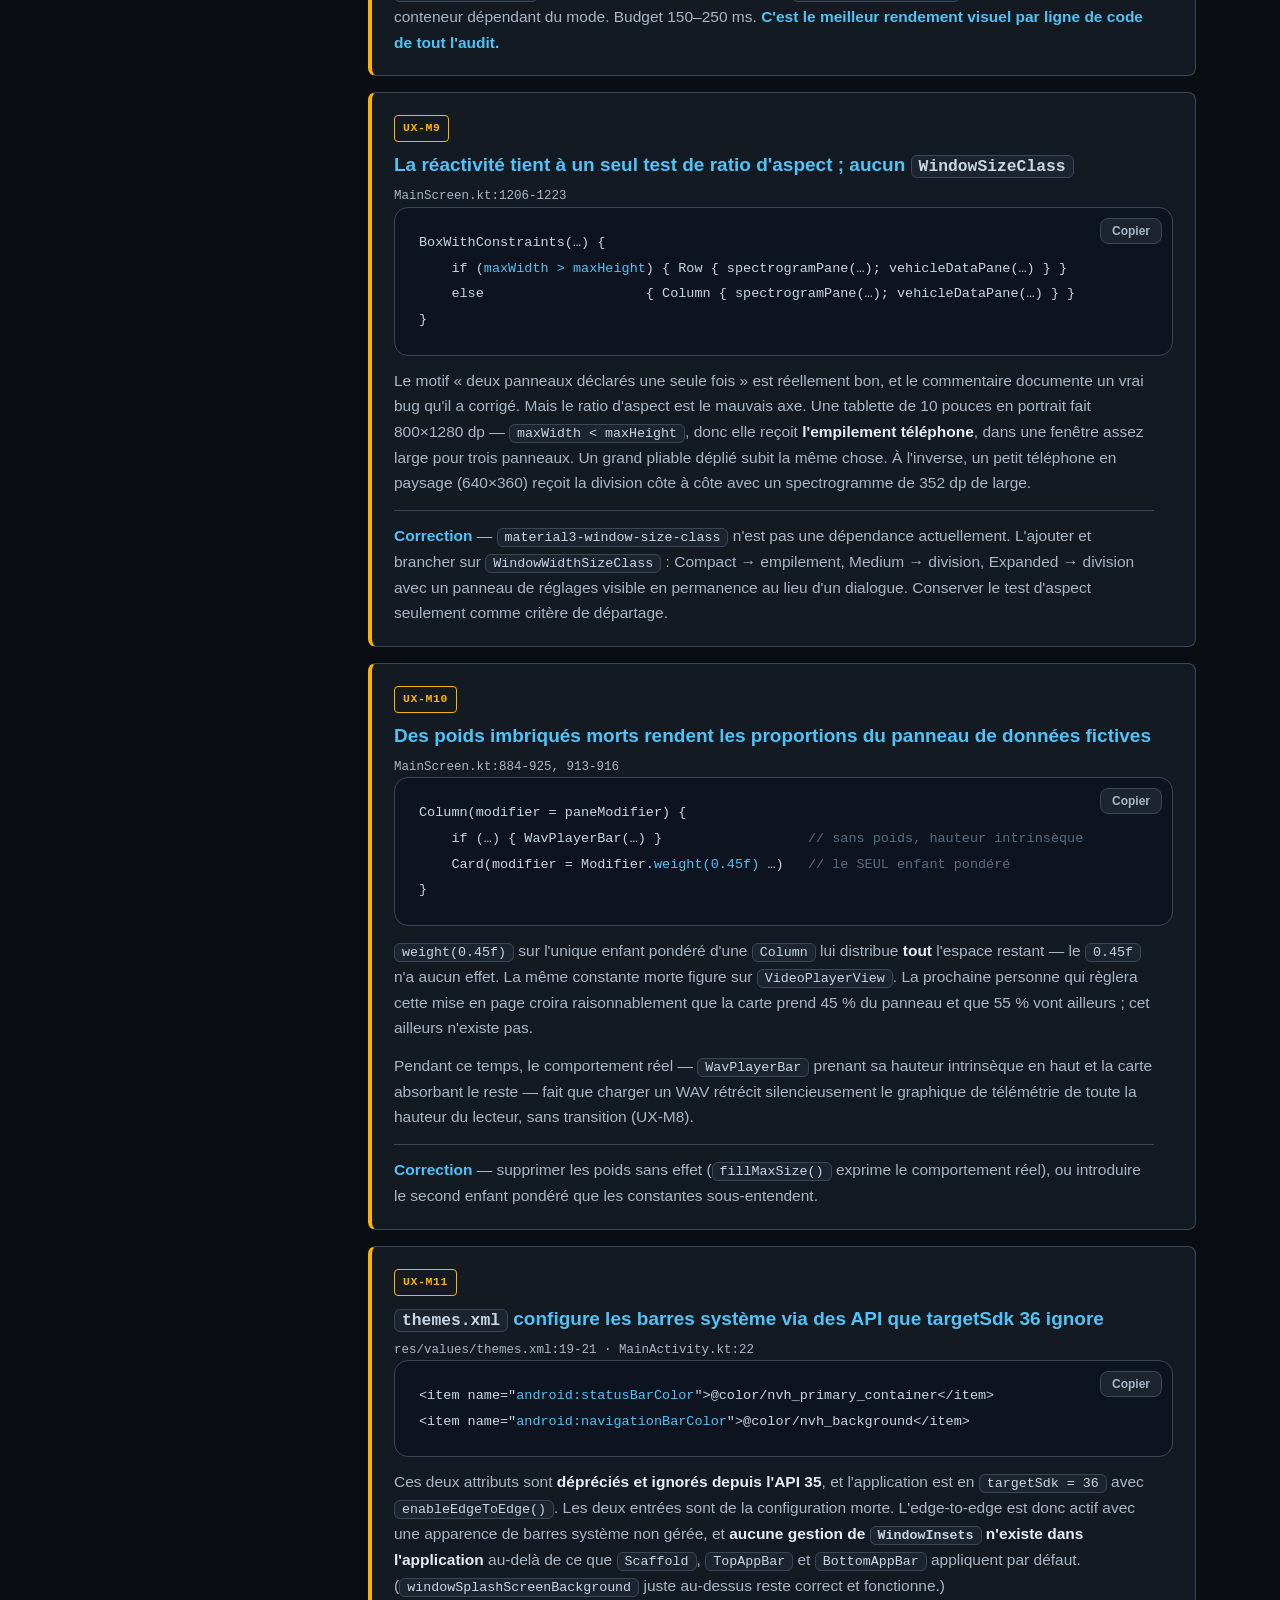
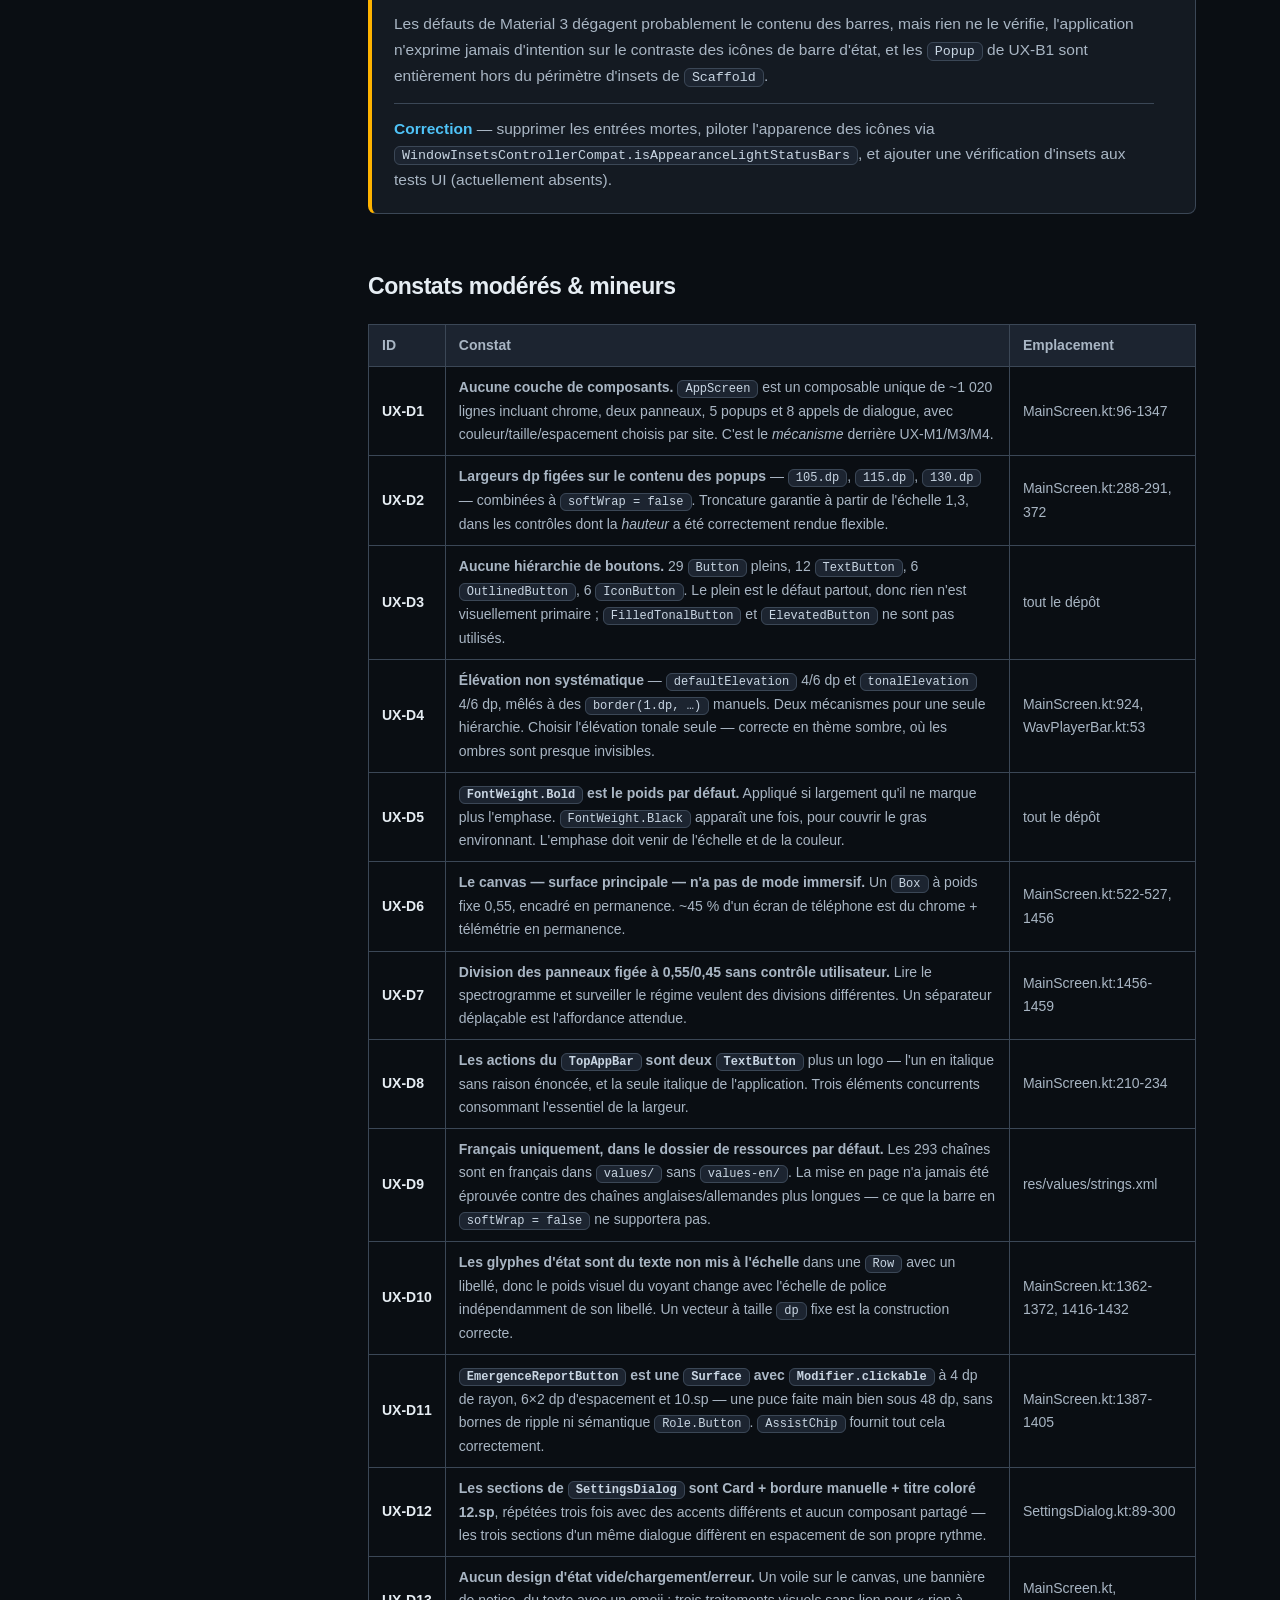
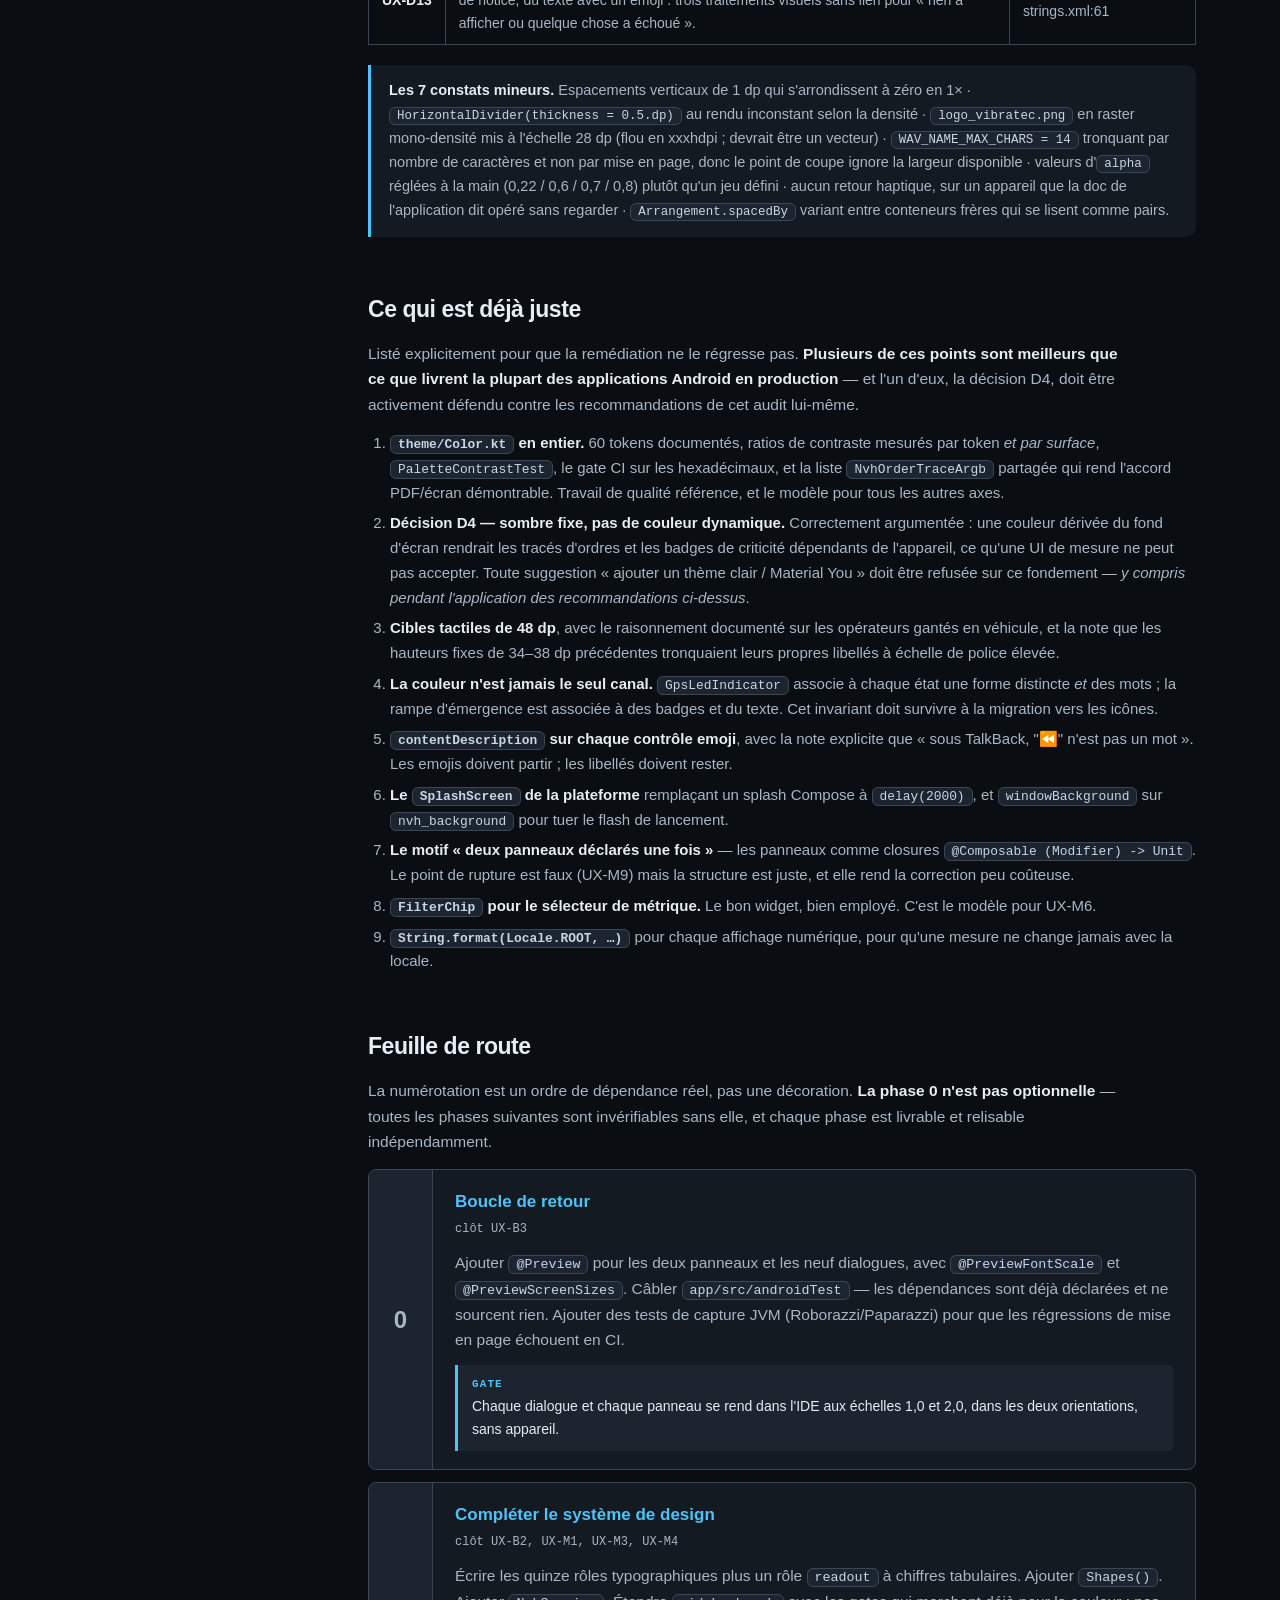
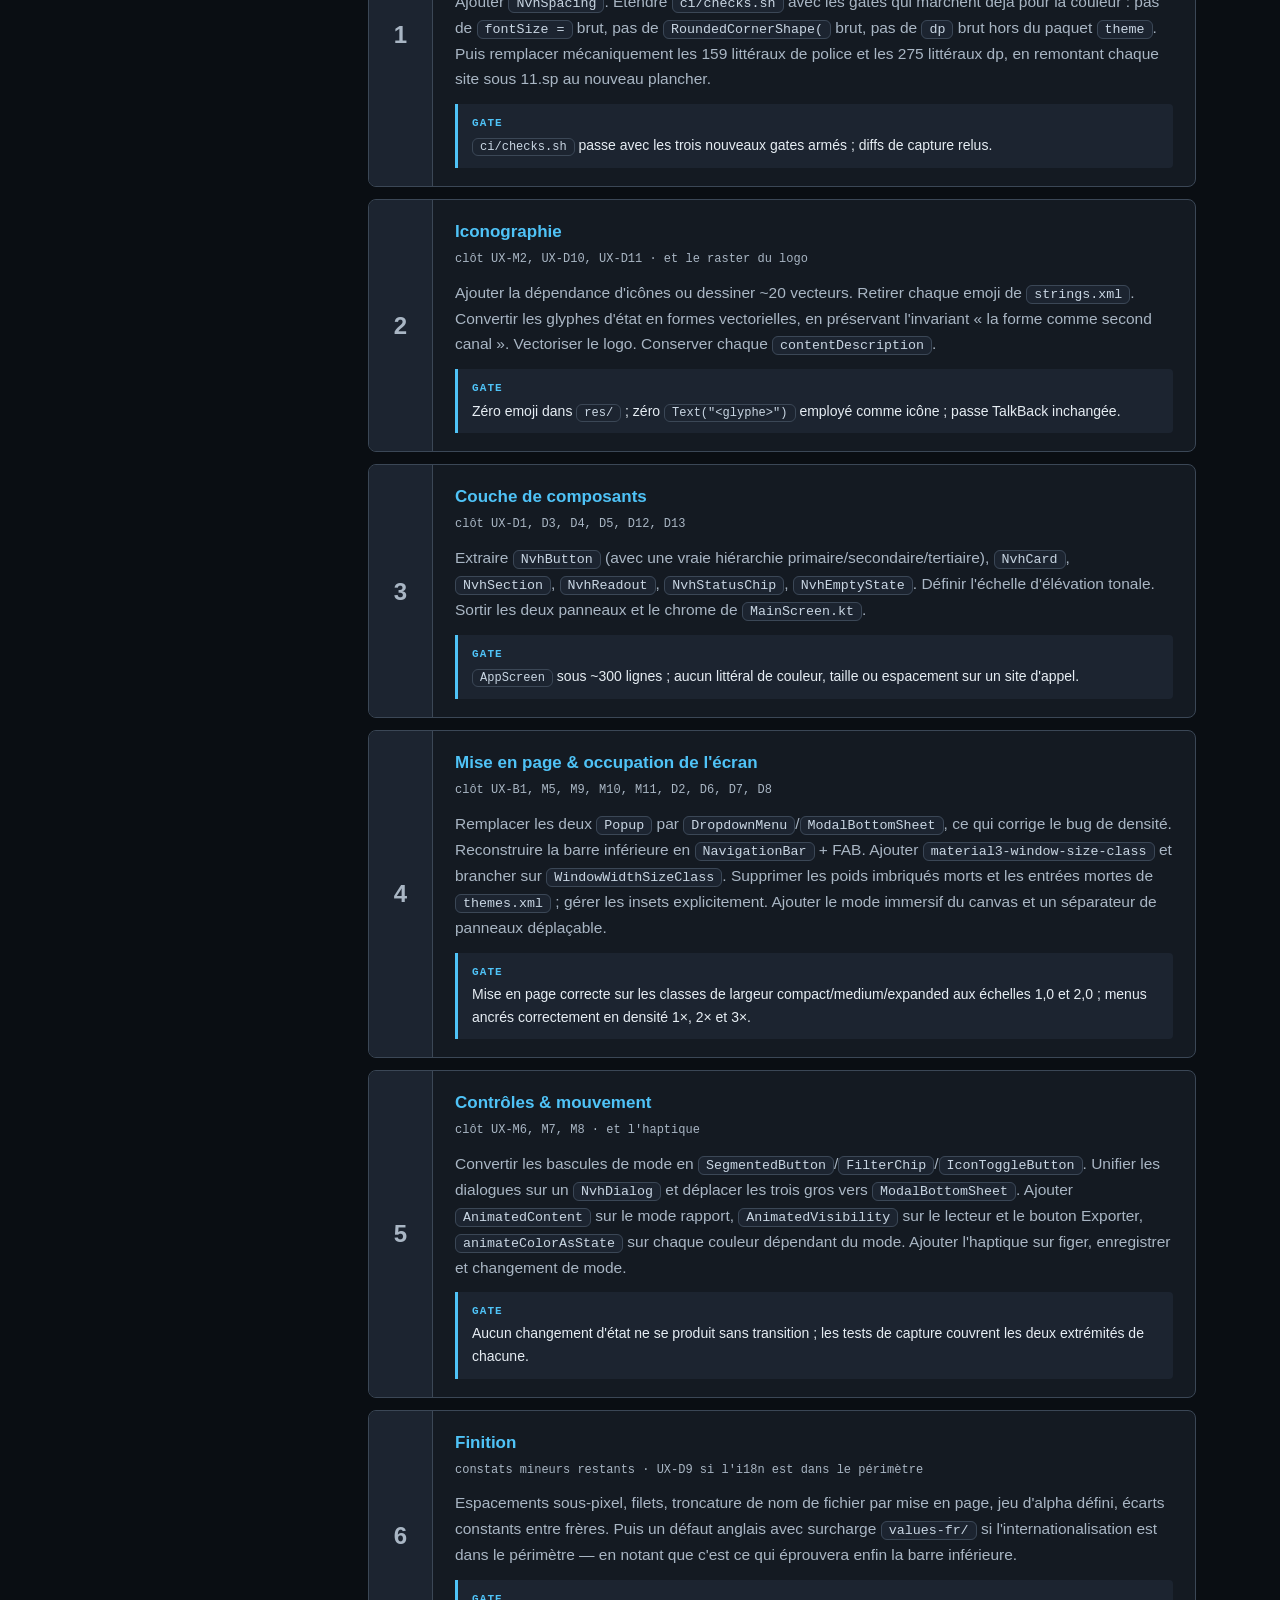
<file: site/docs/ui-ux-audit.html>
<!DOCTYPE html>
<html lang="fr">
<head>
<meta charset="UTF-8">
<meta name="viewport" content="width=device-width, initial-scale=1.0">
<title>Audit UI/UX — NVH Spectro</title>
<meta name="description" content="Audit complet de la mise en page, de l'interface et de l'expérience utilisateur de NVH Spectro : 34 constats sur 11 axes, avec feuille de route en 7 phases.">
<link rel="icon" type="image/webp" href="../assets/icon.webp">
<link rel="stylesheet" href="../assets/site.css">
</head>
<body data-root="..">
<div id="nav-slot"></div>
<main class="docs-main"><div class="wrap docs-grid">
<aside class="docs-toc">
  <div class="toc-title">Sur cette page</div>
  <a class="toc-link" href="#verdict">Verdict</a>
  <a class="toc-link" href="#notes">Notes par axe</a>
  <a class="toc-link" href="#bloquants">Constats bloquants <span class="toc-n">3</span></a>
  <a class="toc-link" href="#majeurs">Constats majeurs <span class="toc-n">11</span></a>
  <a class="toc-link" href="#autres">Modérés &amp; mineurs <span class="toc-n">20</span></a>
  <a class="toc-link" href="#garder">Ce qui est déjà juste</a>
  <a class="toc-link" href="#route">Feuille de route</a>
  <a class="toc-link" href="#methode">Méthode &amp; limites</a>
  <div class="toc-stats">34 constats · 11 axes · 2026-08-28</div>
</aside>
<article class="docs-content">
<nav class="crumbs"><a href="../index.html">Accueil</a> › <a href="index.html">Documentation</a> › Audit UI/UX</nav>

<span class="kicker">Audit de la couche présentation</span>
<h1>Audit UI/UX</h1>
<p class="lead">Cette application a <b>un axe de design excellent et quatre axes manquants</b>. Le système de couleurs est de qualité référence — documenté, contrôlé en contraste, verrouillé par la CI, partagé entre l'écran et le PDF. La typographie est restée le gabarit d'Android&nbsp;Studio. Il n'y a aucune iconographie, aucune échelle de formes, aucune échelle d'espacement, et quasiment aucun mouvement. L'écart jusqu'à « une application Android parfaite » n'est pas une question de goût : c'est du <b>travail de système</b>.</p>

<div class="badges">
  <span class="badge"><b>34</b> constats</span>
  <span class="badge" style="border-color:rgba(255,82,82,.4);color:var(--bad)"><b>3</b> bloquants</span>
  <span class="badge" style="border-color:rgba(255,179,0,.4);color:var(--warn)"><b>11</b> majeurs</span>
  <span class="badge"><b>13</b> modérés</span>
  <span class="badge"><b>7</b> mineurs</span>
  <span class="badge">24 fichiers Compose · ~5&nbsp;100 lignes</span>
</div>

<h2 id="verdict">Verdict</h2>
<p>Périmètre : la couche présentation telle qu'elle existe aujourd'hui — branche <code>aaa/phase0</code>, les 24 fichiers Compose de <code>ui/</code> et <code>theme/</code>, plus <code>MainScreen.kt</code>, <code>MainActivity.kt</code>, <code>themes.xml</code> et <code>strings.xml</code>. Le DSP, la métrologie et les ViewModels sont hors périmètre sauf là où ils contraignent la mise en page.</p>

<p><code>theme/Color.kt</code> est le meilleur travail de design du dépôt, et l'un des meilleurs systèmes de couleurs qu'on trouve dans une application d'instrumentation : 60 tokens nommés, chacun documenté avec son ratio de contraste mesuré <i>contre la surface précise sur laquelle il est employé</i>, une décision produit assumée et argumentée de refuser la couleur dynamique et le thème clair (D4), une source de vérité unique en ARGB partagée entre l'écran et le PDF — le rapport ne peut pas contredire l'affichage sur la couleur d'un ordre suivi — et un <code>PaletteContrastTest</code> qui casse le build quand un ratio régresse. <b>Il ne faut pas y toucher.</b> C'est le modèle de ce que les autres axes devraient être.</p>

<p>Tout le reste du système de design est soit un gabarit, soit absent :</p>
<ol>
  <li><b><code>theme/Type.kt</code> est le gabarit d'Android&nbsp;Studio, mot pour mot.</b> Il définit exactement 1 des 15 rôles typographiques de Material&nbsp;3 (<code>bodyLarge</code>) et laisse les 14 autres en commentaire de remplissage. L'application compense avec <b>159 littéraux <code>fontSize</code></b> répartis sur 20 fichiers — dont <b>23 sites entre 9.sp et 10.5.sp</b>, sous le plus petit rôle défini par Material (<code>labelSmall</code>, 11.sp) et sous tout seuil de lisibilité défendable pour un appareil lu à bout de bras dans un véhicule en mouvement.</li>
  <li><b>Il n'y a aucune iconographie.</b> Pas un seul appel <code>Icon()</code> dans l'application ; l'artefact <code>material-icons</code> n'est même pas une dépendance. Chaque affordance est soit un libellé texte, soit un <b>emoji intégré dans une ressource de chaîne traduisible</b>.</li>
  <li><b>Aucune échelle de formes, aucune échelle d'espacement.</b> Aucun <code>Shapes()</code> n'est passé à <code>MaterialTheme</code>, donc 8 rayons d'angle différents (3 à 16&nbsp;dp) sont appliqués au cas par cas. <b>275 littéraux <code>dp</code></b> portent l'espacement, dont 36 en <code>2.dp</code> et 22 en <code>1.dp</code> — hors de toute grille de 4&nbsp;dp, et la raison pour laquelle l'interface paraît serrée plutôt que dense.</li>
  <li><b>Il n'y a quasiment aucun mouvement.</b> Six appels d'animation existent dans toute l'application ; trois sont la pulsation des balises du canvas et trois sont un fondu de couleur dans <code>ReportModeScreen</code>. Les changements de mode, le figeage, les menus et l'apparition du lecteur WAV surgissent d'un coup. Sur Android, cette absence <i>est</i> une esthétique — elle se lit comme « inachevé ».</li>
</ol>

<div class="callout warn"><b>Le mécanisme derrière presque tous les constats.</b> <code>MainScreen.kt</code> fait 1&nbsp;484 lignes, et <code>AppScreen</code> est un composable unique de ~1&nbsp;020 lignes qui inclut en ligne le chrome, les deux panneaux, cinq popups et huit appels de dialogue — en choisissant couleur, taille et espacement à chaque site. Il n'y a pas de couche de composants : ni <code>NvhButton</code>, ni <code>NvhCard</code>, ni <code>NvhSectionHeader</code>. Chaque décision visuelle est donc prise ~30 fois et peut dériver de ~30 manières. <b>Corriger les tokens sans extraire les composants ne tiendra pas</b> — c'est pourquoi la feuille de route place le système de design (phase&nbsp;1) avant le travail de mise en page (phase&nbsp;4).</div>

<h2 id="notes">Notes par axe</h2>
<p>L'écart entre les notes <i>est</i> le constat : <b>la couleur a été traitée comme un vrai problème d'ingénierie ; tous les autres axes sont restés à ce que le gabarit livrait.</b></p>

<table class="tbl">
<thead><tr><th>Axe</th><th class="audit-c">Note</th><th>Constat</th></tr></thead>
<tbody>
<tr><td>Système de couleurs</td><td class="audit-c"><span class="audit-grade a-good">A−</span></td><td class="audit-w">60 tokens documentés, contraste mesuré par token <i>et par surface</i>, verrouillé par <code>PaletteContrastTest</code>, source ARGB partagée écran + PDF. Exemplaire.<div class="audit-meter"><i class="a-good" style="width:91%;background:var(--good)"></i></div></td></tr>
<tr><td>Typographie</td><td class="audit-c"><span class="audit-grade a-bad">D</span></td><td class="audit-w">Fichier gabarit. 1 rôle sur 15 défini. 159 littéraux <code>fontSize</code>, dont 23 sous 11.sp.<div class="audit-meter"><i style="width:58%;background:var(--bad)"></i></div></td></tr>
<tr><td>Iconographie</td><td class="audit-c"><span class="audit-grade a-bad">F</span></td><td class="audit-w">Zéro appel <code>Icon()</code>. Aucune dépendance d'icônes. Emojis utilisés comme icônes, dans des chaînes traduisibles.<div class="audit-meter"><i style="width:25%;background:var(--bad)"></i></div></td></tr>
<tr><td>Formes</td><td class="audit-c"><span class="audit-grade a-bad">D</span></td><td class="audit-w">Aucun <code>Shapes()</code> ; 8 rayons (3–16&nbsp;dp) sur 40 sites d'appel.<div class="audit-meter"><i style="width:60%;background:var(--bad)"></i></div></td></tr>
<tr><td>Espacement &amp; densité</td><td class="audit-c"><span class="audit-grade a-mid">C−</span></td><td class="audit-w">Aucune échelle. 275 littéraux <code>dp</code>, dont 58 en 1–2&nbsp;dp. Cela produit du serrage, pas de la densité.<div class="audit-meter"><i style="width:68%;background:var(--warn)"></i></div></td></tr>
<tr><td>Mise en page &amp; réactivité</td><td class="audit-c"><span class="audit-grade a-mid">C−</span></td><td class="audit-w">Structure à deux panneaux saine. Mais un seul point de rupture sur le ratio d'aspect, pas de <code>WindowSizeClass</code>, poids imbriqués morts, largeurs de popup figées en dp.<div class="audit-meter"><i style="width:68%;background:var(--warn)"></i></div></td></tr>
<tr><td>Contrôles &amp; affordances</td><td class="audit-c"><span class="audit-grade a-mid">C</span></td><td class="audit-w">Cibles de 48&nbsp;dp respectées partout. Annulé par l'état d'activation rendu comme un simple échange de couleur de conteneur, l'absence de hiérarchie de boutons, deux idiomes de dialogue concurrents.<div class="audit-meter"><i style="width:74%;background:var(--warn)"></i></div></td></tr>
<tr><td>Mouvement</td><td class="audit-c"><span class="audit-grade a-bad">D</span></td><td class="audit-w">6 appels d'animation ; 3 sont une pulsation de canvas. Aucune transition d'état, de navigation ou de visibilité.<div class="audit-meter"><i style="width:58%;background:var(--bad)"></i></div></td></tr>
<tr><td>Occupation de l'écran</td><td class="audit-c"><span class="audit-grade a-mid">C</span></td><td class="audit-w">La barre inférieure dépense sa propre largeur en marges de 2&nbsp;dp et libellés de 10&nbsp;sp. Pas de redimensionnement des panneaux, pas de mode immersif pour le canvas.<div class="audit-meter"><i style="width:74%;background:var(--warn)"></i></div></td></tr>
<tr><td>Accessibilité</td><td class="audit-c"><span class="audit-grade a-ok">B−</span></td><td class="audit-w">Réellement soignée : planchers de 48&nbsp;dp, <code>contentDescription</code> sur chaque contrôle emoji, la couleur n'est jamais le seul canal. Annulé par le texte sous 11.sp et <code>softWrap = false</code>.<div class="audit-meter"><i style="width:79%;background:var(--primary)"></i></div></td></tr>
<tr><td>Outillage &amp; process</td><td class="audit-c"><span class="audit-grade a-bad">F</span></td><td class="audit-w">0 composable <code>@Preview</code>. 0 test de capture d'écran. 0 test instrumenté. Itérer visuellement coûte une installation complète par regard.<div class="audit-meter"><i style="width:20%;background:var(--bad)"></i></div></td></tr>
</tbody>
</table>

<h2 id="bloquants">Constats bloquants</h2>
<p>L'un est un défaut fonctionnel qui part en production aujourd'hui. L'un contredit le soin d'accessibilité pris dans les mêmes fichiers. L'un bloque directement l'objectif : <b>« visuellement parfait » s'atteint en itérant, et itérer coûte ici une installation Gradle complète par regard.</b></p>

<div class="finding block">
<span class="sev sev-block">UX-B1</span>
<h3>Les décalages de <code>Popup</code> sont en pixels : les deux menus de la barre inférieure sont mal placés sur chaque appareil</h3>
<p class="loc">MainScreen.kt:300-306, 359-365</p>
<div class="codebox"><pre>Popup(
    alignment = Alignment.TopCenter,
    offset = IntOffset(0, <span class="hl">-100</span>),   <span class="cm">// bouton Exporter</span>
)
Popup(
    alignment = Alignment.TopCenter,
    offset = IntOffset(0, <span class="hl">-250</span>),   <span class="cm">// menu de source audio</span>
    onDismissRequest = { showAudioModeMenu = false },
)</pre></div>
<p>Le paramètre <code>offset: IntOffset</code> de <code>Popup</code> est appliqué en <b>pixels bruts</b>, pas en unités indépendantes de la densité. Ces valeurs ont visiblement été réglées à l'œil sur un seul appareil.</p>
<ul>
  <li>Sur un téléphone à 2,75× (440&nbsp;dpi, tout à fait courant) : le bouton Exporter censé se placer ~100&nbsp;dp au-dessus du bouton Figer se place ~36&nbsp;dp au-dessus — il <b>chevauche la barre</b>.</li>
  <li>Le menu de source à trois entrées censé dégager la barre de ~250&nbsp;dp ne la dégage que de ~91&nbsp;dp : <b>ses entrées basses recouvrent la barre inférieure qui les a ouvertes</b>.</li>
  <li>Sur une tablette à 1×, le même menu flotte ~250&nbsp;dp plus haut, détaché de son déclencheur.</li>
</ul>
<p class="fix"><b>Correction</b> — ce ne sont pas des popups : c'est un menu et une action contextuelle. <code>DropdownMenu</code> se positionne contre son ancre, s'anime et se ferme au toucher extérieur, gratuitement. Si un <code>Popup</code> doit rester, il faut convertir via <code>LocalDensity</code> : <code>with(LocalDensity.current) { IntOffset(0, -(100.dp).roundToPx()) }</code>.</p>
</div>

<div class="finding block">
<span class="sev sev-block">UX-B2</span>
<h3>23 sites de texte sont rendus sous 11.sp, sur un appareil lu à bout de bras dans un véhicule</h3>
<p class="loc">MainScreen.kt (13 sites) · KinematicsDialog.kt (7) · EmergenceReportDialog.kt (2) · SettingsDialog.kt (1)</p>
<table class="tbl">
<thead><tr><th>Taille</th><th class="audit-c">Nombre</th><th>État</th></tr></thead>
<tbody>
<tr><td>9.sp</td><td class="audit-c">7</td><td class="audit-w" style="color:var(--bad)">Sous toute recommandation de lisibilité</td></tr>
<tr><td>9.5.sp</td><td class="audit-c">1</td><td class="audit-w" style="color:var(--bad)">Sous toute recommandation de lisibilité</td></tr>
<tr><td>10.sp</td><td class="audit-c">12</td><td class="audit-w" style="color:var(--bad)">Sous le plus petit rôle de Material</td></tr>
<tr><td>10.5.sp</td><td class="audit-c">3</td><td class="audit-w" style="color:var(--bad)">Sous le plus petit rôle de Material</td></tr>
<tr><td>11.sp</td><td class="audit-c">51</td><td class="audit-w"><code>labelSmall</code> — le plancher, utilisé comme taille de corps par défaut</td></tr>
<tr><td>12.sp</td><td class="audit-c">30</td><td class="audit-w">—</td></tr>
<tr><td>13–40.sp</td><td class="audit-c">~55</td><td class="audit-w">—</td></tr>
</tbody>
</table>
<p><code>labelSmall</code> (11.sp) est le <i>plus petit rôle que Material&nbsp;3 définisse</i>, destiné à des étiquettes rares. Cette application l'utilise comme sa taille la plus fréquente, puis passe dessous 23 fois. Les sites à 9.sp de <code>KinematicsDialog.kt</code> sont des affichages de rapports et de paramètres — des nombres qu'un ingénieur doit lire correctement pour faire confiance à un régime moteur.</p>
<p>Cela contredit directement le soin pris ailleurs dans les mêmes fichiers : <code>MIN_TOUCH_TARGET = 48.dp</code> est documenté comme étant destiné aux opérateurs « portant des gants, dans un véhicule en mouvement » — et le même opérateur, dans les mêmes conditions, doit lire du texte à 9.sp.</p>
<p class="fix"><b>Correction</b> — définir l'échelle typographique (UX-M1), poser le plancher à <code>labelMedium</code> (12.sp) pour toute étiquette et <code>bodyMedium</code> (14.sp) pour toute valeur lue comme une mesure, puis supprimer les 159 littéraux au profit des rôles.</p>
</div>

<div class="finding block">
<span class="sev sev-block">UX-B3</span>
<h3>Aucune preview et aucun test de capture : le travail visuel n'a ni boucle de retour ni filet</h3>
<p class="loc">grep -rn "@Preview" app/src/main/java → 0 résultat · app/src/androidTest → n'existe pas</p>
<p><code>ci/checks.sh</code> verrouille les hexadécimaux de couleur, les binaires suivis et l'unicité de la version. <code>PaletteContrastTest</code> verrouille les ratios de contraste. Les deux sont bons. Mais <b>aucun gate et aucun outil n'observe la mise en page.</b></p>
<p>Il n'existe aucun moyen de voir un dialogue sans compiler et installer, aucun moyen de vérifier un composant à l'échelle de police 1,3 ou 2,0, aucun moyen de vérifier le paysage sans faire tourner un appareil, et rien qui échoue quand un changement d'espacement tronque un libellé. Les dépendances de test Compose sont déjà déclarées dans <code>app/build.gradle.kts:101-102</code> — et ne sourcent rien.</p>
<p class="fix"><b>Correction, dans l'ordre</b> — (a) <code>@Preview</code> pour chaque dialogue et les deux panneaux, avec <code>@PreviewFontScale</code> et <code>@PreviewScreenSizes</code> ; (b) câbler <code>androidTest</code> et vérifier les invariants qui comptent — aucun libellé tronqué à l'échelle 2,0, cibles de 48&nbsp;dp, les deux orientations ; (c) Roborazzi ou Paparazzi pour que les régressions de mise en page échouent en CI sans appareil.</p>
</div>

<h2 id="majeurs">Constats majeurs</h2>

<div class="finding major">
<span class="sev sev-major">UX-M1</span>
<h3><code>theme/Type.kt</code> est le gabarit d'Android Studio, mot pour mot</h3>
<p class="loc">theme/Type.kt:1-36</p>
<div class="codebox"><pre>val Typography = Typography(
    bodyLarge = TextStyle(<span class="cm">/* … */</span>)
    <span class="cm">/* Other default text styles to override
    titleLarge = TextStyle(…),
    labelSmall = TextStyle(…)
    */</span>
)</pre></div>
<p>Quatorze des quinze rôles sont les valeurs par défaut de Material, et aucune famille de police n'est choisie. Critique pour cette application : <b>il n'y a aucun rôle monospace ni à chiffres tabulaires.</b> Un instrument qui affiche régime, km/h, Hz et dB en lecture continue a besoin de chiffres qui ne se décalent pas horizontalement quand les valeurs changent — or tous les affichages numériques sont en sans-serif à chiffres proportionnels, donc la ligne de KPI tremble à chaque mise à jour.</p>
<p class="fix"><b>Correction</b> — définir les quinze rôles ; ajouter un rôle <code>NvhTypography.readout</code> avec <code>fontFeatureSettings = "tnum"</code> pour chaque valeur de mesure ; envisager une famille condensée pour la barre inférieure afin que les libellés tiennent sans descendre à 10&nbsp;sp.</p>
</div>

<div class="finding major">
<span class="sev sev-major">UX-M2</span>
<h3>Zéro icône ; des emojis en guise d'iconographie, dans des chaînes traduisibles</h3>
<p class="loc">res/values/strings.xml (30+ sites) · WavPlayerBar.kt:98,111,118 · MainScreen.kt:1368,1425</p>
<div class="codebox"><pre><span class="cm">&lt;!-- strings.xml --&gt;</span>
&lt;string name="gmpe_button"&gt;⚙️ GMPe&lt;/string&gt;
&lt;string name="export_frozen"&gt;📸 Exporter&lt;/string&gt;
&lt;string name="player_reading"&gt;📂 LECTURE : %1$s&lt;/string&gt;
&lt;string name="notice_with_close"&gt;%1$s   ✕&lt;/string&gt;

<span class="cm">// WavPlayerBar.kt</span>
IconButton(onClick = …) { <span class="hl">Text("⏪", fontSize = 14.sp)</span> }</pre></div>
<p>Six problèmes indépendamment disqualifiants :</p>
<ol>
  <li><b>Non thématisable.</b> Les emojis sont rendus dans la police emoji système, à ses propres couleurs — <code>color = NvhOnSurface</code> sur <code>Text("⏸")</code> est ignoré. La palette soigneusement spécifiée de l'application s'arrête à l'icône.</li>
  <li><b>Dépendant de l'appareil.</b> Samsung, Pixel, Xiaomi et Huawei livrent des polices emoji différentes. <code>⚙️</code>, <code>🚘</code> et <code>📸</code> diffèrent matériellement sur chacun ; certains diffèrent assez pour changer le sens perçu.</li>
  <li><b>Mauvaises métriques.</b> Les emojis portent leur propre ligne de base et leur propre avance — d'où le réglage de <code>fontSize</code> glyphe par glyphe, et leur décentrage visuel dans un <code>IconButton</code> de 48&nbsp;dp.</li>
  <li><b>Dans des ressources traduisibles.</b> Un traducteur reçoit <code>📸 Exporter</code> et peut réordonner, supprimer ou dupliquer le glyphe. Une icône n'est pas une langue.</li>
  <li><b><code>✕</code> comme affordance de fermeture</b> vit à l'intérieur d'une chaîne formatée — ce n'est pas une cible tactile, pas 48&nbsp;dp, pas étiqueté indépendamment.</li>
  <li><b>Glyphes texte pour l'état</b> — <code>●</code>/<code>▲</code>/<code>✕</code> dans <code>GpsLedIndicator</code>. L'<i>intention</i> est admirable et documentée (la forme comme second canal pour un opérateur daltonien) et doit être préservée — mais avec trois formes vectorielles, pas trois caractères en <code>FontWeight.Black</code>.</li>
</ol>
<p class="fix"><b>Correction</b> — ajouter <code>material-icons-extended</code>, ou mieux pour un instrument, dessiner ~20 vecteurs pour que le jeu soit délibéré et propre en licence. Retirer chaque emoji de <code>strings.xml</code>. Chaque <code>contentDescription</code> existant est conservé tel quel.</p>
</div>

<div class="finding major">
<span class="sev sev-major">UX-M3</span>
<h3>Aucun <code>Shapes()</code> dans le thème ; huit rayons d'angle appliqués au cas par cas</h3>
<p class="loc">theme/Theme.kt:44-50 (aucun argument <code>shapes =</code>) · 40 sites d'appel</p>
<p>Mesuré : <code>8.dp</code>×15, <code>4.dp</code>×8, <code>6.dp</code>×7, <code>12.dp</code>×4, <code>16.dp</code>×3, plus un chacun de <code>3.dp</code>, <code>10.dp</code>, <code>14.dp</code>. <code>MaterialTheme</code> utilise donc les formes par défaut pour ses propres composants, tandis que les surfaces construites à la main autour d'eux emploient 3 à 16&nbsp;dp — une <code>Card</code> à 12&nbsp;dp contenant une <code>Surface</code> à 4&nbsp;dp dans un dialogue à 16&nbsp;dp, à côté d'un <code>Button</code> au défaut de Material. Quatre rayons dans un seul groupe visuel.</p>
<p class="fix"><b>Correction</b> — passer un <code>Shapes(extraSmall = 4.dp, small = 8.dp, medium = 12.dp, large = 16.dp, extraLarge = 28.dp)</code> explicite, utiliser <code>MaterialTheme.shapes.*</code> partout, et laisser <code>ci/checks.sh</code> verrouiller les <code>RoundedCornerShape(</code> bruts hors du paquet <code>theme</code> — exactement le motif déjà éprouvé pour les couleurs.</p>
</div>

<div class="finding major">
<span class="sev sev-major">UX-M4</span>
<h3>Aucune échelle d'espacement ; 275 littéraux dp, et les petits provoquent le serrage</h3>
<p class="loc">tout le dépôt</p>
<table class="tbl">
<thead><tr><th>Valeur</th><th class="audit-c">Emplois</th><th>Valeur</th><th class="audit-c">Emplois</th></tr></thead>
<tbody>
<tr><td>8.dp</td><td class="audit-c">50</td><td class="audit-w"><code>2.dp</code></td><td class="audit-c" style="color:var(--bad)">36</td></tr>
<tr><td>6.dp</td><td class="audit-c">44</td><td class="audit-w"><code>1.dp</code></td><td class="audit-c" style="color:var(--bad)">22</td></tr>
<tr><td>4.dp</td><td class="audit-c">42</td><td class="audit-w"><code>16 / 12 / 10.dp</code></td><td class="audit-c">14 chacun</td></tr>
</tbody>
</table>
<p>Deux problèmes distincts. D'abord, <code>1</code>, <code>2</code>, <code>3</code>, <code>5</code>, <code>6</code>, <code>10</code> et <code>14&nbsp;dp</code> sont hors de toute grille de 4&nbsp;dp, donc rien ne s'aligne sur rien et aucun rythme vertical ne s'établit.</p>
<p>Ensuite, et c'est plus visible : <b>58 emplois d'espacement de 1 à 2&nbsp;dp</b> — dont le <code>contentPadding = PaddingValues(horizontal = 2.dp, …)</code> de la barre inférieure sur cinq boutons — ne sont pas « denses », ils sont <i>collés</i>. Les interfaces professionnelles denses (Bloomberg, Ableton, Logic) emploient un rythme serré mais <i>constant</i> de 4/8&nbsp;px avec un espacement interne <i>généreux</i> sur les contrôles. Cette application fait l'inverse : marges externes lâches, et des contrôles dont les libellés touchent leur propre bordure.</p>
<p class="fix"><b>Correction</b> — <code>object NvhSpacing { val xs = 4.dp; val sm = 8.dp; val md = 12.dp; val lg = 16.dp; val xl = 24.dp }</code>, plancher d'espacement interne à <code>sm</code>, et verrouillage des dp bruts hors du paquet <code>theme</code>.</p>
</div>

<div class="finding major">
<span class="sev sev-major">UX-M5</span>
<h3>La barre inférieure se dispute sa propre place</h3>
<p class="loc">MainScreen.kt:237-518</p>
<p>Cinq contrôles se partagent la barre en <code>Modifier.weight(1f)</code> chacun, avec <code>contentPadding = PaddingValues(horizontal = 2.dp, …)</code>, des libellés à 10–11&nbsp;sp, <code>maxLines = 1</code> et <code>softWrap = false</code>. <b>Chacune de ces cinq décisions est le symptôme d'une même cause :</b> les libellés sont trop longs pour la place, et plutôt que de les raccourcir ou de passer aux icônes, on a réduit la typographie et supprimé l'espacement jusqu'à ce que ça rentre sur l'appareil du développeur.</p>
<ul>
  <li><code>weight(1f)</code> donne à « Rapport Manuel » (15 caractères) la même largeur qu'à « Figer » (5) — l'un est tronqué pendant que l'autre a du mou.</li>
  <li><code>softWrap = false</code> avec <code>maxLines = 1</code> signifie une <b style="color:var(--bad)">troncature brutale, pas une ellipse</b>, dès que l'échelle de police dépasse 1,0. Le libellé devient un fragment.</li>
  <li>2&nbsp;dp de marge horizontale placent le texte à ~2&nbsp;dp du bord du bouton — visuellement, le libellé est <i>hors</i> de son propre conteneur.</li>
  <li>La barre est la navigation principale et le sélecteur de mode de l'application, et c'est la surface la moins lisible de l'application.</li>
</ul>
<p class="fix"><b>Correction</b> — avec quatre modes persistants plus une action de figeage, <code>NavigationBar</code> pour les modes et un <code>FloatingActionButton</code> pour figer/exporter est la réponse Android idiomatique, et elle libère toute la largeur de la barre.</p>
</div>

<div class="finding major">
<span class="sev sev-major">UX-M6</span>
<h3>L'état d'activation est communiqué en échangeant la couleur de conteneur d'un bouton plein</h3>
<p class="loc">MainScreen.kt:250-256, 274-280, 337-343, 385-405</p>
<div class="codebox"><pre>containerColor = if (kinematicsConfig.isEnabled) NvhActiveContainer else colorScheme.primary
containerColor = if (isReportModeActive)          NvhReportMode     else colorScheme.primary
containerColor = if (isFrozen)                    NvhRecording      else colorScheme.secondary</pre></div>
<p>Un bouton plein bleu qui devient plein vert est un signal marche/arrêt faible : les deux états paraissent également « pressables », aucun ne paraît « engagé », et le sens doit être appris. L'application le sait en partie — <code>gmpe_button_active</code> ajoute le mot <code>(Actif)</code> — ce qui est le bon réflexe appliqué au mauvais widget.</p>
<p>Material&nbsp;3 possède des contrôles faits pour cela, qui rendent la sélection sans ambiguïté par conteneur + contour + coche optionnelle. <b>Et <code>FilterChip</code> est déjà employé correctement ailleurs dans ce même fichier</b> (<code>MainScreen.kt:1145-1160</code>, le sélecteur de métrique) — l'application contient donc sa propre solution et ne l'applique pas à ses contrôles les plus importants.</p>
<p class="fix"><b>Correction</b> — <code>SegmentedButton</code> pour les modes de source exclusifs, <code>FilterChip</code> pour les bascules de fonctionnalité, <code>IconToggleButton</code> pour le figeage.</p>
</div>

<div class="finding major">
<span class="sev sev-major">UX-M7</span>
<h3>Deux idiomes de dialogue concurrents, et aucune bottom sheet</h3>
<p class="loc">7 fichiers utilisent <code>AlertDialog</code> · 3 utilisent un <code>Dialog { Card { … } }</code> brut</p>
<p>Deux langages visuels pour le même travail — rayons, typographie de titre, placement des boutons et marges différents, choisis fichier par fichier. Et <code>SettingsDialog</code> (571 lignes, trois sections <code>Card</code> bordées, cinq <code>Slider</code>, un <code>AddFilterDialog</code> imbriqué) est un <b><code>AlertDialog</code> défilant</b> : le conteneur le moins approprié de la plateforme pour une surface de réglages de cette taille, plafonné à ~60&nbsp;% de la hauteur d'écran avec sa propre barre de défilement dans un dialogue dans un voile.</p>
<p class="fix"><b>Correction</b> — un seul wrapper <code>NvhDialog</code> pour les vraies confirmations ; déplacer <code>SettingsDialog</code>, <code>KinematicsDialog</code> et <code>EmergenceReportDialog</code> vers <code>ModalBottomSheet</code> (poignée, expansion pleine hauteur, conscient de l'edge-to-edge) ou vers un véritable <i>écran</i> de réglages.</p>
</div>

<div class="finding major">
<span class="sev sev-major">UX-M8</span>
<h3>Le mouvement est absent, et son absence se lit</h3>
<p class="loc">6 appels d'animation : <code>animateFloat</code>×3 (pulsation canvas) · <code>animateColorAsState</code>×3 (ReportModeScreen)</p>
<p>Rien d'autre ne bouge. Aucune transition ne couvre :</p>
<ul>
  <li>L'entrée et la sortie du mode rapport — un <b>remplacement plein écran</b> à <code>MainScreen.kt:196-199</code> qui coupe net.</li>
  <li>L'apparition du menu de source audio ; l'apparition du bouton Exporter au figeage.</li>
  <li>L'apparition de <code>WavPlayerBar</code> au chargement d'un fichier — il surgit dans la mise en page et pousse la carte de télémétrie vers le bas.</li>
  <li>Les changements de couleur de mode sur la barre inférieure.</li>
</ul>
<p class="fix"><b>Correction</b> — <code>AnimatedContent</code> sur le basculement de mode rapport ; <code>AnimatedVisibility</code> avec <code>expandVertically</code> sur le lecteur et le bouton Exporter ; <code>animateColorAsState</code> sur chaque couleur de conteneur dépendant du mode. Budget 150–250&nbsp;ms. <b>C'est le meilleur rendement visuel par ligne de code de tout l'audit.</b></p>
</div>

<div class="finding major">
<span class="sev sev-major">UX-M9</span>
<h3>La réactivité tient à un seul test de ratio d'aspect ; aucun <code>WindowSizeClass</code></h3>
<p class="loc">MainScreen.kt:1206-1223</p>
<div class="codebox"><pre>BoxWithConstraints(…) {
    if (<span class="hl">maxWidth &gt; maxHeight</span>) { Row { spectrogramPane(…); vehicleDataPane(…) } }
    else                    { Column { spectrogramPane(…); vehicleDataPane(…) } }
}</pre></div>
<p>Le motif « deux panneaux déclarés une seule fois » est réellement bon, et le commentaire documente un vrai bug qu'il a corrigé. Mais le ratio d'aspect est le mauvais axe. Une tablette de 10 pouces en portrait fait 800×1280&nbsp;dp — <code>maxWidth &lt; maxHeight</code>, donc elle reçoit <b>l'empilement téléphone</b>, dans une fenêtre assez large pour trois panneaux. Un grand pliable déplié subit la même chose. À l'inverse, un petit téléphone en paysage (640×360) reçoit la division côte à côte avec un spectrogramme de 352&nbsp;dp de large.</p>
<p class="fix"><b>Correction</b> — <code>material3-window-size-class</code> n'est pas une dépendance actuellement. L'ajouter et brancher sur <code>WindowWidthSizeClass</code> : Compact → empilement, Medium → division, Expanded → division avec un panneau de réglages visible en permanence au lieu d'un dialogue. Conserver le test d'aspect seulement comme critère de départage.</p>
</div>

<div class="finding major">
<span class="sev sev-major">UX-M10</span>
<h3>Des poids imbriqués morts rendent les proportions du panneau de données fictives</h3>
<p class="loc">MainScreen.kt:884-925, 913-916</p>
<div class="codebox"><pre>Column(modifier = paneModifier) {
    if (…) { WavPlayerBar(…) }                  <span class="cm">// sans poids, hauteur intrinsèque</span>
    Card(modifier = Modifier.<span class="hl">weight(0.45f)</span> …)   <span class="cm">// le SEUL enfant pondéré</span>
}</pre></div>
<p><code>weight(0.45f)</code> sur l'unique enfant pondéré d'une <code>Column</code> lui distribue <b>tout</b> l'espace restant — le <code>0.45f</code> n'a aucun effet. La même constante morte figure sur <code>VideoPlayerView</code>. La prochaine personne qui règlera cette mise en page croira raisonnablement que la carte prend 45&nbsp;% du panneau et que 55&nbsp;% vont ailleurs ; cet ailleurs n'existe pas.</p>
<p>Pendant ce temps, le comportement réel — <code>WavPlayerBar</code> prenant sa hauteur intrinsèque en haut et la carte absorbant le reste — fait que charger un WAV rétrécit silencieusement le graphique de télémétrie de toute la hauteur du lecteur, sans transition (UX-M8).</p>
<p class="fix"><b>Correction</b> — supprimer les poids sans effet (<code>fillMaxSize()</code> exprime le comportement réel), ou introduire le second enfant pondéré que les constantes sous-entendent.</p>
</div>

<div class="finding major">
<span class="sev sev-major">UX-M11</span>
<h3><code>themes.xml</code> configure les barres système via des API que targetSdk 36 ignore</h3>
<p class="loc">res/values/themes.xml:19-21 · MainActivity.kt:22</p>
<div class="codebox"><pre>&lt;item name="<span class="hl">android:statusBarColor</span>"&gt;@color/nvh_primary_container&lt;/item&gt;
&lt;item name="<span class="hl">android:navigationBarColor</span>"&gt;@color/nvh_background&lt;/item&gt;</pre></div>
<p>Ces deux attributs sont <b>dépréciés et ignorés depuis l'API 35</b>, et l'application est en <code>targetSdk = 36</code> avec <code>enableEdgeToEdge()</code>. Les deux entrées sont de la configuration morte. L'edge-to-edge est donc actif avec une apparence de barres système non gérée, et <b>aucune gestion de <code>WindowInsets</code> n'existe dans l'application</b> au-delà de ce que <code>Scaffold</code>, <code>TopAppBar</code> et <code>BottomAppBar</code> appliquent par défaut. (<code>windowSplashScreenBackground</code> juste au-dessus reste correct et fonctionne.)</p>
<p>Les défauts de Material&nbsp;3 dégagent probablement le contenu des barres, mais rien ne le vérifie, l'application n'exprime jamais d'intention sur le contraste des icônes de barre d'état, et les <code>Popup</code> de UX-B1 sont entièrement hors du périmètre d'insets de <code>Scaffold</code>.</p>
<p class="fix"><b>Correction</b> — supprimer les entrées mortes, piloter l'apparence des icônes via <code>WindowInsetsControllerCompat.isAppearanceLightStatusBars</code>, et ajouter une vérification d'insets aux tests UI (actuellement absents).</p>
</div>

<h2 id="autres">Constats modérés &amp; mineurs</h2>
<table class="tbl">
<thead><tr><th>ID</th><th>Constat</th><th>Emplacement</th></tr></thead>
<tbody>
<tr><td>UX-D1</td><td class="audit-w"><b>Aucune couche de composants.</b> <code>AppScreen</code> est un composable unique de ~1&nbsp;020 lignes incluant chrome, deux panneaux, 5 popups et 8 appels de dialogue, avec couleur/taille/espacement choisis par site. C'est le <i>mécanisme</i> derrière UX-M1/M3/M4.</td><td class="audit-w">MainScreen.kt:96-1347</td></tr>
<tr><td>UX-D2</td><td class="audit-w"><b>Largeurs dp figées sur le contenu des popups</b> — <code>105.dp</code>, <code>115.dp</code>, <code>130.dp</code> — combinées à <code>softWrap = false</code>. Troncature garantie à partir de l'échelle 1,3, dans les contrôles dont la <i>hauteur</i> a été correctement rendue flexible.</td><td class="audit-w">MainScreen.kt:288-291, 372</td></tr>
<tr><td>UX-D3</td><td class="audit-w"><b>Aucune hiérarchie de boutons.</b> 29 <code>Button</code> pleins, 12 <code>TextButton</code>, 6 <code>OutlinedButton</code>, 6 <code>IconButton</code>. Le plein est le défaut partout, donc rien n'est visuellement primaire ; <code>FilledTonalButton</code> et <code>ElevatedButton</code> ne sont pas utilisés.</td><td class="audit-w">tout le dépôt</td></tr>
<tr><td>UX-D4</td><td class="audit-w"><b>Élévation non systématique</b> — <code>defaultElevation</code> 4/6&nbsp;dp et <code>tonalElevation</code> 4/6&nbsp;dp, mêlés à des <code>border(1.dp, …)</code> manuels. Deux mécanismes pour une seule hiérarchie. Choisir l'élévation tonale seule — correcte en thème sombre, où les ombres sont presque invisibles.</td><td class="audit-w">MainScreen.kt:924, WavPlayerBar.kt:53</td></tr>
<tr><td>UX-D5</td><td class="audit-w"><b><code>FontWeight.Bold</code> est le poids par défaut.</b> Appliqué si largement qu'il ne marque plus l'emphase. <code>FontWeight.Black</code> apparaît une fois, pour couvrir le gras environnant. L'emphase doit venir de l'échelle et de la couleur.</td><td class="audit-w">tout le dépôt</td></tr>
<tr><td>UX-D6</td><td class="audit-w"><b>Le canvas — surface principale — n'a pas de mode immersif.</b> Un <code>Box</code> à poids fixe 0,55, encadré en permanence. ~45&nbsp;% d'un écran de téléphone est du chrome + télémétrie en permanence.</td><td class="audit-w">MainScreen.kt:522-527, 1456</td></tr>
<tr><td>UX-D7</td><td class="audit-w"><b>Division des panneaux figée à 0,55/0,45 sans contrôle utilisateur.</b> Lire le spectrogramme et surveiller le régime veulent des divisions différentes. Un séparateur déplaçable est l'affordance attendue.</td><td class="audit-w">MainScreen.kt:1456-1459</td></tr>
<tr><td>UX-D8</td><td class="audit-w"><b>Les actions du <code>TopAppBar</code> sont deux <code>TextButton</code></b> plus un logo — l'un en italique sans raison énoncée, et la seule italique de l'application. Trois éléments concurrents consommant l'essentiel de la largeur.</td><td class="audit-w">MainScreen.kt:210-234</td></tr>
<tr><td>UX-D9</td><td class="audit-w"><b>Français uniquement, dans le dossier de ressources par défaut.</b> Les 293 chaînes sont en français dans <code>values/</code> sans <code>values-en/</code>. La mise en page n'a jamais été éprouvée contre des chaînes anglaises/allemandes plus longues — ce que la barre en <code>softWrap = false</code> ne supportera pas.</td><td class="audit-w">res/values/strings.xml</td></tr>
<tr><td>UX-D10</td><td class="audit-w"><b>Les glyphes d'état sont du texte non mis à l'échelle</b> dans une <code>Row</code> avec un libellé, donc le poids visuel du voyant change avec l'échelle de police indépendamment de son libellé. Un vecteur à taille <code>dp</code> fixe est la construction correcte.</td><td class="audit-w">MainScreen.kt:1362-1372, 1416-1432</td></tr>
<tr><td>UX-D11</td><td class="audit-w"><b><code>EmergenceReportButton</code> est une <code>Surface</code> avec <code>Modifier.clickable</code></b> à 4&nbsp;dp de rayon, 6×2&nbsp;dp d'espacement et 10.sp — une puce faite main bien sous 48&nbsp;dp, sans bornes de ripple ni sémantique <code>Role.Button</code>. <code>AssistChip</code> fournit tout cela correctement.</td><td class="audit-w">MainScreen.kt:1387-1405</td></tr>
<tr><td>UX-D12</td><td class="audit-w"><b>Les sections de <code>SettingsDialog</code> sont Card + bordure manuelle + titre coloré 12.sp</b>, répétées trois fois avec des accents différents et aucun composant partagé — les trois sections d'un même dialogue diffèrent en espacement de son propre rythme.</td><td class="audit-w">SettingsDialog.kt:89-300</td></tr>
<tr><td>UX-D13</td><td class="audit-w"><b>Aucun design d'état vide/chargement/erreur.</b> Un voile sur le canvas, une bannière de notice, du texte avec un emoji : trois traitements visuels sans lien pour « rien à afficher ou quelque chose a échoué ».</td><td class="audit-w">MainScreen.kt, strings.xml:61</td></tr>
</tbody>
</table>

<div class="callout"><b>Les 7 constats mineurs.</b> Espacements verticaux de 1&nbsp;dp qui s'arrondissent à zéro en 1× · <code>HorizontalDivider(thickness = 0.5.dp)</code> au rendu inconstant selon la densité · <code>logo_vibratec.png</code> en raster mono-densité mis à l'échelle 28&nbsp;dp (flou en xxxhdpi ; devrait être un vecteur) · <code>WAV_NAME_MAX_CHARS = 14</code> tronquant par nombre de caractères et non par mise en page, donc le point de coupe ignore la largeur disponible · valeurs d'<code>alpha</code> réglées à la main (0,22 / 0,6 / 0,7 / 0,8) plutôt qu'un jeu défini · aucun retour haptique, sur un appareil que la doc de l'application dit opéré sans regarder · <code>Arrangement.spacedBy</code> variant entre conteneurs frères qui se lisent comme pairs.</div>

<h2 id="garder">Ce qui est déjà juste</h2>
<p>Listé explicitement pour que la remédiation ne le régresse pas. <b>Plusieurs de ces points sont meilleurs que ce que livrent la plupart des applications Android en production</b> — et l'un d'eux, la décision D4, doit être activement défendu contre les recommandations de cet audit lui-même.</p>
<ol>
  <li><b><code>theme/Color.kt</code> en entier.</b> 60 tokens documentés, ratios de contraste mesurés par token <i>et par surface</i>, <code>PaletteContrastTest</code>, le gate CI sur les hexadécimaux, et la liste <code>NvhOrderTraceArgb</code> partagée qui rend l'accord PDF/écran démontrable. Travail de qualité référence, et le modèle pour tous les autres axes.</li>
  <li><b>Décision D4 — sombre fixe, pas de couleur dynamique.</b> Correctement argumentée : une couleur dérivée du fond d'écran rendrait les tracés d'ordres et les badges de criticité dépendants de l'appareil, ce qu'une UI de mesure ne peut pas accepter. Toute suggestion « ajouter un thème clair / Material You » doit être refusée sur ce fondement — <i>y compris pendant l'application des recommandations ci-dessus</i>.</li>
  <li><b>Cibles tactiles de 48&nbsp;dp</b>, avec le raisonnement documenté sur les opérateurs gantés en véhicule, et la note que les hauteurs fixes de 34–38&nbsp;dp précédentes tronquaient leurs propres libellés à échelle de police élevée.</li>
  <li><b>La couleur n'est jamais le seul canal.</b> <code>GpsLedIndicator</code> associe à chaque état une forme distincte <i>et</i> des mots ; la rampe d'émergence est associée à des badges et du texte. Cet invariant doit survivre à la migration vers les icônes.</li>
  <li><b><code>contentDescription</code> sur chaque contrôle emoji</b>, avec la note explicite que « sous TalkBack, "⏪" n'est pas un mot ». Les emojis doivent partir ; les libellés doivent rester.</li>
  <li><b>Le <code>SplashScreen</code> de la plateforme</b> remplaçant un splash Compose à <code>delay(2000)</code>, et <code>windowBackground</code> sur <code>nvh_background</code> pour tuer le flash de lancement.</li>
  <li><b>Le motif « deux panneaux déclarés une fois »</b> — les panneaux comme closures <code>@Composable (Modifier) -&gt; Unit</code>. Le point de rupture est faux (UX-M9) mais la structure est juste, et elle rend la correction peu coûteuse.</li>
  <li><b><code>FilterChip</code> pour le sélecteur de métrique.</b> Le bon widget, bien employé. C'est le modèle pour UX-M6.</li>
  <li><b><code>String.format(Locale.ROOT, …)</code></b> pour chaque affichage numérique, pour qu'une mesure ne change jamais avec la locale.</li>
</ol>

<h2 id="route">Feuille de route</h2>
<p>La numérotation est un ordre de dépendance réel, pas une décoration. <b>La phase 0 n'est pas optionnelle</b> — toutes les phases suivantes sont invérifiables sans elle, et chaque phase est livrable et relisable indépendamment.</p>

<div class="phase"><div class="phase-n">0</div><div class="phase-b">
<h3>Boucle de retour</h3><div class="ids">clôt UX-B3</div>
<p>Ajouter <code>@Preview</code> pour les deux panneaux et les neuf dialogues, avec <code>@PreviewFontScale</code> et <code>@PreviewScreenSizes</code>. Câbler <code>app/src/androidTest</code> — les dépendances sont déjà déclarées et ne sourcent rien. Ajouter des tests de capture JVM (Roborazzi/Paparazzi) pour que les régressions de mise en page échouent en CI.</p>
<div class="gate"><b>Gate</b> Chaque dialogue et chaque panneau se rend dans l'IDE aux échelles 1,0 et 2,0, dans les deux orientations, sans appareil.</div>
</div></div>

<div class="phase"><div class="phase-n">1</div><div class="phase-b">
<h3>Compléter le système de design</h3><div class="ids">clôt UX-B2, UX-M1, UX-M3, UX-M4</div>
<p>Écrire les quinze rôles typographiques plus un rôle <code>readout</code> à chiffres tabulaires. Ajouter <code>Shapes()</code>. Ajouter <code>NvhSpacing</code>. Étendre <code>ci/checks.sh</code> avec les gates qui marchent déjà pour la couleur : pas de <code>fontSize =</code> brut, pas de <code>RoundedCornerShape(</code> brut, pas de <code>dp</code> brut hors du paquet <code>theme</code>. Puis remplacer mécaniquement les 159 littéraux de police et les 275 littéraux dp, en remontant chaque site sous 11.sp au nouveau plancher.</p>
<div class="gate"><b>Gate</b> <code>ci/checks.sh</code> passe avec les trois nouveaux gates armés ; diffs de capture relus.</div>
</div></div>

<div class="phase"><div class="phase-n">2</div><div class="phase-b">
<h3>Iconographie</h3><div class="ids">clôt UX-M2, UX-D10, UX-D11 · et le raster du logo</div>
<p>Ajouter la dépendance d'icônes ou dessiner ~20 vecteurs. Retirer chaque emoji de <code>strings.xml</code>. Convertir les glyphes d'état en formes vectorielles, en préservant l'invariant « la forme comme second canal ». Vectoriser le logo. Conserver chaque <code>contentDescription</code>.</p>
<div class="gate"><b>Gate</b> Zéro emoji dans <code>res/</code> ; zéro <code>Text("&lt;glyphe&gt;")</code> employé comme icône ; passe TalkBack inchangée.</div>
</div></div>

<div class="phase"><div class="phase-n">3</div><div class="phase-b">
<h3>Couche de composants</h3><div class="ids">clôt UX-D1, D3, D4, D5, D12, D13</div>
<p>Extraire <code>NvhButton</code> (avec une vraie hiérarchie primaire/secondaire/tertiaire), <code>NvhCard</code>, <code>NvhSection</code>, <code>NvhReadout</code>, <code>NvhStatusChip</code>, <code>NvhEmptyState</code>. Définir l'échelle d'élévation tonale. Sortir les deux panneaux et le chrome de <code>MainScreen.kt</code>.</p>
<div class="gate"><b>Gate</b> <code>AppScreen</code> sous ~300 lignes ; aucun littéral de couleur, taille ou espacement sur un site d'appel.</div>
</div></div>

<div class="phase"><div class="phase-n">4</div><div class="phase-b">
<h3>Mise en page &amp; occupation de l'écran</h3><div class="ids">clôt UX-B1, M5, M9, M10, M11, D2, D6, D7, D8</div>
<p>Remplacer les deux <code>Popup</code> par <code>DropdownMenu</code>/<code>ModalBottomSheet</code>, ce qui corrige le bug de densité. Reconstruire la barre inférieure en <code>NavigationBar</code> + FAB. Ajouter <code>material3-window-size-class</code> et brancher sur <code>WindowWidthSizeClass</code>. Supprimer les poids imbriqués morts et les entrées mortes de <code>themes.xml</code> ; gérer les insets explicitement. Ajouter le mode immersif du canvas et un séparateur de panneaux déplaçable.</p>
<div class="gate"><b>Gate</b> Mise en page correcte sur les classes de largeur compact/medium/expanded aux échelles 1,0 et 2,0 ; menus ancrés correctement en densité 1×, 2× et 3×.</div>
</div></div>

<div class="phase"><div class="phase-n">5</div><div class="phase-b">
<h3>Contrôles &amp; mouvement</h3><div class="ids">clôt UX-M6, M7, M8 · et l'haptique</div>
<p>Convertir les bascules de mode en <code>SegmentedButton</code>/<code>FilterChip</code>/<code>IconToggleButton</code>. Unifier les dialogues sur un <code>NvhDialog</code> et déplacer les trois gros vers <code>ModalBottomSheet</code>. Ajouter <code>AnimatedContent</code> sur le mode rapport, <code>AnimatedVisibility</code> sur le lecteur et le bouton Exporter, <code>animateColorAsState</code> sur chaque couleur dépendant du mode. Ajouter l'haptique sur figer, enregistrer et changement de mode.</p>
<div class="gate"><b>Gate</b> Aucun changement d'état ne se produit sans transition ; les tests de capture couvrent les deux extrémités de chacune.</div>
</div></div>

<div class="phase"><div class="phase-n">6</div><div class="phase-b">
<h3>Finition</h3><div class="ids">constats mineurs restants · UX-D9 si l'i18n est dans le périmètre</div>
<p>Espacements sous-pixel, filets, troncature de nom de fichier par mise en page, jeu d'alpha défini, écarts constants entre frères. Puis un défaut anglais avec surcharge <code>values-fr/</code> si l'internationalisation est dans le périmètre — en notant que c'est ce qui éprouvera enfin la barre inférieure.</p>
<div class="gate"><b>Gate</b> Suite de captures verte aux échelles 1,0 / 1,3 / 2,0 sur les trois classes de largeur.</div>
</div></div>

<h2 id="methode">Méthode &amp; limites</h2>
<p>Chaque affirmation quantitative de cette page est reproductible depuis la racine du dépôt. Quelques-unes des plus structurantes :</p>
<div class="codebox"><pre><span class="cm"># 159 littéraux de taille de police ; 23 sous 11.sp</span>
grep -rn "fontSize = [0-9.]*\.sp" app/src/main/java | wc -l
grep -rn "fontSize = \(9\|9\.5\|10\|10\.5\)\.sp" app/src/main/java

<span class="cm"># Zéro icône, aucune dépendance d'icônes</span>
grep -rn "Icon(\|Icons\." app/src/main/java | wc -l
grep -rn "icons" app/build.gradle.kts gradle/libs.versions.toml

<span class="cm"># 275 littéraux dp ; 8 rayons ; aucun Shapes()</span>
grep -rho "[0-9.]\+\.dp" app/src/main/java | wc -l
grep -rho "RoundedCornerShape([0-9]*\.dp)" app/src/main/java | sort | uniq -c
grep -rn "shapes =" app/src/main/java

<span class="cm"># 6 appels d'animation ; décalages de popup en pixels</span>
grep -rho "animate[A-Za-z]*\|AnimatedVisibility\|Crossfade" app/src/main/java | sort | uniq -c
grep -rn "IntOffset" app/src/main/java/com/example/nvhspectro/MainScreen.kt

<span class="cm"># Zéro preview, zéro test instrumenté</span>
grep -rn "@Preview" app/src/main/java | wc -l
ls app/src/androidTest</pre></div>

<div class="callout warn"><b>Ce que cet audit ne couvre pas.</b> Le <b>rendu à l'exécution n'a pas été observé</b> sur un appareil physique ni un émulateur — les constats viennent de l'analyse du source. La règle du projet s'applique avec toute sa force à chaque correction proposée ici : <i>des tests unitaires verts ont laissé passer un crash et deux bugs de mise en page ; lancer l'application avant de déclarer une correction faite</i>. Par ailleurs, la <b>qualité du dessin interne du canvas est délibérément exclue</b> : <code>SpectrogramColormap.kt</code> représente 1&nbsp;206 lignes de rendu d'axes, de dégradés de colormap et de lisibilité des surimpressions sur la surface de mesure elle-même. C'est de la présentation de mesure plutôt que du chrome applicatif, et en juger correctement demande de regarder de vrais spectrogrammes. Cela mérite une passe dédiée.</div>

<nav class="pager"><a href="quality.html">← Qualité &amp; CI</a><a href="reference.html" class="pager-next">Référence API →</a></nav>
</article></div></main>
<script src="../assets/site.js"></script>
</body>
</html>
</file>
<file: site/assets/site.css>
/* ==========================================================================
   NVH Spectro — design system (site marketing + docs)
   Palette = tokens réels de l'app (theme/Color.kt)
   ========================================================================== */
:root{
  --bg:#0A0E13; --surface:#141A22; --surface2:#1C2430; --high:#232D3B;
  --text:#E6EDF3; --muted:#A9B6C4; --outline:#3B4756;
  --primary:#4FC3F7; --on-primary:#00293D;
  --good:#00E676; --warn:#FFB300; --bad:#FF5252; --accent:#FF9100;
  --radius:14px; --maxw:1160px;
  --font:'Inter',-apple-system,'Segoe UI',Roboto,sans-serif;
  --mono:'SF Mono',ui-monospace,Menlo,Consolas,monospace;
}
*{box-sizing:border-box;margin:0;padding:0}
html{scroll-behavior:smooth;scroll-padding-top:84px}
@media (prefers-reduced-motion:reduce){html{scroll-behavior:auto}*{animation:none!important;transition:none!important}}
body{background:var(--bg);color:var(--text);font-family:var(--font);line-height:1.65;-webkit-font-smoothing:antialiased}
img{max-width:100%}
a{color:var(--primary);text-decoration:none}
a:hover{text-decoration:underline}
.wrap{max-width:var(--maxw);margin:0 auto;padding:0 24px}
code,pre{font-family:var(--mono);font-size:.9em}

/* ---------- nav ---------- */
.nav{position:sticky;top:0;z-index:60;background:rgba(10,14,19,.88);backdrop-filter:blur(14px);border-bottom:1px solid var(--outline)}
.nav-inner{display:flex;align-items:center;justify-content:space-between;height:64px}
.nav-brand{display:flex;align-items:center;gap:11px;color:var(--text);font-weight:800;font-size:17px}
.nav-brand img{border-radius:8px}
.nav-links{display:flex;gap:4px;font-size:14.5px;font-weight:600}
.nav-links a{color:var(--muted);padding:8px 13px;border-radius:9px}
.nav-links a:hover{color:var(--text);background:var(--surface2);text-decoration:none}
.nav-links a.active{color:var(--primary);background:rgba(79,195,247,.10)}
.nav-cta{background:var(--primary);color:var(--on-primary)!important;padding:8px 16px!important;border-radius:10px;font-weight:700}
.nav-cta:hover{background:#6ED0FF}

/* ---------- hero ---------- */
.hero{padding:84px 0 64px;position:relative;overflow:hidden;border-bottom:1px solid var(--outline)}
.hero-bg{position:absolute;inset:0;pointer-events:none;
  background:radial-gradient(ellipse 55% 45% at 72% 18%,rgba(79,195,247,.11),transparent 65%),
             radial-gradient(ellipse 40% 40% at 15% 85%,rgba(0,230,118,.06),transparent 60%)}
.hero-grid{display:grid;grid-template-columns:1.08fr .92fr;gap:56px;align-items:center;position:relative}
.badges{display:flex;gap:10px;flex-wrap:wrap;margin-bottom:22px}
.badge{display:inline-flex;align-items:center;gap:6px;background:var(--surface2);border:1px solid var(--outline);border-radius:999px;padding:5px 13px;font-size:13px;font-weight:600;color:var(--muted)}
.badge b{color:var(--text)}
.badge-good{border-color:rgba(0,230,118,.4);color:var(--good)}
h1{font-size:clamp(34px,5.2vw,58px);font-weight:800;letter-spacing:-.03em;line-height:1.07;margin-bottom:20px}
.hl{color:var(--primary)}
.hero p.sub{font-size:18.5px;color:var(--muted);max-width:540px;margin-bottom:30px}
.btn{display:inline-flex;align-items:center;gap:10px;border-radius:12px;padding:13px 24px;font-weight:700;font-size:15.5px;transition:transform .16s,box-shadow .16s,background .16s}
.btn:hover{text-decoration:none;transform:translateY(-2px)}
.btn-primary{background:var(--primary);color:var(--on-primary);box-shadow:0 10px 28px rgba(79,195,247,.28)}
.btn-primary:hover{background:#6ED0FF}
.btn-ghost{border:1px solid var(--outline);color:var(--text)}
.btn-ghost:hover{border-color:var(--primary)}

/* ---------- sections ---------- */
section.block{padding:84px 0}
section.block.alt{background:var(--surface);border-top:1px solid var(--outline);border-bottom:1px solid var(--outline)}
.kicker{display:inline-block;font-size:12.5px;font-weight:700;letter-spacing:.15em;text-transform:uppercase;color:var(--primary);margin-bottom:13px}
.kicker.warn{color:var(--warn)}
h2{font-size:clamp(26px,3.8vw,36px);font-weight:800;letter-spacing:-.02em;margin-bottom:15px}
.lead{color:var(--muted);font-size:17.5px;max-width:760px;margin-bottom:38px}

/* ---------- cards ---------- */
.cards{display:grid;gap:20px}
.cards.c3{grid-template-columns:repeat(3,1fr)}
.cards.c2{grid-template-columns:repeat(2,1fr)}
.card{background:var(--surface2);border:1px solid var(--outline);border-radius:var(--radius);padding:26px;transition:border-color .18s,transform .18s}
.card:hover{border-color:var(--primary);transform:translateY(-3px)}
.card .ico{font-size:26px;margin-bottom:10px;display:block}
.card h3{font-size:17px;margin-bottom:8px}
.card p{color:var(--muted);font-size:14.5px}
.card p b{color:var(--text)}

/* ---------- code ---------- */
.codebox{background:#0D1420;border:1px solid var(--outline);border-radius:var(--radius);padding:22px 24px;overflow-x:auto;position:relative}
.codebox pre{color:#C9D6E3;font-size:13.5px;line-height:1.9;white-space:pre}
.codebox .cm{color:#5A6B7E}
.copy-btn{position:absolute;top:10px;right:10px;background:var(--surface2);border:1px solid var(--outline);color:var(--muted);border-radius:8px;padding:5px 11px;font-size:12px;font-weight:600;cursor:pointer;font-family:var(--font)}
.copy-btn:hover{color:var(--text);border-color:var(--primary)}

/* ---------- docs layout ---------- */
.docs-main{padding:48px 0 72px}
.docs-grid{display:grid;grid-template-columns:240px minmax(0,1fr);gap:44px;align-items:start}
.docs-toc{position:sticky;top:88px;display:flex;flex-direction:column;gap:2px}
.toc-title{font-size:11.5px;font-weight:700;letter-spacing:.13em;text-transform:uppercase;color:var(--muted);margin-bottom:10px}
.toc-link{color:var(--muted);font-size:13.5px;padding:6px 12px;border-left:2px solid var(--outline);display:flex;justify-content:space-between;gap:8px}
.toc-link:hover{color:var(--text);text-decoration:none;border-left-color:var(--primary)}
.toc-link.active{color:var(--primary);border-left-color:var(--primary);background:rgba(79,195,247,.07)}
.toc-n{color:var(--outline);font-weight:600}
.toc-stats{color:var(--outline);font-size:11.5px;margin-top:14px;padding:0 12px}
.docs-toc input{margin-top:10px;background:var(--surface2);border:1px solid var(--outline);color:var(--text);border-radius:9px;padding:8px 12px;font-size:13px;font-family:var(--font);outline:none}
.docs-toc input:focus{border-color:var(--primary)}
.crumbs{font-size:13px;color:var(--muted);margin-bottom:18px}
.crumbs a{color:var(--muted)}
.crumbs a:hover{color:var(--primary)}
.docs-content h1{font-size:clamp(28px,4vw,40px);margin-bottom:14px}
.docs-content h2{font-size:23px;margin:44px 0 12px;padding-top:10px}
.docs-content h3{font-size:17px;margin:26px 0 8px;color:var(--primary)}
.docs-content p{color:var(--muted);margin-bottom:14px;font-size:15.5px;max-width:760px}
.docs-content p b,.docs-content li b{color:var(--text)}
.docs-content ul,.docs-content ol{color:var(--muted);margin:0 0 14px 22px;font-size:15px}
.docs-content li{margin-bottom:6px}
.docs-content code{background:var(--surface2);border:1px solid var(--outline);border-radius:6px;padding:1px 7px;font-size:.86em;color:#C9D6E3}
.docs-content pre code{background:none;border:none;padding:0}
.callout{border-left:3px solid var(--primary);background:var(--surface);border-radius:0 10px 10px 0;padding:14px 18px;margin:20px 0;font-size:14.5px;color:var(--muted)}
.callout.warn{border-left-color:var(--warn)}
.callout.good{border-left-color:var(--good)}
.callout b{color:var(--text)}
table.tbl{width:100%;border-collapse:collapse;margin:18px 0;font-size:14px}
table.tbl th{background:var(--surface2);text-align:left;font-weight:700}
table.tbl th,table.tbl td{border:1px solid var(--outline);padding:9px 13px;color:var(--muted)}
table.tbl td:first-child{color:var(--text);font-weight:600;white-space:nowrap}
.pager{display:flex;justify-content:space-between;margin-top:52px;padding-top:22px;border-top:1px solid var(--outline)}
.pager a{font-weight:600;font-size:14.5px}

/* ---------- reference ---------- */
.ref-type{background:var(--surface);border:1px solid var(--outline);border-radius:11px;margin-bottom:10px;overflow:hidden}
.ref-type summary{cursor:pointer;padding:13px 18px;display:flex;align-items:center;gap:12px;flex-wrap:wrap;list-style:none}
.ref-type summary::-webkit-details-marker{display:none}
.ref-type summary::before{content:"▸";color:var(--muted);transition:transform .15s}
.ref-type[open] summary::before{transform:rotate(90deg)}
.ref-kind{background:var(--high);color:var(--muted);border-radius:6px;padding:2px 9px;font-size:11px;font-weight:700;text-transform:uppercase;letter-spacing:.05em}
.ref-name{font-weight:700;font-size:15px}
.ref-file{color:var(--outline);font-size:12px;font-family:var(--mono);margin-left:auto}
.ref-fun{padding:10px 18px;border-top:1px solid rgba(59,71,86,.45)}
.ref-sig{display:inline-block;background:#0D1420;border:1px solid var(--outline);border-radius:7px;padding:3px 10px;font-size:12.5px;color:#7FD4FF}
.ref-doc{color:var(--muted);font-size:13.5px;margin-top:6px}
.ref-typedoc{padding:0 18px 12px;font-size:13.5px;color:var(--muted)}
.ref-muted{font-style:italic;color:var(--outline)}
.ref-area{border-bottom:1px solid var(--outline);padding-bottom:10px!important}

/* ---------- figures / svg ---------- */
figure.shot{margin:48px 0 0}
figure.shot img{border-radius:var(--radius);border:1px solid var(--outline);box-shadow:0 20px 60px rgba(0,0,0,.5)}
figure.shot figcaption{color:var(--muted);font-size:13.5px;margin-top:12px;text-align:center}
.diagram{background:var(--surface);border:1px solid var(--outline);border-radius:var(--radius);padding:30px;overflow-x:auto;margin:8px 0 24px}

/* ---------- phone mockup ---------- */
.phone{width:300px;border-radius:36px;border:3px solid var(--outline);background:#000;padding:10px;box-shadow:0 30px 80px rgba(79,195,247,.14),0 4px 20px rgba(0,0,0,.6);transform:rotate(2deg)}
.phone img{border-radius:26px;display:block}

/* ---------- footer ---------- */
footer{background:var(--surface);border-top:1px solid var(--outline);padding:44px 0}
.foot-grid{display:flex;justify-content:space-between;align-items:center;gap:24px;flex-wrap:wrap}
.foot-note{margin-top:22px;font-size:12.5px;color:var(--muted)}

/* ---------- reveal on scroll ---------- */
.reveal{opacity:0;transform:translateY(18px);transition:opacity .6s ease,transform .6s ease}
.reveal.in{opacity:1;transform:none}
@media (prefers-reduced-motion:reduce){.reveal{opacity:1;transform:none}}

/* ---------- responsive ---------- */
@media (max-width:960px){
  .hero-grid{grid-template-columns:1fr;gap:40px}
  .cards.c3{grid-template-columns:1fr}
  .cards.c2{grid-template-columns:1fr}
  .docs-grid{grid-template-columns:1fr}
  .docs-toc{position:static;flex-direction:row;flex-wrap:wrap;border-bottom:1px solid var(--outline);padding-bottom:16px;margin-bottom:8px}
  .nav-links a:not(.nav-cta){display:none}
  .phone{transform:none}
}
@media (max-width:560px){
  section.block{padding:60px 0}
  .gates{grid-template-columns:1fr!important}
}

/* --- Page audit UI/UX : notes, gravité, phases ------------------------------
   Préfixe .audit-* : réservé à docs/ui-ux-audit.html, aucune collision possible
   avec les classes existantes. Les couleurs viennent des tokens :root.        */
.audit-grade{font-size:22px;font-weight:800;text-align:center;font-variant-numeric:tabular-nums}
.a-good{color:var(--good)}
.a-ok{color:var(--primary)}
.a-mid{color:var(--warn)}
.a-bad{color:var(--bad)}
.audit-meter{height:5px;background:var(--high);border-radius:3px;overflow:hidden;margin-top:8px}
.audit-meter i{display:block;height:100%;border-radius:3px}
table.tbl td.audit-c{text-align:center;white-space:nowrap}
table.tbl td.audit-w{color:var(--muted);font-weight:400;white-space:normal}
.sev{display:inline-block;font-family:var(--mono);font-size:11.5px;font-weight:700;letter-spacing:.05em;padding:3px 8px;border-radius:4px;border:1px solid currentColor;white-space:nowrap}
.sev-block{color:var(--bad)}
.sev-major{color:var(--warn)}
.sev-mod{color:var(--primary)}
.sev-keep{color:var(--good)}
.finding{background:var(--surface);border:1px solid var(--outline);border-left:4px solid var(--outline);border-radius:8px;padding:20px 22px;margin:16px 0}
.finding.block{border-left-color:var(--bad)}
.finding.major{border-left-color:var(--warn)}
.finding h3{margin:10px 0 0;font-size:19px;line-height:1.35}
.finding .loc{font-family:var(--mono);font-size:12.5px;color:var(--muted);margin:8px 0 0;word-break:break-word}
.finding p{margin:12px 0 0}
.finding ul,.finding ol{margin:12px 0 0}
.finding .fix{border-top:1px solid var(--outline);padding-top:12px;margin-top:14px}
.finding .fix b{color:var(--primary)}
.phase{display:grid;grid-template-columns:64px 1fr;background:var(--surface);border:1px solid var(--outline);border-radius:8px;margin:12px 0;overflow:hidden}
.phase-n{display:grid;place-items:center;background:var(--surface2);border-right:1px solid var(--outline);font-size:24px;font-weight:800;color:var(--muted);font-variant-numeric:tabular-nums}
.phase:first-of-type .phase-n{background:rgba(79,195,247,.14);color:var(--primary)}
.phase-b{padding:18px 22px}
.phase-b h3{margin:0;font-size:17px}
.phase-b .ids{font-family:var(--mono);font-size:12px;color:var(--muted);margin-top:4px}
.phase-b p{margin:10px 0 0}
.phase-b .gate{margin-top:12px;padding:10px 14px;background:var(--surface2);border-left:3px solid var(--primary);border-radius:0 4px 4px 0;font-size:14px}
.phase-b .gate b{display:block;font-family:var(--mono);font-size:11px;letter-spacing:.1em;text-transform:uppercase;color:var(--primary);margin-bottom:2px}
@media (max-width:560px){
  .phase{grid-template-columns:44px 1fr}
  .phase-n{font-size:18px}
  .finding{padding:16px 16px}
}
</file>
